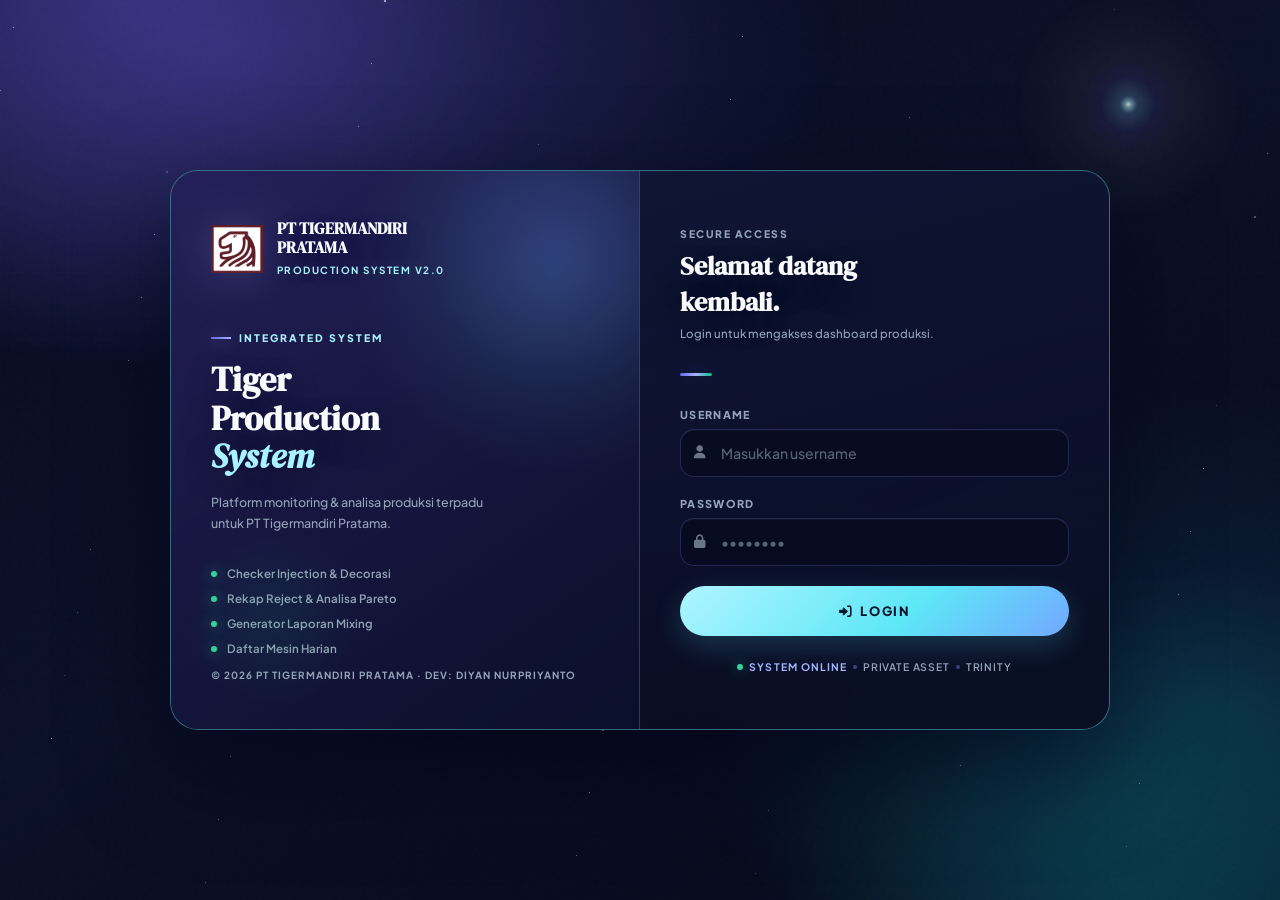
<file: index.html>
<!DOCTYPE html>
<html lang="id">
<head>
    <meta charset="UTF-8">
    <meta name="viewport" content="width=device-width, initial-scale=1.0">
    <title>Login — Tiger Production System</title>
    <link rel="manifest" href="manifest.json">
    <meta name="theme-color" content="#070B18">
    <meta name="mobile-web-app-capable" content="yes">
    <meta name="apple-mobile-web-app-capable" content="yes">
    <meta name="apple-mobile-web-app-status-bar-style" content="black-translucent">
    <meta name="apple-mobile-web-app-title" content="Tiger System">
    <link rel="apple-touch-icon" href="logo.png">
    <link href="https://fonts.googleapis.com/css2?family=DM+Serif+Display:ital@0;1&family=Plus+Jakarta+Sans:wght@400;500;600;700;800&display=swap" rel="stylesheet">
    <link href="https://cdnjs.cloudflare.com/ajax/libs/font-awesome/6.0.0/css/all.min.css" rel="stylesheet">
    <style>
        :root {
            --bg:        #0D0C1A;
            --surface:   #13122A;
            --surface-2: #1A1836;
            --border:    #2A2848;
            --border-2:  #3A3860;
            --indigo:    #6366F1;
            --indigo-2:  #818CF8;
            --indigo-dim: #4338CA;
            --text:      #EDE9FF;
            --text-muted:#8B8FAD;
            --amber:     #C2550A;
            --amber-l:   #E8874A;
            --error-bg:  #2D0F0F;
            --error-bd:  #7F1D1D;
            --error-tx:  #FCA5A5;
        }

        * { box-sizing: border-box; margin: 0; padding: 0; }

        body {
            background: var(--bg);
            font-family: 'Plus Jakarta Sans', sans-serif;
            color: var(--text);
            min-height: 100vh;
            display: flex;
            align-items: center;
            justify-content: center;
            padding: 1.5rem;
            position: relative;
            overflow: hidden;
        }

        /* Background decoration */
        body::before {
            content: '';
            position: fixed; inset: 0;
            background:
                radial-gradient(ellipse 80% 60% at 20% 10%, rgba(99,102,241,0.18) 0%, transparent 60%),
                radial-gradient(ellipse 60% 50% at 85% 85%, rgba(67,56,202,0.15) 0%, transparent 55%),
                radial-gradient(ellipse 40% 30% at 50% 50%, rgba(194,85,10,0.06) 0%, transparent 60%);
            pointer-events: none; z-index: 0;
        }

        /* Subtle grid pattern */
        body::after {
            content: '';
            position: fixed; inset: 0;
            background-image:
                linear-gradient(rgba(99,102,241,0.04) 1px, transparent 1px),
                linear-gradient(90deg, rgba(99,102,241,0.04) 1px, transparent 1px);
            background-size: 40px 40px;
            pointer-events: none; z-index: 0;
        }

        .login-wrap {
            position: relative; z-index: 1;
            display: grid;
            grid-template-columns: 1fr 1fr;
            width: 100%;
            max-width: 900px;
            min-height: 560px;
            background: var(--surface);
            border: 1px solid var(--border);
            border-radius: 20px;
            overflow: hidden;
            box-shadow: 0 32px 80px rgba(0,0,0,0.5), 0 0 0 1px rgba(99,102,241,0.1);
            animation: fadeUp 0.5s ease both;
        }

        @keyframes fadeUp { from { opacity:0; transform:translateY(20px); } to { opacity:1; transform:translateY(0); } }
        @keyframes float { 0%,100%{transform:translateY(0)} 50%{transform:translateY(-8px)} }
        @keyframes pulse { 0%,100%{opacity:1} 50%{opacity:0.4} }
        @keyframes spin { to { transform: rotate(360deg); } }
        @keyframes shake {
            10%,90%{transform:translate3d(-1px,0,0)}
            20%,80%{transform:translate3d(2px,0,0)}
            30%,50%,70%{transform:translate3d(-4px,0,0)}
            40%,60%{transform:translate3d(4px,0,0)}
        }

        /* ── LEFT PANEL ── */
        .login-left {
            background: linear-gradient(145deg, #0F0E24 0%, #151330 50%, #0F1628 100%);
            border-right: 1px solid var(--border);
            padding: 3rem 2.5rem;
            display: flex;
            flex-direction: column;
            justify-content: space-between;
            position: relative;
            overflow: hidden;
        }

        .left-deco {
            position: absolute;
            border-radius: 50%;
            pointer-events: none;
        }
        .left-deco-1 {
            width: 280px; height: 280px;
            background: radial-gradient(circle, rgba(99,102,241,0.12) 0%, transparent 70%);
            top: -60px; right: -60px;
        }
        .left-deco-2 {
            width: 180px; height: 180px;
            background: radial-gradient(circle, rgba(194,85,10,0.1) 0%, transparent 70%);
            bottom: 20px; left: 10px;
        }

        .brand-logo {
            display: flex; align-items: center; gap: 14px; margin-bottom: 2.5rem;
        }
        .brand-logo img {
            width: 52px; height: 52px; object-fit: contain;
            animation: float 3s ease-in-out infinite;
            filter: brightness(1.1);
        }
        .brand-logo-text h2 {
            font-family: 'DM Serif Display', serif;
            font-size: 1rem; color: var(--text); line-height: 1.2;
        }
        .brand-logo-text span {
            font-size: 0.62rem; font-weight: 700; letter-spacing: 0.15em;
            text-transform: uppercase; color: var(--indigo-2);
        }

        .left-hero { flex: 1; display: flex; flex-direction: column; justify-content: center; }

        .hero-eyebrow {
            font-size: 0.65rem; font-weight: 800; letter-spacing: 0.2em;
            text-transform: uppercase; color: var(--indigo-2);
            display: flex; align-items: center; gap: 8px; margin-bottom: 1rem;
        }
        .hero-eyebrow::before {
            content: ''; width: 20px; height: 2px;
            background: var(--indigo); display: inline-block;
        }

        .hero-title {
            font-family: 'DM Serif Display', serif;
            font-size: clamp(1.6rem, 3vw, 2.1rem);
            line-height: 1.15; color: var(--text);
            margin-bottom: 1rem;
        }
        .hero-title em { font-style: italic; color: var(--indigo-2); }

        .hero-desc {
            font-size: 0.78rem; color: var(--text-muted);
            line-height: 1.7; font-weight: 500;
            max-width: 300px; margin-bottom: 2rem;
        }

        .feature-list { display: flex; flex-direction: column; gap: 10px; }
        .feature-item {
            display: flex; align-items: center; gap: 10px;
            font-size: 0.72rem; color: var(--text-muted); font-weight: 600;
        }
        .feature-dot {
            width: 6px; height: 6px; border-radius: 50%;
            background: var(--indigo); flex-shrink: 0;
        }

        .left-footer {
            font-size: 0.62rem; color: rgba(139,143,173,0.5);
            font-weight: 700; letter-spacing: 0.1em; text-transform: uppercase;
        }

        /* ── RIGHT PANEL (FORM) ── */
        .login-right {
            padding: 3rem 2.5rem;
            display: flex; flex-direction: column; justify-content: center;
        }

        .form-eyebrow {
            font-size: 0.65rem; font-weight: 800; letter-spacing: 0.15em;
            text-transform: uppercase; color: var(--text-muted);
            margin-bottom: 0.5rem;
        }
        .form-title {
            font-family: 'DM Serif Display', serif;
            font-size: 1.6rem; color: var(--text);
            margin-bottom: 0.4rem;
        }
        .form-sub {
            font-size: 0.72rem; color: var(--text-muted);
            font-weight: 500; margin-bottom: 2rem;
        }

        .divider {
            width: 32px; height: 3px;
            background: linear-gradient(90deg, var(--indigo), var(--indigo-2));
            border-radius: 2px; margin-bottom: 2rem;
        }

        .field { margin-bottom: 1.25rem; }
        .field-label {
            display: block; font-size: 0.68rem; font-weight: 800;
            letter-spacing: 0.12em; text-transform: uppercase;
            color: var(--text-muted); margin-bottom: 8px;
        }
        .field-wrap { position: relative; }
        .field-wrap i {
            position: absolute; left: 14px; top: 50%;
            transform: translateY(-50%);
            color: var(--border-2); font-size: 0.82rem;
            pointer-events: none; transition: color 0.2s;
        }
        .field-wrap input {
            width: 100%; height: 48px;
            padding: 0 14px 0 40px;
            background: var(--surface-2);
            border: 1.5px solid var(--border);
            border-radius: 10px;
            font-family: 'Plus Jakarta Sans', sans-serif;
            font-size: 0.88rem; font-weight: 500;
            color: var(--text); outline: none;
            transition: all 0.2s;
        }
        .field-wrap input::placeholder { color: rgba(139,143,173,0.5); }
        .field-wrap input:focus {
            border-color: var(--indigo);
            background: #1E1C38;
            box-shadow: 0 0 0 3px rgba(99,102,241,0.15);
        }
        .field-wrap input:focus + i,
        .field-wrap:focus-within i { color: var(--indigo-2); }

        /* icon before input trick — icon is before input in DOM actually reversed */
        .field-wrap { display: flex; flex-direction: row; align-items: center; position: relative; }
        .field-wrap input { order: 1; }
        .field-wrap i { order: 0; position: absolute; left: 14px; z-index: 1; }

        .error-box {
            display: none;
            background: var(--error-bg); border: 1px solid var(--error-bd);
            border-radius: 8px; padding: 10px 14px;
            margin-bottom: 1.25rem;
            font-size: 0.75rem; font-weight: 700;
            color: var(--error-tx);
            display: flex; align-items: center; gap: 8px;
        }
        .error-box.hidden { display: none; }

        .btn-login {
            width: 100%; height: 50px;
            background: var(--indigo);
            color: white; border: none;
            border-radius: 10px;
            font-family: 'Plus Jakarta Sans', sans-serif;
            font-size: 0.8rem; font-weight: 800;
            letter-spacing: 0.12em; text-transform: uppercase;
            cursor: pointer;
            transition: all 0.25s;
            display: flex; align-items: center; justify-content: center; gap: 8px;
            position: relative; overflow: hidden;
        }
        .btn-login::before {
            content: '';
            position: absolute; inset: 0;
            background: linear-gradient(135deg, rgba(255,255,255,0.08) 0%, transparent 60%);
        }
        .btn-login:hover {
            background: var(--indigo-dim);
            transform: translateY(-1px);
            box-shadow: 0 8px 24px rgba(99,102,241,0.35);
        }
        .btn-login:active { transform: translateY(0); }
        .btn-login.loading .btn-text { opacity: 0; }
        .btn-login .spinner {
            display: none; width: 16px; height: 16px;
            border: 2px solid rgba(255,255,255,0.3);
            border-top-color: white; border-radius: 50%;
            position: absolute; animation: spin 0.7s linear infinite;
        }
        .btn-login.loading .spinner { display: block; }

        .shake { animation: shake 0.4s cubic-bezier(.36,.07,.19,.97) both; }

        .form-footer {
            margin-top: 1.5rem; display: flex; justify-content: center;
            align-items: center; gap: 6px;
        }
        .form-footer .dot { width: 4px; height: 4px; border-radius: 50%; background: var(--border-2); }
        .form-footer span {
            font-size: 0.65rem; font-weight: 600;
            letter-spacing: 0.08em; text-transform: uppercase;
            color: rgba(139,143,173,0.5);
        }

        .online-indicator {
            display: flex; align-items: center; gap: 6px;
            font-size: 0.65rem; font-weight: 700;
            letter-spacing: 0.1em; text-transform: uppercase;
            color: #4ade80;
        }
        .pulse-dot { width: 6px; height: 6px; border-radius: 50%; background: #4ade80; animation: pulse 2s infinite; }

        /* Responsive */
        @media (max-width: 640px) {
            .login-wrap { grid-template-columns: 1fr; min-height: auto; border-radius: 14px; }
            .login-left { display: none; }
            .login-right { padding: 2rem 1.5rem; }
        }
    
        /* ═══════════════════════════════════════════
           DARK INDIGO PREMIUM LOGIN — UNIFIED SKIN
           Seragam dengan dashboard & production tools.
           CSS-only polish, login logic untouched.
        ═══════════════════════════════════════════ */
        :root {
            --bg: #070B18;
            --surface: rgba(15, 23, 42, 0.88);
            --surface-2: rgba(2, 6, 23, 0.38);
            --border: rgba(129, 140, 248, 0.20);
            --border-2: rgba(129, 140, 248, 0.34);
            --indigo: #6366F1;
            --indigo-2: #A5B4FC;
            --indigo-dim: #4338CA;
            --text: #F8FAFC;
            --text-muted: #94A3B8;
            --amber: #6366F1;
            --amber-l: #A5B4FC;
            --error-bg: rgba(248, 113, 113, 0.14);
            --error-bd: rgba(248, 113, 113, 0.32);
            --error-tx: #FCA5A5;
        }

        html { background: #070B18; }

        body {
            background:
                radial-gradient(ellipse 70% 52% at 12% 0%, rgba(99,102,241,0.24), transparent 58%),
                radial-gradient(ellipse 60% 46% at 88% 92%, rgba(16,185,129,0.10), transparent 56%),
                linear-gradient(180deg, #070B18 0%, #0B1024 48%, #070B18 100%) !important;
        }

        body::before {
            background:
                radial-gradient(ellipse 80% 60% at 18% 6%, rgba(99,102,241,0.23) 0%, transparent 60%),
                radial-gradient(ellipse 60% 50% at 88% 88%, rgba(16,185,129,0.10) 0%, transparent 55%),
                radial-gradient(ellipse 42% 30% at 50% 50%, rgba(196,181,253,0.06) 0%, transparent 60%) !important;
        }

        body::after {
            background-image: url("data:image/svg+xml,%3Csvg viewBox='0 0 256 256' xmlns='http://www.w3.org/2000/svg'%3E%3Cfilter id='noise'%3E%3CfeTurbulence type='fractalNoise' baseFrequency='0.85' numOctaves='4' stitchTiles='stitch'/%3E%3C/filter%3E%3Crect width='100%25' height='100%25' filter='url(%23noise)' opacity='0.08'/%3E%3C/svg%3E") !important;
            background-size: auto !important;
            opacity: 0.22;
        }

        .login-wrap {
            max-width: 940px;
            min-height: 560px;
            background: linear-gradient(145deg, rgba(15,23,42,0.90), rgba(11,16,36,0.78)) !important;
            border: 1px solid rgba(129,140,248,0.20) !important;
            border-radius: 28px !important;
            box-shadow:
                0 30px 90px rgba(2,6,23,0.46),
                0 0 34px rgba(99,102,241,0.12),
                inset 0 1px 0 rgba(255,255,255,0.05) !important;
            backdrop-filter: blur(18px);
            -webkit-backdrop-filter: blur(18px);
            isolation: isolate;
        }

        .login-wrap::before {
            content: '';
            position: absolute;
            inset: -1px;
            pointer-events: none;
            background:
                radial-gradient(circle at 14% 0%, rgba(99,102,241,0.18), transparent 32%),
                radial-gradient(circle at 92% 112%, rgba(16,185,129,0.08), transparent 35%);
            z-index: 0;
        }

        .login-left,
        .login-right {
            position: relative;
            z-index: 1;
        }

        .login-left {
            background: linear-gradient(145deg, rgba(5,8,22,0.72), rgba(15,23,42,0.82), rgba(11,16,36,0.78)) !important;
            border-right: 1px solid rgba(129,140,248,0.18) !important;
        }

        .left-deco-1 { background: radial-gradient(circle, rgba(99,102,241,0.18) 0%, transparent 70%) !important; }
        .left-deco-2 { background: radial-gradient(circle, rgba(16,185,129,0.10) 0%, transparent 70%) !important; }

        .brand-logo img {
            filter: drop-shadow(0 0 20px rgba(165,180,252,0.20)) brightness(1.08);
        }

        .brand-logo-text h2,
        .hero-title,
        .form-title {
            color: #F8FAFC !important;
            text-shadow: 0 12px 34px rgba(0,0,0,0.28);
        }

        .brand-logo-text span,
        .hero-eyebrow,
        .hero-title em,
        .online-indicator {
            color: #A5B4FC !important;
        }

        .hero-eyebrow::before {
            background: linear-gradient(90deg, #6366F1, #A5B4FC) !important;
            box-shadow: 0 0 16px rgba(165,180,252,0.55);
        }

        .hero-desc,
        .feature-item,
        .form-eyebrow,
        .form-sub,
        .field-label,
        .form-footer span,
        .left-footer {
            color: #94A3B8 !important;
        }

        .feature-dot,
        .pulse-dot {
            background: #34D399 !important;
            box-shadow: 0 0 14px rgba(52,211,153,0.70);
        }

        .divider {
            background: linear-gradient(90deg, #6366F1, #A5B4FC, #10B981) !important;
            box-shadow: 0 0 18px rgba(99,102,241,0.26);
        }

        .field-wrap input {
            background: rgba(2,6,23,0.38) !important;
            border: 1.5px solid rgba(129,140,248,0.22) !important;
            color: #E2E8F0 !important;
            border-radius: 14px !important;
            box-shadow: inset 0 1px 0 rgba(255,255,255,0.04);
            caret-color: #C7D2FE;
        }

        .field-wrap input::placeholder { color: rgba(148,163,184,0.58) !important; }

        .field-wrap input:focus {
            border-color: #A5B4FC !important;
            background: rgba(15,23,42,0.76) !important;
            box-shadow: 0 0 0 3px rgba(99,102,241,0.22), 0 0 24px rgba(99,102,241,0.18) !important;
        }

        .field-wrap i { color: rgba(148,163,184,0.70) !important; }
        .field-wrap:focus-within i { color: #A5B4FC !important; }

        .error-box {
            background: rgba(248,113,113,0.14) !important;
            border: 1px solid rgba(248,113,113,0.32) !important;
            color: #FCA5A5 !important;
            border-radius: 14px !important;
        }

        .btn-login {
            background: linear-gradient(135deg, #6366F1, #818CF8) !important;
            border-radius: 999px !important;
            box-shadow: 0 14px 34px rgba(99,102,241,0.30);
        }

        .btn-login:hover {
            background: linear-gradient(135deg, #4338CA, #6366F1) !important;
            box-shadow: 0 18px 44px rgba(99,102,241,0.36) !important;
        }

        .form-footer .dot { background: rgba(129,140,248,0.42) !important; }

        @media (max-width: 640px) {
            body {
                padding: 1rem;
                align-items: center;
                overflow-y: auto;
            }

            .login-wrap {
                width: 100%;
                border-radius: 24px !important;
                min-height: auto;
            }

            .login-right {
                padding: 2rem 1.35rem !important;
            }

            .form-title { font-size: 1.45rem; }

            .form-footer {
                flex-wrap: wrap;
                line-height: 1.8;
            }
        }

    </style>
<link rel="stylesheet" href="space-theme.css">
<script src="space-scene.js" defer></script>
</head>
<body>

<div class="login-wrap" id="loginWrap">

    <!-- LEFT: Branding -->
    <div class="login-left">
        <div class="left-deco left-deco-1"></div>
        <div class="left-deco left-deco-2"></div>

        <div class="brand-logo">
            <img src="logo3.png" alt="Tiger Logo" onerror="this.style.display='none'">
            <div class="brand-logo-text">
                <h2>PT TIGERMANDIRI<br>PRATAMA</h2>
                <span>Production System V2.0</span>
            </div>
        </div>

        <div class="left-hero">
            <div class="hero-eyebrow">Integrated System</div>
            <h1 class="hero-title">Tiger<br>Production<br><em>System</em></h1>
            <p class="hero-desc">Platform monitoring & analisa produksi terpadu untuk PT Tigermandiri Pratama.</p>
            <div class="feature-list">
                <div class="feature-item"><div class="feature-dot"></div> Checker Injection & Decorasi</div>
                <div class="feature-item"><div class="feature-dot"></div> Rekap Reject & Analisa Pareto</div>
                <div class="feature-item"><div class="feature-dot"></div> Generator Laporan Mixing</div>
                <div class="feature-item"><div class="feature-dot"></div> Daftar Mesin Harian</div>
            </div>
        </div>

        <div class="left-footer">© 2026 PT Tigermandiri Pratama · Dev: Diyan Nurpriyanto</div>
    </div>

    <!-- RIGHT: Form -->
    <div class="login-right">
        <div class="form-eyebrow">Secure Access</div>
        <h2 class="form-title">Selamat datang<br>kembali.</h2>
        <p class="form-sub">Login untuk mengakses dashboard produksi.</p>
        <div class="divider"></div>

        <div class="error-box hidden" id="errorBox">
            <i class="fas fa-triangle-exclamation"></i>
            <span>Username atau password salah. Coba lagi.</span>
        </div>

        <div class="field">
            <label class="field-label" for="username">Username</label>
            <div class="field-wrap">
                <input type="text" id="username" placeholder="Masukkan username" autocomplete="off">
                <i class="fas fa-user"></i>
            </div>
        </div>

        <div class="field">
            <label class="field-label" for="password">Password</label>
            <div class="field-wrap">
                <input type="password" id="password" placeholder="••••••••" autocomplete="new-password" data-lpignore="true" data-form-type="other">
                <i class="fas fa-lock"></i>
            </div>
        </div>

        <button class="btn-login" id="btnLogin" onclick="checkLogin()">
            <div class="spinner"></div>
            <span class="btn-text"><i class="fas fa-sign-in-alt"></i>&nbsp; Login</span>
        </button>

        <div class="form-footer">
            <div class="online-indicator"><div class="pulse-dot"></div> System Online</div>
            <div class="dot"></div>
            <span>Private Asset</span>
            <div class="dot"></div>
            <span>Trinity</span>
        </div>
    </div>

</div>

<script>
    const VALID_USERNAME = 'dyansg8';
    const VALID_PASSWORD = 'belahanjiwaku1';

    // Kalau udah login, langsung ke dashboard
    if (sessionStorage.getItem('isLoggedIn') === 'true') {
        window.location.replace('dashboard.html');
    }

    function checkLogin() {
        const userIn  = document.getElementById('username').value.trim();
        const passIn  = document.getElementById('password').value;
        const errorBox = document.getElementById('errorBox');
        const btn      = document.getElementById('btnLogin');
        const wrap     = document.getElementById('loginWrap');

        if (!userIn || !passIn) {
            errorBox.querySelector('span').textContent = 'Username dan password wajib diisi.';
            errorBox.classList.remove('hidden');
            return;
        }

        // Loading state
        btn.classList.add('loading');
        btn.disabled = true;
        errorBox.classList.add('hidden');

        setTimeout(() => {
            if (userIn === VALID_USERNAME && passIn === VALID_PASSWORD) {
                sessionStorage.setItem('isLoggedIn', 'true');
                // Smooth fade out lalu redirect
                document.body.style.transition = 'opacity 0.35s ease';
                document.body.style.opacity = '0';
                setTimeout(() => window.location.replace('dashboard.html'), 350);
            } else {
                btn.classList.remove('loading');
                btn.disabled = false;
                errorBox.querySelector('span').textContent = 'Username atau password salah. Coba lagi.';
                errorBox.classList.remove('hidden');
                wrap.classList.remove('shake');
                void wrap.offsetWidth;
                wrap.classList.add('shake');
                document.getElementById('password').value = '';
                document.getElementById('password').focus();
            }
        }, 600);
    }

    document.addEventListener('DOMContentLoaded', () => {
        document.getElementById('password').addEventListener('keypress', e => { if(e.key === 'Enter') checkLogin(); });
        document.getElementById('username').addEventListener('keypress', e => { if(e.key === 'Enter') document.getElementById('password').focus(); });
    });

    // Register Service Worker
    if ('serviceWorker' in navigator) {
        window.addEventListener('load', () => {
            navigator.serviceWorker.register('./sw.js')
                .then(reg => console.log('[PWA] SW registered:', reg.scope))
                .catch(err => console.warn('[PWA] SW failed:', err));
        });
    }
</script>
</body>
</html>
</file>
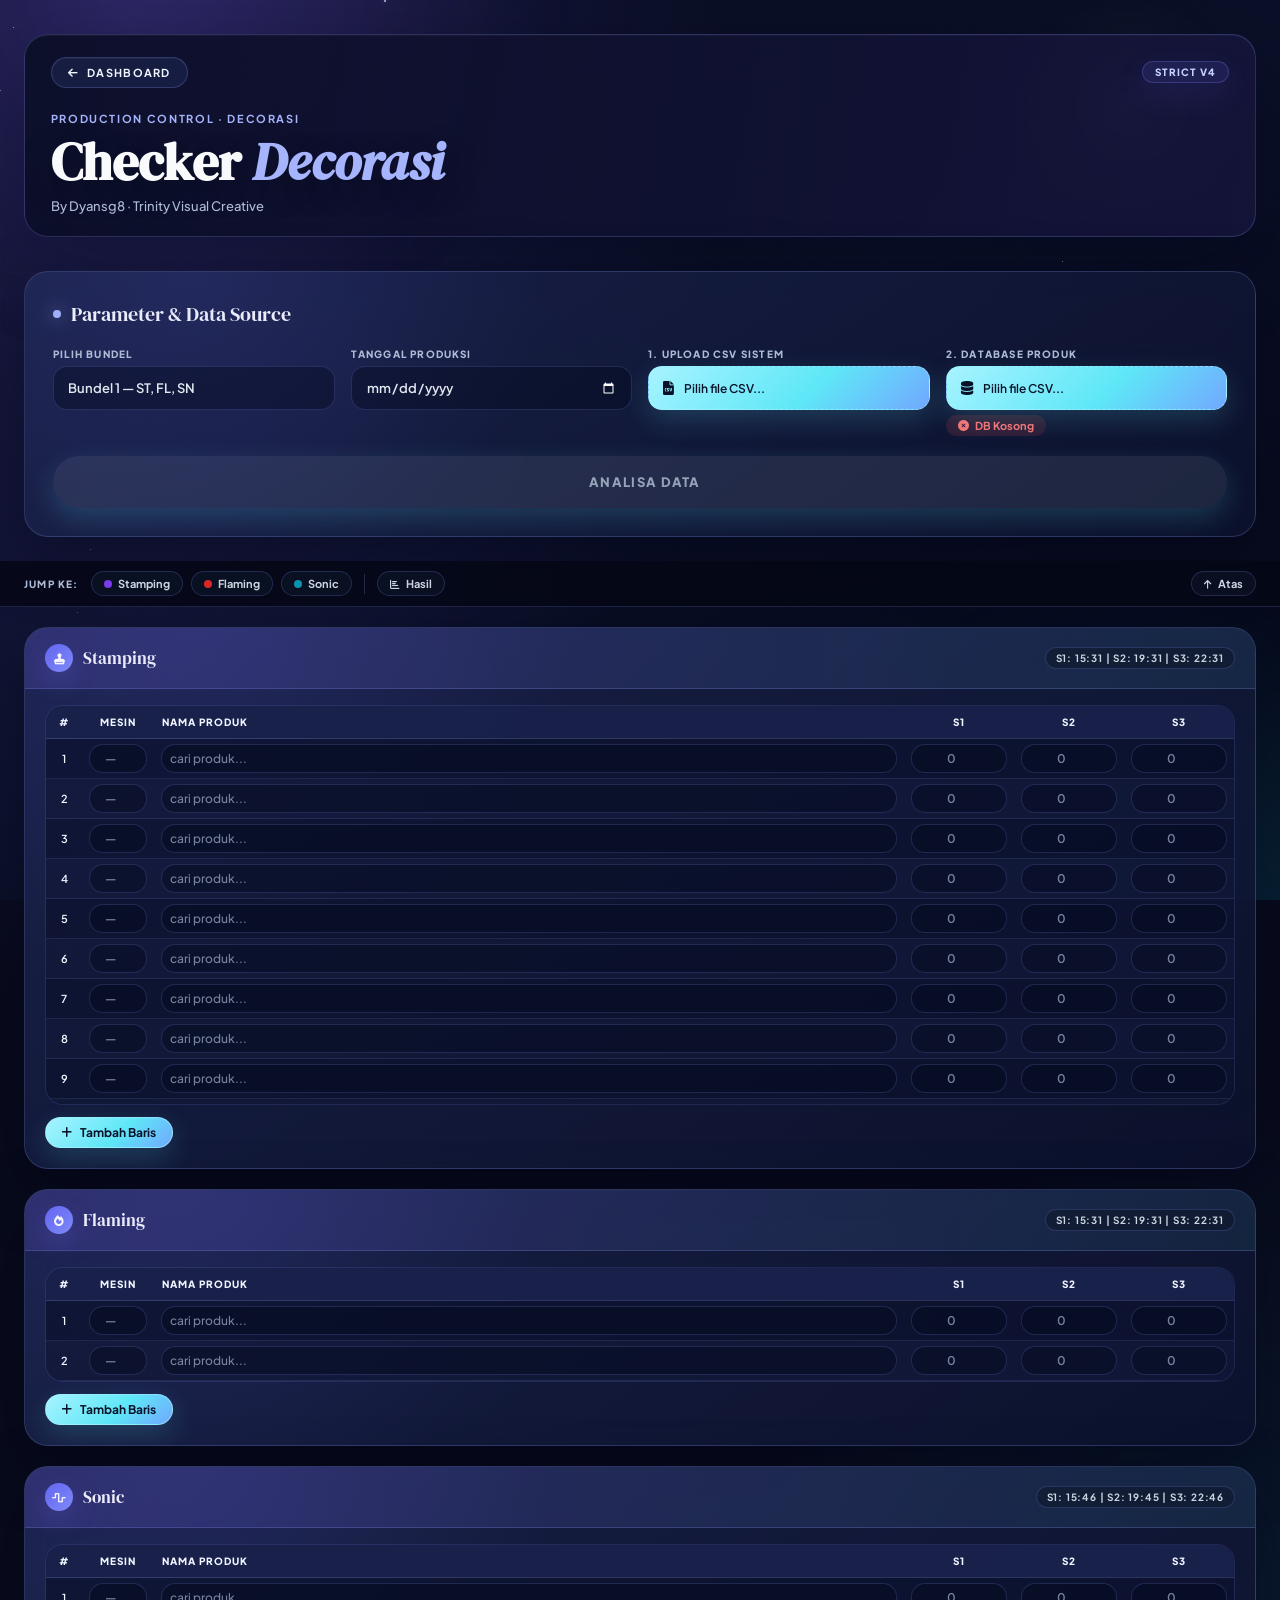
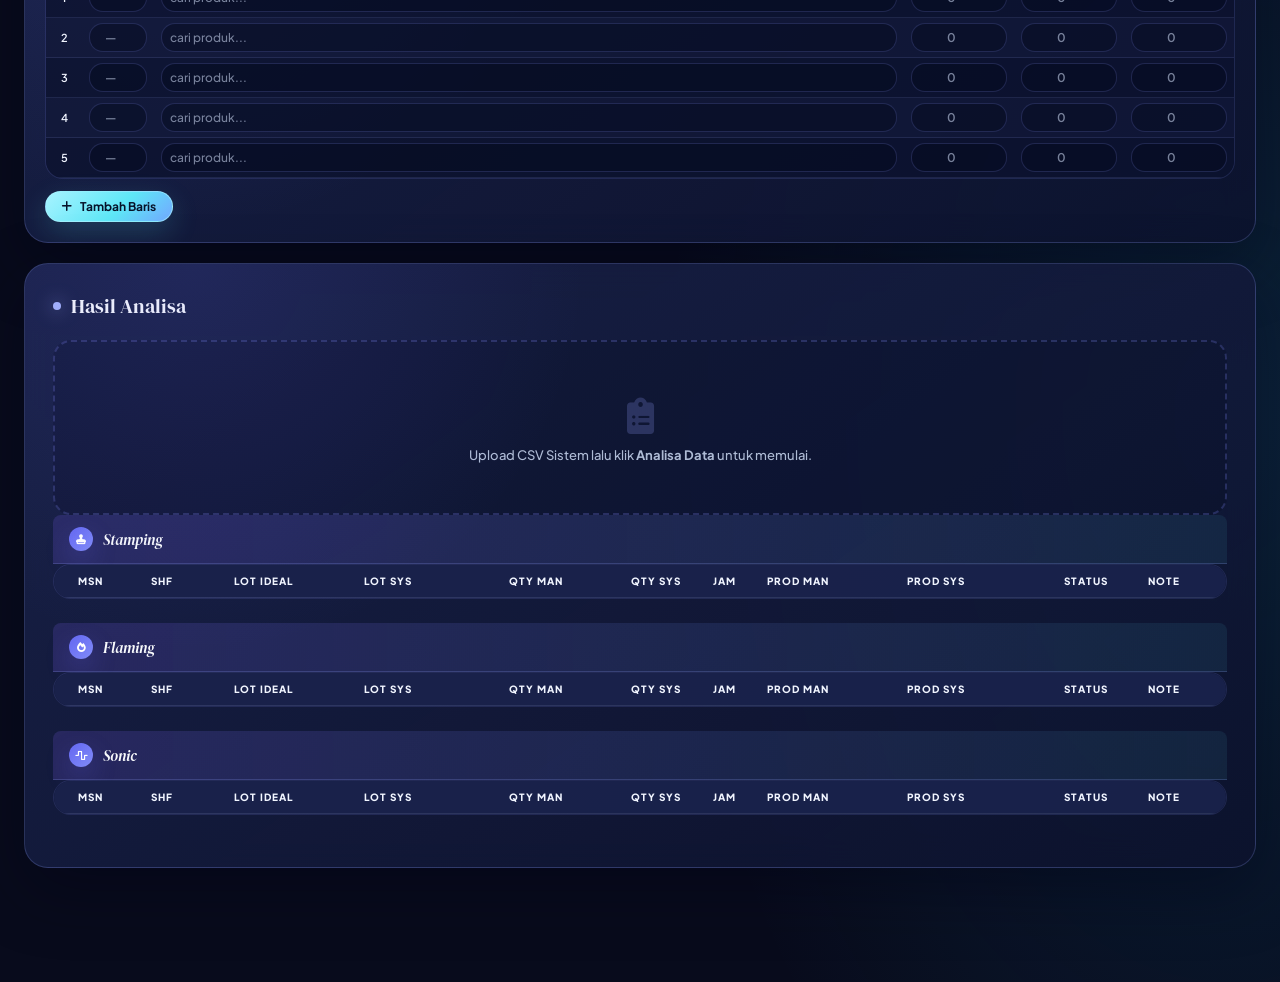
<file: cekfinacdecorasi.html>
<!DOCTYPE html>
<html lang="id">
<head>
    <meta charset="UTF-8">
    <meta name="viewport" content="width=device-width, initial-scale=1.0">
    <title>Checker Decorasi — Trinity (Dark Mode)</title>
    <link rel="preconnect" href="https://fonts.googleapis.com">
    <link href="https://fonts.googleapis.com/css2?family=DM+Serif+Display:ital@0;1&family=Plus+Jakarta+Sans:wght@400;500;600;700;800&display=swap" rel="stylesheet">
    <link href="https://cdnjs.cloudflare.com/ajax/libs/font-awesome/6.0.0/css/all.min.css" rel="stylesheet">
    <style>
        :root {
            /* Dark Mode Indigo Palette */
            --bg-main: #0B0F19;       /* Deepest Indigo/Navy */
            --surface: #151C2C;       /* Card background */
            --bg-sec: #1C2438;        /* Header background */
            --border-color: #2D3748;  /* Subtle borders */
            --text-muted: #94A3B8;    /* Slate 400 */
            --text-main: #E2E8F0;     /* Slate 200 */
            --heading-main: #FFFFFF;  /* White */
            --accent: #6366F1;        /* Indigo 500 */
            --accent-pale: rgba(99, 102, 241, 0.15); /* Pale Indigo */
            --success: #10B981;       /* Emerald 500 */
            --success-light: rgba(16, 185, 129, 0.15);
            --danger: #EF4444;        /* Red 500 */
            --danger-light: rgba(239, 68, 68, 0.15);
            --accent-text: #0B0F19;   /* Text on bright backgrounds */
            --slate: #CBD5E1;
            --nav-bg: rgba(11, 15, 25, 0.92);
        }
        * { box-sizing: border-box; margin: 0; padding: 0; }

        /* Global Scrollbar for Dark Mode */
        ::-webkit-scrollbar { width: 8px; height: 8px; }
        ::-webkit-scrollbar-track { background: var(--bg-main); }
        ::-webkit-scrollbar-thumb { background: var(--border-color); border-radius: 4px; }
        ::-webkit-scrollbar-thumb:hover { background: var(--text-muted); }

        body {
            background: var(--bg-main);
            font-family: 'Plus Jakarta Sans', sans-serif;
            color: var(--text-main);
            min-height: 100vh;
            background-image:
                radial-gradient(ellipse at 20% 0%, rgba(99, 102, 241, 0.12) 0%, transparent 50%),
                radial-gradient(ellipse at 80% 100%, rgba(16, 185, 129, 0.08) 0%, transparent 50%);
        }
        body::before {
            content: '';
            position: fixed; inset: 0;
            background-image: url("data:image/svg+xml,%3Csvg viewBox='0 0 512 512' xmlns='http://www.w3.org/2000/svg'%3E%3Cfilter id='n'%3E%3CfeTurbulence type='fractalNoise' baseFrequency='0.75' numOctaves='4' stitchTiles='stitch'/%3E%3C/filter%3E%3Crect width='100%25' height='100%25' filter='url(%23n)' opacity='0.03'/%3E%3C/svg%3E");
            pointer-events: none; z-index: 0; opacity: 0.4;
        }

        .layout { position: relative; z-index: 1; max-width: 1280px; margin: 0 auto; padding: 40px 24px 80px; }

        /* HEADER */
        .site-header { display: flex; align-items: flex-start; justify-content: space-between; margin-bottom: 48px; gap: 20px; }
        .back-btn {
            display: inline-flex; align-items: center; gap: 8px;
            font-size: 11px; font-weight: 700; letter-spacing: 0.12em; text-transform: uppercase;
            color: var(--text-muted); text-decoration: none;
            border: 1.5px solid var(--border-color); padding: 8px 16px; border-radius: 4px;
            background: var(--surface); transition: all 0.2s; margin-bottom: 24px;
        }
        .back-btn:hover { border-color: var(--accent); color: var(--accent); }
        .app-eyebrow { font-size: 11px; font-weight: 700; letter-spacing: 0.15em; text-transform: uppercase; color: var(--accent); margin-bottom: 10px; }
        .app-title { font-family: 'DM Serif Display', serif; font-size: clamp(32px, 5vw, 52px); line-height: 1.05; color: var(--heading-main); margin-bottom: 8px; }
        .app-title em { font-style: italic; color: var(--accent); }
        .app-subtitle { font-size: 13px; color: var(--text-muted); font-weight: 500; }
        .version-badge { background: var(--heading-main); color: var(--accent-text); font-size: 10px; font-weight: 800; letter-spacing: 0.1em; padding: 4px 12px; border-radius: 100px; text-transform: uppercase; align-self: flex-start; margin-top: 4px; }

        /* CARDS */
        .card { background: var(--surface); border: 1.5px solid var(--border-color); border-radius: 12px; padding: 28px; margin-bottom: 24px; box-shadow: 0 4px 24px rgba(0,0,0,0.25); animation: fadeUp 0.4s ease both; }
        .card-title { font-family: 'DM Serif Display', serif; font-size: 20px; color: var(--heading-main); margin-bottom: 20px; display: flex; align-items: center; gap: 10px; }
        .card-title .dot { width: 8px; height: 8px; border-radius: 50%; background: var(--accent); flex-shrink: 0; }

        /* CONTROLS */
        .controls-grid { display: grid; grid-template-columns: repeat(auto-fit, minmax(200px, 1fr)); gap: 16px; margin-bottom: 20px; }
        .field-label { font-size: 10px; font-weight: 800; letter-spacing: 0.12em; text-transform: uppercase; color: var(--text-muted); margin-bottom: 6px; }
        .field-input {
            width: 100%; height: 44px; padding: 0 14px;
            border: 1.5px solid var(--border-color); border-radius: 8px;
            background: var(--bg-main); font-family: 'Plus Jakarta Sans', sans-serif;
            font-size: 13px; font-weight: 600; color: var(--text-main); transition: all 0.2s; appearance: none;
        }
        .field-input:focus { outline: none; border-color: var(--accent); background: var(--surface); box-shadow: 0 0 0 3px rgba(99, 102, 241, 0.25); }

        /* Bundle selector styling */
        select.field-input { cursor: pointer; }
        select.field-input option { background: var(--surface); color: var(--text-main); }

        .file-wrap { position: relative; }
        .file-input { position: absolute; inset: 0; opacity: 0; cursor: pointer; width: 100%; height: 100%; }
        .file-btn {
            display: flex; align-items: center; gap: 10px; height: 44px; padding: 0 14px;
            border: 1.5px dashed var(--border-color); border-radius: 8px; background: var(--bg-main);
            font-size: 12px; font-weight: 600; color: var(--text-muted); cursor: pointer; transition: all 0.2s; overflow: hidden;
        }
        .file-btn:hover { border-color: var(--accent); color: var(--accent); background: var(--accent-pale); }
        .file-name { font-size: 11px; color: var(--success); font-weight: 700; margin-top: 5px; }
        .db-badge { display: inline-flex; align-items: center; gap: 6px; font-size: 11px; font-weight: 700; padding: 4px 12px; border-radius: 100px; margin-top: 5px; }
        .db-badge.empty { background: var(--danger-light); color: var(--danger); }
        .db-badge.ready { background: var(--success-light); color: var(--success); }

        /* CTA */
        .cta-btn {
            width: 100%; height: 52px; background: var(--heading-main); color: var(--accent-text);
            font-family: 'Plus Jakarta Sans', sans-serif; font-weight: 800; font-size: 13px;
            letter-spacing: 0.1em; text-transform: uppercase; border: none; border-radius: 10px;
            cursor: pointer; transition: all 0.25s; display: flex; align-items: center; justify-content: center; gap: 10px;
        }
        .cta-btn:hover:not(:disabled) { background: var(--accent); color: white; transform: translateY(-1px); box-shadow: 0 8px 24px rgba(99, 102, 241, 0.4); }
        .cta-btn:disabled { background: var(--border-color); color: var(--text-muted); cursor: not-allowed; }

        /* WC SECTION CARDS */
        .wc-card { background: var(--surface); border: 1.5px solid var(--border-color); border-radius: 12px; margin-bottom: 20px; overflow: hidden; box-shadow: 0 4px 16px rgba(0,0,0,0.3); }
        .wc-header {
            display: flex; align-items: center; justify-content: space-between;
            padding: 16px 20px; background: var(--bg-sec); border-bottom: 1.5px solid var(--border-color);
        }
        .wc-title { font-family: 'DM Serif Display', serif; font-size: 17px; color: var(--heading-main); display: flex; align-items: center; gap: 10px; }
        .wc-icon { width: 28px; height: 28px; border-radius: 50%; background: var(--accent); color: white; display: flex; align-items: center; justify-content: center; font-size: 11px; }
        .shift-info { font-size: 10px; font-weight: 700; letter-spacing: 0.08em; color: var(--text-muted); background: var(--surface); border: 1.5px solid var(--border-color); padding: 4px 10px; border-radius: 100px; }
        .wc-body { padding: 16px 20px 20px; }

        /* TABLES */
        .table-scroll { overflow: auto; max-height: 400px; border: 1.5px solid var(--border-color); border-radius: 10px; }
        table { width: 100%; border-collapse: collapse; }
        thead th {
            background: var(--bg-sec); font-size: 10px; font-weight: 800; letter-spacing: 0.1em;
            text-transform: uppercase; color: var(--text-muted); padding: 10px 8px;
            border-bottom: 1.5px solid var(--border-color); position: sticky; top: 0; z-index: 10; text-align: center;
        }
        thead th.left { text-align: left; }
        tbody tr { transition: background 0.15s; }
        tbody td { padding: 5px 7px; border-bottom: 1px solid var(--border-color); background: var(--surface); }

        td input[type="number"], td input[type="text"] {
            width: 100%; padding: 6px 8px;
            background: var(--bg-main); border: 1.5px solid transparent; border-radius: 6px;
            font-family: 'Plus Jakarta Sans', sans-serif; font-size: 12px; font-weight: 600;
            color: var(--text-main); text-align: center; transition: all 0.2s;
        }
        td input[type="text"] { text-align: left; font-weight: 500; }
        td input:focus { outline: none; border-color: var(--accent); background: var(--surface); box-shadow: 0 0 0 3px rgba(99, 102, 241, 0.25); }
        .row-num { font-size: 11px; color: var(--text-muted); text-align: center; font-weight: 600; }

        .add-row-btn {
            margin-top: 12px; display: inline-flex; align-items: center; gap: 8px;
            font-size: 12px; font-weight: 700; color: var(--accent); border: 1.5px solid var(--accent);
            background: transparent; padding: 7px 16px; border-radius: 8px; cursor: pointer;
            transition: all 0.2s; font-family: 'Plus Jakarta Sans', sans-serif;
        }
        .add-row-btn:hover { background: var(--accent); color: white; }

        /* RESULT SECTION */
        .result-empty { padding: 50px 20px; text-align: center; color: var(--text-muted); border: 2px dashed var(--border-color); border-radius: 10px; }
        .result-empty .big-icon { font-size: 36px; color: var(--border-color); margin-bottom: 10px; }
        .result-empty p { font-size: 13px; font-weight: 500; }

        .result-wc-header {
            display: flex; align-items: center; gap: 10px; padding: 12px 16px;
            background: #111622; border-bottom: 1px solid var(--border-color); border-radius: 8px 8px 0 0;
        }
        .result-wc-title { font-family: 'DM Serif Display', serif; font-style: italic; font-size: 15px; color: var(--heading-main); }

        .result-table-wrap { overflow: auto; max-height: 500px; border: 1.5px solid var(--border-color); border-radius: 0 0 10px 10px; margin-bottom: 24px; }
        .result-table-wrap thead th { background: rgba(255, 255, 255, 0.03); color: var(--text-muted); font-size: 10px; }

        /* Row colors - Dark Mode Optimized */
        tr.row-green { background: rgba(16, 185, 129, 0.06); }
        tr.row-red   { background: rgba(239, 68, 68, 0.08); }
        tr.row-yellow{ background: rgba(245, 158, 11, 0.08); }

        /* Badges - Dark Mode Optimized */
        .badge { display: inline-flex; align-items: center; justify-content: center; gap: 4px; padding: 4px 10px; border-radius: 100px; font-size: 10px; font-weight: 800; letter-spacing: 0.07em; white-space: nowrap; }
        .badge-match   { background: rgba(16, 185, 129, 0.2); color: #6EE7B7; }
        .badge-warning { background: rgba(245, 158, 11, 0.2); color: #FCD34D; }
        .badge-error   { background: rgba(239, 68, 68, 0.2); color: #FCA5A5; }

        .lot-mono { font-family: 'DM Serif Display', serif; font-style: italic; font-size: 11px; color: var(--slate); }
        .qty-cell { font-weight: 700; text-align: right; }
        .time-cell { font-size: 11px; color: var(--text-muted); text-align: center; }
        .note-cell { font-size: 11px; color: var(--text-muted); font-style: italic; }

        /* Bundle tabs */
        .bundle-tabs { display: flex; gap: 8px; margin-bottom: 24px; }
        .bundle-tab {
            flex: 1; padding: 10px 16px; border: 1.5px solid var(--border-color); border-radius: 8px;
            background: var(--surface); font-family: 'Plus Jakarta Sans', sans-serif; font-size: 12px; font-weight: 700;
            color: var(--text-muted); cursor: pointer; transition: all 0.2s; text-align: center;
        }
        .bundle-tab.active { background: var(--accent); color: white; border-color: var(--accent); }
        .bundle-tab:not(.active):hover { border-color: var(--accent); color: var(--accent); }

        /* WC color accents per type */
        .wc-stamping  .wc-icon { background: #7C3AED; }
        .wc-flaming   .wc-icon { background: #DC2626; }
        .wc-sonic     .wc-icon { background: #0891B2; }
        .wc-assembling .wc-icon { background: #059669; }
        .wc-pinning   .wc-icon { background: #D97706; }
        .wc-printing  .wc-icon { background: #DB2777; }

        /* SUGGESTION */
        #suggestionBox { border: 1.5px solid var(--border-color); border-radius: 10px; box-shadow: 0 20px 60px rgba(0,0,0,0.5); overflow: hidden; }
        #suggestionBox li { padding: 10px 16px; font-size: 12px; font-weight: 500; color: var(--text-main); cursor: pointer; border-bottom: 1px solid var(--border-color); transition: all 0.15s; list-style: none; }
        #suggestionBox li:hover { background: var(--accent); color: white; }
        #suggestionBox::-webkit-scrollbar { width: 6px; }
        #suggestionBox::-webkit-scrollbar-track { background: var(--bg-main); }
        #suggestionBox::-webkit-scrollbar-thumb { background: var(--border-color); border-radius: 4px; }

        .hidden { display: none !important; }

        @keyframes fadeUp { from { opacity: 0; transform: translateY(16px); } to { opacity: 1; transform: translateY(0); } }
        .wc-card { animation: fadeUp 0.35s ease both; }

        /* STICKY WC NAV */
        #wcNav {
            position: sticky; top: 0; z-index: 100;
            background: var(--nav-bg); backdrop-filter: blur(12px); -webkit-backdrop-filter: blur(12px);
            border-bottom: 1.5px solid var(--border-color);
            padding: 10px 24px; margin: 0 -24px 20px;
            display: none; gap: 8px; flex-wrap: wrap; align-items: center;
        }
        #wcNav.visible { display: flex; }
        .wcnav-label {
            font-size: 10px; font-weight: 800; letter-spacing: 0.12em;
            text-transform: uppercase; color: var(--text-muted); margin-right: 4px; flex-shrink: 0;
        }
        .wcnav-btn {
            display: inline-flex; align-items: center; gap: 6px;
            padding: 5px 12px; border-radius: 100px;
            border: 1.5px solid var(--border-color); background: var(--surface);
            font-family: 'Plus Jakarta Sans', sans-serif; font-size: 11px; font-weight: 700;
            color: var(--text-muted); cursor: pointer; transition: all 0.2s; white-space: nowrap;
        }
        .wcnav-btn:hover { border-color: var(--accent); color: var(--accent); }
        .wcnav-btn .wcnav-dot { width: 8px; height: 8px; border-radius: 50%; flex-shrink: 0; }
        .wcnav-btn.wc-stamping-nav  .wcnav-dot { background: #7C3AED; }
        .wcnav-btn.wc-flaming-nav   .wcnav-dot { background: #DC2626; }
        .wcnav-btn.wc-sonic-nav     .wcnav-dot { background: #0891B2; }
        .wcnav-btn.wc-assembling-nav .wcnav-dot { background: #059669; }
        .wcnav-btn.wc-pinning-nav   .wcnav-dot { background: #D97706; }
        .wcnav-btn.wc-printing-nav  .wcnav-dot { background: #DB2777; }
        .wcnav-divider { width: 1px; height: 20px; background: var(--border-color); margin: 0 4px; flex-shrink: 0; }
        .wcnav-scroll-top {
            margin-left: auto; display: inline-flex; align-items: center; gap: 6px;
            padding: 5px 12px; border-radius: 100px;
            border: 1.5px solid var(--border-color); background: var(--surface);
            font-family: 'Plus Jakarta Sans', sans-serif; font-size: 11px; font-weight: 700;
            color: var(--text-muted); cursor: pointer; transition: all 0.2s;
        }
        .wcnav-scroll-top:hover { border-color: var(--heading-main); color: var(--heading-main); background: var(--bg-sec); }
    
        /* ═══════════════════════════════════════════
           DARK INDIGO PREMIUM OVERRIDE — VERO SKIN
           CSS-only skin. Script/logic untouched.
        ═══════════════════════════════════════════ */
        ::-webkit-scrollbar { width: 9px; height: 9px; }
        ::-webkit-scrollbar-track { background: #070B18; }
        ::-webkit-scrollbar-thumb { background: rgba(129,140,248,0.30); border-radius: 999px; }
        ::-webkit-scrollbar-thumb:hover { background: rgba(165,180,252,0.48); }

        :root {
            --bg-main: #070B18;
            --surface: rgba(15, 23, 42, 0.88);
            --bg-sec: rgba(11, 16, 36, 0.94);
            --border-color: rgba(129, 140, 248, 0.22);
            --text-muted: #94A3B8;
            --text-main: #CBD5E1;
            --heading-main: #F8FAFC;
            --accent: #6366F1;
            --accent-pale: rgba(99, 102, 241, 0.14);
            --success: #10B981;
            --success-light: rgba(16, 185, 129, 0.14);
            --danger: #F87171;
            --danger-light: rgba(239, 68, 68, 0.14);
            --accent-text: #F8FAFC;
            --slate: #CBD5E1;
            --nav-bg: rgba(5, 8, 22, 0.88);
        }
        body {
            background:
                radial-gradient(ellipse 70% 52% at 12% 0%, rgba(99,102,241,0.22), transparent 58%),
                radial-gradient(ellipse 60% 46% at 88% 92%, rgba(16,185,129,0.10), transparent 56%),
                linear-gradient(180deg, #070B18 0%, #0B1024 48%, #070B18 100%) !important;
        }
        body::before { opacity: 0.22 !important; }
        .layout { max-width: 1280px; padding: 34px 24px 90px; }

        .site-header {
            margin-bottom: 34px;
            padding: 1.4rem 1.6rem;
            background: rgba(15,23,42,0.42);
            border: 1px solid rgba(129,140,248,0.14);
            border-radius: 24px;
            box-shadow: 0 24px 80px rgba(2,6,23,0.34), inset 0 1px 0 rgba(255,255,255,0.04);
            backdrop-filter: blur(16px);
            -webkit-backdrop-filter: blur(16px);
        }
        .back-btn {
            border-radius: 999px !important;
            background: rgba(15,23,42,0.58) !important;
            border-color: rgba(129,140,248,0.26) !important;
            color: #CBD5E1 !important;
            box-shadow: inset 0 1px 0 rgba(255,255,255,0.04);
        }
        .back-btn:hover {
            color: #fff !important;
            border-color: #A5B4FC !important;
            background: rgba(99,102,241,0.18) !important;
            box-shadow: 0 0 22px rgba(99,102,241,0.24);
            transform: translateY(-1px);
        }
        .app-eyebrow { color: #A5B4FC !important; }
        .app-title { text-shadow: 0 10px 34px rgba(0,0,0,0.28); }
        .app-title em { color: #A5B4FC !important; }
        .version-badge {
            background: rgba(99,102,241,0.14) !important;
            color: #C7D2FE !important;
            border: 1px solid rgba(129,140,248,0.24);
            box-shadow: 0 12px 30px rgba(99,102,241,0.14);
        }

        .card,
        .wc-card {
            background: linear-gradient(145deg, rgba(15,23,42,0.90), rgba(11,16,36,0.78)) !important;
            border: 1px solid rgba(129,140,248,0.20) !important;
            border-radius: 24px !important;
            box-shadow: 0 24px 80px rgba(2,6,23,0.38), inset 0 1px 0 rgba(255,255,255,0.04) !important;
            backdrop-filter: blur(16px);
            -webkit-backdrop-filter: blur(16px);
            overflow: hidden;
        }
        .card {
            position: relative;
        }
        .card::before,
        .wc-card::before {
            content: '';
            position: absolute;
            inset: -1px;
            pointer-events: none;
            background: radial-gradient(circle at 14% 0%, rgba(99,102,241,0.16), transparent 32%);
            opacity: 0.8;
        }
        .card-title,
        .wc-title,
        .result-wc-title {
            color: #F8FAFC !important;
        }
        .card-title .dot {
            background: #A5B4FC !important;
            box-shadow: 0 0 18px rgba(165,180,252,0.75);
        }

        .controls-grid,
        .wc-body {
            position: relative;
            z-index: 1;
        }
        .field-input,
        .file-btn,
        td input[type="number"],
        td input[type="text"] {
            background: rgba(2,6,23,0.36) !important;
            border-color: rgba(129,140,248,0.20) !important;
            color: #E2E8F0 !important;
            border-radius: 14px !important;
        }
        .field-input:focus,
        td input:focus {
            border-color: #818CF8 !important;
            box-shadow: 0 0 0 3px rgba(99,102,241,0.22), 0 0 24px rgba(99,102,241,0.18) !important;
        }
        .file-btn:hover {
            border-color: #A5B4FC !important;
            color: #E0E7FF !important;
            background: rgba(99,102,241,0.14) !important;
        }

        .cta-btn {
            background: linear-gradient(135deg, #6366F1, #818CF8) !important;
            color: white !important;
            border-radius: 999px !important;
            box-shadow: 0 14px 34px rgba(99,102,241,0.28);
        }
        .cta-btn:hover:not(:disabled) {
            background: linear-gradient(135deg, #4338CA, #6366F1) !important;
            transform: translateY(-1px);
        }
        .cta-btn:disabled {
            background: rgba(148,163,184,0.14) !important;
            color: #94A3B8 !important;
            box-shadow: none;
        }

        .wc-header,
        .result-wc-header {
            background: rgba(7,11,24,0.60) !important;
            border-bottom-color: rgba(129,140,248,0.18) !important;
        }
        .wc-icon {
            background: linear-gradient(135deg, #6366F1, #818CF8) !important;
            box-shadow: 0 10px 24px rgba(99,102,241,0.26);
        }
        .shift-info,
        .bundle-tab,
        .wcnav-btn,
        .wcnav-scroll-top {
            background: rgba(15,23,42,0.58) !important;
            border-color: rgba(129,140,248,0.22) !important;
            color: #CBD5E1 !important;
            border-radius: 999px !important;
        }
        .bundle-tab.active,
        .wcnav-btn:hover,
        .wcnav-scroll-top:hover {
            background: rgba(99,102,241,0.18) !important;
            border-color: #A5B4FC !important;
            color: #fff !important;
        }

        .table-scroll,
        .result-table-wrap {
            border-color: rgba(129,140,248,0.18) !important;
            border-radius: 18px !important;
            background: rgba(2,6,23,0.18);
        }
        thead th {
            background: #312E81 !important;
            color: #E0E7FF !important;
            border-color: rgba(129,140,248,0.25) !important;
        }
        tbody td {
            background: rgba(15,23,42,0.56) !important;
            border-color: rgba(148,163,184,0.14) !important;
        }
        tbody tr:hover td {
            background: rgba(99,102,241,0.12) !important;
        }
        .add-row-btn {
            border-color: #818CF8 !important;
            color: #C7D2FE !important;
            border-radius: 999px !important;
        }
        .add-row-btn:hover {
            background: #6366F1 !important;
            color: white !important;
        }
        .result-empty {
            border-color: rgba(129,140,248,0.24) !important;
            border-radius: 18px !important;
            background: rgba(2,6,23,0.18);
        }
        #wcNav {
            top: 0;
            background: rgba(5,8,22,0.86) !important;
            border-bottom-color: rgba(129,140,248,0.20) !important;
            backdrop-filter: blur(16px) !important;
            -webkit-backdrop-filter: blur(16px) !important;
        }
        #suggestionBox {
            background: rgba(15,23,42,0.96) !important;
            border-color: rgba(129,140,248,0.28) !important;
            border-radius: 16px !important;
        }


        /* ─── PROBLEM NOTIFICATION PANEL — V6 NOTIF ─── */
        .problem-panel {
            display: none;
            margin-bottom: 24px;
            padding: 20px;
            border: 1px solid rgba(129,140,248,0.22);
            border-radius: 22px;
            background:
                radial-gradient(circle at 10% 0%, rgba(99,102,241,0.18), transparent 34%),
                rgba(2,6,23,0.22);
            box-shadow: inset 0 1px 0 rgba(255,255,255,0.04);
        }
        .problem-panel.visible { display: block; }
        .problem-head {
            display: flex;
            align-items: flex-start;
            justify-content: space-between;
            gap: 16px;
            margin-bottom: 16px;
        }
        .problem-title {
            display: flex;
            align-items: center;
            gap: 10px;
            font-family: 'DM Serif Display', serif;
            font-size: 21px;
            color: #F8FAFC;
        }
        .problem-title .alarm {
            width: 32px;
            height: 32px;
            border-radius: 12px;
            display: inline-flex;
            align-items: center;
            justify-content: center;
            background: rgba(248,113,113,0.16);
            color: #FCA5A5;
            box-shadow: 0 0 24px rgba(248,113,113,0.10);
        }
        .problem-subtitle {
            margin-top: 4px;
            font-size: 12px;
            color: #94A3B8;
            font-weight: 600;
        }
        .problem-actions {
            display: flex;
            gap: 8px;
            flex-wrap: wrap;
            justify-content: flex-end;
        }
        .mini-action-btn {
            border: 1px solid rgba(129,140,248,0.28);
            background: rgba(15,23,42,0.58);
            color: #CBD5E1;
            border-radius: 999px;
            padding: 8px 13px;
            font-family: 'Plus Jakarta Sans', sans-serif;
            font-size: 11px;
            font-weight: 800;
            letter-spacing: 0.04em;
            cursor: pointer;
            transition: all 0.2s;
        }
        .mini-action-btn:hover,
        .mini-action-btn.active {
            background: rgba(99,102,241,0.22);
            border-color: #A5B4FC;
            color: white;
            transform: translateY(-1px);
        }
        .problem-summary {
            display: grid;
            grid-template-columns: repeat(auto-fit, minmax(145px, 1fr));
            gap: 10px;
            margin-bottom: 14px;
        }
        .summary-pill {
            padding: 12px 13px;
            border: 1px solid rgba(129,140,248,0.18);
            border-radius: 16px;
            background: rgba(15,23,42,0.52);
        }
        .summary-pill strong {
            display: block;
            font-size: 22px;
            line-height: 1;
            color: #F8FAFC;
        }
        .summary-pill span {
            display: block;
            margin-top: 5px;
            font-size: 10px;
            font-weight: 800;
            letter-spacing: 0.08em;
            text-transform: uppercase;
            color: #94A3B8;
        }
        .summary-pill.good strong { color: #6EE7B7; }
        .summary-pill.warn strong { color: #FCD34D; }
        .summary-pill.bad strong { color: #FCA5A5; }
        .problem-list {
            display: grid;
            gap: 9px;
            max-height: 330px;
            overflow: auto;
            padding-right: 4px;
        }
        .problem-item {
            display: grid;
            grid-template-columns: auto 1fr auto;
            gap: 12px;
            align-items: center;
            padding: 12px;
            border: 1px solid rgba(248,113,113,0.18);
            border-radius: 16px;
            background: rgba(239,68,68,0.075);
            cursor: pointer;
            transition: all 0.2s;
        }
        .problem-item.warning {
            border-color: rgba(245,158,11,0.18);
            background: rgba(245,158,11,0.075);
        }
        .problem-item:hover {
            transform: translateY(-1px);
            border-color: rgba(165,180,252,0.54);
            background: rgba(99,102,241,0.13);
        }
        .problem-machine {
            min-width: 74px;
            text-align: center;
            padding: 8px 10px;
            border-radius: 14px;
            background: rgba(2,6,23,0.36);
            border: 1px solid rgba(129,140,248,0.18);
            font-weight: 900;
            color: #F8FAFC;
            font-size: 13px;
        }
        .problem-machine small {
            display: block;
            margin-top: 2px;
            font-size: 9px;
            color: #94A3B8;
            font-weight: 800;
            letter-spacing: 0.08em;
            text-transform: uppercase;
        }
        .problem-main {
            min-width: 0;
        }
        .problem-main strong {
            display: block;
            color: #F8FAFC;
            font-size: 12px;
            margin-bottom: 3px;
        }
        .problem-main span {
            display: block;
            color: #94A3B8;
            font-size: 11px;
            line-height: 1.35;
            overflow: hidden;
            text-overflow: ellipsis;
            white-space: nowrap;
        }
        .problem-status {
            justify-self: end;
        }
        .decor-result-row-highlight td {
            animation: decorPulse 1.35s ease 1;
        }
        @keyframes decorPulse {
            0% { box-shadow: inset 0 0 0 999px rgba(165,180,252,0.28); }
            100% { box-shadow: inset 0 0 0 999px rgba(165,180,252,0); }
        }
        @media (max-width: 720px) {
            .problem-head { flex-direction: column; }
            .problem-actions { justify-content: flex-start; }
            .problem-item { grid-template-columns: 1fr; }
            .problem-status { justify-self: start; }
            .problem-main span { white-space: normal; }
        }

    </style>
<link rel="stylesheet" href="space-theme.css">
<script src="space-scene.js" defer></script>
</head>
<body>
<div class="layout">

    <!-- HEADER -->
    <header class="site-header">
        <div>
            <a href="index.html" class="back-btn"><i class="fas fa-arrow-left"></i> Dashboard</a>
            <p class="app-eyebrow">Production Control · Decorasi</p>
            <h1 class="app-title">Checker <em>Decorasi</em></h1>
            <p class="app-subtitle">By Dyansg8 · Trinity Visual Creative</p>
        </div>
        <div class="version-badge">Strict V4</div>
    </header>

    <!-- PANEL UPLOAD -->
    <div class="card">
        <div class="card-title"><span class="dot"></span> Parameter & Data Source</div>

        <div class="controls-grid">
            <div>
                <p class="field-label">Pilih Bundel</p>
                <select id="bundleSelect" class="field-input">
                    <option value="bundle1">Bundel 1 — ST, FL, SN</option>
                    <option value="bundle2">Bundel 2 — AS, PN, PR</option>
                </select>
                <div id="bundleInfo" class="hidden" style="font-size:11px;color:var(--accent);font-weight:700;margin-top:5px;"></div>
            </div>

            <div>
                <p class="field-label">Tanggal Produksi</p>
                <input type="date" id="tgl" class="field-input">
            </div>

            <div>
                <p class="field-label">1. Upload CSV Sistem</p>
                <div class="file-wrap">
                    <div class="file-btn"><i class="fas fa-file-csv" style="font-size:14px;flex-shrink:0"></i><span id="csvBtnText">Pilih file CSV...</span></div>
                    <input type="file" id="csv" accept=".csv" class="file-input">
                </div>
                <div class="file-name" id="csvName"></div>
            </div>

            <div>
                <p class="field-label">2. Database Produk</p>
                <div class="file-wrap">
                    <div class="file-btn"><i class="fas fa-database" style="font-size:14px;flex-shrink:0"></i><span id="prodBtnText">Pilih file CSV...</span></div>
                    <input type="file" id="prodCsv" accept=".csv" class="file-input">
                </div>
                <div id="dbStatus" class="db-badge empty"><i class="fas fa-circle-xmark"></i> DB Kosong</div>
            </div>
        </div>

        <button id="btnCheck" disabled class="cta-btn">
            <i class="fas fa-magnifying-glass-chart"></i> Analisa Data
        </button>
    </div>

    <!-- STICKY WC NAV -->
    <nav id="wcNav">
        <span class="wcnav-label">Jump ke:</span>
        <button class="wcnav-btn wc-stamping-nav" onclick="jumpToWC('stamping')" id="navBtn_stamping">
            <span class="wcnav-dot"></span> Stamping
        </button>
        <button class="wcnav-btn wc-flaming-nav" onclick="jumpToWC('flaming')" id="navBtn_flaming">
            <span class="wcnav-dot"></span> Flaming
        </button>
        <button class="wcnav-btn wc-sonic-nav" onclick="jumpToWC('sonic')" id="navBtn_sonic">
            <span class="wcnav-dot"></span> Sonic
        </button>
        <button class="wcnav-btn wc-assembling-nav" onclick="jumpToWC('assembling')" id="navBtn_assembling">
            <span class="wcnav-dot"></span> Assembling
        </button>
        <button class="wcnav-btn wc-pinning-nav" onclick="jumpToWC('pinning')" id="navBtn_pinning">
            <span class="wcnav-dot"></span> Pinning
        </button>
        <button class="wcnav-btn wc-printing-nav" onclick="jumpToWC('printing')" id="navBtn_printing">
            <span class="wcnav-dot"></span> Printing
        </button>
        <div class="wcnav-divider"></div>
        <button class="wcnav-btn" onclick="jumpToWC('resultSection')" id="navBtn_result" style="border-color:var(--heading-main);color:var(--heading-main)">
            <i class="fas fa-chart-bar" style="font-size:10px"></i> Hasil
        </button>
        <button class="wcnav-scroll-top" onclick="window.scrollTo({top:0,behavior:'smooth'})">
            <i class="fas fa-arrow-up" style="font-size:10px"></i> Atas
        </button>
    </nav>

    <!-- MANUAL INPUT CONTAINER -->
    <div id="manualContainer">
        <!-- WC blocks injected here -->
        <div id="manualBlock_stamping" class="wc-card wc-stamping hidden">
            <div class="wc-header">
                <div class="wc-title"><div class="wc-icon"><i class="fas fa-stamp"></i></div> Stamping</div>
                <span id="shiftInfo_stamping" class="shift-info"></span>
            </div>
            <div class="wc-body">
                <div class="table-scroll table-scroll-area" id="scroll_stamping">
                    <table><thead><tr><th style="width:36px">#</th><th style="width:72px">Mesin</th><th class="left">Nama Produk</th><th style="width:110px">S1</th><th style="width:110px">S2</th><th style="width:110px">S3</th></tr></thead>
                    <tbody id="manualBody_stamping"></tbody></table>
                </div>
                <button id="btnAddRow_stamping" class="add-row-btn"><i class="fas fa-plus"></i> Tambah Baris</button>
            </div>
        </div>

        <div id="manualBlock_flaming" class="wc-card wc-flaming hidden">
            <div class="wc-header">
                <div class="wc-title"><div class="wc-icon"><i class="fas fa-fire"></i></div> Flaming</div>
                <span id="shiftInfo_flaming" class="shift-info"></span>
            </div>
            <div class="wc-body">
                <div class="table-scroll table-scroll-area" id="scroll_flaming">
                    <table><thead><tr><th style="width:36px">#</th><th style="width:72px">Mesin</th><th class="left">Nama Produk</th><th style="width:110px">S1</th><th style="width:110px">S2</th><th style="width:110px">S3</th></tr></thead>
                    <tbody id="manualBody_flaming"></tbody></table>
                </div>
                <button id="btnAddRow_flaming" class="add-row-btn"><i class="fas fa-plus"></i> Tambah Baris</button>
            </div>
        </div>

        <div id="manualBlock_sonic" class="wc-card wc-sonic hidden">
            <div class="wc-header">
                <div class="wc-title"><div class="wc-icon"><i class="fas fa-wave-square"></i></div> Sonic</div>
                <span id="shiftInfo_sonic" class="shift-info"></span>
            </div>
            <div class="wc-body">
                <div class="table-scroll table-scroll-area" id="scroll_sonic">
                    <table><thead><tr><th style="width:36px">#</th><th style="width:72px">Mesin</th><th class="left">Nama Produk</th><th style="width:110px">S1</th><th style="width:110px">S2</th><th style="width:110px">S3</th></tr></thead>
                    <tbody id="manualBody_sonic"></tbody></table>
                </div>
                <button id="btnAddRow_sonic" class="add-row-btn"><i class="fas fa-plus"></i> Tambah Baris</button>
            </div>
        </div>

        <div id="manualBlock_assembling" class="wc-card wc-assembling hidden">
            <div class="wc-header">
                <div class="wc-title"><div class="wc-icon"><i class="fas fa-cogs"></i></div> Assembling</div>
                <span id="shiftInfo_assembling" class="shift-info"></span>
            </div>
            <div class="wc-body">
                <div class="table-scroll table-scroll-area" id="scroll_assembling">
                    <table><thead><tr><th style="width:36px">#</th><th style="width:72px">Mesin</th><th class="left">Nama Produk</th><th style="width:110px">S1</th><th style="width:110px">S2</th><th style="width:110px">S3</th></tr></thead>
                    <tbody id="manualBody_assembling"></tbody></table>
                </div>
                <button id="btnAddRow_assembling" class="add-row-btn"><i class="fas fa-plus"></i> Tambah Baris</button>
            </div>
        </div>

        <div id="manualBlock_pinning" class="wc-card wc-pinning hidden">
            <div class="wc-header">
                <div class="wc-title"><div class="wc-icon"><i class="fas fa-thumbtack"></i></div> Pinning</div>
                <span id="shiftInfo_pinning" class="shift-info"></span>
            </div>
            <div class="wc-body">
                <div class="table-scroll table-scroll-area" id="scroll_pinning">
                    <table><thead><tr><th style="width:36px">#</th><th style="width:72px">Mesin</th><th class="left">Nama Produk</th><th style="width:110px">S1</th><th style="width:110px">S2</th><th style="width:110px">S3</th></tr></thead>
                    <tbody id="manualBody_pinning"></tbody></table>
                </div>
                <button id="btnAddRow_pinning" class="add-row-btn"><i class="fas fa-plus"></i> Tambah Baris</button>
            </div>
        </div>

        <div id="manualBlock_printing" class="wc-card wc-printing hidden">
            <div class="wc-header">
                <div class="wc-title"><div class="wc-icon"><i class="fas fa-print"></i></div> Printing</div>
                <span id="shiftInfo_printing" class="shift-info"></span>
            </div>
            <div class="wc-body">
                <div class="table-scroll table-scroll-area" id="scroll_printing">
                    <table><thead><tr><th style="width:36px">#</th><th style="width:72px">Mesin</th><th class="left">Nama Produk</th><th style="width:110px">S1</th><th style="width:110px">S2</th><th style="width:110px">S3</th></tr></thead>
                    <tbody id="manualBody_printing"></tbody></table>
                </div>
                <button id="btnAddRow_printing" class="add-row-btn"><i class="fas fa-plus"></i> Tambah Baris</button>
            </div>
        </div>
    </div>

    <!-- HASIL -->
    <div class="card" id="resultSection">
        <div class="card-title"><span class="dot"></span> Hasil Analisa</div>

        <div id="resultHint" class="result-empty">
            <div class="big-icon"><i class="fas fa-clipboard-list"></i></div>
            <p>Upload CSV Sistem lalu klik <strong>Analisa Data</strong> untuk memulai.</p>
        </div>

        <div id="problemPanelDecor" class="problem-panel">
            <div class="problem-head">
                <div>
                    <div class="problem-title">
                        <span class="alarm"><i class="fas fa-bell"></i></span>
                        Notifikasi Mesin Bermasalah
                    </div>
                    <div id="problemSubtitleDecor" class="problem-subtitle">Masalah akan muncul otomatis setelah analisa.</div>
                </div>
                <div class="problem-actions">
                    <button type="button" id="btnProblemOnlyDecor" class="mini-action-btn active">
                        <i class="fas fa-filter"></i> Masalah Saja
                    </button>
                    <button type="button" id="btnShowAllDecor" class="mini-action-btn">
                        <i class="fas fa-table-list"></i> Tampilkan Semua
                    </button>
                    <button type="button" id="btnCopyWaDecor" class="mini-action-btn">
                        <i class="fab fa-whatsapp"></i> Copy WA
                    </button>
                </div>
            </div>
            <div id="problemSummaryDecor" class="problem-summary"></div>
            <div id="problemListDecor" class="problem-list"></div>
        </div>

        <!-- Result blocks per WC -->
        <div id="resultBlock_stamping" class="hidden">
            <div class="result-wc-header"><div class="wc-icon" style="background:#7C3AED;width:24px;height:24px;border-radius:50%;display:flex;align-items:center;justify-content:center;font-size:10px;color:white"><i class="fas fa-stamp"></i></div><span class="result-wc-title">Stamping</span></div>
            <div class="result-table-wrap"><table><thead><tr><th>Msn</th><th>Shf</th><th>LOT Ideal</th><th>LOT Sys</th><th style="text-align:right">Qty Man</th><th style="text-align:right">Qty Sys</th><th>Jam</th><th class="left">Prod Man</th><th class="left">Prod Sys</th><th>Status</th><th class="left">Note</th></tr></thead><tbody id="resultBody_stamping"></tbody></table></div>
        </div>

        <div id="resultBlock_flaming" class="hidden" style="margin-top:20px">
            <div class="result-wc-header"><div class="wc-icon" style="background:#DC2626;width:24px;height:24px;border-radius:50%;display:flex;align-items:center;justify-content:center;font-size:10px;color:white"><i class="fas fa-fire"></i></div><span class="result-wc-title">Flaming</span></div>
            <div class="result-table-wrap"><table><thead><tr><th>Msn</th><th>Shf</th><th>LOT Ideal</th><th>LOT Sys</th><th style="text-align:right">Qty Man</th><th style="text-align:right">Qty Sys</th><th>Jam</th><th class="left">Prod Man</th><th class="left">Prod Sys</th><th>Status</th><th class="left">Note</th></tr></thead><tbody id="resultBody_flaming"></tbody></table></div>
        </div>

        <div id="resultBlock_sonic" class="hidden" style="margin-top:20px">
            <div class="result-wc-header"><div class="wc-icon" style="background:#0891B2;width:24px;height:24px;border-radius:50%;display:flex;align-items:center;justify-content:center;font-size:10px;color:white"><i class="fas fa-wave-square"></i></div><span class="result-wc-title">Sonic</span></div>
            <div class="result-table-wrap"><table><thead><tr><th>Msn</th><th>Shf</th><th>LOT Ideal</th><th>LOT Sys</th><th style="text-align:right">Qty Man</th><th style="text-align:right">Qty Sys</th><th>Jam</th><th class="left">Prod Man</th><th class="left">Prod Sys</th><th>Status</th><th class="left">Note</th></tr></thead><tbody id="resultBody_sonic"></tbody></table></div>
        </div>

        <div id="resultBlock_assembling" class="hidden" style="margin-top:20px">
            <div class="result-wc-header"><div class="wc-icon" style="background:#059669;width:24px;height:24px;border-radius:50%;display:flex;align-items:center;justify-content:center;font-size:10px;color:white"><i class="fas fa-cogs"></i></div><span class="result-wc-title">Assembling</span></div>
            <div class="result-table-wrap"><table><thead><tr><th>Msn</th><th>Shf</th><th>LOT Ideal</th><th>LOT Sys</th><th style="text-align:right">Qty Man</th><th style="text-align:right">Qty Sys</th><th>Jam</th><th class="left">Prod Man</th><th class="left">Prod Sys</th><th>Status</th><th class="left">Note</th></tr></thead><tbody id="resultBody_assembling"></tbody></table></div>
        </div>

        <div id="resultBlock_pinning" class="hidden" style="margin-top:20px">
            <div class="result-wc-header"><div class="wc-icon" style="background:#D97706;width:24px;height:24px;border-radius:50%;display:flex;align-items:center;justify-content:center;font-size:10px;color:white"><i class="fas fa-thumbtack"></i></div><span class="result-wc-title">Pinning</span></div>
            <div class="result-table-wrap"><table><thead><tr><th>Msn</th><th>Shf</th><th>LOT Ideal</th><th>LOT Sys</th><th style="text-align:right">Qty Man</th><th style="text-align:right">Qty Sys</th><th>Jam</th><th class="left">Prod Man</th><th class="left">Prod Sys</th><th>Status</th><th class="left">Note</th></tr></thead><tbody id="resultBody_pinning"></tbody></table></div>
        </div>

        <div id="resultBlock_printing" class="hidden" style="margin-top:20px">
            <div class="result-wc-header"><div class="wc-icon" style="background:#DB2777;width:24px;height:24px;border-radius:50%;display:flex;align-items:center;justify-content:center;font-size:10px;color:white"><i class="fas fa-print"></i></div><span class="result-wc-title">Printing</span></div>
            <div class="result-table-wrap"><table><thead><tr><th>Msn</th><th>Shf</th><th>LOT Ideal</th><th>LOT Sys</th><th style="text-align:right">Qty Man</th><th style="text-align:right">Qty Sys</th><th>Jam</th><th class="left">Prod Man</th><th class="left">Prod Sys</th><th>Status</th><th class="left">Note</th></tr></thead><tbody id="resultBody_printing"></tbody></table></div>
        </div>
    </div>

</div>

<!-- SUGGESTION BOX -->
<ul id="suggestionBox" class="hidden" style="position:fixed;z-index:9999;background:var(--surface);max-height:240px;overflow-y:auto;min-width:280px;"></ul>

<script>
    // ═══════════════════════════════════════════════════════
    // CONFIG (UNCHANGED)
    // ═══════════════════════════════════════════════════════
    const WC_CONFIG = {
        stamping:  { label:"Stamping",   prefix:"ST", machines:15, shifts:[{start:"15:31",end:"15:45"},{start:"19:31",end:"19:45"},{start:"22:31",end:"22:45"}] },
        flaming:   { label:"Flaming",    prefix:"FL", machines:2,  shifts:[{start:"15:31",end:"15:45"},{start:"19:31",end:"19:45"},{start:"22:31",end:"22:45"}] },
        sonic:     { label:"Sonic",      prefix:"SN", machines:5,  shifts:[{start:"15:46",end:"16:00"},{start:"19:45",end:"20:00"},{start:"22:46",end:"23:00"}] },
        assembling:{ label:"Assembling", prefix:"AS", machines:12, shifts:[{start:"15:46",end:"16:00"},{start:"19:45",end:"20:00"},{start:"22:46",end:"23:00"}] },
        pinning:   { label:"Pinning",    prefix:"PN", machines:5,  shifts:[{start:"15:46",end:"16:00"},{start:"19:45",end:"20:00"},{start:"22:46",end:"23:00"}] },
        printing:  { label:"Printing",   prefix:"PR", machines:12, shifts:[{start:"15:31",end:"15:45"},{start:"19:31",end:"19:45"},{start:"22:31",end:"22:45"}] }
    };
    const BUNDLES = {
        bundle1: { label:"Bundel 1 — Stamping, Flaming, Sonic",      wcs:["stamping","flaming","sonic"] },
        bundle2: { label:"Bundel 2 — Assembling, Pinning, Printing",  wcs:["assembling","pinning","printing"] }
    };
    const STORAGE_KEYS = { bundle1:"db_produk_bundle1_v1", bundle2:"db_produk_bundle2_v1" };
    const PREFIX_MAP   = { ST:"stamping", FL:"flaming", SN:"sonic", AS:"assembling", PN:"pinning", PR:"printing" };

    // ═══════════════════════════════════════════════════════
    // HELPERS
    // ═══════════════════════════════════════════════════════
    function pad2(n){ return (parseInt(n,10)<10?"0":"")+parseInt(n,10); }
    function normName(str){ return (str||"").toLowerCase().replace(/\s+/g," ").trim(); }
    function timeToMinutes(t){ const [h,m]=t.split(":").map(x=>parseInt(x,10)); if(isNaN(h)||isNaN(m)) return null; return h*60+m; }
    function extractTimeStr(dateStr){ if(!dateStr) return ""; const parts=dateStr.trim().split(" "); if(parts.length>=2) return parts[1].slice(0,5); if(dateStr.length>=5) return dateStr.slice(0,5); return ""; }
    function detectShift(timeStr,wcKey){ if(!timeStr) return null; const cfg=WC_CONFIG[wcKey]; if(!cfg) return null; const total=timeToMinutes(timeStr); if(total==null) return null; for(let i=0;i<cfg.shifts.length;i++){ const s=cfg.shifts[i]; if(total>=timeToMinutes(s.start)&&total<=timeToMinutes(s.end)) return i+1; } return null; }
    function getShiftFromLot(lotStr){ if(!lotStr) return null; const s=String(lotStr).trim(); const n=parseInt(s[s.length-1],10); return (n>=1&&n<=3)?n:null; }
    function generateLot(machine,dateIso,shift,wcKey){ const cfg=WC_CONFIG[wcKey]; if(!cfg||!dateIso) return ""; const [yy,mm,dd]=dateIso.split("-"); return cfg.prefix+pad2(machine)+dd+mm+yy.slice(-2)+String(shift); }
    function parseCSV(text){ const lines=text.split(/\r?\n/).filter(l=>l.trim()!==""); if(!lines.length) return []; const sep=(lines[0].split(";").length>lines[0].split(",").length)?";":","; return lines.map(line=>line.split(sep).map(c=>c.trim())); }
    function extractMachineNumber(str){ const m=String(str).match(/\d+/); return m?parseInt(m[0],10):null; }

    // ═══════════════════════════════════════════════════════
    // DOM REFS
    // ═══════════════════════════════════════════════════════
    const bundleSelect = document.getElementById("bundleSelect");
    const bundleInfo   = document.getElementById("bundleInfo");
    const tglInput     = document.getElementById("tgl");
    const csvInput     = document.getElementById("csv");
    const csvName      = document.getElementById("csvName");
    const prodInput    = document.getElementById("prodCsv");
    const dbStatus     = document.getElementById("dbStatus");
    const btnCheck     = document.getElementById("btnCheck");
    const resultHint   = document.getElementById("resultHint");
    const suggestionBox= document.getElementById("suggestionBox");

    const wcKeys = ["stamping","flaming","sonic","assembling","pinning","printing"];
    const manualBodies={}, manualBlocks={}, resultBodies={}, resultBlocks={}, shiftInfos={}, addButtons={};
    wcKeys.forEach(k=>{
        manualBodies[k]  = document.getElementById("manualBody_"+k);
        manualBlocks[k]  = document.getElementById("manualBlock_"+k);
        resultBodies[k]  = document.getElementById("resultBody_"+k);
        resultBlocks[k]  = document.getElementById("resultBlock_"+k);
        shiftInfos[k]    = document.getElementById("shiftInfo_"+k);
        addButtons[k]    = document.getElementById("btnAddRow_"+k);
    });

    let rowCounter={}, csvLoaded=false, systemMap={}, systemShiftMap={};
    let activeInput=null, productDatabase=[];

    // File label updates
    document.getElementById("csv").addEventListener("change", e=>{
        const f=e.target.files[0];
        document.getElementById("csvBtnText").textContent = f?f.name:"Pilih file CSV...";
    });
    document.getElementById("prodCsv").addEventListener("change", e=>{
        const f=e.target.files[0];
        document.getElementById("prodBtnText").textContent = f?f.name:"Pilih file CSV...";
    });

    // ═══════════════════════════════════════════════════════
    // UI HELPERS
    // ═══════════════════════════════════════════════════════
    function updateCheckButton(){
        if(csvLoaded){ btnCheck.disabled=false; }
        else { btnCheck.disabled=true; }
    }
    function activeBundleWCs(){ return BUNDLES[bundleSelect.value].wcs; }

    function showHideBlocks(){
        const active=new Set(activeBundleWCs());
        wcKeys.forEach(k=>{
            manualBlocks[k].classList.toggle("hidden", !active.has(k));
            resultBlocks[k].classList.toggle("hidden", !active.has(k));
        });
    }

    // ═══════════════════════════════════════════════════════
    // PRODUCT DB
    // ═══════════════════════════════════════════════════════
    function loadProductDb(bundleKey){
        const stored=localStorage.getItem(STORAGE_KEYS[bundleKey]);
        productDatabase=[];
        if(stored){ try{
            const names=JSON.parse(stored);
            if(Array.isArray(names)&&names.length>0){
                productDatabase=names.sort();
                dbStatus.innerHTML=`<i class="fas fa-circle-check"></i> DB Siap (${names.length})`;
                dbStatus.className="db-badge ready";
                return;
            }
        }catch(e){} }
        dbStatus.innerHTML=`<i class="fas fa-circle-xmark"></i> DB Kosong`;
        dbStatus.className="db-badge empty";
    }

    function saveProductDb(bundleKey,csvText){
        const rows=parseCSV(csvText); const names=new Set(); let si=0;
        if(rows.length>0&&rows[0][0]&&rows[0][0].toLowerCase().includes("name")) si=1;
        for(let i=si;i<rows.length;i++) if(rows[i][0]&&rows[i][0].trim().length>1) names.add(rows[i][0].trim());
        const arr=Array.from(names).sort();
        if(arr.length>0){ localStorage.setItem(STORAGE_KEYS[bundleKey],JSON.stringify(arr)); loadProductDb(bundleKey); alert(`Sukses! ${arr.length} produk tersimpan.`); }
        else alert("Gagal baca CSV.");
    }

    // ═══════════════════════════════════════════════════════
    // AUTOCOMPLETE — original working pattern
    // ═══════════════════════════════════════════════════════
    function showSuggestions(input){
        activeInput=input;
        const rect=input.getBoundingClientRect();
        suggestionBox.style.top  = (rect.bottom+2)+'px';
        suggestionBox.style.left = rect.left+'px';
        suggestionBox.style.width= Math.max(rect.width,300)+'px';

        if(productDatabase.length===0){
            suggestionBox.innerHTML=`<li style="color:var(--danger);background:var(--danger-light);font-weight:700;padding:12px 16px;font-size:12px;"><i class="fas fa-triangle-exclamation" style="margin-right:6px"></i>Database Kosong!</li>`;
            suggestionBox.classList.remove('hidden'); return;
        }
        const val=input.value.toLowerCase();
        const matches=val===""?productDatabase.slice(0,50):productDatabase.filter(p=>p.toLowerCase().includes(val)).slice(0,100);
        if(!matches.length){ suggestionBox.classList.add('hidden'); return; }
        suggestionBox.innerHTML=matches.map(item=>`<li>${item}</li>`).join('');
        suggestionBox.classList.remove('hidden');
        suggestionBox.querySelectorAll('li').forEach(li=>{
            li.addEventListener('mousedown', e=>{
                e.preventDefault();
                input.value=li.textContent;
                suggestionBox.classList.add('hidden');
            });
        });
    }

    document.addEventListener('click', e=>{
        if(activeInput&&e.target!==activeInput&&!suggestionBox.contains(e.target))
            suggestionBox.classList.add('hidden');
    });
    document.querySelectorAll('.table-scroll-area').forEach(el=>{
        el.addEventListener('scroll', ()=>suggestionBox.classList.add('hidden'));
    });
    window.addEventListener('scroll', ()=>suggestionBox.classList.add('hidden'));

    // ═══════════════════════════════════════════════════════
    // TABLE ROWS
    // ═══════════════════════════════════════════════════════
    function addManualRow(wcKey, machine, name){
        rowCounter[wcKey]=(rowCounter[wcKey]||0)+1;
        const tr=document.createElement("tr");
        tr.innerHTML=`
            <td class="row-num">${rowCounter[wcKey]}</td>
            <td><input type="number" data-field="machine" value="${machine||""}" placeholder="—"></td>
            <td><input type="text" data-field="name" value="${name||""}" autocomplete="off" placeholder="cari produk..."></td>
            <td><input type="number" data-field="qty1" placeholder="0"></td>
            <td><input type="number" data-field="qty2" placeholder="0"></td>
            <td><input type="number" data-field="qty3" placeholder="0"></td>`;
        const nInput=tr.querySelector('[data-field="name"]');
        nInput.addEventListener('input', ()=>showSuggestions(nInput));
        nInput.addEventListener('focus', ()=>showSuggestions(nInput));
        manualBodies[wcKey].appendChild(tr);
    }

    function resetManualTables(){
        rowCounter={};
        wcKeys.forEach(k=>{
            manualBodies[k].innerHTML="";
            resultBodies[k].innerHTML="";
            const cfg=WC_CONFIG[k];
            shiftInfos[k].textContent=`S1: ${cfg.shifts[0].start} | S2: ${cfg.shifts[1].start} | S3: ${cfg.shifts[2].start}`;
            rowCounter[k]=0;
            if(activeBundleWCs().includes(k)){
                for(let m=1;m<=cfg.machines;m++) addManualRow(k,"","");
            }
        });
    }

    wcKeys.forEach(k=>addButtons[k].addEventListener("click", ()=>addManualRow(k,"","")));

    // ═══════════════════════════════════════════════════════
    // CSV SISTEM
    // ═══════════════════════════════════════════════════════
    csvInput.addEventListener("change", ()=>{
        const file=csvInput.files[0];
        if(!file){ csvName.textContent=""; csvLoaded=false; updateCheckButton(); return; }
        csvName.textContent=file.name;
        const reader=new FileReader();
        reader.onload=e=>{
            const rows=parseCSV(e.target.result);
            if(rows.length<=1){ alert("CSV error"); return; }
            const header=rows[0].map(h=>h.toLowerCase());
            const idxM=header.findIndex(h=>h.includes("machine"));
            const idxN=header.findIndex(h=>h=="name"||h.includes("nama"));
            const idxL=header.findIndex(h=>h.includes("lot"));
            let idxD=header.findIndex(h=>h.startsWith("date")); if(idxD<0) idxD=header.findIndex(h=>h.includes("date")); if(idxD<0) idxD=header.findIndex(h=>h.includes("tgl"));
            let idxA=header.findIndex(h=>h.includes("approved")); if(idxA<0) idxA=4;
            if(idxM<0||idxN<0||idxL<0||idxD<0){ alert("Header CSV tidak sesuai!"); return; }

            systemMap={}; systemShiftMap={};
            const activeSet=new Set(activeBundleWCs());

            for(let i=1;i<rows.length;i++){
                const r=rows[i]; if(!r.length) continue;
                const m=extractMachineNumber(r[idxM]); if(!m) continue;
                const lot=r[idxL]||"", name=r[idxN]||"";
                const wcKey=PREFIX_MAP[(lot.slice(0,2)||"").toUpperCase()];
                if(!wcKey||!activeSet.has(wcKey)) continue;
                const timeStr=extractTimeStr(r[idxD]);
                let shift=detectShift(timeStr,wcKey);
                let fromLot=false;
                if(!shift){ shift=getShiftFromLot(lot); fromLot=true; }
                if(!shift) continue;
                let qty=parseFloat((r[idxA]||"0").replace(/\./g,"").replace(",",".")); if(isNaN(qty)) qty=0;
                const key=`${wcKey}|${m}|${shift}|${normName(name)}`;
                if(!systemMap[key]) systemMap[key]={wc:wcKey,machine:m,shift,name,lot,qty:0,time:timeStr,fromLot};
                systemMap[key].qty+=qty;
                const keyS=`${wcKey}|${m}|${shift}`;
                if(!systemShiftMap[keyS]) systemShiftMap[keyS]=[];
                systemShiftMap[keyS].push({name,lot,qty,time:timeStr,fromLot});
            }
            csvLoaded=true; updateCheckButton();
            resultHint.innerHTML=`<div class="big-icon" style="font-size:28px;margin-bottom:8px;color:var(--success)"><i class="fas fa-circle-check"></i></div><p style="color:var(--success);font-weight:700">CSV Sistem terbaca — siap dianalisa.</p>`;
        };
        reader.readAsText(file);
    });

    prodInput.addEventListener("change", ()=>{
        const file=prodInput.files[0]; if(!file) return;
        const r=new FileReader(); r.onload=e=>saveProductDb(bundleSelect.value,e.target.result); r.readAsText(file);
    });


    // ═══════════════════════════════════════════════════════
    // PROBLEM NOTIFICATION PANEL — V6 NOTIF (UI ONLY)
    // ═══════════════════════════════════════════════════════
    const problemPanelDecor    = document.getElementById("problemPanelDecor");
    const problemSubtitleDecor = document.getElementById("problemSubtitleDecor");
    const problemSummaryDecor  = document.getElementById("problemSummaryDecor");
    const problemListDecor     = document.getElementById("problemListDecor");
    const btnProblemOnlyDecor  = document.getElementById("btnProblemOnlyDecor");
    const btnShowAllDecor      = document.getElementById("btnShowAllDecor");
    const btnCopyWaDecor       = document.getElementById("btnCopyWaDecor");
    let decorLastRowsByWC = {};
    let decorProblemOnly = true;

    function escapeHtml(str){
        return String(str ?? "")
            .replace(/&/g,"&amp;")
            .replace(/</g,"&lt;")
            .replace(/>/g,"&gt;")
            .replace(/"/g,"&quot;")
            .replace(/'/g,"&#039;");
    }

    function resetDecorNotification(){
        decorLastRowsByWC = {};
        decorProblemOnly = true;
        if(problemPanelDecor) problemPanelDecor.classList.remove("visible");
        if(problemSummaryDecor) problemSummaryDecor.innerHTML = "";
        if(problemListDecor) problemListDecor.innerHTML = "";
        if(btnProblemOnlyDecor) btnProblemOnlyDecor.classList.add("active");
        if(btnShowAllDecor) btnShowAllDecor.classList.remove("active");
    }

    function getAllDecorRows(){
        const rows=[];
        activeBundleWCs().forEach(wcKey=>{
            (decorLastRowsByWC[wcKey]||[]).forEach(r=>rows.push(r));
        });
        return rows;
    }

    function applyDecorProblemFilter(onlyProblems){
        decorProblemOnly = onlyProblems;
        if(btnProblemOnlyDecor) btnProblemOnlyDecor.classList.toggle("active", onlyProblems);
        if(btnShowAllDecor) btnShowAllDecor.classList.toggle("active", !onlyProblems);

        activeBundleWCs().forEach(wcKey=>{
            const block=resultBlocks[wcKey];
            const tbody=resultBodies[wcKey];
            if(!block||!tbody) return;

            let visibleCount=0;
            tbody.querySelectorAll("tr").forEach(tr=>{
                const isProblem=tr.dataset.problem==="1";
                const shouldShow=!onlyProblems || isProblem;
                tr.style.display=shouldShow ? "" : "none";
                if(shouldShow) visibleCount++;
            });

            block.classList.toggle("hidden", visibleCount===0 && onlyProblems);
        });
    }

    function renderDecorProblemNotification(rowsByWC){
        decorLastRowsByWC = rowsByWC;
        const allRows = getAllDecorRows();
        const problems = allRows.filter(r=>r.txt!=="MATCH");
        const counts = {
            total: allRows.length,
            match: allRows.filter(r=>r.txt==="MATCH").length,
            warning: allRows.filter(r=>r.txt==="WARNING"||r.txt==="CEK").length,
            lot: allRows.filter(r=>r.txt==="ERROR LOT").length,
            manual: allRows.filter(r=>r.txt==="MANUAL ONLY").length,
            nama: allRows.filter(r=>r.txt==="NAMA BEDA").length,
            sys: allRows.filter(r=>r.txt==="SYS ONLY").length
        };

        if(!problemPanelDecor) return;
        problemPanelDecor.classList.add("visible");

        if(problems.length===0){
            problemSubtitleDecor.textContent = `Aman, ${counts.match} data MATCH. Tidak ada mesin bermasalah di bundel ini.`;
            problemListDecor.innerHTML = `
                <div class="problem-item" style="border-color:rgba(16,185,129,0.22);background:rgba(16,185,129,0.08);cursor:default">
                    <div class="problem-machine"><i class="fas fa-check"></i><small>Aman</small></div>
                    <div class="problem-main">
                        <strong>Semua data aman</strong>
                        <span>Tidak ada WARNING, ERROR LOT, NAMA BEDA, MANUAL ONLY, atau SYS ONLY.</span>
                    </div>
                    <div class="problem-status"><span class="badge badge-match"><i class="fas fa-check"></i> MATCH</span></div>
                </div>`;
        } else {
            problemSubtitleDecor.textContent = `${problems.length} masalah ditemukan. Klik kartu masalah untuk lompat ke baris detail.`;
            problemListDecor.innerHTML = problems.map(r=>{
                const wcLabel = WC_CONFIG[r.wc]?.label || r.wc;
                const itemClass = (r.txt==="WARNING"||r.txt==="CEK") ? "problem-item warning" : "problem-item";
                const note = r.nts || "-";
                const prod = r.nMan && r.nMan !== "-" ? r.nMan : r.nSys;
                return `
                    <div class="${itemClass}" data-row-target="${escapeHtml(r.rowId)}">
                        <div class="problem-machine">
                            ${escapeHtml(WC_CONFIG[r.wc]?.prefix || "")}${pad2(r.m)}
                            <small>Shift ${escapeHtml(r.sh)}</small>
                        </div>
                        <div class="problem-main">
                            <strong>${escapeHtml(wcLabel)} · ${escapeHtml(r.txt)}</strong>
                            <span>${escapeHtml(note)} · Qty Man ${escapeHtml(r.qMan)} vs Qty Sys ${escapeHtml(r.qSys)} · ${escapeHtml(prod || "-")}</span>
                        </div>
                        <div class="problem-status"><span class="badge ${r.txt==="WARNING"||r.txt==="CEK" ? "badge-warning" : "badge-error"}">${r.txt==="WARNING"||r.txt==="CEK" ? '<i class="fas fa-triangle-exclamation"></i>' : '<i class="fas fa-xmark"></i>'} ${escapeHtml(r.txt)}</span></div>
                    </div>`;
            }).join("");

            problemListDecor.querySelectorAll("[data-row-target]").forEach(item=>{
                item.addEventListener("click", ()=>{
                    scrollToDecorProblemRow(item.dataset.rowTarget);
                });
            });
        }

        problemSummaryDecor.innerHTML = `
            <div class="summary-pill good"><strong>${counts.match}</strong><span>Match</span></div>
            <div class="summary-pill warn"><strong>${counts.warning}</strong><span>Warning</span></div>
            <div class="summary-pill bad"><strong>${counts.lot}</strong><span>Error LOT</span></div>
            <div class="summary-pill bad"><strong>${counts.nama}</strong><span>Nama Beda</span></div>
            <div class="summary-pill bad"><strong>${counts.manual}</strong><span>Manual Only</span></div>
            <div class="summary-pill bad"><strong>${counts.sys}</strong><span>Sys Only</span></div>
        `;

        applyDecorProblemFilter(true);
    }

    function scrollToDecorProblemRow(rowId){
        if(!rowId) return;
        const target=document.querySelector(`[data-row-id="${CSS.escape(rowId)}"]`);
        if(!target) return;
        applyDecorProblemFilter(false);
        target.scrollIntoView({ behavior:"smooth", block:"center" });
        target.classList.remove("decor-result-row-highlight");
        void target.offsetWidth;
        target.classList.add("decor-result-row-highlight");
    }

    function buildDecorWaReport(){
        const rows = getAllDecorRows();
        const problems = rows.filter(r=>r.txt!=="MATCH");
        const bundleLabel = BUNDLES[bundleSelect.value]?.label || bundleSelect.value;
        const tanggal = tglInput.value || "-";
        const lines = [
            `Laporan Checker Decorasi - ${tanggal}`,
            `${bundleLabel}`,
            ``,
            `Total Data: ${rows.length}`,
            `MATCH: ${rows.filter(r=>r.txt==="MATCH").length}`,
            `Masalah: ${problems.length}`,
            ``
        ];

        if(problems.length===0){
            lines.push("Status: Semua aman / MATCH.");
        } else {
            lines.push("Detail Masalah:");
            problems.forEach(r=>{
                const wcLabel = WC_CONFIG[r.wc]?.label || r.wc;
                const code = `${WC_CONFIG[r.wc]?.prefix || ""}${pad2(r.m)}`;
                lines.push(`- ${wcLabel} ${code} S${r.sh}: ${r.txt} | ${r.nts || "-"} | Man ${r.qMan} vs Sys ${r.qSys}`);
            });
        }
        return lines.join("\n");
    }

    async function copyDecorWaReport(){
        const report = buildDecorWaReport();
        try{
            await navigator.clipboard.writeText(report);
            alert("Laporan WA berhasil dicopy.");
        }catch(e){
            const ta=document.createElement("textarea");
            ta.value=report;
            document.body.appendChild(ta);
            ta.select();
            document.execCommand("copy");
            document.body.removeChild(ta);
            alert("Laporan WA berhasil dicopy.");
        }
    }

    btnProblemOnlyDecor?.addEventListener("click", ()=>applyDecorProblemFilter(true));
    btnShowAllDecor?.addEventListener("click", ()=>applyDecorProblemFilter(false));
    btnCopyWaDecor?.addEventListener("click", copyDecorWaReport);


    // ═══════════════════════════════════════════════════════
    // MAIN CHECK LOGIC V4 STRICT + FIXES
    // ═══════════════════════════════════════════════════════
    btnCheck.addEventListener("click", ()=>{
        if(!tglInput.value){ alert("Isi tanggal!"); return; }
        if(!csvLoaded){ alert("CSV belum!"); return; }

        resultHint.style.display="none";
        const resultRowsByWC={};
        activeBundleWCs().forEach(k=>resultRowsByWC[k]=[]);

        const manualMap={};
        activeBundleWCs().forEach(wcKey=>{
            manualBodies[wcKey].querySelectorAll("tr").forEach(tr=>{
                const mInp=tr.querySelector('[data-field="machine"]');
                const nInp=tr.querySelector('[data-field="name"]');
                if(!mInp) return;
                const m=parseInt(mInp.value);
                const nm=(nInp.value||"").trim();
                if(!m) return;
                [1,2,3].forEach(sh=>{
                    const qInp=tr.querySelector(`[data-field="qty${sh}"]`);
                    // BUG FIX: NaN guard
                    const q=(parseFloat(qInp.value||"0")||0);
                    if(q<=0) return; // STRICT V4
                    const key=`${wcKey}|${m}|${sh}|${normName(nm)}`;
                    if(!manualMap[key]) manualMap[key]={wc:wcKey,m,sh,name:nm,qty:0};
                    manualMap[key].qty+=q;
                });
            });
        });

        const usedSystemKeys=new Set();

        for(const key in manualMap){
            const manData=manualMap[key];
            const sysData=systemMap[key];
            const wcKey=manData.wc;
            let rowClass="row-yellow", txt="CEK", nts=[];
            let lSys="-", qSys=0, tSys="-", nSys="-";
            const lotExp=generateLot(manData.m,tglInput.value,manData.sh,wcKey);

            if(sysData){
                usedSystemKeys.add(key);
                lSys=sysData.lot; qSys=sysData.qty; tSys=sysData.time; nSys=sysData.name;
                let err=false;
                if(lotExp&&lSys&&lotExp!==lSys){ err=true; nts.push("LOT Beda"); }
                // BUG FIX: base selisih pakai terbesar antara manual dan sistem
                if(Math.abs(manData.qty-qSys)>Math.max(1,Math.max(manData.qty,qSys)*0.03)) nts.push("Selisih >3%");
                if(err){ rowClass="row-red"; txt="ERROR LOT"; }
                else if(nts.length>0){ rowClass="row-yellow"; txt="WARNING"; }
                else { rowClass="row-green"; txt="MATCH"; nts.push("OK"); }
            } else {
                const shiftKey=`${manData.wc}|${manData.m}|${manData.sh}`;
                const shiftDat=systemShiftMap[shiftKey];
                if(!shiftDat||shiftDat.length===0){ rowClass="row-red"; txt="MANUAL ONLY"; nts.push("Sys Kosong"); }
                else { rowClass="row-red"; txt="NAMA BEDA"; nts.push("Nm Beda"); }
            }
            resultRowsByWC[wcKey].push({ m:manData.m, sh:manData.sh, lotExp, lSys, qMan:manData.qty, qSys, tSys, nMan:manData.name, nSys, rowClass, txt, nts:nts.join(", ") });
        }

        const activeWCs=new Set(activeBundleWCs());
        for(const key in systemMap){
            if(usedSystemKeys.has(key)) continue;
            const sys=systemMap[key];
            if(!activeWCs.has(sys.wc)) continue;
            const lotExp=generateLot(sys.machine,tglInput.value,sys.shift,sys.wc);
            resultRowsByWC[sys.wc].push({ m:sys.machine, sh:sys.shift, lotExp, lSys:sys.lot, qMan:0, qSys:sys.qty, tSys:sys.time, nMan:"-", nSys:sys.name, rowClass:"row-red", txt:"SYS ONLY", nts:"Man Kosong" });
        }

        const badgeClass=txt=>{
            if(txt==="MATCH") return "badge-match";
            if(txt==="WARNING"||txt==="CEK") return "badge-warning";
            return "badge-error";
        };
        const icon=txt=>{
            if(txt==="MATCH") return '<i class="fas fa-check"></i>';
            if(txt==="WARNING") return '<i class="fas fa-triangle-exclamation"></i>';
            return '<i class="fas fa-xmark"></i>';
        };

        activeBundleWCs().forEach(k=>{
            const rows=resultRowsByWC[k].sort((a,b)=>a.m-b.m||a.sh-b.sh);
            rows.forEach((r,idx)=>{ r.wc=k; r.rowId=`decor-${k}-${idx}`; });
            resultRowsByWC[k]=rows;

            resultBlocks[k].classList.remove("hidden");
            resultBodies[k].innerHTML=rows.map(r=>`
                <tr class="${r.rowClass}" data-row-id="${r.rowId}" data-problem="${r.txt==='MATCH'?'0':'1'}" data-wc="${k}" data-machine="${r.m}" data-shift="${r.sh}">
                    <td style="text-align:center;font-weight:800;font-size:13px">${r.m}</td>
                    <td style="text-align:center;font-weight:700">${r.sh}</td>
                    <td><span class="lot-mono">${r.lotExp}</span></td>
                    <td><span class="lot-mono">${r.lSys}</span></td>
                    <td class="qty-cell">${r.qMan}</td>
                    <td class="qty-cell">${r.qSys}</td>
                    <td class="time-cell">${r.tSys}</td>
                    <td style="font-size:11px">${r.nMan}</td>
                    <td style="font-size:11px">${r.nSys}</td>
                    <td style="text-align:center"><span class="badge ${badgeClass(r.txt)}">${icon(r.txt)} ${r.txt}</span></td>
                    <td class="note-cell">${r.nts}</td>
                </tr>`).join("");
        });

        renderDecorProblemNotification(resultRowsByWC);
        document.getElementById("resultSection").scrollIntoView({ behavior:"smooth", block:"start" });
    });

    // ═══════════════════════════════════════════════════════
    // BUNDLE CHANGE
    // ═══════════════════════════════════════════════════════
    bundleSelect.addEventListener("change", ()=>{
        systemMap={}; systemShiftMap={}; csvLoaded=false;
        csvName.textContent=""; document.getElementById("csvBtnText").textContent="Pilih file CSV...";
        csvInput.value=""; prodInput.value=""; document.getElementById("prodBtnText").textContent="Pilih file CSV...";
        updateCheckButton();
        resultHint.innerHTML=`<div class="big-icon"><i class="fas fa-clipboard-list"></i></div><p>Upload CSV Sistem lalu klik <strong>Analisa Data</strong> untuk memulai.</p>`;
        resultHint.style.display="";
        resetDecorNotification();
        showHideBlocks();
        resetManualTables();
        loadProductDb(bundleSelect.value);
    });

    // ═══════════════════════════════════════════════════════
    // INIT
    // ═══════════════════════════════════════════════════════
    function initPage(){
        showHideBlocks();
        resetManualTables();
        loadProductDb(bundleSelect.value);
    }
    // ═══════════════════════════════════════════════════════
    // STICKY WC NAV
    // ═══════════════════════════════════════════════════════
    const wcNav = document.getElementById('wcNav');
    const allWCKeys = ['stamping','flaming','sonic','assembling','pinning','printing'];

    function updateWCNav() {
        let anyVisible = false;
        allWCKeys.forEach(k => {
            const block = document.getElementById('manualBlock_' + k);
            const btn = document.getElementById('navBtn_' + k);
            if (!block || !btn) return;
            const isVisible = !block.classList.contains('hidden');
            btn.style.display = isVisible ? '' : 'none';
            if (isVisible) anyVisible = true;
        });
        wcNav.classList.toggle('visible', anyVisible);
    }

    function jumpToWC(key) {
        const target = key === 'resultSection'
            ? document.getElementById('resultSection')
            : document.getElementById('manualBlock_' + key);
        if (target) target.scrollIntoView({ behavior: 'smooth', block: 'start' });
    }

    // Observe visibility changes on WC blocks
    const navObserver = new MutationObserver(updateWCNav);
    allWCKeys.forEach(k => {
        const block = document.getElementById('manualBlock_' + k);
        if (block) navObserver.observe(block, { attributes: true, attributeFilter: ['class'] });
    });
    updateWCNav();

    initPage();
</script>
</body>
</html>
</file>
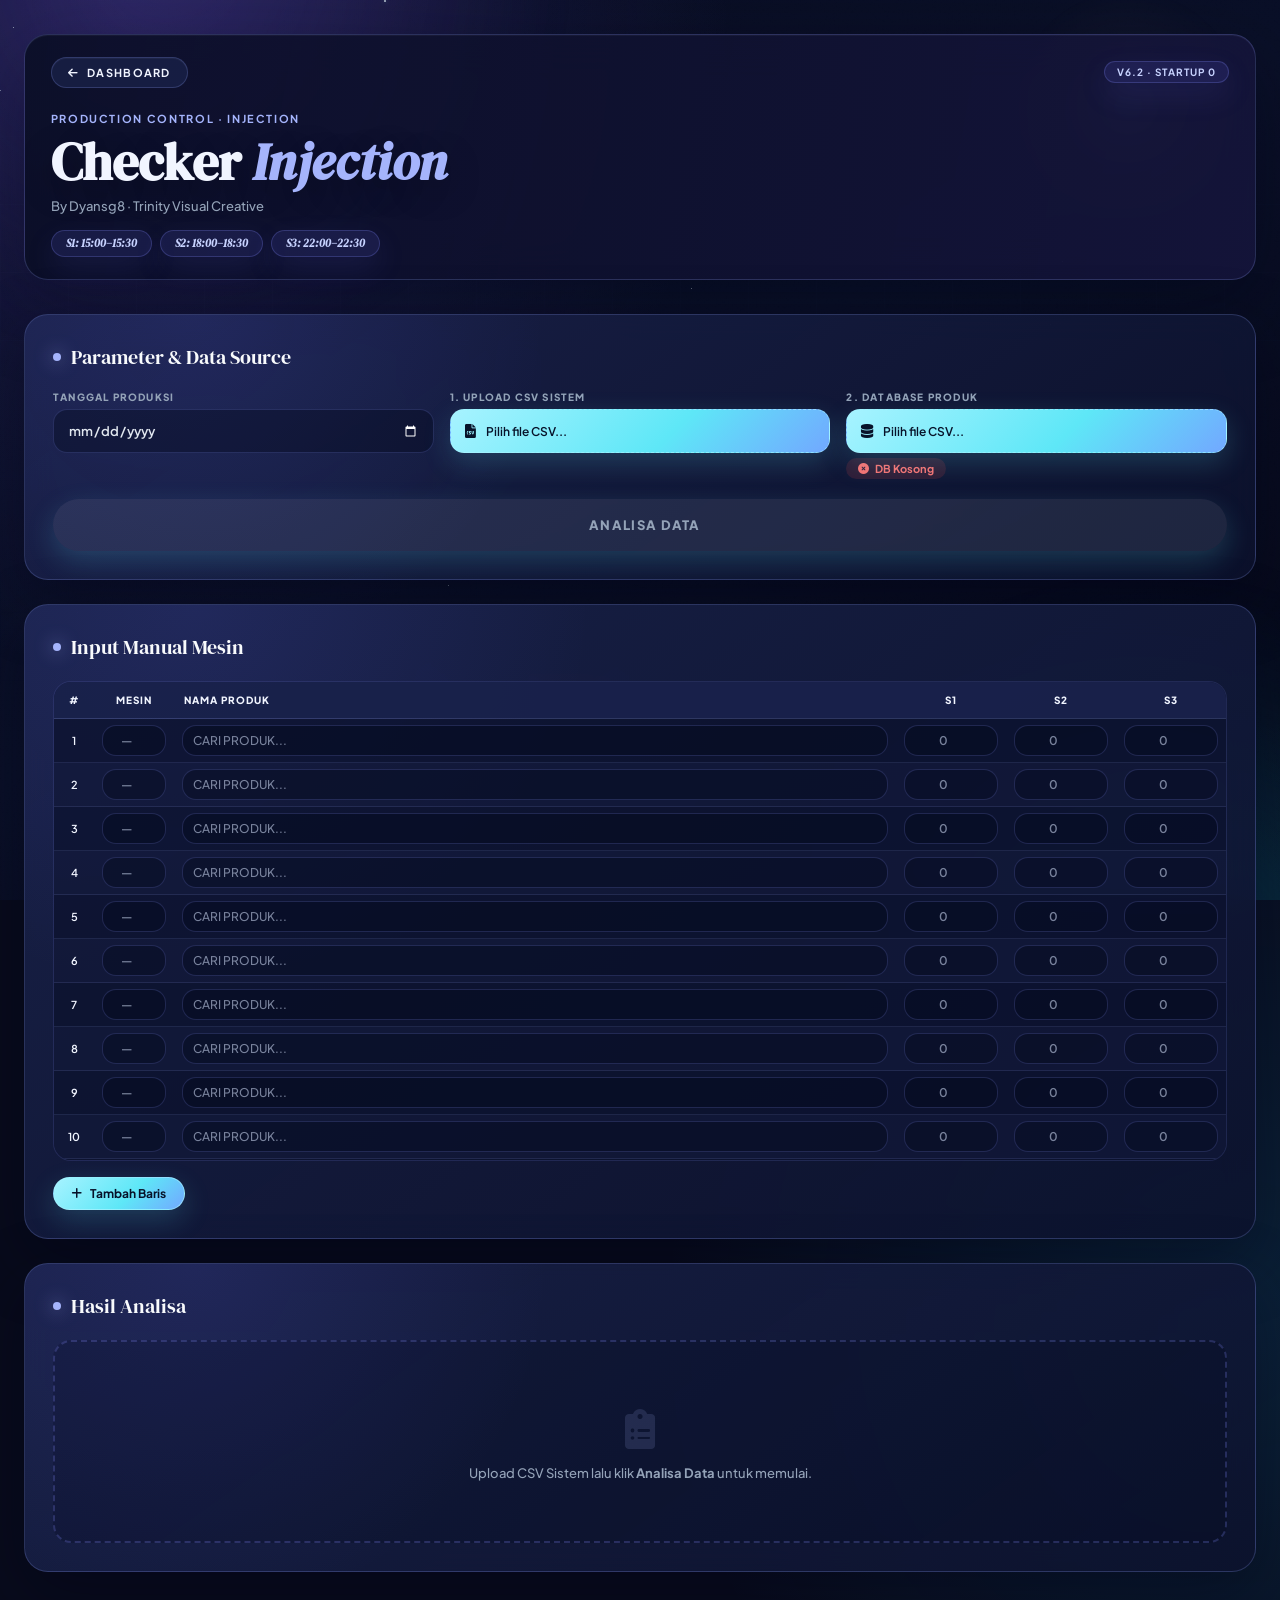
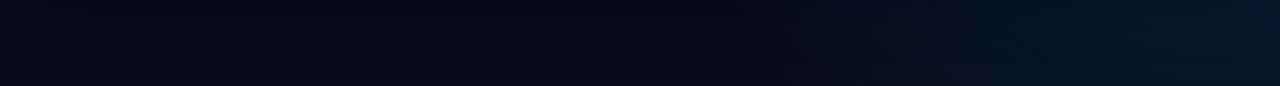
<file: cekfinacinjection.html>
<!DOCTYPE html>
<html lang="id">
<head>
    <meta charset="UTF-8">
    <meta name="viewport" content="width=device-width, initial-scale=1.0">
    <title>Checker Injection V5 — Trinity</title>
    <link rel="preconnect" href="https://fonts.googleapis.com">
    <link href="https://fonts.googleapis.com/css2?family=DM+Serif+Display:ital@0;1&family=Plus+Jakarta+Sans:wght@400;500;600;700;800&display=swap" rel="stylesheet">
    <link href="https://cdnjs.cloudflare.com/ajax/libs/font-awesome/6.0.0/css/all.min.css" rel="stylesheet">

    <style>
        :root {
            /* Backgrounds & Surfaces (Dark Indigo / Slate) */
            --app-bg: #0B0F19;        
            --card-bg: #131A2B;       
            --parchment: #1A2235;     
            --warm-gray: #2A344A;     
            
            /* Text Colors */
            --charcoal: #F1F5F9;      
            --ink: #CBD5E1;           
            --stone: #8B9BB4;         
            --sand: #0B0F19;          
            
            /* Accents (Indigo) */
            --amber: #6366F1;         
            --amber-light: #818CF8;   
            --amber-pale: rgba(99, 102, 241, 0.15); 
            
            /* Status Colors (Optimized for Dark Mode) */
            --sage: #34D399;
            --sage-light: rgba(16, 185, 129, 0.15);
            --rose: #F87171;
            --rose-light: rgba(239, 68, 68, 0.15);
            --slate: #94A3B8;
            --slate-light: rgba(148, 163, 184, 0.15);
        }

        * { box-sizing: border-box; margin: 0; padding: 0; }

        body {
            background: var(--app-bg);
            font-family: 'Plus Jakarta Sans', sans-serif;
            color: var(--ink);
            min-height: 100vh;
            background-image: 
                radial-gradient(ellipse at 20% 0%, rgba(99,102,241,0.12) 0%, transparent 50%),
                radial-gradient(ellipse at 80% 100%, rgba(139,92,246,0.08) 0%, transparent 50%);
        }

        /* Grain texture overlay */
        body::before {
            content: '';
            position: fixed;
            inset: 0;
            background-image: url("data:image/svg+xml,%3Csvg viewBox='0 0 512 512' xmlns='http://www.w3.org/2000/svg'%3E%3Cfilter id='n'%3E%3CfeTurbulence type='fractalNoise' baseFrequency='0.75' numOctaves='4' stitchTiles='stitch'/%3E%3C/filter%3E%3Crect width='100%25' height='100%25' filter='url(%23n)' opacity='0.03'/%3E%3C/svg%3E");
            pointer-events: none;
            z-index: 0;
            opacity: 0.4;
        }

        .layout { position: relative; z-index: 1; max-width: 1280px; margin: 0 auto; padding: 40px 24px 80px; }

        /* ─── HEADER ─── */
        .site-header {
            display: flex;
            align-items: flex-start;
            justify-content: space-between;
            margin-bottom: 48px;
            gap: 20px;
        }
        .header-left { flex: 1; }
        .back-btn {
            display: inline-flex;
            align-items: center;
            gap: 8px;
            font-size: 11px;
            font-weight: 700;
            letter-spacing: 0.12em;
            text-transform: uppercase;
            color: var(--stone);
            text-decoration: none;
            border: 1.5px solid var(--warm-gray);
            padding: 8px 16px;
            border-radius: 4px;
            background: var(--card-bg);
            transition: all 0.2s;
            margin-bottom: 24px;
        }
        .back-btn:hover { border-color: var(--amber); color: var(--amber); }

        .app-eyebrow {
            font-size: 11px;
            font-weight: 700;
            letter-spacing: 0.15em;
            text-transform: uppercase;
            color: var(--amber);
            margin-bottom: 10px;
        }
        .app-title {
            font-family: 'DM Serif Display', serif;
            font-size: clamp(32px, 5vw, 52px);
            line-height: 1.05;
            color: var(--charcoal);
            margin-bottom: 8px;
        }
        .app-title em { font-style: italic; color: var(--amber); }
        .app-subtitle {
            font-size: 13px;
            color: var(--stone);
            font-weight: 500;
        }

        .shift-tags { display: flex; gap: 8px; flex-wrap: wrap; margin-top: 16px; }
        .shift-tag {
            font-size: 11px;
            font-weight: 700;
            font-family: 'DM Serif Display', serif;
            font-style: italic;
            color: var(--stone);
            background: var(--card-bg);
            border: 1.5px solid var(--warm-gray);
            padding: 5px 14px;
            border-radius: 100px;
        }

        .version-badge {
            background: var(--charcoal);
            color: var(--sand);
            font-size: 10px;
            font-weight: 700;
            letter-spacing: 0.1em;
            padding: 4px 12px;
            border-radius: 100px;
            text-transform: uppercase;
            align-self: flex-start;
            margin-top: 4px;
        }

        /* ─── CARDS ─── */
        .card {
            background: var(--card-bg);
            border: 1.5px solid var(--warm-gray);
            border-radius: 12px;
            padding: 28px;
            margin-bottom: 24px;
            box-shadow: 0 4px 24px rgba(0,0,0,0.15);
        }
        .card-title {
            font-family: 'DM Serif Display', serif;
            font-size: 20px;
            color: var(--charcoal);
            margin-bottom: 20px;
            display: flex;
            align-items: center;
            gap: 10px;
        }
        .card-title .dot {
            width: 8px; height: 8px;
            border-radius: 50%;
            background: var(--amber);
            flex-shrink: 0;
        }

        /* ─── INPUT CONTROLS ─── */
        .controls-grid {
            display: grid;
            grid-template-columns: repeat(auto-fit, minmax(200px, 1fr));
            gap: 16px;
            margin-bottom: 20px;
        }
        .field-label {
            font-size: 10px;
            font-weight: 800;
            letter-spacing: 0.12em;
            text-transform: uppercase;
            color: var(--stone);
            margin-bottom: 6px;
        }
        .field-input {
            width: 100%;
            height: 44px;
            padding: 0 14px;
            border: 1.5px solid var(--warm-gray);
            border-radius: 8px;
            background: var(--app-bg);
            font-family: 'Plus Jakarta Sans', sans-serif;
            font-size: 13px;
            font-weight: 600;
            color: var(--charcoal);
            transition: all 0.2s;
            appearance: none;
        }
        .field-input:focus { 
            outline: none; border-color: var(--amber); 
            background: var(--card-bg); 
            box-shadow: 0 0 0 3px rgba(99,102,241,0.15); 
        }
        .file-wrap { position: relative; }
        .file-input {
            position: absolute; inset: 0; opacity: 0; cursor: pointer; width: 100%; height: 100%;
        }
        .file-btn {
            display: flex;
            align-items: center;
            gap: 10px;
            height: 44px;
            padding: 0 14px;
            border: 1.5px dashed var(--warm-gray);
            border-radius: 8px;
            background: var(--app-bg);
            font-size: 12px;
            font-weight: 600;
            color: var(--stone);
            cursor: pointer;
            transition: all 0.2s;
            overflow: hidden;
        }
        .file-btn:hover { border-color: var(--amber); color: var(--amber); background: var(--amber-pale); }
        .file-btn .file-icon { font-size: 14px; flex-shrink: 0; }
        .file-name { font-size: 11px; color: var(--sage); font-weight: 700; margin-top: 5px; }

        .db-badge {
            display: inline-flex;
            align-items: center;
            gap: 6px;
            font-size: 11px;
            font-weight: 700;
            padding: 4px 12px;
            border-radius: 100px;
            margin-top: 5px;
        }
        .db-badge.empty { background: var(--rose-light); color: var(--rose); }
        .db-badge.ready { background: var(--sage-light); color: var(--sage); }

        /* ─── CTA BUTTON ─── */
        .cta-btn {
            width: 100%;
            height: 52px;
            background: var(--charcoal);
            color: var(--sand);
            font-family: 'Plus Jakarta Sans', sans-serif;
            font-weight: 800;
            font-size: 13px;
            letter-spacing: 0.1em;
            text-transform: uppercase;
            border: none;
            border-radius: 10px;
            cursor: pointer;
            transition: all 0.25s;
            display: flex;
            align-items: center;
            justify-content: center;
            gap: 10px;
        }
        .cta-btn:hover:not(:disabled) {
            background: var(--amber);
            color: white;
            transform: translateY(-1px);
            box-shadow: 0 8px 24px rgba(99,102,241,0.3);
        }
        .cta-btn:disabled {
            background: var(--warm-gray);
            color: var(--stone);
            cursor: not-allowed;
        }

        /* ─── MANUAL TABLE ─── */
        .table-scroll {
            overflow: auto;
            max-height: 480px;
            border: 1.5px solid var(--warm-gray);
            border-radius: 10px;
        }
        table { width: 100%; border-collapse: collapse; }
        thead th {
            background: var(--parchment);
            font-size: 10px;
            font-weight: 800;
            letter-spacing: 0.1em;
            text-transform: uppercase;
            color: var(--stone);
            padding: 12px 10px;
            border-bottom: 1.5px solid var(--warm-gray);
            position: sticky;
            top: 0;
            z-index: 10;
            text-align: center;
        }
        thead th:nth-child(3) { text-align: left; }

        tbody tr { transition: background 0.15s; }
        tbody tr:hover td { background: rgba(99,102,241,0.05); }
        tbody td {
            padding: 6px 8px;
            border-bottom: 1px solid var(--warm-gray);
            background: var(--card-bg);
        }
        .row-num {
            font-size: 11px;
            color: var(--stone);
            text-align: center;
            font-weight: 600;
        }

        td input[type="number"],
        td input[type="text"] {
            width: 100%;
            padding: 7px 10px;
            background: var(--app-bg);
            border: 1.5px solid transparent;
            border-radius: 6px;
            font-family: 'Plus Jakarta Sans', sans-serif;
            font-size: 12px;
            font-weight: 600;
            color: var(--charcoal);
            text-align: center;
            transition: all 0.2s;
        }
        td input[type="text"] { text-align: left; font-weight: 500; text-transform: uppercase; }
        td input:focus {
            outline: none;
            border-color: var(--amber);
            background: var(--card-bg);
            box-shadow: 0 0 0 3px rgba(99,102,241,0.15);
        }

        .add-row-btn {
            margin-top: 16px;
            display: inline-flex;
            align-items: center;
            gap: 8px;
            font-size: 12px;
            font-weight: 700;
            color: var(--amber);
            border: 1.5px solid var(--amber);
            background: transparent;
            padding: 8px 18px;
            border-radius: 8px;
            cursor: pointer;
            transition: all 0.2s;
            font-family: 'Plus Jakarta Sans', sans-serif;
        }
        .add-row-btn:hover { background: var(--amber); color: white; }

        /* ─── RESULT TABLE ─── */
        .result-empty {
            padding: 60px 20px;
            text-align: center;
            color: var(--stone);
            border: 2px dashed var(--warm-gray);
            border-radius: 10px;
        }
        .result-empty .big-icon { font-size: 40px; color: var(--warm-gray); margin-bottom: 12px; }
        .result-empty p { font-size: 13px; font-weight: 500; }

        .result-table-wrap {
            overflow: auto;
            max-height: 600px;
            border: 1.5px solid var(--warm-gray);
            border-radius: 10px;
        }

        #resultBody_injection tr { transition: filter 0.15s; }
        #resultBody_injection tr:hover { filter: brightness(1.15); }

        #resultBody_injection td {
            padding: 9px 10px;
            border-bottom: 1px solid rgba(255,255,255,0.05);
            font-size: 12px;
            vertical-align: middle;
        }

        #resultBody_injection thead th {
            background: var(--parchment);
            color: var(--stone);
            font-size: 10px;
            font-weight: 700;
            letter-spacing: 0.1em;
            padding: 12px 10px;
            border-bottom: none;
            position: sticky;
            top: 0;
            z-index: 10;
        }

        /* Row backgrounds - Adjusted for dark mode */
        tr.row-green { background: rgba(16, 185, 129, 0.06) !important; }
        tr.row-red   { background: rgba(239, 68, 68, 0.06) !important; }
        tr.row-yellow{ background: rgba(245, 158, 11, 0.06) !important; }
        tr.row-gray  { background: rgba(148, 163, 184, 0.06) !important; }

        /* Status badges */
        .badge {
            display: inline-flex;
            align-items: center;
            justify-content: center;
            gap: 5px;
            padding: 4px 12px;
            border-radius: 100px;
            font-size: 10px;
            font-weight: 800;
            letter-spacing: 0.07em;
            white-space: nowrap;
        }
        .badge-match   { background: rgba(16, 185, 129, 0.15); color: #34D399; }
        .badge-warning { background: rgba(245, 158, 11, 0.15); color: #FBBF24; }
        .badge-error   { background: rgba(239, 68, 68, 0.15); color: #F87171; }
        .badge-gray    { background: rgba(148, 163, 184, 0.15); color: #CBD5E1; }

        .lot-mono {
            font-family: 'DM Serif Display', serif;
            font-style: italic;
            font-size: 11px;
            color: var(--slate);
        }
        .lot-sys-error {
            font-weight: 800;
            color: var(--rose);
            background: var(--rose-light);
            border-radius: 4px;
            padding: 2px 6px;
        }
        .qty-cell { font-weight: 700; text-align: right; }
        .time-cell { font-size: 11px; color: var(--stone); text-align: center; }
        .note-cell { font-size: 11px; color: var(--stone); font-style: italic; }

        /* ─── SUGGESTION BOX ─── */
        .hidden { display: none !important; }

        #suggestionBox {
            border: 1.5px solid var(--warm-gray);
            border-radius: 10px;
            box-shadow: 0 20px 60px rgba(0,0,0,0.4);
            overflow: hidden;
            background: var(--card-bg) !important;
        }
        #suggestionBox li {
            padding: 10px 16px;
            font-size: 12px;
            font-weight: 500;
            color: var(--ink);
            cursor: pointer;
            border-bottom: 1px solid var(--warm-gray);
            transition: all 0.15s;
            list-style: none;
        }
        #suggestionBox li:hover { background: var(--amber); color: white; }
        #suggestionBox::-webkit-scrollbar { width: 6px; }
        #suggestionBox::-webkit-scrollbar-track { background: var(--app-bg); }
        #suggestionBox::-webkit-scrollbar-thumb { background: var(--warm-gray); border-radius: 4px; }

        /* ─── ANIMATIONS ─── */
        @keyframes fadeUp {
            from { opacity: 0; transform: translateY(20px); }
            to   { opacity: 1; transform: translateY(0); }
        }
        .card { animation: fadeUp 0.4s ease both; }
        .card:nth-child(1) { animation-delay: 0.05s; }
        .card:nth-child(2) { animation-delay: 0.1s; }
        .card:nth-child(3) { animation-delay: 0.15s; }
    
        /* ═══════════════════════════════════════════
           DARK INDIGO PREMIUM OVERRIDE — VERO SKIN
           CSS-only skin. Script/logic untouched.
        ═══════════════════════════════════════════ */
        ::-webkit-scrollbar { width: 9px; height: 9px; }
        ::-webkit-scrollbar-track { background: #070B18; }
        ::-webkit-scrollbar-thumb { background: rgba(129,140,248,0.30); border-radius: 999px; }
        ::-webkit-scrollbar-thumb:hover { background: rgba(165,180,252,0.48); }

        :root {
            --app-bg: #070B18;
            --card-bg: rgba(15, 23, 42, 0.88);
            --parchment: rgba(11, 16, 36, 0.94);
            --warm-gray: rgba(129, 140, 248, 0.22);
            --charcoal: #F8FAFC;
            --ink: #CBD5E1;
            --stone: #94A3B8;
            --sand: #F8FAFC;
            --amber: #6366F1;
            --amber-light: #A5B4FC;
            --amber-pale: rgba(99, 102, 241, 0.14);
            --sage: #34D399;
            --sage-light: rgba(16,185,129,0.14);
            --rose: #F87171;
            --rose-light: rgba(239,68,68,0.14);
            --slate: #CBD5E1;
            --slate-light: rgba(148,163,184,0.14);
        }
        body {
            background:
                radial-gradient(ellipse 70% 52% at 12% 0%, rgba(99,102,241,0.22), transparent 58%),
                radial-gradient(ellipse 60% 46% at 88% 92%, rgba(16,185,129,0.10), transparent 56%),
                linear-gradient(180deg, #070B18 0%, #0B1024 48%, #070B18 100%) !important;
        }
        body::before { opacity: 0.22 !important; }
        .layout { max-width: 1280px; padding: 34px 24px 90px; }

        .site-header {
            margin-bottom: 34px;
            padding: 1.4rem 1.6rem;
            background: rgba(15,23,42,0.42);
            border: 1px solid rgba(129,140,248,0.14);
            border-radius: 24px;
            box-shadow: 0 24px 80px rgba(2,6,23,0.34), inset 0 1px 0 rgba(255,255,255,0.04);
            backdrop-filter: blur(16px);
            -webkit-backdrop-filter: blur(16px);
        }
        .back-btn {
            border-radius: 999px !important;
            background: rgba(15,23,42,0.58) !important;
            border-color: rgba(129,140,248,0.26) !important;
            color: #CBD5E1 !important;
            box-shadow: inset 0 1px 0 rgba(255,255,255,0.04);
        }
        .back-btn:hover {
            color: #fff !important;
            border-color: #A5B4FC !important;
            background: rgba(99,102,241,0.18) !important;
            box-shadow: 0 0 22px rgba(99,102,241,0.24);
            transform: translateY(-1px);
        }
        .app-eyebrow { color: #A5B4FC !important; }
        .app-title { text-shadow: 0 10px 34px rgba(0,0,0,0.28); }
        .app-title em { color: #A5B4FC !important; }
        .shift-tag,
        .version-badge {
            background: rgba(99,102,241,0.14) !important;
            color: #C7D2FE !important;
            border: 1px solid rgba(129,140,248,0.24);
            box-shadow: 0 12px 30px rgba(99,102,241,0.12);
        }

        .card {
            background: linear-gradient(145deg, rgba(15,23,42,0.90), rgba(11,16,36,0.78)) !important;
            border: 1px solid rgba(129,140,248,0.20) !important;
            border-radius: 24px !important;
            box-shadow: 0 24px 80px rgba(2,6,23,0.38), inset 0 1px 0 rgba(255,255,255,0.04) !important;
            backdrop-filter: blur(16px);
            -webkit-backdrop-filter: blur(16px);
            position: relative;
            overflow: hidden;
        }
        .card::before {
            content: '';
            position: absolute;
            inset: -1px;
            pointer-events: none;
            background: radial-gradient(circle at 14% 0%, rgba(99,102,241,0.16), transparent 32%);
            opacity: 0.8;
        }
        .card > * { position: relative; z-index: 1; }
        .card-title { color: #F8FAFC !important; }
        .card-title .dot {
            background: #A5B4FC !important;
            box-shadow: 0 0 18px rgba(165,180,252,0.75);
        }

        .field-input,
        .file-btn,
        td input[type="number"],
        td input[type="text"] {
            background: rgba(2,6,23,0.36) !important;
            border-color: rgba(129,140,248,0.20) !important;
            color: #E2E8F0 !important;
            border-radius: 14px !important;
        }
        .field-input:focus,
        td input:focus {
            border-color: #818CF8 !important;
            box-shadow: 0 0 0 3px rgba(99,102,241,0.22), 0 0 24px rgba(99,102,241,0.18) !important;
        }
        .file-btn:hover {
            border-color: #A5B4FC !important;
            color: #E0E7FF !important;
            background: rgba(99,102,241,0.14) !important;
        }

        .cta-btn {
            background: linear-gradient(135deg, #6366F1, #818CF8) !important;
            color: white !important;
            border-radius: 999px !important;
            box-shadow: 0 14px 34px rgba(99,102,241,0.28);
        }
        .cta-btn:hover:not(:disabled) {
            background: linear-gradient(135deg, #4338CA, #6366F1) !important;
            transform: translateY(-1px);
        }
        .cta-btn:disabled {
            background: rgba(148,163,184,0.14) !important;
            color: #94A3B8 !important;
            box-shadow: none;
        }

        .table-scroll,
        .result-table-wrap {
            border-color: rgba(129,140,248,0.18) !important;
            border-radius: 18px !important;
            background: rgba(2,6,23,0.18);
        }
        thead th,
        #resultBody_injection thead th {
            background: #312E81 !important;
            color: #E0E7FF !important;
            border-color: rgba(129,140,248,0.25) !important;
        }
        tbody td {
            background: rgba(15,23,42,0.56) !important;
            border-color: rgba(148,163,184,0.14) !important;
        }
        tbody tr:hover td {
            background: rgba(99,102,241,0.12) !important;
        }
        .add-row-btn {
            border-color: #818CF8 !important;
            color: #C7D2FE !important;
            border-radius: 999px !important;
        }
        .add-row-btn:hover {
            background: #6366F1 !important;
            color: white !important;
        }
        .result-empty {
            border-color: rgba(129,140,248,0.24) !important;
            border-radius: 18px !important;
            background: rgba(2,6,23,0.18);
        }
        #suggestionBox {
            background: rgba(15,23,42,0.96) !important;
            border-color: rgba(129,140,248,0.28) !important;
            border-radius: 16px !important;
        }


        /* ─── PROBLEM NOTIFICATION PANEL ─── */
        .problem-notif {
            margin-bottom: 18px;
            border: 1px solid rgba(129,140,248,0.24);
            border-radius: 20px;
            background: rgba(2,6,23,0.22);
            overflow: hidden;
            box-shadow: inset 0 1px 0 rgba(255,255,255,0.04);
        }
        .problem-notif.ok {
            border-color: rgba(52,211,153,0.32);
            background: rgba(16,185,129,0.08);
        }
        .problem-head {
            display: flex;
            justify-content: space-between;
            align-items: center;
            gap: 14px;
            padding: 16px 18px;
            border-bottom: 1px solid rgba(148,163,184,0.12);
        }
        .problem-title {
            display: flex;
            align-items: center;
            gap: 10px;
            font-size: 13px;
            font-weight: 800;
            color: #F8FAFC;
        }
        .problem-title i { color: #FBBF24; }
        .problem-notif.ok .problem-title i { color: #34D399; }
        .problem-summary {
            font-size: 11px;
            color: var(--stone);
            margin-top: 4px;
            font-weight: 600;
        }
        .problem-actions {
            display: flex;
            gap: 8px;
            flex-wrap: wrap;
            justify-content: flex-end;
        }
        .mini-action-btn {
            border: 1px solid rgba(129,140,248,0.28);
            background: rgba(99,102,241,0.12);
            color: #C7D2FE;
            border-radius: 999px;
            padding: 8px 12px;
            font-size: 10px;
            font-weight: 800;
            letter-spacing: 0.07em;
            text-transform: uppercase;
            cursor: pointer;
            transition: all 0.2s;
            font-family: 'Plus Jakarta Sans', sans-serif;
        }
        .mini-action-btn:hover,
        .mini-action-btn.active {
            background: #6366F1;
            color: white;
            transform: translateY(-1px);
        }
        .problem-stats {
            display: grid;
            grid-template-columns: repeat(auto-fit, minmax(120px, 1fr));
            gap: 10px;
            padding: 14px 18px 0;
        }
        .problem-stat {
            background: rgba(15,23,42,0.56);
            border: 1px solid rgba(148,163,184,0.12);
            border-radius: 16px;
            padding: 12px;
        }
        .problem-stat strong {
            display: block;
            font-size: 24px;
            color: #F8FAFC;
            line-height: 1;
        }
        .problem-stat span {
            display: block;
            margin-top: 6px;
            font-size: 10px;
            color: var(--stone);
            font-weight: 800;
            letter-spacing: 0.09em;
            text-transform: uppercase;
        }
        .problem-list {
            display: grid;
            gap: 10px;
            padding: 14px 18px 18px;
            max-height: 260px;
            overflow: auto;
        }
        .problem-card {
            display: grid;
            grid-template-columns: 86px 1fr auto;
            gap: 12px;
            align-items: center;
            background: rgba(15,23,42,0.62);
            border: 1px solid rgba(148,163,184,0.12);
            border-radius: 16px;
            padding: 12px;
            cursor: pointer;
            transition: all 0.2s;
        }
        .problem-card:hover {
            transform: translateY(-1px);
            border-color: rgba(129,140,248,0.38);
            background: rgba(99,102,241,0.14);
        }
        .problem-card.red { border-left: 4px solid #F87171; }
        .problem-card.yellow { border-left: 4px solid #FBBF24; }
        .problem-card.gray { border-left: 4px solid #CBD5E1; }
        .machine-pill {
            text-align: center;
            border-radius: 14px;
            padding: 8px 10px;
            background: rgba(99,102,241,0.16);
            color: #E0E7FF;
            font-weight: 900;
            font-size: 12px;
        }
        .machine-pill small {
            display: block;
            margin-top: 2px;
            color: var(--stone);
            font-size: 9px;
            letter-spacing: 0.08em;
        }
        .problem-desc strong {
            display: block;
            color: #F8FAFC;
            font-size: 12px;
            margin-bottom: 3px;
        }
        .problem-desc span {
            display: block;
            color: var(--stone);
            font-size: 11px;
            line-height: 1.45;
        }
        .problem-go {
            color: #C7D2FE;
            font-size: 12px;
            font-weight: 900;
        }
        .row-focus td {
            background: rgba(251,191,36,0.18) !important;
            box-shadow: inset 0 0 0 1px rgba(251,191,36,0.18);
        }
        .copy-toast {
            position: fixed;
            right: 22px;
            bottom: 22px;
            z-index: 99999;
            background: #0F172A;
            color: #E0E7FF;
            border: 1px solid rgba(129,140,248,0.35);
            border-radius: 999px;
            padding: 11px 16px;
            font-size: 12px;
            font-weight: 800;
            box-shadow: 0 18px 50px rgba(2,6,23,0.45);
        }
        @media (max-width: 760px) {
            .problem-head { align-items: flex-start; flex-direction: column; }
            .problem-actions { justify-content: flex-start; }
            .problem-card { grid-template-columns: 74px 1fr; }
            .problem-go { display: none; }
        }

    </style>
<link rel="stylesheet" href="space-theme.css">
<script src="space-scene.js" defer></script>
</head>
<body>
<div class="layout">

    <header class="site-header">
        <div class="header-left">
            <a href="index.html" class="back-btn">
                <i class="fas fa-arrow-left"></i> Dashboard
            </a>
            <p class="app-eyebrow">Production Control · Injection</p>
            <h1 class="app-title">Checker <em>Injection</em></h1>
            <p class="app-subtitle">By Dyansg8 · Trinity Visual Creative</p>
            <div class="shift-tags">
                <span class="shift-tag">S1: 15:00–15:30</span>
                <span class="shift-tag">S2: 18:00–18:30</span>
                <span class="shift-tag">S3: 22:00–22:30</span>
            </div>
        </div>
        <div class="version-badge">V6.2 · Startup 0</div>
    </header>

    <div class="card">
        <div class="card-title"><span class="dot"></span> Parameter & Data Source</div>

        <div class="controls-grid">
            <div>
                <p class="field-label">Tanggal Produksi</p>
                <input type="date" id="tgl" class="field-input">
            </div>

            <div>
                <p class="field-label">1. Upload CSV Sistem</p>
                <div class="file-wrap">
                    <div class="file-btn" id="csvBtnLabel">
                        <i class="fas fa-file-csv file-icon"></i>
                        <span id="csvBtnText">Pilih file CSV...</span>
                    </div>
                    <input type="file" id="csv" accept=".csv" class="file-input">
                </div>
                <div class="file-name" id="csvName"></div>
            </div>

            <div>
                <p class="field-label">2. Database Produk</p>
                <div class="file-wrap">
                    <div class="file-btn" id="prodBtnLabel">
                        <i class="fas fa-database file-icon"></i>
                        <span id="prodBtnText">Pilih file CSV...</span>
                    </div>
                    <input type="file" id="prodCsv" accept=".csv" class="file-input">
                </div>
                <div id="dbStatus" class="db-badge empty"><i class="fas fa-circle-xmark"></i> DB Kosong</div>
            </div>
        </div>

        <button id="btnCheck" disabled class="cta-btn">
            <i class="fas fa-magnifying-glass-chart"></i> Analisa Data
        </button>
    </div>

    <div class="card" id="manualContainer">
        <div class="card-title"><span class="dot"></span> Input Manual Mesin</div>

        <div class="table-scroll" id="tableScrollArea">
            <table>
                <thead>
                    <tr>
                        <th style="width:40px">#</th>
                        <th style="width:80px">Mesin</th>
                        <th style="text-align:left">Nama Produk</th>
                        <th style="width:110px">S1</th>
                        <th style="width:110px">S2</th>
                        <th style="width:110px">S3</th>
                    </tr>
                </thead>
                <tbody id="manualBody_injection"></tbody>
            </table>
        </div>
        <button id="btnAddRow_injection" class="add-row-btn">
            <i class="fas fa-plus"></i> Tambah Baris
        </button>
    </div>

    <div class="card">
        <div class="card-title"><span class="dot"></span> Hasil Analisa</div>

        <div id="problemNotif" class="problem-notif hidden">
            <div class="problem-head">
                <div>
                    <div class="problem-title" id="problemNotifTitle"><i class="fas fa-bell"></i> Belum ada analisa</div>
                    <div class="problem-summary" id="problemNotifSummary">Masalah mesin akan muncul di sini setelah analisa.</div>
                </div>
                <div class="problem-actions">
                    <button type="button" class="mini-action-btn active" id="btnProblemOnly"><i class="fas fa-filter"></i> Masalah Saja</button>
                    <button type="button" class="mini-action-btn" id="btnShowAllRows"><i class="fas fa-table"></i> Semua</button>
                    <button type="button" class="mini-action-btn" id="btnCopyWa"><i class="fab fa-whatsapp"></i> Copy WA</button>
                </div>
            </div>
            <div class="problem-stats" id="problemStats"></div>
            <div class="problem-list" id="problemList"></div>
        </div>

        <div id="resultHint" class="result-empty">
            <div class="big-icon"><i class="fas fa-clipboard-list"></i></div>
            <p>Upload CSV Sistem lalu klik <strong>Analisa Data</strong> untuk memulai.</p>
        </div>

        <div class="result-table-wrap" style="display:none" id="resultTableWrap">
            <table>
                <thead>
                    <tr>
                        <th style="width:44px">Msn</th>
                        <th style="width:40px">Shf</th>
                        <th>LOT Ideal</th>
                        <th>LOT Sistem</th>
                        <th style="text-align:right">Qty Man</th>
                        <th style="text-align:right">Qty Sys</th>
                        <th style="width:70px">Jam</th>
                        <th>Produk Manual</th>
                        <th>Produk Sistem</th>
                        <th style="width:110px;text-align:center">Status</th>
                        <th>Note</th>
                    </tr>
                </thead>
                <tbody id="resultBody_injection"></tbody>
            </table>
        </div>
    </div>

</div>

<ul id="suggestionBox" class="hidden" style="position:fixed;z-index:9999;max-height:240px;overflow-y:auto;min-width:280px;"></ul>

<script>
    // ═══════════════════════════════════════════════════════
    // CONSTANTS
    // ═══════════════════════════════════════════════════════
    const SHIFT_RULES = [
        { id: 1, start: "15:00", end: "15:30" },
        { id: 2, start: "18:00", end: "18:30" },
        { id: 3, start: "22:00", end: "22:30" }
    ];
    const TOTAL_MACHINES = 36;
    const DB_STORAGE_KEY    = "db_produk_injection_v5";
    const MEMORY_STORAGE_KEY = "memory_mesin_injection_v5";

    // ═══════════════════════════════════════════════════════
    // HELPERS
    // ═══════════════════════════════════════════════════════
    function pad2(n){ return (parseInt(n,10)<10?"0":"")+parseInt(n,10); }
    function normName(str){ return (str||"").toLowerCase().replace(/\s+/g," ").trim(); }
    function timeToMinutes(t){ const [h,m]=t.split(":").map(x=>parseInt(x,10)); if(isNaN(h)||isNaN(m)) return null; return h*60+m; }
    function extractTimeStr(dateStr){ if(!dateStr) return ""; const parts=dateStr.trim().split(" "); if(parts.length>=2) return parts[1].slice(0,5); if(dateStr.length>=5) return dateStr.slice(0,5); return ""; }

    function detectShiftByTime(timeStr){
        if(!timeStr) return null;
        const tm = timeToMinutes(timeStr);
        if(tm===null) return null;
        for(let s of SHIFT_RULES){
            if(tm >= timeToMinutes(s.start) && tm <= timeToMinutes(s.end)) return s.id;
        }
        return null;
    }

    function getClosestShiftID(timeStr){
        const tm = timeToMinutes(timeStr);
        if(tm===null) return 0;
        let t = tm;
        if(t < 480) t += 1440;
        const dist1 = Math.abs(t-915), dist2 = Math.abs(t-1095), dist3 = Math.abs(t-1335);
        const mn = Math.min(dist1,dist2,dist3);
        if(mn===dist1) return 1;
        if(mn===dist2) return 2;
        return 3;
    }

    function parseCSV(text){
        const lines = text.split(/\r?\n/).filter(l=>l.trim()!=="");
        if(!lines.length) return [];
        const sep = (lines[0].split(";").length > lines[0].split(",").length) ? ";" : ",";
        return lines.map(line => line.split(sep).map(c=>c.trim()));
    }

    function extractMachineNumber(str){ const m=String(str).match(/\d+/); return m?parseInt(m[0],10):null; }

    // ═══════════════════════════════════════════════════════
    // DOM REFS
    // ═══════════════════════════════════════════════════════
    const tglInput   = document.getElementById("tgl");
    const csvInput   = document.getElementById("csv");
    const csvName    = document.getElementById("csvName");
    const prodInput  = document.getElementById("prodCsv");
    const dbStatus   = document.getElementById("dbStatus");
    const btnCheck   = document.getElementById("btnCheck");
    const resultHint = document.getElementById("resultHint");
    const resultTableWrap = document.getElementById("resultTableWrap");
    const manualBody = document.getElementById("manualBody_injection");
    const resultBody = document.getElementById("resultBody_injection");
    const btnAddRow  = document.getElementById("btnAddRow_injection");
    const suggestionBox = document.getElementById("suggestionBox");
    const problemNotif = document.getElementById("problemNotif");
    const problemNotifTitle = document.getElementById("problemNotifTitle");
    const problemNotifSummary = document.getElementById("problemNotifSummary");
    const problemStats = document.getElementById("problemStats");
    const problemList = document.getElementById("problemList");
    const btnProblemOnly = document.getElementById("btnProblemOnly");
    const btnShowAllRows = document.getElementById("btnShowAllRows");
    const btnCopyWa = document.getElementById("btnCopyWa");

    let rowCounter=0, csvLoaded=false, systemMap={};
    let machineMemory={}, productDatabase=[], activeInput=null;
    let lastAnalysisRows=[], lastWaReport="";

    // File button label update
    document.getElementById("csv").addEventListener("change", e => {
        const f = e.target.files[0];
        document.getElementById("csvBtnText").textContent = f ? f.name : "Pilih file CSV...";
    });
    document.getElementById("prodCsv").addEventListener("change", e => {
        const f = e.target.files[0];
        document.getElementById("prodBtnText").textContent = f ? f.name : "Pilih file CSV...";
    });

    // ═══════════════════════════════════════════════════════
    // MACHINE MEMORY
    // ═══════════════════════════════════════════════════════
    function loadMachineMemory(){
        const s = localStorage.getItem(MEMORY_STORAGE_KEY);
        if(s){ try{ machineMemory=JSON.parse(s); }catch(e){ machineMemory={}; } }
    }
    function saveMachineMemory(mNum, pName){
        if(!mNum||!pName) return;
        machineMemory[mNum]=pName;
        localStorage.setItem(MEMORY_STORAGE_KEY, JSON.stringify(machineMemory));
    }

    // ═══════════════════════════════════════════════════════
    // PRODUCT DB
    // ═══════════════════════════════════════════════════════
    function loadProductDb(){
        const s = localStorage.getItem(DB_STORAGE_KEY);
        if(s){ try{
            const names = JSON.parse(s);
            if(Array.isArray(names)&&names.length>0){
                productDatabase=names.sort();
                dbStatus.innerHTML=`<i class="fas fa-circle-check"></i> DB Siap (${names.length})`;
                dbStatus.className="db-badge ready";
                return;
            }
        }catch(e){} }
        dbStatus.innerHTML=`<i class="fas fa-circle-xmark"></i> DB Kosong`;
        dbStatus.className="db-badge empty";
    }

    function saveProductDb(csvText){
        const rows=parseCSV(csvText); const names=new Set(); let si=0;
        if(rows.length>0&&rows[0][0]&&rows[0][0].toLowerCase().includes("name")) si=1;
        for(let i=si;i<rows.length;i++) if(rows[i][0]&&rows[i][0].trim().length>1) names.add(rows[i][0].trim());
        const arr=Array.from(names).sort();
        if(arr.length>0){ localStorage.setItem(DB_STORAGE_KEY,JSON.stringify(arr)); loadProductDb(); alert(`Sukses! ${arr.length} produk tersimpan.`); }
    }

    // ═══════════════════════════════════════════════════════
    // AUTOCOMPLETE — same pattern as original (works)
    // ═══════════════════════════════════════════════════════
    function positionAndShow(input) {
        activeInput = input;
        const rect = input.getBoundingClientRect();
        suggestionBox.style.top  = (rect.bottom + 2) + 'px';
        suggestionBox.style.left = rect.left + 'px';
        suggestionBox.style.width = Math.max(rect.width, 300) + 'px';

        if (productDatabase.length === 0) {
            suggestionBox.innerHTML = `<li style="color:var(--rose);background:var(--rose-light);font-weight:700;padding:12px 16px;font-size:12px;"><i class="fas fa-triangle-exclamation" style="margin-right:6px"></i>Database Kosong!</li>`;
            suggestionBox.classList.remove('hidden');
            return;
        }
        const val = input.value.toLowerCase();
        const matches = val === "" ? productDatabase.slice(0,50) : productDatabase.filter(p => p.toLowerCase().includes(val)).slice(0,100);
        if (!matches.length) { suggestionBox.classList.add('hidden'); return; }

        suggestionBox.innerHTML = matches.map(item => `<li>${item}</li>`).join('');
        suggestionBox.classList.remove('hidden');

        suggestionBox.querySelectorAll('li').forEach(li => {
            li.addEventListener('mousedown', (e) => {
                e.preventDefault();
                input.value = li.textContent;
                input.dispatchEvent(new Event('change'));
                suggestionBox.classList.add('hidden');
            });
        });
    }

    // Klik di luar → tutup
    document.addEventListener('click', (e) => {
        if (activeInput && e.target !== activeInput && !suggestionBox.contains(e.target)) {
            suggestionBox.classList.add('hidden');
        }
    });
    document.getElementById('tableScrollArea').addEventListener('scroll', () => suggestionBox.classList.add('hidden'));
    window.addEventListener('scroll', () => suggestionBox.classList.add('hidden'));

    // ═══════════════════════════════════════════════════════
    // TABLE ROWS
    // ═══════════════════════════════════════════════════════
    function addManualRow(){
        rowCounter++;
        const tr=document.createElement("tr");
        tr.innerHTML=`
            <td class="row-num">${rowCounter}</td>
            <td><input type="number" class="machine-input" placeholder="—"></td>
            <td><input type="text" data-field="name" placeholder="cari produk..." autocomplete="off"></td>
            <td><input type="number" data-field="qty1" placeholder="0"></td>
            <td><input type="number" data-field="qty2" placeholder="0"></td>
            <td><input type="number" data-field="qty3" placeholder="0"></td>`;

        const mInput = tr.querySelector('.machine-input');
        const nInput = tr.querySelector('[data-field="name"]');

        nInput.addEventListener('input', () => positionAndShow(nInput));
        nInput.addEventListener('focus', () => positionAndShow(nInput));

        mInput.addEventListener('change', e => {
            const mVal = e.target.value;
            if (mVal && machineMemory[mVal] && !nInput.value) nInput.value = machineMemory[mVal];
        });
        nInput.addEventListener('change', e => {
            if (mInput.value && e.target.value) saveMachineMemory(mInput.value, e.target.value);
        });

        manualBody.appendChild(tr);
    }

    // ═══════════════════════════════════════════════════════
    // CSV SISTEM LOADER
    // ═══════════════════════════════════════════════════════
    csvInput.addEventListener("change", ()=>{
        const file=csvInput.files[0];
        if(!file){ csvName.textContent=""; csvLoaded=false; btnCheck.disabled=true; return; }
        csvName.textContent=file.name;
        const reader=new FileReader();
        reader.onload=e=>{
            const rows=parseCSV(e.target.result);
            if(rows.length<=1){ alert("CSV error"); return; }
            const header=rows[0].map(h=>h.toLowerCase());
            const idxM=header.findIndex(h=>h.includes("machine"));
            const idxN=header.findIndex(h=>h=="name"||h.includes("nama"));
            const idxL=header.findIndex(h=>h.includes("lot")||h.includes("batch"));
            const idxD=header.findIndex(h=>h.startsWith("date"));
            let idxA=header.findIndex(h=>h.includes("approved")); if(idxA<0) idxA=4;

            if(idxM<0||idxN<0||idxL<0||idxD<0){ alert("Header CSV tidak sesuai! Pastikan ada kolom: Machine, Name, Lot/Batch, Date"); return; }

            systemMap={};
            for(let i=1;i<rows.length;i++){
                const r=rows[i]; if(!r.length) continue;
                const nameRaw=r[idxN]||"";
                const lotRaw=(r[idxL]||"").trim();
                if(!nameRaw.toLowerCase().includes("injection")) continue;
                const m=extractMachineNumber(r[idxM]); if(!m) continue;
                const timeStr=extractTimeStr(r[idxD]);
                let shift=getClosestShiftID(timeStr); if(!shift) shift=0;
                let qty=parseFloat((r[idxA]||"0").replace(/\./g,"").replace(",",".")); if(isNaN(qty)) qty=0;
                const key=`${m}|${shift}|${normName(nameRaw)}`;
                if(!systemMap[key]){
                    systemMap[key]={machine:m, shift, name:nameRaw, lot:lotRaw, qty:0, time:timeStr};
                } else {
                    if((!systemMap[key].lot||systemMap[key].lot==="")&&(lotRaw&&lotRaw!==""))
                        systemMap[key].lot=lotRaw;
                }
                systemMap[key].qty+=qty;
            }
            csvLoaded=true;
            btnCheck.disabled=false;
            resultHint.innerHTML=`<div class="big-icon" style="font-size:28px;margin-bottom:8px;color:var(--sage)"><i class="fas fa-circle-check"></i></div><p style="color:var(--sage);font-weight:700">CSV Sistem terbaca — siap dianalisa.</p>`;
        };
        reader.readAsText(file);
    });

    prodInput.addEventListener("change", ()=>{
        const file=prodInput.files[0]; if(!file) return;
        const r=new FileReader(); r.onload=e=>saveProductDb(e.target.result); r.readAsText(file);
    });

    // ═══════════════════════════════════════════════════════
    // PROBLEM NOTIFICATION HELPERS
    // ═══════════════════════════════════════════════════════
    function escapeHTML(str){
        return String(str ?? "").replace(/[&<>'"]/g, ch => ({'&':'&amp;','<':'&lt;','>':'&gt;',"'":'&#39;','"':'&quot;'}[ch]));
    }

    function isProblemRow(row){
        return row && row.txt !== "MATCH";
    }

    function problemTone(txt){
        if(txt === "WARNING" || txt === "CEK") return "yellow";
        if(txt === "MATCH") return "green";
        if(txt === "SYS ONLY" || txt === "BLM INPUT" || txt === "SUPV LUPA" || txt === "BEDA LOT") return "red";
        return "gray";
    }

    function countByStatus(rows, status){
        return rows.filter(r => r.txt === status).length;
    }

    function buildWaReport(rows){
        const problems = rows.filter(isProblemRow);
        const tanggal = tglInput.value ? tglInput.value.split('-').reverse().join('/') : '-';
        const lines = [];
        lines.push(`Laporan Checker Injection - ${tanggal}`);
        lines.push(`Total Data: ${rows.length}`);
        lines.push(`MATCH: ${countByStatus(rows,'MATCH')}`);
        lines.push(`WARNING: ${countByStatus(rows,'WARNING')}`);
        lines.push(`SUPV LUPA LOT: ${countByStatus(rows,'SUPV LUPA')}`);
        lines.push(`BEDA LOT: ${countByStatus(rows,'BEDA LOT')}`);
        lines.push(`SYS ONLY: ${countByStatus(rows,'SYS ONLY')}`);
        lines.push(`BLM INPUT: ${countByStatus(rows,'BLM INPUT')}`);
        lines.push('');

        if(!problems.length){
            lines.push('Status: Semua aman. Tidak ada mesin bermasalah.');
            return lines.join('\n');
        }

        lines.push('Detail Mesin Bermasalah:');
        problems.slice(0,60).forEach(r => {
            lines.push(`- M${pad2(r.m)} S${r.sh}: ${r.txt} | ${r.nts || '-'} | Manual: ${r.qMan} | Sistem: ${r.qSys}`);
        });
        if(problems.length > 60) lines.push(`...dan ${problems.length-60} masalah lain.`);
        return lines.join('\n');
    }

    function renderProblemNotification(rows){
        lastAnalysisRows = rows;
        const problems = rows.filter(isProblemRow);
        const matchCount = countByStatus(rows, 'MATCH');
        lastWaReport = buildWaReport(rows);

        problemNotif.classList.remove('hidden');
        problemNotif.classList.toggle('ok', problems.length === 0);

        const totalMachines = new Set(rows.map(r => r.m).filter(Boolean)).size;
        const warningCount = countByStatus(rows, 'WARNING') + countByStatus(rows, 'CEK');
        const lotCount = countByStatus(rows, 'SUPV LUPA') + countByStatus(rows, 'BEDA LOT');
        const sysOnlyCount = countByStatus(rows, 'SYS ONLY');
        const belumInputCount = countByStatus(rows, 'BLM INPUT');

        if(problems.length === 0){
            problemNotifTitle.innerHTML = `<i class="fas fa-circle-check"></i> Aman, tidak ada mesin bermasalah`;
            problemNotifSummary.textContent = `${matchCount} data cocok. Kamu nggak perlu nyisir tabel satu-satu.`;
        } else {
            problemNotifTitle.innerHTML = `<i class="fas fa-bell"></i> ${problems.length} masalah perlu dicek`;
            problemNotifSummary.textContent = `Dari ${totalMachines || 36} mesin, aplikasi menemukan masalah yang perlu kamu lihat dulu.`;
        }

        problemStats.innerHTML = `
            <div class="problem-stat"><strong>${matchCount}</strong><span>Match</span></div>
            <div class="problem-stat"><strong>${warningCount}</strong><span>Warning</span></div>
            <div class="problem-stat"><strong>${lotCount}</strong><span>Lot Error</span></div>
            <div class="problem-stat"><strong>${sysOnlyCount}</strong><span>Sys Only</span></div>
            <div class="problem-stat"><strong>${belumInputCount}</strong><span>Blm Input</span></div>`;

        if(problems.length === 0){
            problemList.innerHTML = `
                <div class="problem-card green">
                    <div class="machine-pill"><i class="fas fa-check"></i><small>DONE</small></div>
                    <div class="problem-desc">
                        <strong>Semua data aman</strong>
                        <span>Tidak ada selisih qty, LOT kosong, LOT beda, SYS ONLY, atau manual kosong.</span>
                    </div>
                    <div class="problem-go">OK</div>
                </div>`;
            return;
        }

        problemList.innerHTML = problems.map((r, idx) => `
            <div class="problem-card ${problemTone(r.txt)}" data-target-row="row-${idx}">
                <div class="machine-pill">M${pad2(r.m)}<small>SHIFT ${escapeHTML(r.sh)}</small></div>
                <div class="problem-desc">
                    <strong>${escapeHTML(r.txt)} · ${escapeHTML(r.nts || '-')}</strong>
                    <span>${escapeHTML(r.nMan && r.nMan !== '-' ? r.nMan : r.nSys)} · Manual ${escapeHTML(r.qMan)} vs Sistem ${escapeHTML(r.qSys)} · Jam ${escapeHTML(r.tSys)}</span>
                </div>
                <div class="problem-go"><i class="fas fa-arrow-down"></i></div>
            </div>`).join('');
    }

    function applyProblemFilter(onlyProblem){
        resultBody.querySelectorAll('tr').forEach(tr => {
            tr.style.display = onlyProblem && tr.dataset.problem !== '1' ? 'none' : '';
        });
        btnProblemOnly.classList.toggle('active', onlyProblem);
        btnShowAllRows.classList.toggle('active', !onlyProblem);
    }

    function showToast(msg){
        const old = document.querySelector('.copy-toast');
        if(old) old.remove();
        const t = document.createElement('div');
        t.className = 'copy-toast';
        t.textContent = msg;
        document.body.appendChild(t);
        setTimeout(() => t.remove(), 2200);
    }

    btnProblemOnly.addEventListener('click', () => applyProblemFilter(true));
    btnShowAllRows.addEventListener('click', () => applyProblemFilter(false));
    btnCopyWa.addEventListener('click', async () => {
        if(!lastWaReport) return;
        try{
            await navigator.clipboard.writeText(lastWaReport);
            showToast('Laporan WA disalin');
        }catch(e){
            const ta=document.createElement('textarea');
            ta.value=lastWaReport; document.body.appendChild(ta); ta.select(); document.execCommand('copy'); ta.remove();
            showToast('Laporan WA disalin');
        }
    });

    problemList.addEventListener('click', (e) => {
        const card = e.target.closest('.problem-card');
        if(!card) return;
        const m = card.querySelector('.machine-pill')?.textContent?.match(/M(\d+)/)?.[1];
        const sh = card.querySelector('.machine-pill small')?.textContent?.match(/(\d+)/)?.[1];
        if(!m || !sh) return;
        applyProblemFilter(false);
        const row = resultBody.querySelector(`tr[data-machine="${parseInt(m,10)}"][data-shift="${sh}"][data-problem="1"]`);
        if(row){
            resultBody.querySelectorAll('tr').forEach(r => r.classList.remove('row-focus'));
            row.classList.add('row-focus');
            row.scrollIntoView({behavior:'smooth', block:'center'});
            setTimeout(() => row.classList.remove('row-focus'), 2400);
        }
    });

    // ═══════════════════════════════════════════════════════
    // MAIN CHECK LOGIC (V5 + FIXES)
    // Catatan V6.2: input manual bernilai 0 tetap dianggap valid untuk start-up.
    // Kosong = belum input, isi 0 = data manual sah.
    // ═══════════════════════════════════════════════════════
    btnCheck.addEventListener("click", ()=>{
        if(!tglInput.value){ alert("Pilih tanggal dulu!"); return; }

        const resultRows=[];
        const usedSystemKeys=new Set();
        const [yy,mm,dd]=tglInput.value.split("-");

        manualBody.querySelectorAll("tr").forEach(tr=>{
            const mInp=tr.querySelector('.machine-input');
            const nInp=tr.querySelector('[data-field="name"]');
            if(!mInp) return;
            const m=parseInt(mInp.value);
            const nm=(nInp.value||"").trim();
            if(!m) return;

            [1,2,3].forEach(sh=>{
                const qInp=tr.querySelector(`[data-field="qty${sh}"]`);
                const rawVal=qInp.value.trim();
                const hasInput=rawVal!=="";

                // BUG FIX: NaN guard
                const q=hasInput?(parseFloat(rawVal)||0):0;

                const sysKey=`${m}|${sh}|${normName(nm)}`;
                const sys=systemMap[sysKey];

                if(!hasInput&&!sys) return;

                let rowClass="row-yellow", txt="CEK", nts=[];
                let lSys="-", qSys=0, tSys="-", nSys="-";
                const lotIdeal=`IJ${pad2(m)}${dd}${mm}${yy.slice(-2)}${sh}`;

                if(!sys){
                    if(hasInput&&q>0){ rowClass="row-red"; txt="BLM INPUT"; nts.push("Data Sys Kosong"); }
                    else if(hasInput&&q===0){ rowClass="row-red"; txt="BLM INPUT"; nts.push("—"); }
                    else return;
                } else {
                    usedSystemKeys.add(sysKey);
                    lSys=sys.lot||""; qSys=sys.qty; tSys=sys.time; nSys=sys.name;
                    let lotError=false;

                    if(!lSys||lSys.trim()===""||lSys==="-"){
                        rowClass="row-red"; txt="SUPV LUPA"; nts.push("LOT Sys Kosong"); lotError=true;
                    } else if(lSys!==lotIdeal){
                        rowClass="row-red"; txt="BEDA LOT"; nts.push("Format LOT Salah"); lotError=true;
                    }

                    if(!lotError){
                        if(!hasInput){ rowClass="row-red"; txt="SYS ONLY"; nts.push("Manual Kosong"); }
                        else {
                            if(q===0&&qSys===0){
                                rowClass="row-green"; txt="MATCH"; nts.push("Start-up (0)");
                            } else {
                                const selisih=Math.abs(q-qSys);
                                // BUG FIX: base selisih pakai nilai terbesar keduanya
                                const limit=Math.max(1, Math.max(q,qSys)*0.03);
                                if(selisih>limit){ rowClass="row-red"; txt="WARNING"; nts.push(`Selisih ${selisih.toFixed(0)}`); }
                                else { rowClass="row-green"; txt="MATCH"; nts.push("OK"); }
                            }
                            const strictShift=detectShiftByTime(sys.time);
                            if(strictShift!==sh){
                                rowClass="row-red"; txt="WARNING";
                                const ok=nts.indexOf("OK"); if(ok>-1) nts.splice(ok,1);
                                nts.push("Jam Meleset");
                            }
                        }
                    }
                }

                resultRows.push({ m, sh, lotExp:lotIdeal, lSys:(lSys===""||!lSys?"(KOSONG)":lSys), qMan:hasInput?q:0, qSys, tSys, nMan:nm, nSys, rowClass, txt, nts:nts.join(", ") });
            });
        });

        // SYS ONLY (unmatched)
        for(let key in systemMap){
            if(!usedSystemKeys.has(key)){
                const sys=systemMap[key];
                let txtSys="SYS ONLY", ntsSys="Tidak ada di Manual";
                const [yy2,mm2,dd2]=tglInput.value.split("-");
                const lotExpSys=sys.machine&&sys.shift?`IJ${pad2(sys.machine)}${dd2}${mm2}${yy2.slice(-2)}${sys.shift}`:"-";
                if(!sys.lot||sys.lot.trim()==="") ntsSys+=", LOT Kosong";
                resultRows.push({ m:sys.machine, sh:sys.shift||"?", lotExp:lotExpSys, lSys:sys.lot||"(KOSONG)", qMan:0, qSys:sys.qty, tSys:sys.time, nMan:"-", nSys:sys.name, rowClass:"row-red", txt:txtSys, nts:ntsSys });
            }
        }

        const sorted=resultRows.sort((a,b)=>{
            if(a.m!==b.m) return a.m-b.m;
            const sA=(a.sh==="?"||!a.sh)?99:a.sh;
            const sB=(b.sh==="?"||!b.sh)?99:b.sh;
            return sA-sB;
        });

        renderProblemNotification(sorted);

        const badgeClass = txt => {
            if(txt==="MATCH") return "badge-match";
            if(txt==="WARNING"||txt==="CEK") return "badge-warning";
            if(txt==="SYS ONLY"||txt==="BLM INPUT"||txt==="SUPV LUPA"||txt==="BEDA LOT") return "badge-error";
            return "badge-gray";
        };

        const icon = txt => {
            if(txt==="MATCH") return '<i class="fas fa-check"></i>';
            if(txt==="WARNING") return '<i class="fas fa-triangle-exclamation"></i>';
            return '<i class="fas fa-xmark"></i>';
        };

        resultBody.innerHTML=sorted.map((r,idx)=>`
            <tr class="${r.rowClass}" data-index="${idx}" data-problem="${r.txt==='MATCH'?'0':'1'}" data-machine="${r.m}" data-shift="${r.sh}">
                <td style="text-align:center;font-weight:800;font-size:13px">${r.m}</td>
                <td style="text-align:center;font-weight:700">${r.sh}</td>
                <td><span class="lot-mono">${r.lotExp}</span></td>
                <td><span class="${r.lSys.includes('KOSONG')?'lot-sys-error':'lot-mono'}">${r.lSys}</span></td>
                <td class="qty-cell">${r.qMan}</td>
                <td class="qty-cell">${r.qSys}</td>
                <td class="time-cell">${r.tSys}</td>
                <td style="font-size:11px">${r.nMan}</td>
                <td style="font-size:11px">${r.nSys}</td>
                <td style="text-align:center">
                    <span class="badge ${badgeClass(r.txt)}">${icon(r.txt)} ${r.txt}</span>
                </td>
                <td class="note-cell">${r.nts}</td>
            </tr>`).join("");

        resultHint.style.display="none";
        resultTableWrap.style.display="block";
        applyProblemFilter(true);
        document.querySelector('.card:last-child').scrollIntoView({ behavior:"smooth", block:"start" });
    });

    // ═══════════════════════════════════════════════════════
    // INIT
    // ═══════════════════════════════════════════════════════
    function initPage(){
        loadProductDb(); loadMachineMemory();
        manualBody.innerHTML=""; resultBody.innerHTML="";
        for(let m=1;m<=TOTAL_MACHINES;m++) addManualRow();
    }
    btnAddRow.addEventListener("click", addManualRow);
    initPage();
</script>
</body>
</html>
</file>
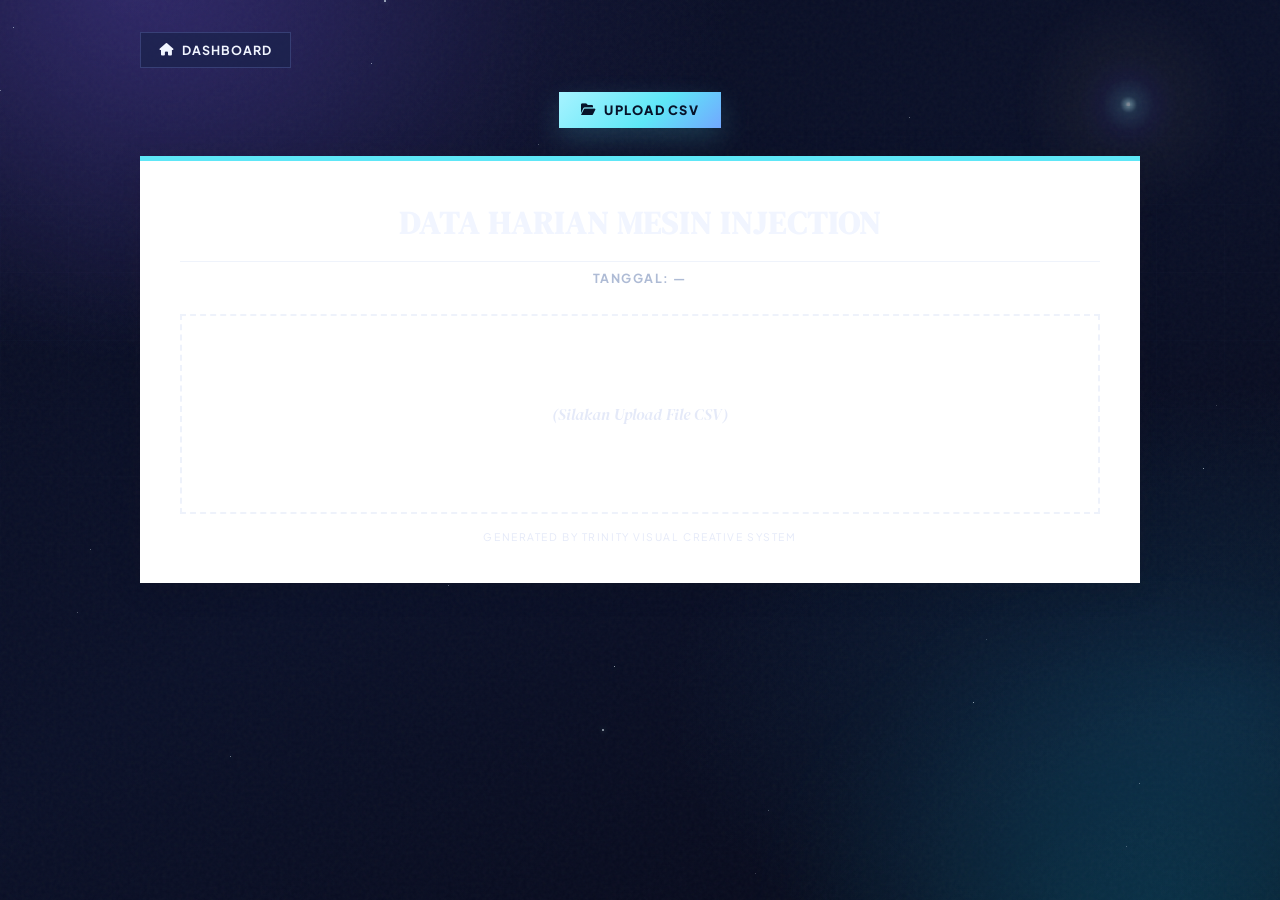
<file: daftarmesin.html>
<!DOCTYPE html>
<html lang="id">
<head>
    <meta charset="UTF-8">
    <meta name="viewport" content="width=device-width, initial-scale=1.0">
    <title>Data Harian Mesin Injection</title>
    <script src="https://html2canvas.hertzen.com/dist/html2canvas.min.js"></script>
    <link href="https://fonts.googleapis.com/css2?family=DM+Serif+Display:ital@0;1&family=Plus+Jakarta+Sans:wght@400;500;600;700;800&display=swap" rel="stylesheet">
    <link href="https://cdnjs.cloudflare.com/ajax/libs/font-awesome/6.0.0/css/all.min.css" rel="stylesheet">
    <style>
        :root {
            --cream: #FAF8F4;
            --amber: #C2550A;
            --amber-dark: #8B3A06;
            --charcoal: #1C1814;
            --sage: #4A6741;
            --sand: #D4B896;
            --warm-gray: #E8E2D9;
            --warm-gray-2: #D5CCBF;
            --text-muted: #8A7E72;
        }

        * { box-sizing: border-box; margin: 0; padding: 0; }

        body {
            background-color: var(--cream);
            font-family: 'Plus Jakarta Sans', sans-serif;
            color: var(--charcoal);
            min-height: 100vh;
            padding: 2rem 1rem 4rem;
            position: relative;
        }

        body::before {
            content: '';
            position: fixed;
            inset: 0;
            background-image: url("data:image/svg+xml,%3Csvg viewBox='0 0 256 256' xmlns='http://www.w3.org/2000/svg'%3E%3Cfilter id='noise'%3E%3CfeTurbulence type='fractalNoise' baseFrequency='0.9' numOctaves='4' stitchTiles='stitch'/%3E%3C/filter%3E%3Crect width='100%25' height='100%25' filter='url(%23noise)' opacity='0.04'/%3E%3C/svg%3E");
            pointer-events: none;
            z-index: 0;
        }

        .wrapper { max-width: 1000px; margin: 0 auto; position: relative; z-index: 1; }

        /* ── BACK BUTTON ── */
        .btn-back {
            display: inline-flex;
            align-items: center;
            gap: 8px;
            padding: 9px 18px;
            background: transparent;
            border: 1.5px solid var(--sand);
            color: var(--text-muted);
            font-size: 0.78rem;
            font-weight: 700;
            letter-spacing: 0.08em;
            text-transform: uppercase;
            text-decoration: none;
            transition: all 0.2s;
            margin-bottom: 1.5rem;
        }
        .btn-back:hover { border-color: var(--amber); color: var(--amber); }

        /* ── CONTROLS BAR ── */
        .controls-bar {
            display: flex;
            justify-content: center;
            gap: 12px;
            margin-bottom: 1.75rem;
            flex-wrap: wrap;
        }

        .btn-upload {
            display: inline-flex;
            align-items: center;
            gap: 8px;
            background: var(--amber);
            color: white;
            border: none;
            padding: 10px 22px;
            font-family: 'Plus Jakarta Sans', sans-serif;
            font-size: 0.8rem;
            font-weight: 800;
            letter-spacing: 0.1em;
            text-transform: uppercase;
            cursor: pointer;
            transition: all 0.2s;
            box-shadow: 0 2px 8px rgba(194,85,10,0.25);
        }
        .btn-upload:hover { background: var(--amber-dark); transform: translateY(-1px); }

        .btn-download {
            display: inline-flex;
            align-items: center;
            gap: 8px;
            background: white;
            color: var(--amber);
            border: 1.5px solid var(--amber);
            padding: 10px 22px;
            font-family: 'Plus Jakarta Sans', sans-serif;
            font-size: 0.8rem;
            font-weight: 800;
            letter-spacing: 0.1em;
            text-transform: uppercase;
            cursor: pointer;
            transition: all 0.2s;
        }
        .btn-download:hover { background: var(--amber); color: white; }

        .hidden { display: none !important; }

        /* ── REPORT CARD ── */
        #reportCard {
            background: white;
            width: 100%;
            max-width: 1000px;
            margin: 0 auto;
            padding: 2.5rem;
            border-top: 5px solid var(--amber);
            box-shadow: 0 4px 32px rgba(28,24,20,0.10);
            animation: fadeUp 0.5s ease both;
        }

        .report-title {
            font-family: 'DM Serif Display', serif;
            font-size: 2rem;
            color: var(--charcoal);
            text-align: center;
            text-transform: uppercase;
            letter-spacing: 0.03em;
            border-bottom: 1px solid var(--warm-gray);
            padding-bottom: 1rem;
            margin-bottom: 0.5rem;
        }

        #reportDate {
            text-align: center;
            font-size: 0.78rem;
            font-weight: 700;
            letter-spacing: 0.12em;
            text-transform: uppercase;
            color: var(--text-muted);
            margin-bottom: 1.75rem;
        }

        /* ── MESSAGE BOX ── */
        #messageBox {
            background: #FDF5EE;
            border-left: 4px solid var(--amber);
            padding: 14px 18px;
            margin-bottom: 1.5rem;
            font-size: 0.85rem;
            line-height: 1.7;
            color: var(--charcoal);
        }
        #messageBox p { margin: 0; }
        #msgTotalMesin {
            font-family: 'DM Serif Display', serif;
            font-size: 1.3rem;
            color: var(--amber);
        }

        /* ── DATA CONTAINER ── */
        #dataContainer {
            min-height: 200px;
            display: flex;
            align-items: center;
            justify-content: center;
            border: 2px dashed var(--warm-gray);
        }

        #dataContainer p.placeholder {
            color: var(--warm-gray-2);
            font-family: 'DM Serif Display', serif;
            font-size: 1rem;
            font-style: italic;
        }

        /* ── TWO COLUMN TABLES ── */
        .table-pair {
            display: flex;
            gap: 1.5rem;
            align-items: flex-start;
        }
        .table-col { flex: 1; }

        .mesin-table {
            width: 100%;
            border-collapse: collapse;
            font-size: 0.82rem;
        }

        .mesin-table thead tr th {
            background: var(--amber);
            color: white;
            padding: 9px 12px;
            font-size: 0.72rem;
            font-weight: 700;
            letter-spacing: 0.09em;
            text-transform: uppercase;
            border: 1px solid var(--amber-dark);
        }

        .mesin-table tbody tr { border-bottom: 1px solid var(--warm-gray); transition: background 0.15s; }
        .mesin-table tbody tr:hover { background: #FDF5EE; }

        .mesin-table tbody td {
            padding: 8px 12px;
            border: 1px solid var(--warm-gray);
        }
        .mesin-table tbody td.col-num {
            text-align: center;
            font-weight: 800;
            background: #FAF8F4;
            color: var(--amber);
            width: 15%;
            font-size: 0.9rem;
        }
        .mesin-table tbody td.col-product {
            font-weight: 600;
            color: var(--charcoal);
        }

        .mesin-table tbody td.conflict-num {
            background: #FFF3F3;
            color: #C0392B;
        }
        .mesin-table tbody td.conflict-product {
            background: #FFF3F3;
            color: #C0392B;
        }

        /* ── FOOTER SUMMARY ── */
        #footerSummary {
            display: flex;
            justify-content: space-between;
            align-items: center;
            margin-top: 2rem;
            padding-top: 1rem;
            border-top: 2px solid var(--amber);
            flex-wrap: wrap;
            gap: 8px;
        }

        #totalMesinTxt {
            font-family: 'DM Serif Display', serif;
            font-size: 1.1rem;
            color: var(--charcoal);
            font-weight: 400;
        }
        #totalConflictTxt {
            font-size: 0.8rem;
            font-weight: 800;
            letter-spacing: 0.08em;
            text-transform: uppercase;
            color: #C0392B;
            background: #FFF3F3;
            border: 1px solid #FFBABA;
            padding: 4px 12px;
        }

        .report-footer-text {
            text-align: center;
            margin-top: 1rem;
            font-size: 0.65rem;
            letter-spacing: 0.15em;
            text-transform: uppercase;
            color: var(--warm-gray-2);
        }

        #reportCard.capturing {
            animation: none !important;
            opacity: 1 !important;
            transform: none !important;
        }

        @keyframes fadeUp {
            from { opacity: 0; transform: translateY(16px); }
            to   { opacity: 1; transform: translateY(0); }
        }
    </style>
<link rel="stylesheet" href="space-theme.css">
<script src="space-scene.js" defer></script>
</head>
<body>
<div class="wrapper">

    <a href="index.html" class="btn-back">
        <i class="fas fa-home"></i> Dashboard
    </a>

    <div class="controls-bar">
        <button class="btn-upload" onclick="document.getElementById('fileInput').click()">
            <i class="fas fa-folder-open"></i> Upload CSV
        </button>
        <input type="file" id="fileInput" accept=".csv" class="hidden" onchange="processFile()">

        <button id="btnDownload" class="btn-download hidden" onclick="downloadImage()">
            <i class="fas fa-camera"></i> Download Gambar
        </button>
    </div>

    <!-- REPORT CARD -->
    <div id="reportCard">
        <h1 class="report-title">Data Harian Mesin Injection</h1>
        <div id="reportDate">Tanggal: —</div>

        <div id="messageBox" class="hidden">
            <p>Dear Tim Mekanik,</p>
            <p>Berikut daftar mesin yang beroperasi hari ini.</p>
            <p>Total Mesin Produksi: <span id="msgTotalMesin">0 Unit</span></p>
        </div>

        <div id="dataContainer">
            <p class="placeholder">(Silakan Upload File CSV)</p>
        </div>

        <div id="footerSummary" class="hidden">
            <div id="totalMesinTxt">Total: 0 Unit</div>
            <div id="totalConflictTxt">Ganti Produk: 0</div>
        </div>

        <div class="report-footer-text">Generated by Trinity Visual Creative System</div>
    </div>

</div>

<script>
    function excelDateToJSDate(serial) {
        if (!isNaN(serial) && serial > 20000) {
            var utc_days  = Math.floor(serial - 25569);
            var utc_value = utc_days * 86400;
            var date_info = new Date(utc_value * 1000);
            return `${date_info.getDate()}/${date_info.getMonth() + 1}/${date_info.getFullYear()}`;
        }
        return serial;
    }

    function processFile() {
        const fileInput = document.getElementById('fileInput');
        const file = fileInput.files[0];
        if (!file) return;
        const reader = new FileReader();
        reader.onload = function(e) { parseData(e.target.result); };
        reader.readAsText(file);
    }

    function parseData(csvText) {
        const lines = csvText.split('\n');
        let machineData = {};
        let reportDate = "-";

        for (let i = 1; i < lines.length; i++) {
            const row = lines[i].replace('\r', '').split(';');
            if (row.length < 6) continue;
            const machineRaw = row[0];
            const productName = row[1];
            const dateRaw = row[3];
            const workCentre = row[5] ? row[5].trim() : '';

            if (reportDate === "-" && dateRaw) {
                reportDate = excelDateToJSDate(parseFloat(dateRaw));
            }

            if (workCentre.toLowerCase().includes('injection')) {
                const numberMatch = machineRaw.match(/(\d+)/);
                const machineNum = numberMatch ? parseInt(numberMatch[0]) : machineRaw;
                if (!machineData[machineNum]) machineData[machineNum] = new Set();
                machineData[machineNum].add(productName.trim());
            }
        }

        document.getElementById('reportDate').innerText = "TANGGAL PRODUKSI: " + reportDate;
        renderTwoColumns(machineData);
    }

    function renderTwoColumns(machineData) {
        const sortedMachines = Object.keys(machineData).sort((a, b) => a - b);
        const totalMesin = sortedMachines.length;

        document.getElementById('messageBox').classList.remove('hidden');
        document.getElementById('msgTotalMesin').innerText = totalMesin + " Unit";

        const midPoint = Math.ceil(totalMesin / 2);
        const leftData = sortedMachines.slice(0, midPoint);
        const rightData = sortedMachines.slice(midPoint);
        let totalGantiCetakan = 0;

        function createRows(keys) {
            let html = '';
            keys.forEach(num => {
                const products = Array.from(machineData[num]);
                let displayProduct = products[0];
                let isConflict = false;
                if (products.length > 1) {
                    displayProduct = products.join(' <br><span style="font-size:0.7rem;font-weight:800;color:#C0392B">⬇ GANTI ⬇</span><br> ');
                    isConflict = true;
                    totalGantiCetakan++;
                }
                html += `<tr>
                    <td class="col-num ${isConflict ? 'conflict-num' : ''}">${num}</td>
                    <td class="col-product ${isConflict ? 'conflict-product' : ''}">${displayProduct}</td>
                </tr>`;
            });
            return html;
        }

        const tableHeader = `<thead><tr><th>Mesin</th><th>Nama Produk</th></tr></thead>`;

        let containerHTML = '';
        if (totalMesin === 0) {
            containerHTML = '<p style="color:#C0392B;font-weight:700;padding:2.5rem;text-align:center">Tidak ada data Injection.</p>';
        } else {
            containerHTML = `<div class="table-pair">
                <div class="table-col"><table class="mesin-table">${tableHeader}<tbody>${createRows(leftData)}</tbody></table></div>
                <div class="table-col"><table class="mesin-table">${tableHeader}<tbody>${createRows(rightData)}</tbody></table></div>
            </div>`;
        }

        document.getElementById('dataContainer').innerHTML = containerHTML;
        document.getElementById('totalMesinTxt').innerText = "Total: " + totalMesin + " Unit";
        document.getElementById('totalConflictTxt').innerText = "Ganti Produk: " + totalGantiCetakan;
        document.getElementById('footerSummary').classList.remove('hidden');
        document.getElementById('btnDownload').classList.remove('hidden');
    }

    function downloadImage() {
        const element = document.getElementById("reportCard");
        if (typeof html2canvas === 'undefined') {
            alert("Mode Offline: Gunakan Screenshot manual.");
            return;
        }

        setTimeout(() => {
            html2canvas(element, {
                scale: 2,
                backgroundColor: "#ffffff",
                useCORS: true,
                allowTaint: true,
                onclone: (clonedDoc) => {
                    const clonedEl = clonedDoc.getElementById("reportCard");
                    clonedEl.style.opacity = "1";
                    clonedEl.style.transform = "none";
                    clonedEl.style.animation = "none";

                    const style = clonedDoc.createElement('style');
                    style.textContent = 'body::before { display: none !important; }';
                    clonedDoc.head.appendChild(style);
                }
            }).then(canvas => {
                const link = document.createElement("a");
                link.download = "Laporan_Injection_Trinity.jpg";
                link.href = canvas.toDataURL("image/jpeg", 1);
                link.click();
            });
        }, 500);
    }
</script>
</body>
</html>
</file>
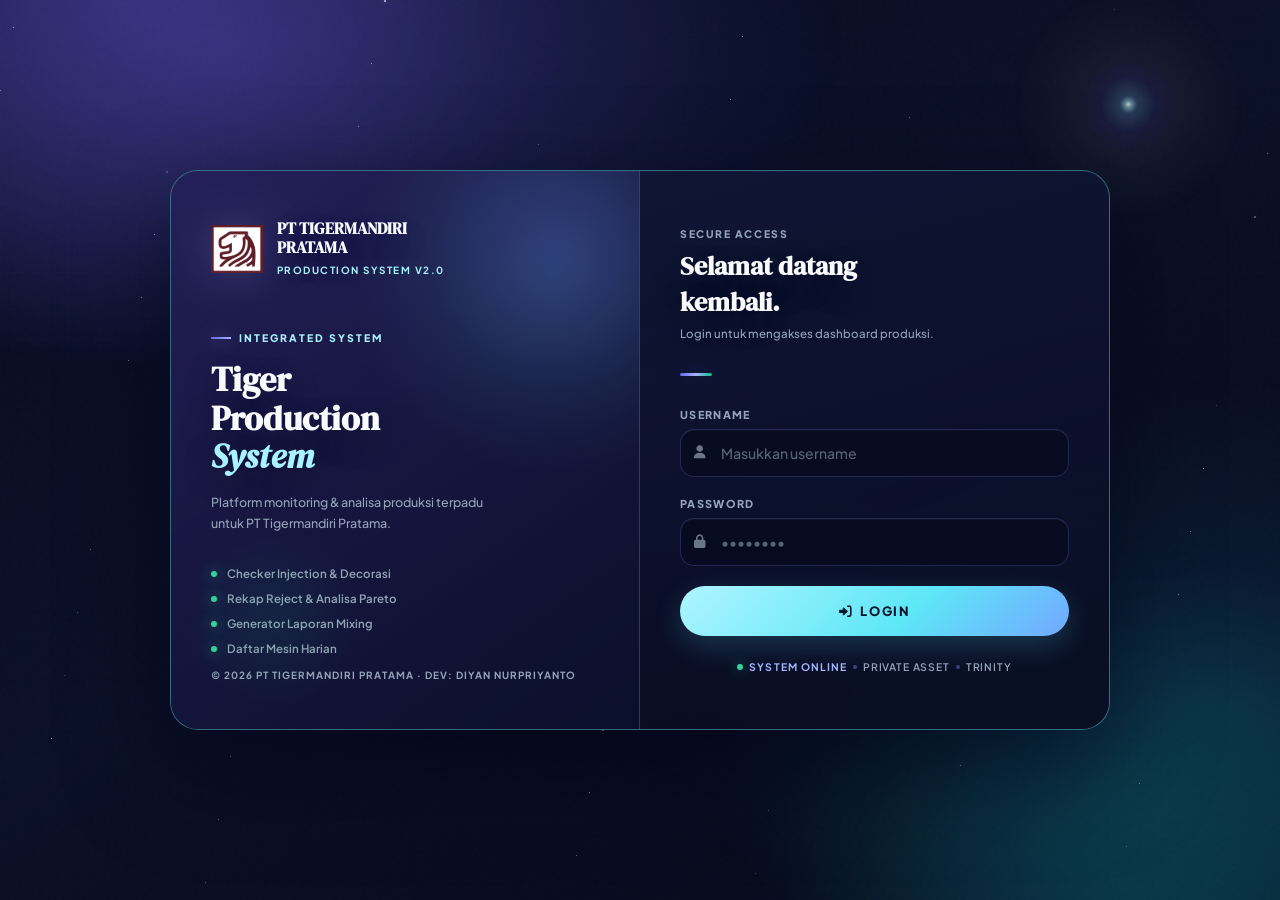
<file: dashboard.html>
<!DOCTYPE html>
<html lang="id" data-theme="dark">
<head>
    <meta charset="UTF-8">
    <meta name="viewport" content="width=device-width, initial-scale=1.0">
    <title>Dashboard — Tiger Production System</title>
    <link rel="manifest" href="manifest.json">
    <meta name="theme-color" content="#080B1E">
    <meta name="mobile-web-app-capable" content="yes">
    <meta name="apple-mobile-web-app-capable" content="yes">
    <meta name="apple-mobile-web-app-status-bar-style" content="black-translucent">
    <meta name="apple-mobile-web-app-title" content="Tiger System">
    <link rel="apple-touch-icon" href="logo.png">
    <link href="https://fonts.googleapis.com/css2?family=DM+Serif+Display:ital@0;1&family=Plus+Jakarta+Sans:wght@400;500;600;700;800&display=swap" rel="stylesheet">
    <link href="https://cdnjs.cloudflare.com/ajax/libs/font-awesome/6.0.0/css/all.min.css" rel="stylesheet">
    <style>
        :root {
            /* Dark Indigo Design System */
            --cream: #070B18;
            --amber: #6366F1;
            --amber-rgb: 99, 102, 241;
            --amber-dark: #4338CA;
            --amber-light: #A5B4FC;
            --charcoal: #F8FAFC;
            --charcoal-2: #CBD5E1;

            --sage: #10B981;
            --sage-rgb: 16, 185, 129;

            --gold: #C4B5FD;
            --gold-rgb: 196, 181, 253;

            --sand: #CBD5E1;
            --warm-gray: rgba(148, 163, 184, 0.18);
            --warm-gray-2: rgba(148, 163, 184, 0.28);
            --text-muted: #94A3B8;
            --card-bg: rgba(15, 23, 42, 0.82);
            --card-border: rgba(129, 140, 248, 0.18);
            --install-bg: rgba(15, 23, 42, 0.94);
            --header-bg: rgba(5, 8, 22, 0.88);
            --footer-bg: rgba(5, 8, 22, 0.92);
            --text-primary: #F8FAFC;
            --indigo-line: #6366F1;

            --bg-deep: #070B18;
            --bg-soft: #0B1024;
            --panel-bg: rgba(15, 23, 42, 0.88);
            --panel-border: rgba(129, 140, 248, 0.20);
            --panel-border-strong: rgba(129, 140, 248, 0.35);
            --glow-indigo: rgba(99, 102, 241, 0.28);
            --glow-green: rgba(16, 185, 129, 0.12);
        }

        /* Tetap support toggle lama, tapi warna dark dijadikan karakter utama */
        [data-theme="dark"] {
            --cream: #070B18;
            --warm-gray: rgba(148, 163, 184, 0.18);
            --warm-gray-2: rgba(148, 163, 184, 0.28);
            --text-muted: #94A3B8;
            --sand: #CBD5E1;
            --card-bg: rgba(15, 23, 42, 0.82);
            --card-border: rgba(129, 140, 248, 0.18);
            --install-bg: rgba(15, 23, 42, 0.94);
            --header-bg: rgba(5, 8, 22, 0.88);
            --footer-bg: rgba(5, 8, 22, 0.92);
            --text-primary: #F8FAFC;
            --indigo-line: #6366F1;
        }

        [data-theme="dark"] body,
        body {
            background:
                radial-gradient(ellipse 70% 52% at 12% 0%, rgba(99,102,241,0.22), transparent 58%),
                radial-gradient(ellipse 60% 46% at 88% 90%, rgba(16,185,129,0.10), transparent 56%),
                linear-gradient(180deg, #070B18 0%, #0B1024 48%, #070B18 100%);
        }
        [data-theme="dark"] body::before { opacity: 0.22; }

        /* Smooth transitions */
        body, header, footer, main, #installBanner, .app-card, .status-badge, .section-badge {
            transition: background-color 0.3s ease, border-color 0.3s ease, color 0.2s ease, box-shadow 0.25s ease, transform 0.25s ease;
        }

        /* Theme toggle button */
        .btn-theme {
            display: inline-flex; align-items: center; justify-content: center;
            width: 34px; height: 34px;
            border: 1px solid rgba(129, 140, 248, 0.24);
            background: rgba(15, 23, 42, 0.58);
            color: var(--sand);
            font-size: 0.8rem; cursor: pointer;
            transition: all 0.2s; border-radius: 12px;
            box-shadow: inset 0 1px 0 rgba(255,255,255,0.04);
        }
        .btn-theme:hover {
            border-color: var(--amber-light);
            color: white;
            background: rgba(99,102,241,0.22);
            box-shadow: 0 0 22px rgba(99,102,241,0.25);
            transform: translateY(-1px);
        }

        *{box-sizing:border-box;margin:0;padding:0}
        body{
            font-family:'Plus Jakarta Sans',sans-serif;
            color:var(--charcoal);
            min-height:100vh;
            display:flex;
            flex-direction:column;
            overflow-x:hidden;
        }
        body::before{
            content:'';
            position:fixed;
            inset:0;
            background-image:url("data:image/svg+xml,%3Csvg viewBox='0 0 256 256' xmlns='http://www.w3.org/2000/svg'%3E%3Cfilter id='noise'%3E%3CfeTurbulence type='fractalNoise' baseFrequency='0.9' numOctaves='4' stitchTiles='stitch'/%3E%3C/filter%3E%3Crect width='100%25' height='100%25' filter='url(%23noise)' opacity='0.09'/%3E%3C/svg%3E");
            pointer-events:none;
            z-index:0;
        }
        body::after{
            content:'';
            position:fixed;
            width:520px;
            height:520px;
            right:-260px;
            top:100px;
            border-radius:999px;
            background:radial-gradient(circle, rgba(99,102,241,0.13), transparent 62%);
            pointer-events:none;
            z-index:0;
        }

        /* HEADER */
        header{
            background:var(--header-bg);
            border-bottom:1px solid var(--panel-border-strong);
            position:sticky;
            top:0;
            z-index:50;
            box-shadow:0 18px 45px rgba(2,6,23,0.34);
            backdrop-filter:blur(18px);
            -webkit-backdrop-filter:blur(18px);
        }
        header::after{
            content:'';
            position:absolute;
            left:0;right:0;bottom:-1px;
            height:2px;
            background:linear-gradient(90deg, transparent, var(--indigo-line), #A5B4FC, transparent);
            opacity:0.9;
        }
        .header-inner{
            max-width:1400px;
            margin:0 auto;
            padding:0.95rem 2rem;
            display:flex;
            justify-content:space-between;
            align-items:center;
            gap:1rem;
        }
        .header-brand{display:flex;align-items:center;gap:14px}
        .header-brand img{
            height:52px;
            width:auto;
            object-fit:contain;
            animation:float 3s ease-in-out infinite;
            filter:drop-shadow(0 0 18px rgba(129,140,248,0.18));
        }
        .header-brand h1{
            font-family:'DM Serif Display',serif;
            font-size:1.35rem;
            color:white;
            line-height:1.1;
            text-shadow:0 8px 28px rgba(0,0,0,0.28);
        }
        .header-brand h1 span{color:var(--amber-light)}
        .header-brand p{
            font-size:0.65rem;
            color:var(--sand);
            letter-spacing:0.15em;
            text-transform:uppercase;
            margin-top:2px;
            font-weight:600;
            opacity:0.9;
        }
        .header-right{display:flex;align-items:center;gap:1rem}
        .status-badge{
            display:flex;
            align-items:center;
            gap:6px;
            padding:6px 13px;
            border:1px solid rgba(129,140,248,0.22);
            background:rgba(15,23,42,0.60);
            font-size:0.65rem;
            font-weight:800;
            letter-spacing:0.1em;
            text-transform:uppercase;
            color:var(--sand);
            border-radius:100px;
            box-shadow:inset 0 1px 0 rgba(255,255,255,0.04);
        }
        .pulse-dot{
            width:7px;
            height:7px;
            border-radius:50%;
            background:#34D399;
            animation:pulse 2s infinite;
            box-shadow:0 0 14px rgba(52,211,153,0.7);
        }
        @keyframes pulse{0%,100%{opacity:1;transform:scale(1)}50%{opacity:0.4;transform:scale(0.8)}}
        .header-clock{
            text-align:right;
            border-left:1px solid rgba(148,163,184,0.16);
            padding-left:1rem;
        }
        #clock{font-size:0.95rem;font-weight:800;color:white}
        #date{font-size:0.62rem;color:var(--sand);text-transform:uppercase;letter-spacing:0.08em}
        .btn-logout{
            display:inline-flex;
            align-items:center;
            gap:6px;
            padding:7px 15px;
            border:1px solid rgba(129,140,248,0.24);
            background:rgba(15,23,42,0.58);
            color:var(--sand);
            font-family:'Plus Jakarta Sans',sans-serif;
            font-size:0.65rem;
            font-weight:800;
            letter-spacing:0.08em;
            text-transform:uppercase;
            cursor:pointer;
            transition:all 0.2s;
            border-radius:100px;
            box-shadow:inset 0 1px 0 rgba(255,255,255,0.04);
        }
        .btn-logout:hover{
            border-color:var(--amber-light);
            background:rgba(99,102,241,0.22);
            color:white;
            box-shadow:0 0 22px rgba(99,102,241,0.25);
            transform:translateY(-1px);
        }
        @keyframes float{0%,100%{transform:translateY(0)}50%{transform:translateY(-5px)}}

        /* MAIN */
        main{
            flex-grow:1;
            max-width:1400px;
            margin:0 auto;
            width:100%;
            padding:1.6rem 2rem 4rem;
            position:relative;
            z-index:1;
        }
        .section-title{display:none !important;}
        .section-title h2{
            font-family:'DM Serif Display',serif;
            font-size:1.35rem;
            color:var(--text-primary);
            white-space:nowrap;
            display:flex;
            align-items:center;
            gap:10px;
        }
        .section-title h2::before{
            content:'';
            width:10px;
            height:10px;
            border-radius:999px;
            background:#A5B4FC;
            box-shadow:0 0 18px rgba(165,180,252,0.75);
        }
        .section-title::after{
            content:'';
            flex:1;
            height:1px;
            background:linear-gradient(90deg, rgba(129,140,248,0.36), transparent);
            opacity:1;
        }
        .section-badge{
            font-size:0.65rem;
            font-weight:800;
            letter-spacing:0.1em;
            text-transform:uppercase;
            color:#C7D2FE;
            background:rgba(99,102,241,0.14);
            border:1px solid rgba(129,140,248,0.22);
            padding:5px 13px;
            border-radius:100px;
            white-space:nowrap;
        }

        /* CARDS GRID */
        .cards-grid{
            display:flex;
            flex-wrap:wrap;
            justify-content:center;
            align-items:stretch;
            gap:1.25rem;
            width:100%;
            margin:0 auto;
        }
        .cards-grid > .app-card{
            flex:0 1 calc((100% - 4 * 1.25rem) / 5);
            max-width:calc((100% - 4 * 1.25rem) / 5);
        }
        /* Center the complete menu group within the available header-to-footer area. */
        @media (min-width:769px) and (min-height:720px){
            main{
                display:flex;
                align-items:center;
                padding-top:1.6rem;
                padding-bottom:1.6rem;
            }
        }
        @media (min-width:1201px){
            .cards-grid{
                display:grid;
                grid-template-columns:repeat(5,minmax(0,1fr));
                align-items:stretch;
                max-width:100%;
                margin-left:auto;
                margin-right:auto;
            }
            .cards-grid > .app-card{
                max-width:none;
                min-width:0;
            }
        }
        @media(max-width:1200px){
            .cards-grid > .app-card{
                flex-basis:calc((100% - 2 * 1.25rem) / 3);
                max-width:calc((100% - 2 * 1.25rem) / 3);
            }
        }
        @media(max-width:768px){
            .header-inner{padding:0.85rem 1rem;align-items:flex-start;flex-direction:column}
            .header-right{flex-wrap:wrap;width:100%}
            .cards-grid > .app-card{
                flex-basis:calc((100% - 1.25rem) / 2);
                max-width:calc((100% - 1.25rem) / 2);
            }
            main{padding:1.1rem 1rem 7rem}
            .section-title::after{width:100%}
        }
        @media(max-width:500px){
            .cards-grid > .app-card{
                flex-basis:100%;
                max-width:100%;
            }
        }

        /* App Card Base Theme System */
        .app-card {
            --card-accent: var(--amber);
            --card-accent-rgb: var(--amber-rgb);
            min-width:0;

            background:linear-gradient(145deg, rgba(15,23,42,0.88), rgba(11,16,36,0.78));
            border:1px solid var(--card-border);
            border-radius:24px;
            padding:1.55rem;
            display:flex;
            flex-direction:column;
            min-height:210px;
            text-decoration:none;
            position:relative;
            overflow:hidden;
            backdrop-filter:blur(16px);
            -webkit-backdrop-filter:blur(16px);
            box-shadow:0 20px 60px rgba(2,6,23,0.28), inset 0 1px 0 rgba(255,255,255,0.04);
            transition:all 0.45s cubic-bezier(0.16, 1, 0.3, 1);
            animation:fadeUp 0.5s ease both;
            isolation:isolate;
        }
        .app-card::before{
            content:'';
            position:absolute;
            inset:-1px;
            background:
                radial-gradient(circle at 18% 10%, rgba(var(--card-accent-rgb),0.22), transparent 28%),
                radial-gradient(circle at 90% 100%, rgba(255,255,255,0.06), transparent 34%);
            opacity:0.72;
            z-index:0;
            transition:opacity 0.35s ease, transform 0.35s ease;
        }
        .app-card::after{
            content:'';
            position:absolute;
            top:0;
            left:-70%;
            width:55%;
            height:100%;
            transform:skewX(-18deg);
            background:linear-gradient(90deg, transparent, rgba(255,255,255,0.08), transparent);
            opacity:0;
            z-index:1;
            transition:left 0.65s ease, opacity 0.25s ease;
        }

        /* Staggered Animations */
        .app-card:nth-child(1){animation-delay:.05s}
        .app-card:nth-child(2){animation-delay:.10s}
        .app-card:nth-child(3){animation-delay:.15s}
        .app-card:nth-child(4){animation-delay:.20s}
        .app-card:nth-child(5){animation-delay:.25s}
        .app-card:nth-child(6){animation-delay:.30s}
        .app-card:nth-child(7){animation-delay:.35s}
        .app-card:nth-child(8){animation-delay:.40s}
        .app-card:nth-child(9){animation-delay:.45s}
        .app-card:nth-child(10){animation-delay:.50s}

        /* Premium Hover Effect */
        .app-card:hover {
            transform:translateY(-8px);
            border-color:rgba(var(--card-accent-rgb),0.44);
            box-shadow:
                0 28px 80px rgba(2,6,23,0.42),
                0 0 34px rgba(var(--card-accent-rgb),0.17),
                inset 0 1px 0 rgba(255,255,255,0.08);
            background:linear-gradient(145deg, rgba(20,29,58,0.95), rgba(12,17,39,0.86));
        }
        .app-card:hover::before{opacity:1;transform:scale(1.04)}
        .app-card:hover::after{left:120%;opacity:1}

        /* Background Watermark Icon */
        .card-bg {
            position:absolute;
            bottom:-18px;
            right:-10px;
            font-size:6.3rem;
            color:var(--card-accent);
            opacity:0.045;
            transition:all 0.5s cubic-bezier(0.16, 1, 0.3, 1);
            line-height:1;
            z-index:0;
            pointer-events:none;
            transform:rotate(-10deg);
        }
        .app-card:hover .card-bg {
            opacity:0.12;
            transform:rotate(0deg) scale(1.12);
            filter:drop-shadow(0 0 20px rgba(var(--card-accent-rgb),0.28));
        }

        /* Icon Container */
        .card-icon {
            position:relative;
            z-index:2;
            width:46px;
            height:46px;
            border-radius:16px;
            background:rgba(var(--card-accent-rgb),0.12);
            display:flex;
            align-items:center;
            justify-content:center;
            margin-bottom:1.2rem;
            font-size:1.15rem;
            color:var(--card-accent);
            transition:all 0.4s ease;
            flex-shrink:0;
            border:1px solid rgba(var(--card-accent-rgb),0.18);
            box-shadow:inset 0 1px 0 rgba(255,255,255,0.05);
        }
        .app-card:hover .card-icon {
            background:linear-gradient(135deg, rgba(var(--card-accent-rgb),1), rgba(165,180,252,0.94));
            color:white;
            transform:scale(1.05) rotate(-2deg);
            box-shadow:0 10px 24px rgba(var(--card-accent-rgb),0.34);
            border-color:transparent;
        }

        /* Card Content */
        .card-body { flex:1; position:relative; z-index:2; }
        .card-title {
            font-size:0.9rem;
            font-weight:800;
            color:var(--text-primary);
            line-height:1.35;
            margin-bottom:7px;
            transition:color 0.3s;
        }
        .card-desc {
            font-size:0.73rem;
            color:var(--text-muted);
            line-height:1.55;
            font-weight:500;
        }

        /* Call to action text */
        .card-cta {
            position:relative;
            z-index:2;
            display:flex;
            align-items:center;
            gap:6px;
            font-size:0.65rem;
            font-weight:900;
            letter-spacing:0.12em;
            text-transform:uppercase;
            color:var(--text-muted);
            margin-top:1.2rem;
            transition:color 0.3s;
        }
        .card-cta i {
            font-size:0.7rem;
            transition:transform 0.3s, opacity 0.3s;
            opacity:0;
            transform:translateX(-5px);
        }
        .app-card:hover .card-title { color:#DDE3FF; }
        .app-card:hover .card-cta { color:var(--card-accent); }
        .app-card:hover .card-cta i { opacity:1; transform:translateX(2px); }

        /* Thematic Modifiers */
        .card-sage { --card-accent: var(--sage); --card-accent-rgb: var(--sage-rgb); }
        .card-gold { --card-accent: var(--gold); --card-accent-rgb: var(--gold-rgb); }

        /* FOOTER */
        footer{
            background:var(--footer-bg);
            border-top:1px solid var(--panel-border-strong);
            padding:1.25rem 2rem;
            position:sticky;
            bottom:0;
            z-index:50;
            box-shadow:0 -18px 45px rgba(2,6,23,0.34);
            backdrop-filter:blur(18px);
            -webkit-backdrop-filter:blur(18px);
        }
        footer::before{
            content:'';
            position:absolute;
            left:0;right:0;top:-1px;
            height:2px;
            background:linear-gradient(90deg, transparent, #A5B4FC, var(--indigo-line), transparent);
            opacity:0.9;
        }
        .footer-inner{max-width:1400px;margin:0 auto;display:flex;flex-wrap:wrap;justify-content:space-between;align-items:center;gap:0.5rem}
        .footer-left p,.footer-right p{font-size:0.65rem;font-weight:800;letter-spacing:0.1em;text-transform:uppercase}
        .footer-left p:first-child,.footer-right p:first-child{color:#C7D2FE}
        .footer-left p:last-child,.footer-right p:last-child{color:var(--text-muted);font-weight:500}
        .footer-right{text-align:right}
        @keyframes fadeUp{from{opacity:0;transform:translateY(20px)}to{opacity:1;transform:translateY(0)}}

        /* INSTALL BANNER */
        #installBanner {
            display:none;
            position:fixed;
            bottom:88px;
            right:1.5rem;
            z-index:100;
            background:var(--install-bg);
            border:1px solid var(--card-border);
            border-radius:18px;
            padding:14px 18px;
            box-shadow:0 24px 80px rgba(2,6,23,0.45);
            align-items:center;
            gap:14px;
            max-width:340px;
            animation:fadeUp 0.4s ease both;
            backdrop-filter:blur(16px);
            -webkit-backdrop-filter:blur(16px);
        }
        #installBanner .install-text { font-size:0.78rem; color:var(--text-primary); flex:1; }
        #installBanner .install-text strong { display:block; font-size:0.85rem; color:var(--text-primary); margin-bottom:2px;}
        #installBanner .install-text span { color:var(--text-muted); font-size:0.72rem; }
        .btn-install {
            background:linear-gradient(135deg,var(--amber),#818CF8);
            color:white;
            border:none;
            border-radius:999px;
            padding:8px 16px;
            font-family:'Plus Jakarta Sans',sans-serif;
            font-size:0.72rem;
            font-weight:900;
            letter-spacing:0.08em;
            text-transform:uppercase;
            cursor:pointer;
            white-space:nowrap;
            transition:all 0.2s;
            box-shadow:0 10px 24px rgba(99,102,241,0.25);
        }
        .btn-install:hover { background:linear-gradient(135deg,var(--amber-dark),var(--amber)); transform:translateY(-1px); }
        .btn-dismiss {
            background:rgba(148,163,184,0.10);
            border-radius:50%;
            border:none;
            color:var(--text-muted);
            cursor:pointer;
            font-size:0.9rem;
            width:24px;
            height:24px;
            display:flex;
            align-items:center;
            justify-content:center;
            transition:all 0.2s;
        }
        .btn-dismiss:hover { background:rgba(239,68,68,0.12); color:#F87171; }
 </style>
<link rel="stylesheet" href="space-theme.css">
<script src="space-scene.js" defer></script>
</head>
<body>

<header>
    <div class="header-inner">
        <div class="header-brand">
            <img src="logo.png" alt="Tiger Logo" onerror="this.style.display='none'">
            <div>
                <h1>PT TIGERMANDIRI <span>PRATAMA</span></h1>
                <p>Integrated Production System</p>
            </div>
        </div>
        <div class="header-right">
            <div class="status-badge"><div class="pulse-dot"></div> System Online</div>
            <div class="header-clock"><div id="clock">00:00:00</div><div id="date">Senin, 01 Jan 2024</div></div>
            <button class="btn-theme" id="btnTheme" onclick="toggleTheme()" title="Toggle Dark Mode">
                <i class="fas fa-moon" id="themeIcon"></i>
            </button>
            <button class="btn-logout" onclick="logout()"><i class="fas fa-power-off"></i> Logout</button>
        </div>
    </div>
</header>

<main>
    <div class="cards-grid">

        <a href="inputdkbt.html" class="app-card">
            <div class="card-bg"><i class="fas fa-flask"></i></div>
            <div class="card-icon"><i class="fas fa-vial"></i></div>
            <div class="card-body"><div class="card-title">Input DKBT (Mixing)</div><div class="card-desc">Laporan kekurangan bahan & request mixing.</div></div>
            <div class="card-cta">Buka Aplikasi <i class="fas fa-arrow-right"></i></div>
        </a>

        <a href="narikreject.html" class="app-card">
            <div class="card-bg"><i class="fas fa-magnet"></i></div>
            <div class="card-icon"><i class="fas fa-file-import"></i></div>
            <div class="card-body"><div class="card-title">Sistem Narik Reject</div><div class="card-desc">Konversi data Finac & Rapikan HTML.</div></div>
            <div class="card-cta">Buka Aplikasi <i class="fas fa-arrow-right"></i></div>
        </a>

        <a href="kiloanproduk.html" class="app-card card-sage">
            <div class="card-bg"><i class="fas fa-balance-scale"></i></div>
            <div class="card-icon"><i class="fas fa-weight-hanging"></i></div>
            <div class="card-body"><div class="card-title">Kiloan Assembling</div><div class="card-desc">Kalkulator konversi Pcs ke Kg otomatis.</div></div>
            <div class="card-cta">Buka Aplikasi <i class="fas fa-arrow-right"></i></div>
        </a>

        <a href="sinas.html" class="app-card card-sage">
            <div class="card-bg"><i class="fas fa-file-excel"></i></div>
            <div class="card-icon"><i class="fas fa-calculator"></i></div>
            <div class="card-body"><div class="card-title">SINAS Auto</div><div class="card-desc">Rekap produksi, konversi Qty ke Kg & export Excel otomatis.</div></div>
            <div class="card-cta">Buka Aplikasi <i class="fas fa-arrow-right"></i></div>
        </a>

        <a href="mps.html" class="app-card">
            <div class="card-bg"><i class="fas fa-calendar-alt"></i></div>
            <div class="card-icon"><i class="fas fa-chart-bar"></i></div>
            <div class="card-body"><div class="card-title">Rekap Bulanan (MPS)</div><div class="card-desc">Laporan produksi harian ke bulanan.</div></div>
            <div class="card-cta">Buka Aplikasi <i class="fas fa-arrow-right"></i></div>
        </a>

        <a href="cekfinacinjection.html" class="app-card">
            <div class="card-bg"><i class="fas fa-syringe"></i></div>
            <div class="card-icon"><i class="fas fa-check-double"></i></div>
            <div class="card-body"><div class="card-title">Checker Injection</div><div class="card-desc">Cek selisih Manual vs Sistem (Mesin).</div></div>
            <div class="card-cta">Buka Aplikasi <i class="fas fa-arrow-right"></i></div>
        </a>

        <a href="cekfinacdecorasi.html" class="app-card">
            <div class="card-bg"><i class="fas fa-paint-brush"></i></div>
            <div class="card-icon"><i class="fas fa-list-ol"></i></div>
            <div class="card-body"><div class="card-title">Checker Decorasi</div><div class="card-desc">Cek bundel WC (Stamping/Assy).</div></div>
            <div class="card-cta">Buka Aplikasi <i class="fas fa-arrow-right"></i></div>
        </a>

        <a href="daftarmesin.html" class="app-card">
            <div class="card-bg"><i class="fas fa-cogs"></i></div>
            <div class="card-icon"><i class="fas fa-industry"></i></div>
            <div class="card-body"><div class="card-title">Daftar Mesin Harian</div><div class="card-desc">Daftar mesin & generator gambar laporan.</div></div>
            <div class="card-cta">Buka Aplikasi <i class="fas fa-arrow-right"></i></div>
        </a>

        <a href="rekaptahunan.html" class="app-card card-gold">
            <div class="card-bg"><i class="fas fa-file-invoice"></i></div>
            <div class="card-icon"><i class="fas fa-chart-pie"></i></div>
            <div class="card-body"><div class="card-title">Rekap Reject Semua WC Tahunan</div><div class="card-desc">Versi Excel & Data Base Utama.</div></div>
            <div class="card-cta">Buka Aplikasi <i class="fas fa-arrow-right"></i></div>
        </a>

        <a href="rekaprejectinjectiontahunan.html" class="app-card card-gold">
            <div class="card-bg"><i class="fas fa-chart-line"></i></div>
            <div class="card-icon"><i class="fas fa-project-diagram"></i></div>
            <div class="card-body"><div class="card-title">Rekap Reject Injection Tahunan</div><div class="card-desc">Analisa Pareto 80/20 & Sortir Otomatis.</div></div>
            <div class="card-cta">Buka Aplikasi <i class="fas fa-arrow-right"></i></div>
        </a>

    </div>
</main>


<!-- PWA INSTALL BANNER -->
<div id="installBanner">
    <div class="install-text">
        <strong><i class="fas fa-download" style="color:var(--gold);margin-right:6px"></i> Install Aplikasi</strong>
        <span>Pasang di PC / HP untuk akses offline</span>
    </div>
    <button class="btn-install" onclick="installPWA()">Install</button>
    <button class="btn-dismiss" onclick="document.getElementById('installBanner').style.display='none'" title="Tutup"><i class="fas fa-times"></i></button>
</div>

<footer>
    <div class="footer-inner">
        <div class="footer-left">
            <p>Production Tools V2.0</p>
            <p>Private Asset · Developer: Diyan Nurpriyanto</p>
        </div>
        <div class="footer-right">
            <p>Tiger Production System</p>
            <p id="copyright">© 2026 All Rights Reserved</p>
        </div>
    </div>
</footer>

<script>
    // Auth guard — redirect ke login kalau belum login
    if (sessionStorage.getItem('isLoggedIn') !== 'true') {
        window.location.replace('index.html');
    }

    // ── THEME ──
    function applyTheme(theme) {
        document.documentElement.setAttribute('data-theme', theme);
        const icon = document.getElementById('themeIcon');
        if (icon) icon.className = theme === 'dark' ? 'fas fa-sun' : 'fas fa-moon';
        localStorage.setItem('tigerTheme', theme);
    }
    function toggleTheme() {
        const current = document.documentElement.getAttribute('data-theme');
        applyTheme(current === 'dark' ? 'light' : 'dark');
    }
    // Apply saved theme immediately (before paint)
    (function() {
        const themeVersion = 'dark-indigo-v1';
        if (localStorage.getItem('tigerThemeVersion') !== themeVersion) {
            localStorage.setItem('tigerTheme', 'dark');
            localStorage.setItem('tigerThemeVersion', themeVersion);
        }
        const saved = localStorage.getItem('tigerTheme') || 'dark';
        document.documentElement.setAttribute('data-theme', saved);
    })();

    function updateClock() {
        const now = new Date();
        document.getElementById('date').innerText = now.toLocaleDateString('id-ID', {weekday:'long',year:'numeric',month:'short',day:'numeric'});
        document.getElementById('clock').innerText = now.toLocaleTimeString('id-ID');
    }

    window.onload = function() {
        // Sync icon after DOM ready
        const saved = localStorage.getItem('tigerTheme') || 'dark';
        applyTheme(saved);
        updateClock();
        setInterval(updateClock, 1000);
    }

    function logout() {
        sessionStorage.removeItem('isLoggedIn');
        window.location.replace('index.html');
    }
</script>
<script>
    // Register Service Worker (PWA)
    if ('serviceWorker' in navigator) {
        window.addEventListener('load', () => {
            navigator.serviceWorker.register('./sw.js')
                .then(reg => console.log('[PWA] Service Worker registered:', reg.scope))
                .catch(err => console.warn('[PWA] SW registration failed:', err));
        });
    }

    // Tombol Install PWA
    let deferredPrompt;
    window.addEventListener('beforeinstallprompt', e => {
        e.preventDefault();
        deferredPrompt = e;
        document.getElementById('installBanner').style.display = 'flex';
    });
    function installPWA() {
        if (!deferredPrompt) return;
        deferredPrompt.prompt();
        deferredPrompt.userChoice.then(() => {
            deferredPrompt = null;
            document.getElementById('installBanner').style.display = 'none';
        });
    }
    window.addEventListener('appinstalled', () => {
        document.getElementById('installBanner').style.display = 'none';
    });
</script>
</body>
</html>
</file>
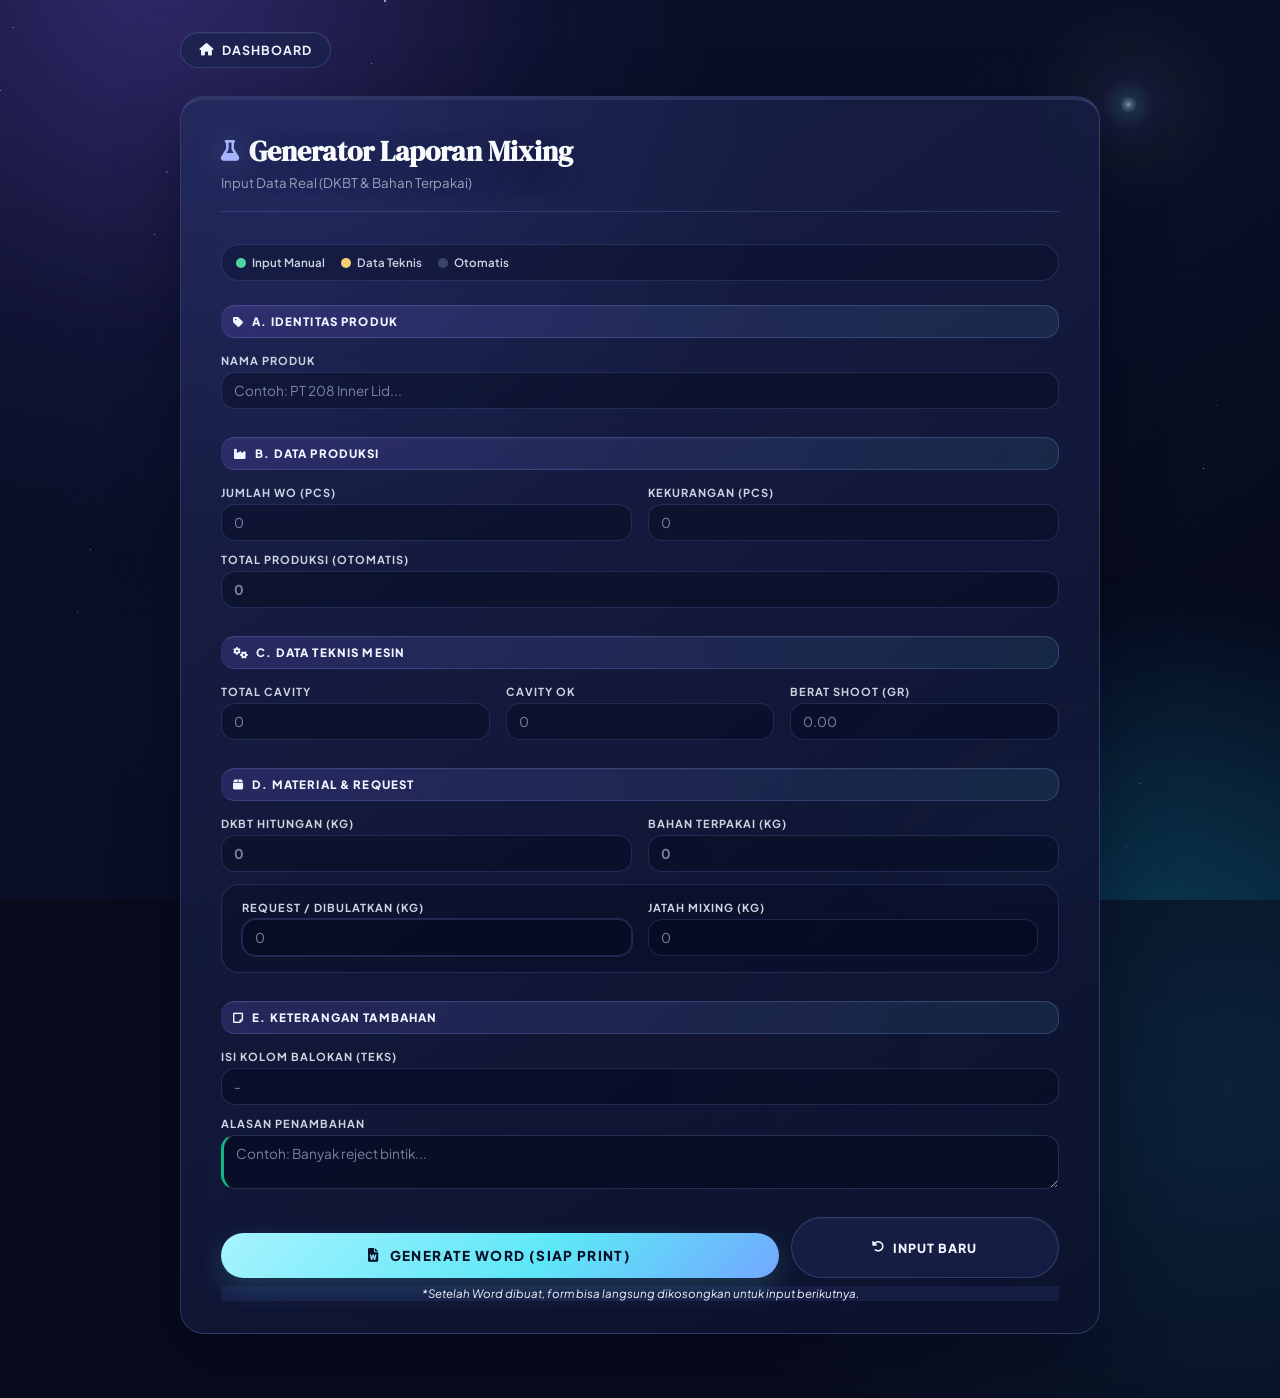
<file: inputdkbt.html>
<!DOCTYPE html>
<html lang="id">
<head>
    <meta charset="UTF-8">
    <meta name="viewport" content="width=device-width, initial-scale=1.0">
    <title>Generator Laporan Mixing - Tiger Mandiri</title>
    <link href="https://fonts.googleapis.com/css2?family=DM+Serif+Display:ital@0;1&family=Plus+Jakarta+Sans:wght@400;500;600;700;800&display=swap" rel="stylesheet">
    <link href="https://cdnjs.cloudflare.com/ajax/libs/font-awesome/6.0.0/css/all.min.css" rel="stylesheet">
    <style>
        :root {
            --cream: #FAF8F4;
            --amber: #C2550A;
            --amber-dark: #8B3A06;
            --amber-light: #E8874A;
            --charcoal: #1C1814;
            --sage: #4A6741;
            --gold: #C8961E;
            --sand: #D4B896;
            --warm-gray: #E8E2D9;
            --warm-gray-2: #D5CCBF;
            --text-muted: #8A7E72;
        }
        * { box-sizing: border-box; margin: 0; padding: 0; }

        body {
            background: var(--cream);
            font-family: 'Plus Jakarta Sans', sans-serif;
            color: var(--charcoal);
            min-height: 100vh;
            padding: 2rem 1rem 4rem;
            position: relative;
        }
        body::before {
            content: '';
            position: fixed; inset: 0;
            background-image: url("data:image/svg+xml,%3Csvg viewBox='0 0 256 256' xmlns='http://www.w3.org/2000/svg'%3E%3Cfilter id='noise'%3E%3CfeTurbulence type='fractalNoise' baseFrequency='0.9' numOctaves='4' stitchTiles='stitch'/%3E%3C/filter%3E%3Crect width='100%25' height='100%25' filter='url(%23noise)' opacity='0.04'/%3E%3C/svg%3E");
            pointer-events: none; z-index: 0;
        }

        .wrapper { max-width: 780px; margin: 0 auto; position: relative; z-index: 1; }

        .btn-back {
            display: inline-flex;
            align-items: center;
            gap: 8px;
            padding: 9px 18px;
            border: 1.5px solid var(--sand);
            color: var(--text-muted);
            font-size: 0.78rem;
            font-weight: 700;
            letter-spacing: 0.08em;
            text-transform: uppercase;
            text-decoration: none;
            transition: all 0.2s;
            margin-bottom: 1.75rem;
        }
        .btn-back:hover { border-color: var(--amber); color: var(--amber); }

        .main-card {
            background: white;
            border: 1px solid var(--warm-gray);
            border-top: 4px solid var(--amber);
            padding: 2rem 2.5rem;
            animation: fadeUp 0.4s ease both;
        }

        .card-header {
            border-bottom: 1px solid var(--warm-gray);
            padding-bottom: 1.25rem;
            margin-bottom: 2rem;
        }
        .card-header h2 {
            font-family: 'DM Serif Display', serif;
            font-size: 1.75rem;
            color: var(--charcoal);
            display: flex;
            align-items: center;
            gap: 10px;
        }
        .card-header h2 i { color: var(--amber); font-size: 1.3rem; }
        .card-header p { color: var(--text-muted); font-size: 0.83rem; margin-top: 4px; }

        /* Section headers */
        .section-header {
            display: flex;
            align-items: center;
            gap: 8px;
            padding: 8px 12px;
            margin-bottom: 1rem;
            font-size: 0.72rem;
            font-weight: 800;
            letter-spacing: 0.1em;
            text-transform: uppercase;
        }
        .section-header.amber { background: #FDF0E8; border-left: 4px solid var(--amber); color: var(--amber-dark); }
        .section-header.gold  { background: #FFFBEA; border-left: 4px solid var(--gold); color: #7A6200; }

        .form-section { margin-bottom: 1.75rem; }

        /* Grid layouts */
        .grid-2 { display: grid; grid-template-columns: 1fr 1fr; gap: 1rem; }
        .grid-3 { display: grid; grid-template-columns: 1fr 1fr 1fr; gap: 1rem; }
        .grid-1 { display: grid; grid-template-columns: 1fr; gap: 1rem; }
        @media (max-width: 600px) { .grid-2, .grid-3 { grid-template-columns: 1fr; } }

        .field { display: flex; flex-direction: column; gap: 5px; }
        .field label {
            font-size: 0.69rem;
            font-weight: 700;
            letter-spacing: 0.09em;
            text-transform: uppercase;
            color: var(--text-muted);
        }

        input[type="text"],
        input[type="number"],
        textarea {
            width: 100%;
            padding: 9px 12px;
            border: 1.5px solid var(--warm-gray-2);
            background: white;
            font-family: 'Plus Jakarta Sans', sans-serif;
            font-size: 0.85rem;
            color: var(--charcoal);
            transition: all 0.2s;
            outline: none;
        }
        input:focus, textarea:focus {
            border-color: var(--amber);
            border-left-width: 4px;
            box-shadow: 0 2px 6px rgba(194, 85, 10, 0.1);
        }
        textarea { resize: vertical; }

        /* Input states */
        .input-manual { border-left: 3px solid var(--sage); }
        .input-teknis { border-left: 3px solid var(--gold); }
        .input-auto {
            background: var(--cream);
            color: var(--text-muted);
            font-weight: 700;
            cursor: not-allowed;
            border-left: 3px solid var(--warm-gray-2);
        }
        .input-highlight { border: 2px solid var(--amber); }

        /* Request box */
        .request-box {
            background: var(--cream);
            border: 1px solid var(--warm-gray-2);
            padding: 1rem 1.25rem;
            margin-top: 0.75rem;
        }

        /* Legend */
        .legend {
            display: flex;
            flex-wrap: wrap;
            gap: 1rem;
            padding: 10px 14px;
            background: var(--cream);
            border: 1px solid var(--warm-gray);
            margin-bottom: 1.5rem;
            font-size: 0.72rem;
            font-weight: 600;
        }
        .legend-item { display: flex; align-items: center; gap: 6px; color: var(--text-muted); }
        .legend-dot { width: 10px; height: 10px; border-radius: 50%; }

        /* Generate button */
        .btn-generate {
            display: flex;
            align-items: center;
            justify-content: center;
            gap: 10px;
            width: 100%;
            background: var(--amber);
            color: white;
            border: none;
            padding: 14px 24px;
            font-family: 'Plus Jakarta Sans', sans-serif;
            font-size: 0.85rem;
            font-weight: 800;
            letter-spacing: 0.1em;
            text-transform: uppercase;
            cursor: pointer;
            transition: all 0.2s;
            margin-top: 1rem;
        }
        .btn-generate:hover { background: var(--amber-dark); }
        .action-row {
            display: grid;
            grid-template-columns: 1.35fr 0.65fr;
            gap: 0.75rem;
            margin-top: 1rem;
        }
        .btn-reset {
            display: flex;
            align-items: center;
            justify-content: center;
            gap: 8px;
            width: 100%;
            background: transparent;
            color: var(--text-muted);
            border: 1.5px solid var(--warm-gray-2);
            padding: 14px 18px;
            font-family: 'Plus Jakarta Sans', sans-serif;
            font-size: 0.78rem;
            font-weight: 800;
            letter-spacing: 0.08em;
            text-transform: uppercase;
            cursor: pointer;
            transition: all 0.2s;
        }
        .btn-reset:hover { border-color: var(--amber); color: var(--amber); }
        @media (max-width: 600px) { .action-row { grid-template-columns: 1fr; } }
        .btn-note {
            text-align: center;
            font-size: 0.72rem;
            color: var(--text-muted);
            margin-top: 8px;
            font-style: italic;
        }

        @keyframes fadeUp {
            from { opacity: 0; transform: translateY(14px); }
            to   { opacity: 1; transform: translateY(0); }
        }
    
        /* ═══════════════════════════════════════════
           DARK INDIGO PREMIUM OVERRIDE — VERO SKIN
           CSS-only polish. Script/logic untouched.
        ═══════════════════════════════════════════ */
        ::-webkit-scrollbar { width: 9px; height: 9px; }
        ::-webkit-scrollbar-track { background: #070B18; }
        ::-webkit-scrollbar-thumb { background: rgba(129,140,248,0.30); border-radius: 999px; }
        ::-webkit-scrollbar-thumb:hover { background: rgba(165,180,252,0.50); }

        body {
            background:
                radial-gradient(ellipse 70% 52% at 12% 0%, rgba(99,102,241,0.22), transparent 58%),
                radial-gradient(ellipse 60% 46% at 88% 92%, rgba(16,185,129,0.10), transparent 56%),
                linear-gradient(180deg, #070B18 0%, #0B1024 48%, #070B18 100%) !important;
            color: #CBD5E1 !important;
        }
        body::before { opacity: 0.22 !important; }

        :root {
            --cream: #070B18;
            --amber: #6366F1;
            --amber-dark: #4338CA;
            --amber-light: #A5B4FC;
            --charcoal: #F8FAFC;
            --sage: #10B981;
            --gold: #C4B5FD;
            --sand: #CBD5E1;
            --warm-gray: rgba(148, 163, 184, 0.18);
            --warm-gray-2: rgba(129, 140, 248, 0.22);
            --text-muted: #94A3B8;
        }

        .wrapper {
            max-width: 920px !important;
        }
        .btn-back {
            border-radius: 999px !important;
            background: rgba(15,23,42,0.58) !important;
            border-color: rgba(129,140,248,0.26) !important;
            color: #CBD5E1 !important;
            box-shadow: inset 0 1px 0 rgba(255,255,255,0.04);
        }
        .btn-back:hover {
            color: #fff !important;
            border-color: #A5B4FC !important;
            background: rgba(99,102,241,0.18) !important;
            box-shadow: 0 0 22px rgba(99,102,241,0.24);
            transform: translateY(-1px);
        }

        .main-card {
            background: linear-gradient(145deg, rgba(15,23,42,0.90), rgba(11,16,36,0.78)) !important;
            border: 1px solid rgba(129,140,248,0.20) !important;
            border-top: 4px solid #6366F1 !important;
            border-radius: 24px !important;
            box-shadow: 0 24px 80px rgba(2,6,23,0.38), inset 0 1px 0 rgba(255,255,255,0.04) !important;
            backdrop-filter: blur(16px);
            -webkit-backdrop-filter: blur(16px);
            position: relative;
            overflow: hidden;
        }
        .main-card::before {
            content: '';
            position: absolute;
            inset: -1px;
            pointer-events: none;
            background: radial-gradient(circle at 14% 0%, rgba(99,102,241,0.16), transparent 32%);
            opacity: 0.8;
        }
        .main-card > * {
            position: relative;
            z-index: 1;
        }
        .card-header {
            border-bottom-color: rgba(148,163,184,0.16) !important;
        }
        .card-header h2 {
            color: #F8FAFC !important;
            text-shadow: 0 10px 34px rgba(0,0,0,0.28);
        }
        .card-header h2 i {
            color: #A5B4FC !important;
            filter: drop-shadow(0 0 14px rgba(165,180,252,0.45));
        }
        .card-header p { color: #94A3B8 !important; }

        .legend,
        .request-box {
            background: rgba(2,6,23,0.28) !important;
            border-color: rgba(129,140,248,0.20) !important;
            border-radius: 18px !important;
        }
        .legend-item { color: #CBD5E1 !important; }

        .section-header {
            border-radius: 14px !important;
            border-left-width: 0 !important;
            color: #E0E7FF !important;
            border: 1px solid rgba(129,140,248,0.20);
            box-shadow: inset 0 1px 0 rgba(255,255,255,0.04);
        }
        .section-header.amber {
            background: rgba(99,102,241,0.14) !important;
        }
        .section-header.gold {
            background: rgba(196,181,253,0.12) !important;
            color: #DDD6FE !important;
        }

        .field label {
            color: #CBD5E1 !important;
        }
        input[type="text"],
        input[type="number"],
        textarea {
            background: rgba(2,6,23,0.36) !important;
            border-color: rgba(129,140,248,0.20) !important;
            color: #E2E8F0 !important;
            border-radius: 14px !important;
        }
        input:focus,
        textarea:focus {
            border-color: #818CF8 !important;
            border-left-width: 1.5px !important;
            box-shadow: 0 0 0 3px rgba(99,102,241,0.22), 0 0 24px rgba(99,102,241,0.18) !important;
        }
        .input-auto {
            background: rgba(148,163,184,0.10) !important;
            color: #C7D2FE !important;
        }
        .input-highlight {
            border-color: #A5B4FC !important;
            box-shadow: 0 0 0 1px rgba(165,180,252,0.16);
        }
        .input-manual { border-left-color: #10B981 !important; }
        .input-teknis { border-left-color: #C4B5FD !important; }

        .btn-generate {
            background: linear-gradient(135deg, #6366F1, #818CF8) !important;
            color: white !important;
            border-radius: 999px !important;
            box-shadow: 0 14px 34px rgba(99,102,241,0.28);
        }
        .btn-generate:hover {
            background: linear-gradient(135deg, #4338CA, #6366F1) !important;
            transform: translateY(-1px);
        }
        .btn-reset {
            background: rgba(2,6,23,0.22) !important;
            border-color: rgba(129,140,248,0.24) !important;
            color: #CBD5E1 !important;
            border-radius: 999px !important;
            box-shadow: inset 0 1px 0 rgba(255,255,255,0.04);
        }
        .btn-reset:hover {
            color: #fff !important;
            border-color: #A5B4FC !important;
            background: rgba(99,102,241,0.16) !important;
            transform: translateY(-1px);
        }
        .btn-note { color: #94A3B8 !important; }

    </style>
<link rel="stylesheet" href="space-theme.css">
<script src="space-scene.js" defer></script>
</head>
<body>
<div class="wrapper">

    <a href="index.html" class="btn-back"><i class="fas fa-home"></i> Dashboard</a>

    <div class="main-card">

        <div class="card-header">
            <h2><i class="fas fa-flask"></i> Generator Laporan Mixing</h2>
            <p>Input Data Real (DKBT & Bahan Terpakai)</p>
        </div>

        <!-- Legend -->
        <div class="legend">
            <div class="legend-item"><div class="legend-dot" style="background:var(--sage)"></div> Input Manual</div>
            <div class="legend-item"><div class="legend-dot" style="background:var(--gold)"></div> Data Teknis</div>
            <div class="legend-item"><div class="legend-dot" style="background:var(--warm-gray-2)"></div> Otomatis</div>
        </div>

        <form id="prodForm">

            <!-- A. Identitas Produk -->
            <div class="form-section">
                <div class="section-header amber"><i class="fas fa-tag"></i> A. Identitas Produk</div>
                <div class="grid-1">
                    <div class="field">
                        <label>Nama Produk</label>
                        <input type="text" id="namaProduk" placeholder="Contoh: PT 208 Inner Lid..." class="input-manual">
                    </div>
                </div>
            </div>

            <!-- B. Data Produksi -->
            <div class="form-section">
                <div class="section-header amber"><i class="fas fa-industry"></i> B. Data Produksi</div>
                <div class="grid-2">
                    <div class="field">
                        <label>Jumlah WO (Pcs)</label>
                        <input type="number" id="jumlahWO" placeholder="0" oninput="hitung()" class="input-manual">
                    </div>
                    <div class="field">
                        <label>Kekurangan (Pcs)</label>
                        <input type="number" id="kekurangan" placeholder="0" oninput="hitung()" class="input-manual">
                    </div>
                </div>
                <div class="grid-1" style="margin-top:0.75rem">
                    <div class="field">
                        <label>Total Produksi (Otomatis)</label>
                        <input type="text" id="totalProduksi" readonly class="input-auto" placeholder="0">
                    </div>
                </div>
            </div>

            <!-- C. Data Teknis Mesin -->
            <div class="form-section">
                <div class="section-header gold"><i class="fas fa-cogs"></i> C. Data Teknis Mesin</div>
                <div class="grid-3">
                    <div class="field">
                        <label>Total Cavity</label>
                        <input type="number" id="totalCavity" placeholder="0" class="input-teknis">
                    </div>
                    <div class="field">
                        <label>Cavity OK</label>
                        <input type="number" id="cavityOk" placeholder="0" oninput="hitung()" class="input-teknis">
                    </div>
                    <div class="field">
                        <label>Berat Shoot (Gr)</label>
                        <input type="number" id="beratShoot" placeholder="0.00" step="0.01" oninput="hitung()" class="input-teknis">
                    </div>
                </div>
            </div>

            <!-- D. Material & Request -->
            <div class="form-section">
                <div class="section-header amber"><i class="fas fa-box"></i> D. Material & Request</div>
                <div class="grid-2">
                    <div class="field">
                        <label>DKBT Hitungan (Kg)</label>
                        <input type="text" id="kebutuhanDKBT" readonly class="input-auto" placeholder="0">
                    </div>
                    <div class="field">
                        <label>Bahan Terpakai (Kg)</label>
                        <input type="text" id="bahanTerpakai" readonly class="input-auto" placeholder="0">
                    </div>
                </div>
                <div class="request-box">
                    <div class="grid-2">
                        <div class="field">
                            <label style="color:var(--amber)">Request / Dibulatkan (Kg)</label>
                            <input type="number" id="requestKg" placeholder="0" class="input-highlight">
                        </div>
                        <div class="field">
                            <label>Jatah Mixing (Kg)</label>
                            <input type="number" id="jatahMixing" placeholder="0" class="input-manual">
                        </div>
                    </div>
                </div>
            </div>

            <!-- E. Keterangan -->
            <div class="form-section">
                <div class="section-header amber"><i class="fas fa-sticky-note"></i> E. Keterangan Tambahan</div>
                <div class="grid-1" style="gap:0.75rem">
                    <div class="field">
                        <label>Isi Kolom Balokan (Teks)</label>
                        <input type="text" id="balokan" placeholder="-" class="input-manual">
                    </div>
                    <div class="field">
                        <label>Alasan Penambahan</label>
                        <textarea id="alasan" rows="2" placeholder="Contoh: Banyak reject bintik..." class="input-manual"></textarea>
                    </div>
                </div>
            </div>

            <!-- Generate Button -->
            <div class="action-row">
                <button type="button" onclick="generateWord()" class="btn-generate">
                    <i class="fas fa-file-word"></i> Generate Word (Siap Print)
                </button>
                <button type="button" onclick="resetFormForNewInput()" class="btn-reset">
                    <i class="fas fa-rotate-left"></i> Input Baru
                </button>
            </div>
            <p class="btn-note">*Setelah Word dibuat, form bisa langsung dikosongkan untuk input berikutnya.</p>

        </form>
    </div>
</div>

    <!-- LOGIC SCRIPT -->
    <script>
        function hitung() {
            let wo = parseFloat(document.getElementById('jumlahWO').value) || 0;
            let kurang = parseFloat(document.getElementById('kekurangan').value) || 0;
            let cavOk = parseFloat(document.getElementById('cavityOk').value) || 0;
            let berat = parseFloat(document.getElementById('beratShoot').value) || 0;

            // 1. Total Produksi
            let prod = wo - kurang;
            document.getElementById('totalProduksi').value = (wo > 0 && kurang > 0) ? prod.toLocaleString('id-ID') : "0";

            // 2. Kebutuhan DKBT
            let dkbt = 0;
            if (cavOk > 0 && kurang > 0 && berat > 0) dkbt = (kurang / cavOk) * berat / 1000;
            document.getElementById('kebutuhanDKBT').value = dkbt.toLocaleString('id-ID', {minimumFractionDigits: 2, maximumFractionDigits: 2});

            // 3. Bahan Terpakai
            let terpakai = 0;
            if (cavOk > 0 && prod > 0 && berat > 0) terpakai = (prod / cavOk) * berat / 1000;
            document.getElementById('bahanTerpakai').value = terpakai.toLocaleString('id-ID', {minimumFractionDigits: 2, maximumFractionDigits: 2});
        }

        function generateWord() {
            // Ambil Data
            let nama = document.getElementById('namaProduk').value || "";
            let wo = parseFloat(document.getElementById('jumlahWO').value || 0).toLocaleString('id-ID');
            let kurang = parseFloat(document.getElementById('kekurangan').value || 0).toLocaleString('id-ID');
            let totalProd = document.getElementById('totalProduksi').value;
            let totalCav = document.getElementById('totalCavity').value || "";
            let cavOk = document.getElementById('cavityOk').value || "";
            let berat = document.getElementById('beratShoot').value || "";
            let dkbt = document.getElementById('kebutuhanDKBT').value;
            let terpakai = document.getElementById('bahanTerpakai').value;
            let reqKg = document.getElementById('requestKg').value || "";
            let jatah = document.getElementById('jatahMixing').value || "";
            let balok = document.getElementById('balokan').value || "";
            let alasan = document.getElementById('alasan').value || "";

            // --- SETUP KERTAS & STYLE ---
            let content = `
            <html xmlns:o='urn:schemas-microsoft-com:office:office' xmlns:w='urn:schemas-microsoft-com:office:word' xmlns='http://www.w3.org/TR/REC-html40'>
            <head><meta charset='utf-8'><title>Laporan DKBT Tiger</title>
            <style>
                @page Section1 { size:8.5in 11.0in; margin:0.4in 0.8in 0.4in 0.8in; mso-header-margin:0.3in; mso-footer-margin:0.3in; }
                div.Section1 { page:Section1; font-family: 'Arial', sans-serif; font-size: 10pt; }
                
                table.form-table { width: 100%; border-collapse: collapse; margin-top: 10px; margin-bottom: 5px; font-size: 11pt; }
                table.form-table td { padding: 6px 2px; vertical-align: bottom; }
                .isi-form { border-bottom: 1px solid black; }
                
                table.grid-table { width: 100%; border-collapse: collapse; border: 1.5px solid black; font-size: 10pt; margin-top: 5px; }
                table.grid-table th { border: 1px solid black; background-color: #f0f0f0; padding: 5px; text-align: center; font-weight: bold; }
                table.grid-table td { border: 1px solid black; padding: 5px; text-align: center; vertical-align: middle; }
                
                table.ttd-table { width: 100%; margin-top: 20px; margin-bottom: 20px; border: none; font-size: 9pt; }
                table.ttd-table td { text-align: center; vertical-align: top; padding: 0; }
                .ttd-space { height: 60px; }
                
                .kop-title { font-size: 16pt; font-weight: bold; margin: 0; font-family: Arial, sans-serif; }
                .kop-sub { font-size: 10pt; margin: 0; }
                .garis-kop { border-bottom: 3px solid black; margin-top: 8px; margin-bottom: 10px; }
                .judul-form { text-align: center; font-weight: bold; font-size: 12pt; text-decoration: underline; margin-bottom: 15px; }
            </style>
            </head><body><div class=Section1>

                <table style="width:100%; border:none;">
                    <tr>
                        <td style="width: 70px; vertical-align: middle;">
                            <!-- INGAT: Paste kode base64 logo di sini -->
                            <img src="[data-uri]" width="60" height="60" alt="LOGO">
                        </td>
                        <td style="vertical-align: middle;">
                            <p class="kop-title">PT TIGERMANDIRI PRATAMA</p>
                            <p class="kop-sub">High Quality Rigid Plastic Packaging</p>
                        </td>
                    </tr>
                </table>
                <div class="garis-kop"></div>

                <p class="judul-form">Form Permohonan Penambahan Bahan Mixing</p>

                <table class="form-table">
                    <tr>
                        <td style="width: 230px;">Nama Produk</td>
                        <td style="width: 15px;">:</td>
                        <td class="isi-form">${nama}</td>
                    </tr>
                    <tr>
                        <td>Work Order (Pcs)</td>
                        <td>:</td>
                        <td class="isi-form">${wo}</td>
                    </tr>
                    <tr>
                        <td>Kekurangan Produksi (Pcs)</td>
                        <td>:</td>
                        <td class="isi-form">${kurang}</td>
                    </tr>
                    <tr>
                        <td>Penambahan Bahan Mixing (Kg)</td>
                        <td>:</td>
                        <td class="isi-form">${reqKg}</td>
                    </tr>
                    <tr>
                        <td>Alasan Penambahan</td>
                        <td>:</td>
                        <td class="isi-form">${alasan}</td>
                    </tr>
                </table>

                <br>
                <table class="ttd-table">
                    <tr>
                        <td width="20%">Dibuat</td>
                        <td width="80%" colspan="4">Disetujui</td>
                    </tr>
                    <tr>
                        <td class="ttd-space" colspan="5"></td>
                    </tr>
                    <tr>
                        <td width="20%">(________________)<br>Produksi</td>
                        <td width="20%">(________________)<br>Production Manager</td>
                        <td width="20%">(________________)<br>QA/QC Manager</td>
                        <td width="20%">(________________)<br>Factory Manager</td>
                        <td width="20%">(________________)<br>PPIC Manager</td>
                    </tr>
                </table>

                <p style="font-weight: bold; font-size: 10pt; margin-bottom: 2px;">Lampiran Data Produksi:</p>
                <p style="font-weight: bold; margin-bottom: 2px; font-size: 10pt;">Jumlah WO : ${wo} Pcs</p>

                <table class="grid-table">
                    <tr>
                        <th>Total Produksi</th>
                        <th>Kekurangan</th>
                        <th>Jml Cavity</th>
                        <th>Cavity Ok</th>
                        <th>Berat Shoot</th>
                    </tr>
                    <tr>
                        <td style="height: 30px;">${totalProd}</td>
                        <td>${kurang}</td>
                        <td>${totalCav}</td>
                        <td>${cavOk}</td>
                        <td>${berat}</td>
                    </tr>
                    <tr>
                        <td colspan="5" style="background-color: #f0f0f0; font-weight: bold;">Total Kekurangan Bahan</td>
                    </tr>
                    <tr>
                        <th>Kebutuhan DKBT (Kg)</th>
                        <th>Dibulatkan (Kg)</th>
                        <th colspan="3">Keterangan</th>
                    </tr>
                    <tr>
                        <td style="height: 40px;">${dkbt}</td>
                        <td>${reqKg}</td>
                        <td colspan="3" style="text-align: left; padding: 5px;">${alasan}</td>
                    </tr>
                    <tr>
                        <td colspan="2" style="text-align: left;">Balokan</td>
                        <td colspan="3" style="text-align: left;">${balok}</td>
                    </tr>
                    <tr>
                        <td colspan="2" style="text-align: left;">Bahan yang terpakai</td>
                        <td colspan="3" style="text-align: right; padding-right: 15px;">${terpakai}</td>
                    </tr>
                    <tr>
                        <td colspan="2" style="text-align: left;">Jatah Mixing</td>
                        <td colspan="3" style="text-align: right; padding-right: 15px;">${jatah}</td>
                    </tr>
                </table>

            </div></body></html>`;

            let blob = new Blob(['\ufeff', content], { type: 'application/msword' });
            let url = URL.createObjectURL(blob);
            let link = document.createElement('a');
            link.href = url;
            link.download = `DKBT_${nama.substring(0, 10).replace(/\s+/g, '_')}.doc`;
            document.body.appendChild(link);
            link.click();
            document.body.removeChild(link);
            setTimeout(() => URL.revokeObjectURL(url), 1000);

            setTimeout(() => {
                const lanjutInput = confirm('Dokumen Word sudah dibuat. Kosongkan form untuk input baru?');
                if (lanjutInput) resetFormForNewInput();
            }, 250);
        }

        function resetFormForNewInput() {
            const form = document.getElementById('prodForm');
            form.reset();

            // Balikkan field otomatis ke nilai awal yang jelas.
            document.getElementById('totalProduksi').value = '0';
            document.getElementById('kebutuhanDKBT').value = '0,00';
            document.getElementById('bahanTerpakai').value = '0,00';

            // Biar input berikutnya langsung enak: balik ke atas dan fokus ke Nama Produk.
            window.scrollTo({ top: 0, behavior: 'smooth' });
            setTimeout(() => document.getElementById('namaProduk').focus(), 250);
        }
    </script>
</body>
</html>
</file>
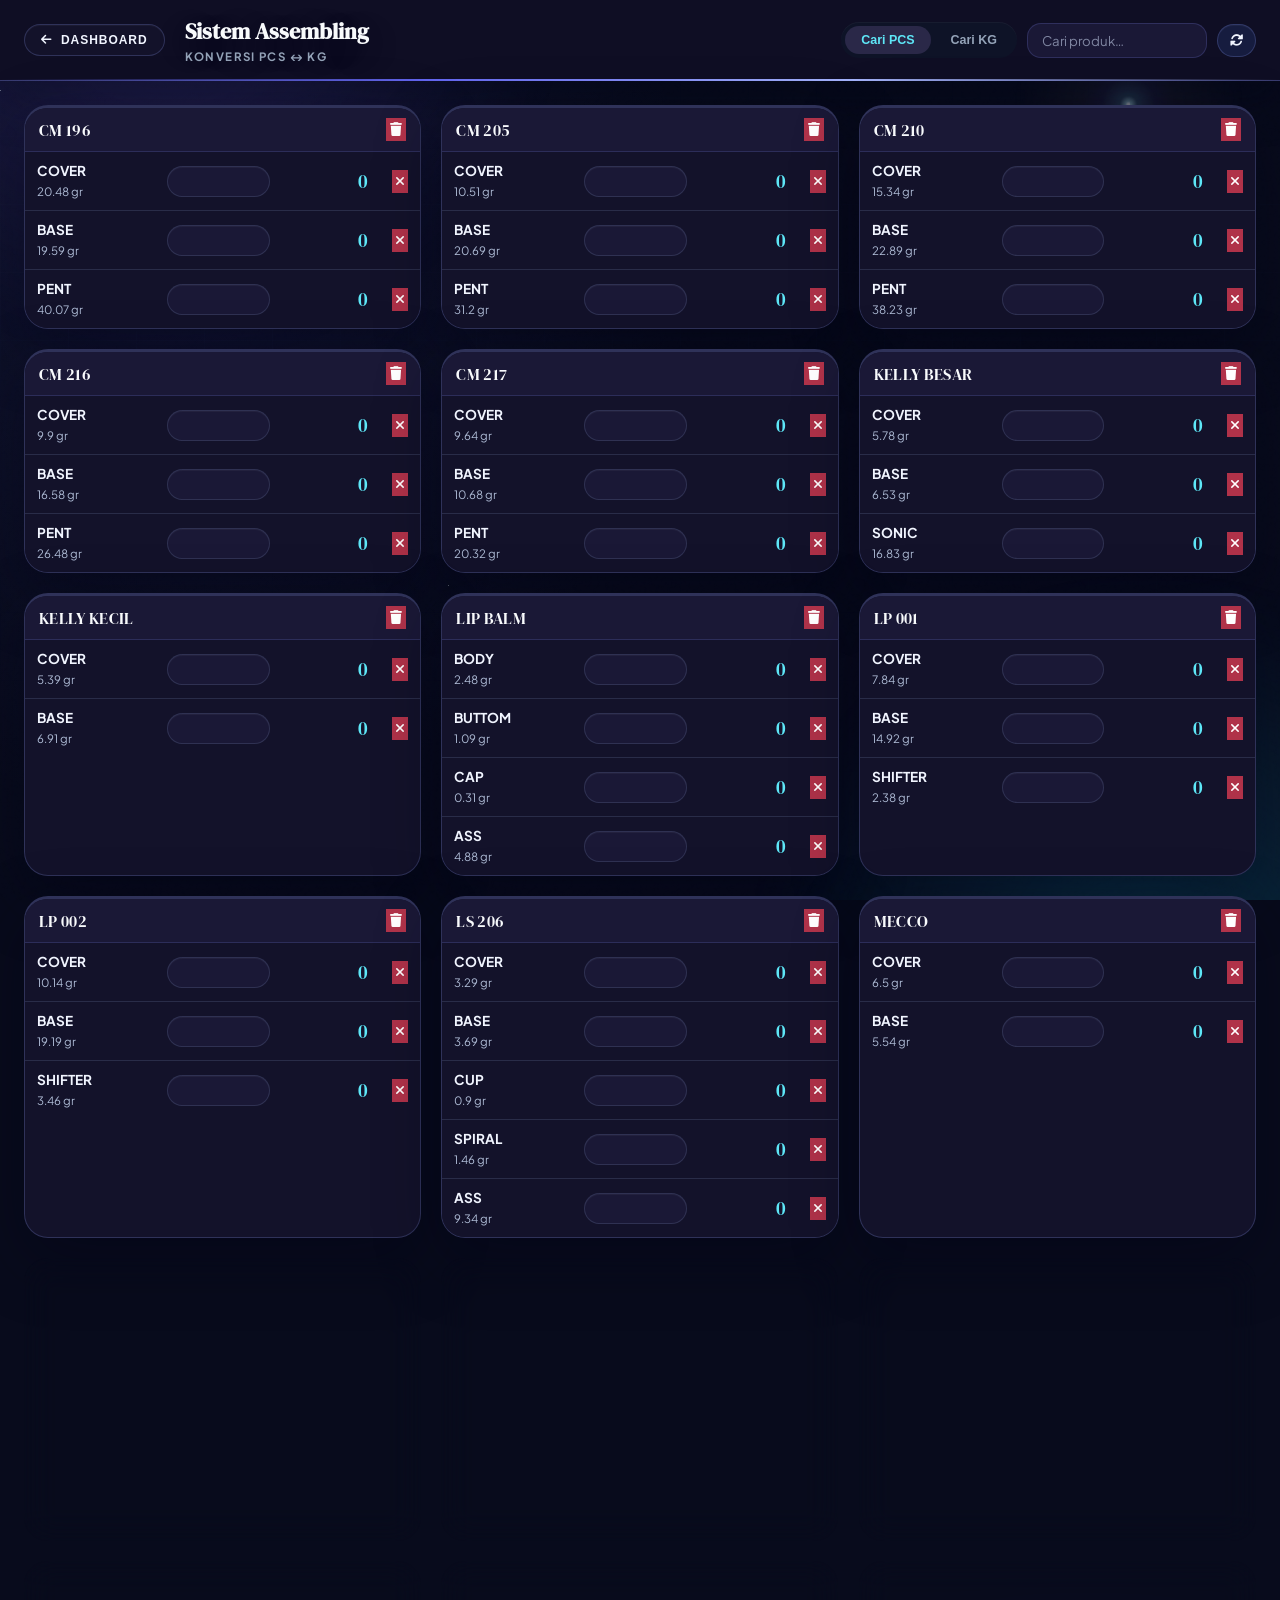
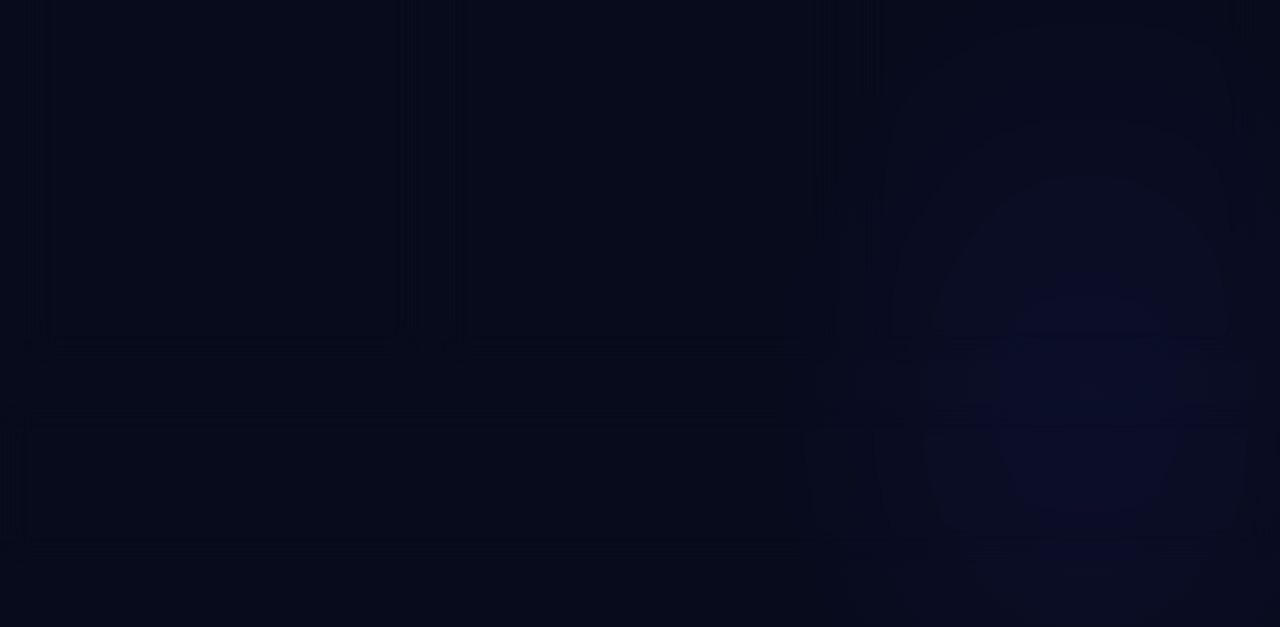
<file: kiloanproduk.html>
<!DOCTYPE html>
<html lang="id">
<head>
    <meta charset="UTF-8">
    <meta name="viewport" content="width=device-width, initial-scale=1.0">
    <title>Sistem Assembling — Konversi PCS ↔ KG</title>
    <link href="https://fonts.googleapis.com/css2?family=DM+Serif+Display:ital@0;1&family=Plus+Jakarta+Sans:wght@400;500;600;700;800&display=swap" rel="stylesheet">
    <link href="https://cdnjs.cloudflare.com/ajax/libs/font-awesome/6.0.0/css/all.min.css" rel="stylesheet">
    <style>
        :root {
            --cream: #FAF8F4;
            --amber: #C2550A;
            --amber-dark: #8B3A06;
            --amber-light: #E8874A;
            --charcoal: #1C1814;
            --sage: #4A6741;
            --sand: #D4B896;
            --warm-gray: #E8E2D9;
            --warm-gray-2: #D5CCBF;
            --text-muted: #8A7E72;
            --red-danger: #C0392B;
        }

        /* ═══════════════════════════════════════════
           DARK MODE — TIGER SYSTEM
           Toggle: data-theme="dark" on <html>
        ═══════════════════════════════════════════ */
        [data-theme="dark"] {
            --cream:       #0D0C1A;
            --parchment:   #13122A;
            --warm-gray:   #2A2848;
            --warm-gray-2: #3A3860;
            --stone:       #8B8FAD;
            --charcoal:    #EDE9FF;
            --ink:         #C8C4E8;
            --text-muted:  #8B8FAD;
            --sand:        #A5B4FC;
            --amber-pale:  #1E1628;
            --sage-light:  #0D1F18;
            --rose-light:  #1F0D10;
            --slate-light: #0D1525;
        }
        [data-theme="dark"] body {
            background-image:
                radial-gradient(ellipse 70% 50% at 15% 10%, rgba(99,102,241,0.10) 0%, transparent 55%),
                radial-gradient(ellipse 50% 40% at 85% 90%, rgba(67,56,202,0.08) 0%, transparent 50%) !important;
        }
        [data-theme="dark"] body::before { opacity: 0.15 !important; }

        /* Surfaces */
        [data-theme="dark"] .card,
        [data-theme="dark"] .wc-card,
        [data-theme="dark"] .wc-body,
        [data-theme="dark"] .main-card,
        [data-theme="dark"] .header-card,
        [data-theme="dark"] .control-panel,
        [data-theme="dark"] .result-card,
        [data-theme="dark"] .topbar,
        [data-theme="dark"] .back-btn,
        [data-theme="dark"] .btn-back { background: #13122A !important; }

        [data-theme="dark"] .wc-header,
        [data-theme="dark"] .result-wc-header { background: #0F0E24 !important; }

        [data-theme="dark"] thead th { background: #0F0E24 !important; }
        [data-theme="dark"] tbody td { background: #13122A !important; }
        [data-theme="dark"] tbody tr:hover td,
        [data-theme="dark"] tbody tr:hover { background: #1A1836 !important; }
        [data-theme="dark"] tr.row-green td { background: #0D1F18 !important; }
        [data-theme="dark"] tr.row-red td   { background: #1F0D10 !important; }
        [data-theme="dark"] tr.row-yellow td { background: #1E1510 !important; }

        /* Inputs */
        [data-theme="dark"] input[type="text"],
        [data-theme="dark"] input[type="number"],
        [data-theme="dark"] input[type="date"],
        [data-theme="dark"] input[type="month"],
        [data-theme="dark"] input[type="file"],
        [data-theme="dark"] select,
        [data-theme="dark"] .field-input,
        [data-theme="dark"] .file-btn { background: #1A1836 !important; color: var(--ink) !important; border-color: var(--warm-gray) !important; }
        [data-theme="dark"] td input[type="number"],
        [data-theme="dark"] td input[type="text"] { background: #1A1836 !important; color: var(--ink) !important; }

        /* CTA / action buttons — indigo in dark mode */
        [data-theme="dark"] .cta-btn,
        [data-theme="dark"] .btn-generate,
        [data-theme="dark"] .btn-process { background: #4F46E5 !important; color: white !important; }
        [data-theme="dark"] .cta-btn:hover:not(:disabled),
        [data-theme="dark"] .btn-generate:hover,
        [data-theme="dark"] .btn-process:hover { background: #4338CA !important; }
        [data-theme="dark"] .cta-btn:disabled { background: #2A2848 !important; color: var(--stone) !important; }

        /* Version / info badges */
        [data-theme="dark"] .version-badge { background: #1A1836 !important; color: var(--sand) !important; }

        /* Suggestion dropdown */
        [data-theme="dark"] #suggestionBox { background: #13122A !important; border-color: var(--warm-gray) !important; }
        [data-theme="dark"] #suggestionBox li { color: var(--ink) !important; border-color: var(--warm-gray) !important; }

        /* WC Nav bar (cekfinacdecorasi) */
        [data-theme="dark"] #wcNav { background: rgba(13,12,26,0.92) !important; border-color: var(--warm-gray) !important; }
        [data-theme="dark"] .wcnav-btn { background: #13122A !important; border-color: var(--warm-gray) !important; color: var(--stone) !important; }

        /* Stat cards, rekap, misc light surfaces */
        [data-theme="dark"] .stat-card,
        [data-theme="dark"] .summary-card,
        [data-theme="dark"] .tab-content,
        [data-theme="dark"] .rekap-section { background: #13122A !important; }
        [data-theme="dark"] .tab-btn:not(.active) { background: #2A2848 !important; color: var(--text-muted) !important; }
        [data-theme="dark"] .rekap-table thead th { background: #0F0E24 !important; }
        [data-theme="dark"] .mesin-table tbody tr:hover { background: #1A1836 !important; }

        /* File selector button */
        [data-theme="dark"] input[type="file"]::file-selector-button {
            background: #2A2848 !important; color: var(--sand) !important;
            border-color: var(--warm-gray) !important;
        }

        /* Smooth transitions on key elements */
        .card, .wc-card, .main-card, .header-card, .control-panel,
        .topbar, .back-btn, .btn-back, thead th, tbody td,
        input, select, .field-input, .file-btn, .cta-btn,
        .btn-generate, .btn-process, body {
            transition: background-color 0.3s ease, border-color 0.3s ease,
                        color 0.2s ease, box-shadow 0.25s ease !important;
        }

        /* Theme toggle button */
        .btn-theme {
            display: inline-flex; align-items: center; justify-content: center;
            width: 30px; height: 30px; border-radius: 6px;
            border: 1.5px solid var(--warm-gray);
            background: transparent; cursor: pointer;
            font-size: 0.78rem; color: var(--stone);
            transition: all 0.2s; flex-shrink: 0;
            font-family: 'Plus Jakarta Sans', sans-serif;
            vertical-align: middle;
        }
        .btn-theme:hover { border-color: var(--amber); color: var(--amber); }

        * { box-sizing: border-box; margin: 0; padding: 0; }

        body {
            background: var(--cream);
            font-family: 'Plus Jakarta Sans', sans-serif;
            color: var(--charcoal);
            min-height: 100vh;
            padding-bottom: 4rem;
            -webkit-user-select: none;
            user-select: none;
        }
        body::before {
            content: '';
            position: fixed; inset: 0;
            background-image: url("data:image/svg+xml,%3Csvg viewBox='0 0 256 256' xmlns='http://www.w3.org/2000/svg'%3E%3Cfilter id='noise'%3E%3CfeTurbulence type='fractalNoise' baseFrequency='0.9' numOctaves='4' stitchTiles='stitch'/%3E%3C/filter%3E%3Crect width='100%25' height='100%25' filter='url(%23noise)' opacity='0.04'/%3E%3C/svg%3E");
            pointer-events: none; z-index: 0;
        }

        /* ── STICKY TOPBAR ── */
        .topbar {
            position: sticky;
            top: 0;
            z-index: 30;
            background: white;
            border-bottom: 3px solid var(--amber);
            box-shadow: 0 2px 16px rgba(28,24,20,0.08);
            padding: 1rem 1.5rem;
        }
        .topbar-inner {
            max-width: 1280px;
            margin: 0 auto;
            display: flex;
            flex-wrap: wrap;
            justify-content: space-between;
            align-items: center;
            gap: 1rem;
        }

        .btn-back {
            display: inline-flex;
            align-items: center;
            gap: 8px;
            padding: 8px 16px;
            background: transparent;
            border: 1.5px solid var(--sand);
            color: var(--text-muted);
            font-size: 0.75rem;
            font-weight: 700;
            letter-spacing: 0.08em;
            text-transform: uppercase;
            text-decoration: none;
            cursor: pointer;
            transition: all 0.2s;
        }
        .btn-back:hover { border-color: var(--amber); color: var(--amber); }

        .topbar-title h1 {
            font-family: 'DM Serif Display', serif;
            font-size: 1.4rem;
            color: var(--charcoal);
        }
        .topbar-title p {
            font-size: 0.72rem;
            font-weight: 700;
            letter-spacing: 0.12em;
            text-transform: uppercase;
            color: var(--text-muted);
            margin-top: 2px;
        }

        .topbar-controls { display: flex; align-items: center; gap: 10px; flex-wrap: wrap; }

        /* Mode Toggle */
        .mode-toggle {
            display: flex;
            background: var(--warm-gray);
            padding: 3px;
            border-radius: 4px;
            gap: 2px;
        }
        .mode-btn {
            padding: 7px 16px;
            font-size: 0.78rem;
            font-weight: 700;
            border: none;
            cursor: pointer;
            border-radius: 3px;
            transition: all 0.2s;
            background: transparent;
            color: var(--text-muted);
        }
        .mode-btn.active {
            background: white;
            color: var(--amber);
            box-shadow: 0 1px 4px rgba(28,24,20,0.12);
        }

        input[type="text"]#searchInput {
            padding: 8px 14px;
            border: 1.5px solid var(--warm-gray-2);
            background: var(--cream);
            font-family: 'Plus Jakarta Sans', sans-serif;
            font-size: 0.83rem;
            color: var(--charcoal);
            outline: none;
            width: 180px;
            transition: border-color 0.2s;
        }
        input[type="text"]#searchInput:focus { border-color: var(--amber); }

        .btn-reset-input {
            padding: 8px 12px;
            background: #FDF5EE;
            border: 1.5px solid var(--sand);
            color: var(--amber);
            cursor: pointer;
            font-size: 0.83rem;
            transition: all 0.2s;
        }
        .btn-reset-input:hover { background: var(--amber); color: white; }

        /* ── MAIN CONTENT ── */
        .main {
            max-width: 1280px;
            margin: 2rem auto;
            padding: 0 1.5rem;
            position: relative;
            z-index: 1;
        }

        /* ── CARD GRID ── */
        #dashboard-container {
            display: grid;
            grid-template-columns: repeat(3, 1fr);
            gap: 1.25rem;
        }
        @media (max-width: 1024px) { #dashboard-container { grid-template-columns: repeat(2,1fr); } }
        @media (max-width: 640px)  { #dashboard-container { grid-template-columns: 1fr; } }

        .brand-card {
            background: white;
            border: 1px solid var(--warm-gray);
            border-top: 3px solid var(--amber);
            overflow: hidden;
            transition: box-shadow 0.2s;
            animation: fadeUp 0.4s ease both;
        }
        .brand-card:hover { box-shadow: 0 4px 20px rgba(194,85,10,0.12); }

        .brand-card-header {
            background: #FDF5EE;
            padding: 10px 14px;
            border-bottom: 1px solid var(--warm-gray);
            display: flex;
            justify-content: space-between;
            align-items: center;
        }
        .brand-card-header span {
            font-family: 'DM Serif Display', serif;
            font-size: 1rem;
            color: var(--amber);
            letter-spacing: 0.02em;
        }
        .btn-del-brand {
            background: none;
            border: none;
            color: var(--warm-gray-2);
            cursor: pointer;
            font-size: 0.85rem;
            padding: 4px;
            transition: color 0.2s;
        }
        .btn-del-brand:hover { color: var(--red-danger); }

        .brand-table { width: 100%; border-collapse: collapse; }
        .brand-table tbody tr { border-bottom: 1px solid var(--warm-gray); transition: background 0.15s; }
        .brand-table tbody tr:last-child { border-bottom: none; }
        .brand-table tbody tr:hover { background: #FDF5EE; }

        .brand-table td { padding: 10px 12px; }
        .td-part .part-name { font-weight: 700; color: var(--charcoal); font-size: 0.85rem; }
        .td-part .part-weight { font-size: 0.72rem; color: var(--text-muted); margin-top: 1px; }
        .td-input input {
            width: 100%;
            background: var(--cream);
            border: 1.5px solid var(--warm-gray-2);
            padding: 6px 8px;
            text-align: center;
            font-family: 'Plus Jakarta Sans', sans-serif;
            font-weight: 700;
            color: var(--amber);
            font-size: 0.85rem;
            outline: none;
            transition: border-color 0.2s;
            -webkit-user-select: auto;
            user-select: auto;
        }
        .td-input input:focus { border-color: var(--amber); }
        .td-result { text-align: right; }
        .res-value {
            font-family: 'DM Serif Display', serif;
            font-size: 1.2rem;
            color: var(--amber);
        }
        .td-del { text-align: center; }
        .btn-del-part {
            background: none; border: none;
            color: var(--warm-gray-2);
            cursor: pointer; font-size: 0.8rem;
            transition: color 0.2s; padding: 4px;
        }
        .btn-del-part:hover { color: var(--red-danger); }

        .empty-state {
            grid-column: 1/-1;
            text-align: center;
            padding: 3rem;
            color: var(--text-muted);
            font-family: 'DM Serif Display', serif;
            font-style: italic;
            font-size: 1.1rem;
        }

        /* ── MANAGEMENT BAR ── */
        .management-bar {
            max-width: 1280px;
            margin: 2.5rem auto 0;
            padding: 0 1.5rem 2rem;
            border-top: 1px solid var(--warm-gray);
            padding-top: 2rem;
            display: flex;
            flex-direction: column;
            align-items: center;
            gap: 1rem;
            position: relative;
            z-index: 1;
        }
        .management-bar h3 {
            font-size: 0.72rem;
            font-weight: 700;
            letter-spacing: 0.12em;
            text-transform: uppercase;
            color: var(--text-muted);
        }
        .management-btns { display: flex; gap: 10px; flex-wrap: wrap; justify-content: center; }

        .btn-mgmt {
            padding: 9px 20px;
            font-family: 'Plus Jakarta Sans', sans-serif;
            font-size: 0.75rem;
            font-weight: 800;
            letter-spacing: 0.08em;
            text-transform: uppercase;
            cursor: pointer;
            border: none;
            transition: all 0.2s;
        }
        .btn-add { background: white; color: var(--amber); border: 1.5px solid var(--amber); }
        .btn-add:hover { background: var(--amber); color: white; }
        .btn-backup { background: var(--charcoal); color: white; }
        .btn-backup:hover { background: #333; }
        .btn-danger { background: var(--red-danger); color: white; }
        .btn-danger:hover { background: #a93226; }

        .management-note {
            font-size: 0.72rem;
            color: var(--text-muted);
            font-style: italic;
        }

        /* ── MODALS ── */
        .modal-overlay {
            display: none;
            position: fixed;
            inset: 0;
            background: rgba(28,24,20,0.75);
            z-index: 50;
            align-items: center;
            justify-content: center;
        }
        .modal-overlay.open { display: flex; }

        .modal-box {
            background: white;
            width: 90%;
            max-width: 420px;
            padding: 1.75rem;
            border-top: 4px solid var(--amber);
            position: relative;
            z-index: 51;
            animation: fadeUp 0.25s ease both;
        }
        .modal-title {
            font-family: 'DM Serif Display', serif;
            font-size: 1.4rem;
            color: var(--amber);
            margin-bottom: 1.25rem;
            display: flex;
            justify-content: space-between;
            align-items: center;
        }
        .modal-close-btn {
            background: none; border: none;
            color: var(--text-muted);
            cursor: pointer; font-size: 1rem;
            transition: color 0.2s;
        }
        .modal-close-btn:hover { color: var(--charcoal); }

        .form-field { margin-bottom: 1rem; }
        .form-field label {
            display: block;
            font-size: 0.72rem;
            font-weight: 700;
            letter-spacing: 0.08em;
            text-transform: uppercase;
            color: var(--text-muted);
            margin-bottom: 6px;
        }
        .form-field input {
            width: 100%;
            border: 1.5px solid var(--warm-gray-2);
            background: var(--cream);
            padding: 9px 12px;
            font-family: 'Plus Jakarta Sans', sans-serif;
            font-size: 0.85rem;
            color: var(--charcoal);
            outline: none;
            transition: border-color 0.2s;
            -webkit-user-select: auto;
            user-select: auto;
        }
        .form-field input:focus { border-color: var(--amber); }

        .modal-footer { display: flex; justify-content: flex-end; gap: 8px; margin-top: 1.5rem; }
        .btn-cancel {
            padding: 8px 18px;
            background: var(--warm-gray);
            color: var(--text-muted);
            border: none;
            font-family: 'Plus Jakarta Sans', sans-serif;
            font-size: 0.8rem;
            font-weight: 700;
            cursor: pointer;
            transition: all 0.2s;
        }
        .btn-cancel:hover { background: var(--warm-gray-2); }
        .btn-confirm {
            padding: 8px 22px;
            background: var(--amber);
            color: white;
            border: none;
            font-family: 'Plus Jakarta Sans', sans-serif;
            font-size: 0.8rem;
            font-weight: 800;
            cursor: pointer;
            transition: all 0.2s;
        }
        .btn-confirm:hover { background: var(--amber-dark); }
        .btn-confirm.danger { background: var(--red-danger); }
        .btn-confirm.danger:hover { background: #a93226; }

        /* PIN Modal specific */
        .pin-modal-box { text-align: center; }
        .pin-modal-box h3 { font-family: 'DM Serif Display', serif; font-size: 1.3rem; color: var(--amber); margin-bottom: 1rem; }
        input#pin-input {
            width: 100%;
            border: 2px solid var(--warm-gray-2);
            padding: 12px;
            text-align: center;
            font-size: 1.6rem;
            font-weight: 800;
            letter-spacing: 0.3em;
            color: var(--charcoal);
            font-family: 'Plus Jakarta Sans', sans-serif;
            margin-bottom: 1.25rem;
            outline: none;
            -webkit-user-select: auto;
            user-select: auto;
            background: var(--cream);
            transition: border-color 0.2s;
        }
        input#pin-input:focus { border-color: var(--amber); }

        /* Confirm Modal */
        .confirm-icon { font-size: 2rem; color: var(--amber); margin-bottom: 0.75rem; }
        .confirm-title { font-family: 'DM Serif Display', serif; font-size: 1.2rem; color: var(--charcoal); margin-bottom: 0.5rem; }
        #confirm-msg { font-size: 0.85rem; color: var(--text-muted); margin-bottom: 0; }

        @keyframes fadeUp {
            from { opacity: 0; transform: translateY(14px); }
            to   { opacity: 1; transform: translateY(0); }
        }
        .hidden { display: none !important; }
    
        /* kiloanproduk extra dark selectors */
        [data-theme="dark"] .topbar { background: #0F0E24 !important; }
        [data-theme="dark"] .brand-card { background: #13122A !important; }
        [data-theme="dark"] .brand-card-header { background: #1A1836 !important; }
        [data-theme="dark"] .brand-card td { background: #13122A !important; }
        [data-theme="dark"] .brand-card tbody tr:hover td { background: #1A1836 !important; }
        [data-theme="dark"] .mode-btn.active { background: #2A2848 !important; color: var(--amber) !important; box-shadow: none !important; }
        [data-theme="dark"] .modal-box { background: #13122A !important; }
        [data-theme="dark"] .modal-overlay { background: rgba(0,0,0,0.7) !important; }
        [data-theme="dark"] .btn-add { background: #1A1836 !important; }
        [data-theme="dark"] input[type="text"]#searchInput { background: #1A1836 !important; color: var(--ink) !important; }

        
        /* ═══════════════════════════════════════════
           DARK INDIGO PREMIUM OVERRIDE — VERO SKIN
           CSS-only polish. Script/logic untouched.
        ═══════════════════════════════════════════ */
        ::-webkit-scrollbar { width: 9px; height: 9px; }
        ::-webkit-scrollbar-track { background: #070B18; }
        ::-webkit-scrollbar-thumb { background: rgba(129,140,248,0.30); border-radius: 999px; }
        ::-webkit-scrollbar-thumb:hover { background: rgba(165,180,252,0.50); }

        body {
            background:
                radial-gradient(ellipse 70% 52% at 12% 0%, rgba(99,102,241,0.22), transparent 58%),
                radial-gradient(ellipse 60% 46% at 88% 92%, rgba(16,185,129,0.10), transparent 56%),
                linear-gradient(180deg, #070B18 0%, #0B1024 48%, #070B18 100%) !important;
            color: #CBD5E1 !important;
        }
        body::before { opacity: 0.22 !important; }

        :root,
        [data-theme="dark"] {
            --cream: #070B18;
            --parchment: rgba(11, 16, 36, 0.94);
            --amber: #6366F1;
            --amber-dark: #4338CA;
            --amber-light: #A5B4FC;
            --charcoal: #F8FAFC;
            --sage: #10B981;
            --sand: #CBD5E1;
            --warm-gray: rgba(148, 163, 184, 0.18);
            --warm-gray-2: rgba(129, 140, 248, 0.22);
            --text-muted: #94A3B8;
            --red-danger: #F87171;
            --stone: #94A3B8;
            --ink: #CBD5E1;
            --amber-pale: rgba(99,102,241,0.14);
            --sage-light: rgba(16,185,129,0.14);
            --rose-light: rgba(239,68,68,0.14);
            --slate-light: rgba(148,163,184,0.14);
        }

        .topbar {
            background: rgba(5,8,22,0.88) !important;
            border-bottom: 1px solid rgba(129,140,248,0.35) !important;
            box-shadow: 0 18px 45px rgba(2,6,23,0.34) !important;
            backdrop-filter: blur(18px);
            -webkit-backdrop-filter: blur(18px);
        }
        .topbar::after {
            content: '';
            position: absolute;
            left: 0; right: 0; bottom: -1px;
            height: 2px;
            background: linear-gradient(90deg, transparent, #6366F1, #A5B4FC, transparent);
        }
        .topbar-title h1 {
            color: #F8FAFC !important;
            text-shadow: 0 10px 34px rgba(0,0,0,0.28);
        }
        .topbar-title p { color: #94A3B8 !important; }

        .btn-back,
        .btn-theme,
        .btn-reset-input,
        .mode-toggle {
            border-radius: 999px !important;
            background: rgba(15,23,42,0.58) !important;
            border-color: rgba(129,140,248,0.26) !important;
            color: #CBD5E1 !important;
            box-shadow: inset 0 1px 0 rgba(255,255,255,0.04);
        }
        .btn-back:hover,
        .btn-theme:hover,
        .btn-reset-input:hover {
            color: #fff !important;
            border-color: #A5B4FC !important;
            background: rgba(99,102,241,0.18) !important;
            box-shadow: 0 0 22px rgba(99,102,241,0.24);
            transform: translateY(-1px);
        }
        .mode-toggle { padding: 4px !important; gap: 4px !important; }
        .mode-btn {
            border-radius: 999px !important;
            color: #94A3B8 !important;
        }
        .mode-btn.active {
            background: linear-gradient(135deg, #6366F1, #818CF8) !important;
            color: white !important;
            box-shadow: 0 10px 24px rgba(99,102,241,0.22) !important;
        }

        input[type="text"]#searchInput,
        input[type="text"],
        input[type="number"],
        select {
            background: rgba(2,6,23,0.36) !important;
            border-color: rgba(129,140,248,0.20) !important;
            color: #E2E8F0 !important;
            border-radius: 14px !important;
        }
        input:focus,
        select:focus {
            border-color: #818CF8 !important;
            box-shadow: 0 0 0 3px rgba(99,102,241,0.22), 0 0 24px rgba(99,102,241,0.18) !important;
        }

        .main { margin-top: 1.5rem !important; }

        .management-bar,
        .brand-card,
        .summary-card,
        .modal-box,
        .empty-state {
            background: linear-gradient(145deg, rgba(15,23,42,0.90), rgba(11,16,36,0.78)) !important;
            border: 1px solid rgba(129,140,248,0.20) !important;
            border-radius: 24px !important;
            box-shadow: 0 24px 80px rgba(2,6,23,0.34), inset 0 1px 0 rgba(255,255,255,0.04) !important;
            backdrop-filter: blur(16px);
            -webkit-backdrop-filter: blur(16px);
            overflow: hidden;
        }
        .brand-card {
            border-top: 3px solid #6366F1 !important;
            transition: transform 0.25s ease, box-shadow 0.25s ease !important;
        }
        .brand-card:hover {
            transform: translateY(-4px);
            box-shadow: 0 30px 80px rgba(2,6,23,0.44), 0 0 30px rgba(99,102,241,0.14) !important;
        }
        .brand-card-header,
        .summary-card-header,
        .modal-header {
            background: rgba(7,11,24,0.60) !important;
            border-bottom-color: rgba(129,140,248,0.18) !important;
        }
        .brand-card-header span,
        .summary-card-header,
        .modal-header h3,
        .empty-state h3 {
            color: #F8FAFC !important;
        }
        .empty-state p,
        .management-note,
        .brand-card-header small {
            color: #94A3B8 !important;
        }

        .btn-mgmt,
        .btn-add,
        .btn-confirm {
            border-radius: 999px !important;
            background: linear-gradient(135deg, #6366F1, #818CF8) !important;
            color: white !important;
            border: none !important;
            box-shadow: 0 12px 28px rgba(99,102,241,0.22);
        }
        .btn-mgmt:hover,
        .btn-add:hover,
        .btn-confirm:hover {
            background: linear-gradient(135deg, #4338CA, #6366F1) !important;
            transform: translateY(-1px);
        }
        .btn-cancel {
            border-radius: 999px !important;
            background: rgba(148,163,184,0.10) !important;
            color: #CBD5E1 !important;
            border: 1px solid rgba(148,163,184,0.18) !important;
        }
        .btn-cancel:hover {
            background: rgba(239,68,68,0.12) !important;
            color: #FCA5A5 !important;
        }

        .table-wrapper,
        .mesin-table-wrapper,
        .brand-table-wrapper {
            border-color: rgba(129,140,248,0.18) !important;
            border-radius: 18px !important;
            background: rgba(2,6,23,0.18) !important;
            overflow: auto;
        }
        table thead th,
        .mesin-table thead th {
            background: #312E81 !important;
            color: #E0E7FF !important;
            border-color: rgba(129,140,248,0.25) !important;
        }
        table tbody td,
        .mesin-table tbody td {
            background: rgba(15,23,42,0.56) !important;
            border-color: rgba(148,163,184,0.14) !important;
            color: #CBD5E1 !important;
        }
        table tbody tr:hover td,
        .mesin-table tbody tr:hover td {
            background: rgba(99,102,241,0.12) !important;
        }

        .modal-overlay {
            background: rgba(2,6,23,0.72) !important;
            backdrop-filter: blur(10px);
            -webkit-backdrop-filter: blur(10px);
        }
        .form-field label { color: #CBD5E1 !important; }

    
        /* ═══════════════════════════════════════════
           FIX INPUT KILOAN PRODUK
           Samakan input angka dengan skin dark indigo + cegah browser password hint.
        ═══════════════════════════════════════════ */
        .td-input input,
        input[type="number"],
        input#pin-input,
        .form-field input {
            background: rgba(2, 6, 23, 0.38) !important;
            color: #E2E8F0 !important;
            border: 1.5px solid rgba(129, 140, 248, 0.24) !important;
            border-radius: 999px !important;
            box-shadow: inset 0 1px 0 rgba(255,255,255,0.04) !important;
            caret-color: #C7D2FE !important;
            outline: none !important;
        }
        .td-input input:focus,
        input[type="number"]:focus,
        input#pin-input:focus,
        .form-field input:focus {
            background: rgba(15, 23, 42, 0.72) !important;
            border-color: #A5B4FC !important;
            box-shadow: 0 0 0 3px rgba(99,102,241,0.22), 0 0 24px rgba(99,102,241,0.18) !important;
        }
        .td-input input::placeholder,
        input[type="number"]::placeholder,
        input#pin-input::placeholder,
        .form-field input::placeholder {
            color: rgba(203, 213, 225, 0.42) !important;
        }
        input[type="number"] {
            -moz-appearance: textfield !important;
            appearance: textfield !important;
        }
        input[type="number"]::-webkit-outer-spin-button,
        input[type="number"]::-webkit-inner-spin-button {
            -webkit-appearance: none !important;
            margin: 0 !important;
        }
        input:-webkit-autofill,
        input:-webkit-autofill:hover,
        input:-webkit-autofill:focus,
        input:-webkit-autofill:active {
            -webkit-text-fill-color: #E2E8F0 !important;
            -webkit-box-shadow: 0 0 0 1000px #0B1024 inset !important;
            transition: background-color 9999s ease-in-out 0s !important;
        }

    </style>
<link rel="stylesheet" href="space-theme.css">
<script src="space-scene.js" defer></script>
</head>
<body>

    <!-- TOPBAR -->
    <div class="topbar">
        <div class="topbar-inner">
            <div style="display:flex;align-items:center;gap:1.25rem;">
                <button onclick="goHome()" class="btn-back"><i class="fas fa-arrow-left"></i> Dashboard</button>
                <div class="topbar-title">
                    <h1>Sistem Assembling</h1>
                    <p>Konversi PCS ↔ KG</p>
                </div>
            </div>
            <div class="topbar-controls">
                <div class="mode-toggle">
                    <button class="mode-btn active" id="btn-pcs" onclick="setMode('pcs')">Cari PCS</button>
                    <button class="mode-btn" id="btn-kilo" onclick="setMode('kilo')">Cari KG</button>
                </div>
                <input type="text" id="searchInput" oninput="renderDashboard()" placeholder="Cari produk…">
                <button class="btn-reset-input" onclick="resetAll()" title="Reset Input"><i class="fas fa-sync-alt"></i></button>
            </div>
        </div>
    </div>

    <!-- CARD GRID -->
    <div class="main">
        <div id="dashboard-container"></div>
    </div>

    <!-- MANAGEMENT BAR -->
    <div class="management-bar">
        <h3>Pengaturan Data Master</h3>
        <div class="management-btns">
            <button class="btn-mgmt btn-add" onclick="openModal()">➕ Tambah Barang</button>
            <button class="btn-mgmt btn-backup" onclick="backupData()">💾 Backup Data</button>
            <button class="btn-mgmt btn-danger" onclick="hardReset()">⚠ Reset Master</button>
        </div>
        <p class="management-note">Data tersimpan otomatis di browser device ini.</p>
    </div>

    <!-- MODAL: TAMBAH BARANG -->
    <div id="modal-overlay" class="modal-overlay">
        <div class="modal-box">
            <div class="modal-title">
                Tambah Barang
                <button class="modal-close-btn" onclick="closeModal()"><i class="fas fa-times"></i></button>
            </div>
            <div class="form-field">
                <label>Nama Brand</label>
                <input id="m-brand" type="text" placeholder="Contoh: KELLY">
            </div>
            <div class="form-field">
                <label>Nama Part</label>
                <input id="m-part" type="text" placeholder="Contoh: COVER">
            </div>
            <div class="form-field">
                <label>Berat Satuan (Gram)</label>
                <input id="m-weight" type="number" step="0.01" inputmode="decimal" autocomplete="off" data-lpignore="true" data-form-type="other" placeholder="0.00">
            </div>
            <div class="modal-footer">
                <button class="btn-cancel" onclick="closeModal()">Batal</button>
                <button class="btn-confirm" onclick="saveNewItem()">Simpan</button>
            </div>
        </div>
    </div>

    <!-- MODAL: PIN -->
    <div id="pin-overlay" class="modal-overlay">
        <div class="modal-box pin-modal-box">
            <h3>🔒 Masukkan PIN Admin</h3>
            <input type="password" id="pin-input" maxlength="4" inputmode="numeric" autocomplete="new-password" data-lpignore="true" data-form-type="other" placeholder="••••" onkeydown="if(event.key==='Enter') submitPin()">
            <div class="modal-footer" style="justify-content:center">
                <button class="btn-cancel" onclick="closePin()">Batal</button>
                <button class="btn-confirm" onclick="submitPin()">OK</button>
            </div>
        </div>
    </div>

    <!-- MODAL: CONFIRM -->
    <div id="confirm-overlay" class="modal-overlay">
        <div class="modal-box" style="text-align:center">
            <div class="confirm-icon"><i class="fas fa-exclamation-triangle"></i></div>
            <div class="confirm-title">Konfirmasi</div>
            <p id="confirm-msg">Yakin mau hapus data ini?</p>
            <div class="modal-footer" style="justify-content:center;margin-top:1.25rem">
                <button class="btn-cancel" onclick="closeConfirm()">Batal</button>
                <button class="btn-confirm danger" onclick="submitConfirm()">Ya, Hapus</button>
            </div>
        </div>
    </div>

    <script>
        const defaultData = { "CM 210": [ { "name": "COVER", "weight": 15.34 }, { "name": "BASE", "weight": 22.89 }, { "name": "PENT", "weight": 38.23 } ], "CM 205": [ { "name": "COVER", "weight": 10.51 }, { "name": "BASE", "weight": 20.69 }, { "name": "PENT", "weight": 31.20 } ], "LIP BALM": [ { "name": "BODY", "weight": 2.48 }, { "name": "BUTTOM", "weight": 1.09 }, { "name": "CAP", "weight": 0.31 }, { "name": "ASS", "weight": 4.88 } ], "CM 196": [ { "name": "COVER", "weight": 20.48 }, { "name": "BASE", "weight": 19.59 }, { "name": "PENT", "weight": 40.07 } ], "PT 204": [ { "name": "COVER", "weight": 7.22 }, { "name": "BASE", "weight": 5.86 }, { "name": "INNER", "weight": 5.70 }, { "name": "INNER LID", "weight": 0.92 } ], "PT 208": [ { "name": "COVER", "weight": 9.59 }, { "name": "BASE", "weight": 33.19 }, { "name": "INSERT BASE", "weight": 3.9 }, { "name": "INNER LID", "weight": 2.26 } ], "PT 202": [ { "name": "COVER", "weight": 6.32 }, { "name": "BASE", "weight": 23.73 } ], "KELLY BESAR": [ { "name": "COVER", "weight": 5.78 }, { "name": "BASE", "weight": 6.53 }, { "name": "SONIC", "weight": 16.83 } ], "KELLY KECIL": [ { "name": "COVER", "weight": 5.39 }, { "name": "BASE", "weight": 6.91 } ], "PT 206": [ { "name": "BASE", "weight": 63.06 }, { "name": "INSERT BASE", "weight": 7.25 }, { "name": "INSERT PLUG", "weight": 1.82 }, { "name": "INNER LID", "weight": 2.42 }, { "name": "OUTER COVER", "weight": 11.36 }, { "name": "INNER COVER", "weight": 7.65 } ], "LS 206": [ { "name": "COVER", "weight": 3.29 }, { "name": "BASE", "weight": 3.69 }, { "name": "CUP", "weight": 0.90 }, { "name": "SPIRAL", "weight": 1.46 }, { "name": "ASS", "weight": 9.34 } ], "MECCO": [ { "name": "COVER", "weight": 6.50 }, { "name": "BASE", "weight": 5.54 } ], "CM 217": [ { "name": "COVER", "weight": 9.64 }, { "name": "BASE", "weight": 10.68 }, { "name": "PENT", "weight": 20.32 } ], "PT 207": [ { "name": "COVER", "weight": 6.20 }, { "name": "BASE", "weight": 25.98 }, { "name": "INER", "weight": 2.51 }, { "name": "INER LID", "weight": 1.79 }, { "name": "HASIL JOINT", "weight": 34.69 } ], "CM 216": [ { "name": "COVER", "weight": 9.90 }, { "name": "BASE", "weight": 16.58 }, { "name": "PENT", "weight": 26.48 } ], "PT 201": [ { "name": "COVER", "weight": 11.29 }, { "name": "BASE", "weight": 9.31 }, { "name": "INNER", "weight": 12.89 } ], "LP 002": [ { "name": "COVER", "weight": 10.14 }, { "name": "BASE", "weight": 19.19 }, { "name": "SHIFTER", "weight": 3.46 } ], "LP 001": [ { "name": "COVER", "weight": 7.84 }, { "name": "BASE", "weight": 14.92 }, { "name": "SHIFTER", "weight": 2.38 } ] };

        let appData = {};
        let currentMode = 'pcs';
        const ADMIN_PIN = "1234";
        let pendingAction = null;
        let confirmAction = null;

        function goHome() { window.location.href = "dashboard.html"; }

        function init() {
            try {
                const saved = localStorage.getItem('mandorDataV2');
                appData = saved ? JSON.parse(saved) : JSON.parse(JSON.stringify(defaultData));
            } catch (e) { appData = JSON.parse(JSON.stringify(defaultData)); }
            renderDashboard();
        }

        function setMode(mode) {
            currentMode = mode;
            document.getElementById('btn-pcs').classList.toggle('active', mode === 'pcs');
            document.getElementById('btn-kilo').classList.toggle('active', mode === 'kilo');
            renderDashboard();
        }

        function renderDashboard() {
            const container = document.getElementById('dashboard-container');
            const term = document.getElementById('searchInput').value.toLowerCase();
            container.innerHTML = '';

            if (!appData || Object.keys(appData).length === 0) {
                container.innerHTML = '<div class="empty-state">Data Kosong. Silakan Reset Master.</div>';
                return;
            }

            Object.keys(appData).sort().forEach(brand => {
                const parts = appData[brand];
                if (!(brand.toLowerCase().includes(term) || parts.some(p => p.name.toLowerCase().includes(term)))) return;

                const card = document.createElement('div');
                card.className = 'brand-card';

                let rowsHTML = '';
                parts.forEach((part, index) => {
                    rowsHTML += `
                        <tr>
                            <td class="td-part">
                                <div class="part-name">${part.name}</div>
                                <span class="part-weight">${part.weight} gr</span>
                            </td>
                            <td class="td-input" style="width:32%">
                                <input type="number" inputmode="decimal" autocomplete="off" data-lpignore="true" data-form-type="other" oninput="calc('${brand}', ${index}, this.value)">
                            </td>
                            <td class="td-result" style="width:25%">
                                <div class="res-value" id="res-${brand}-${index}">0</div>
                            </td>
                            <td class="td-del" style="width:36px">
                                <button class="btn-del-part" onclick="reqPin(() => reqConfirm('Hapus Item ${part.name}?', () => delPart('${brand}', ${index})))">
                                    <i class="fas fa-times"></i>
                                </button>
                            </td>
                        </tr>`;
                });

                card.innerHTML = `
                    <div class="brand-card-header">
                        <span>${brand}</span>
                        <button class="btn-del-brand" onclick="reqPin(() => reqConfirm('Hapus Brand ${brand} beserta isinya?', () => delBrand('${brand}')))" title="Hapus Brand">
                            <i class="fas fa-trash"></i>
                        </button>
                    </div>
                    <table class="brand-table"><tbody>${rowsHTML}</tbody></table>`;
                container.appendChild(card);
            });

            if (!container.innerHTML) {
                container.innerHTML = '<div class="empty-state">Tidak ada produk yang cocok.</div>';
            }
        }

        function calc(b, i, v) {
            const part = appData[b][i];
            const el = document.getElementById(`res-${b}-${i}`);
            if (!v) { el.innerText = "0"; return; }
            const val = parseFloat(v);
            el.innerText = currentMode === 'pcs'
                ? Math.round((val * 1000) / part.weight).toLocaleString()
                : ((val * part.weight) / 1000).toLocaleString(undefined, { maximumFractionDigits: 4 });
        }

        function resetAll() {
            document.querySelectorAll('input[type="number"]').forEach(i => i.value = '');
            document.querySelectorAll('[id^="res-"]').forEach(r => r.innerText = '0');
        }

        // ── MODAL: TAMBAH BARANG
        function openModal() {
            document.getElementById('modal-overlay').classList.add('open');
            document.getElementById('m-brand').value = '';
            document.getElementById('m-part').value = '';
            document.getElementById('m-weight').value = '';
        }
        function closeModal() { document.getElementById('modal-overlay').classList.remove('open'); }
        function saveNewItem() {
            let b = document.getElementById('m-brand').value.toUpperCase().trim();
            let p = document.getElementById('m-part').value.toUpperCase().trim();
            let w = document.getElementById('m-weight').value;
            if (!b || !p || !w) { alert("Semua wajib diisi!"); return; }
            if (!appData[b]) appData[b] = [];
            const exIdx = appData[b].findIndex(x => x.name === p);
            if (exIdx >= 0) { appData[b][exIdx].weight = parseFloat(w); }
            else { appData[b].push({ name: p, weight: parseFloat(w) }); }
            save(); closeModal();
        }

        // ── MODAL: PIN
        function reqPin(action) {
            pendingAction = action;
            document.getElementById('pin-overlay').classList.add('open');
            const input = document.getElementById('pin-input');
            input.value = ''; input.focus();
        }
        function closePin() { document.getElementById('pin-overlay').classList.remove('open'); pendingAction = null; }
        function submitPin() {
            if (document.getElementById('pin-input').value === ADMIN_PIN) {
                closePin(); if (pendingAction) pendingAction();
            } else {
                alert("PIN SALAH!"); document.getElementById('pin-input').value = '';
            }
        }

        // ── MODAL: CONFIRM
        function reqConfirm(msg, action) {
            confirmAction = action;
            document.getElementById('confirm-msg').innerText = msg;
            document.getElementById('confirm-overlay').classList.add('open');
        }
        function closeConfirm() { document.getElementById('confirm-overlay').classList.remove('open'); confirmAction = null; }
        function submitConfirm() { closeConfirm(); if (confirmAction) confirmAction(); }

        // ── CRUD
        function delPart(b, i) { appData[b].splice(i, 1); if (!appData[b].length) delete appData[b]; save(); }
        function delBrand(b) { delete appData[b]; save(); }
        function hardReset() {
            reqPin(() => reqConfirm('Reset Semua Data Jadi Awal? (Data akan kembali ke standar pabrik)', () => {
                localStorage.removeItem('mandorDataV2'); location.reload();
            }));
        }
        function backupData() {
            const dataStr = "data:text/json;charset=utf-8," + encodeURIComponent(JSON.stringify(appData));
            const anchor = document.createElement('a');
            anchor.setAttribute("href", dataStr);
            anchor.setAttribute("download", "backup_assembling_tiger_v2.json");
            document.body.appendChild(anchor); anchor.click(); anchor.remove();
        }
        function save() { localStorage.setItem('mandorDataV2', JSON.stringify(appData)); renderDashboard(); }

        init();
    </script>

<script>
    /* ── THEME ENGINE ── */
    (function(){ document.documentElement.setAttribute('data-theme', localStorage.getItem('tigerTheme')||'light'); })();
    function _applyTheme(t){
        document.documentElement.setAttribute('data-theme',t);
        localStorage.setItem('tigerTheme',t);
        var ic=document.getElementById('themeIcon');
        if(ic) ic.className = t==='dark' ? 'fas fa-sun' : 'fas fa-moon';
    }
    function toggleTheme(){ _applyTheme(document.documentElement.getAttribute('data-theme')==='dark'?'light':'dark'); }
    window.addEventListener('DOMContentLoaded',function(){
        _applyTheme(localStorage.getItem('tigerTheme')||'light');
    });
</script>

</body>
</html>
</file>
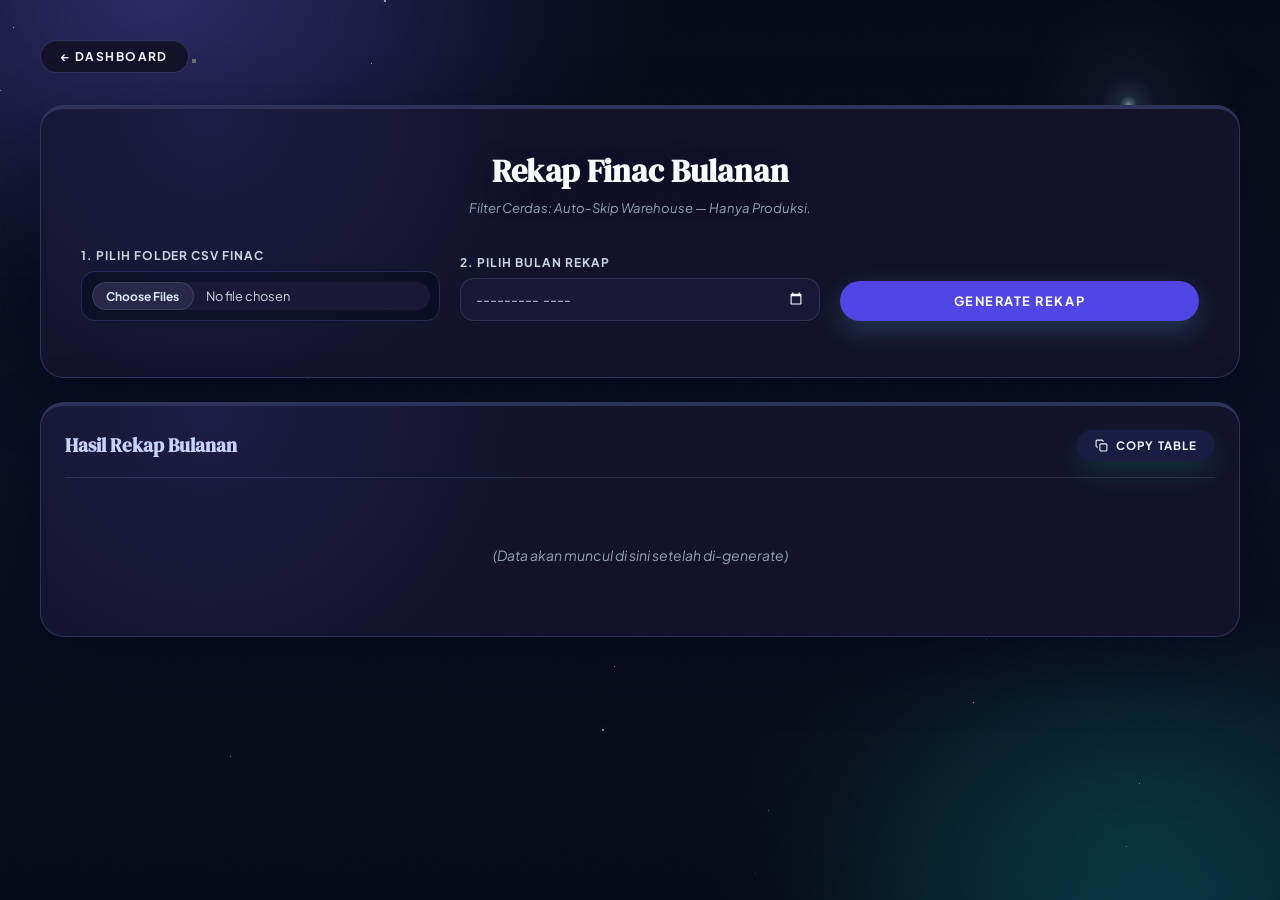
<file: mps.html>
<!DOCTYPE html>
<html lang="id">
<head>
    <meta charset="UTF-8">
    <meta name="viewport" content="width=device-width, initial-scale=1.0">
    <title>Rekap Finac Bulanan</title>
    <link href="https://fonts.googleapis.com/css2?family=DM+Serif+Display:ital@0;1&family=Plus+Jakarta+Sans:wght@400;500;600;700;800&display=swap" rel="stylesheet">
    <style>
        :root {
            --cream: #FAF8F4;
            --amber: #C2550A;
            --charcoal: #1C1814;
            --sage: #4A6741;
            --sand: #D4B896;
            --warm-gray: #E8E2D9;
            --warm-gray-2: #D0C8BC;
        }

        /* ═══════════════════════════════════════════
           DARK MODE — TIGER SYSTEM
           Toggle: data-theme="dark" on <html>
        ═══════════════════════════════════════════ */
        [data-theme="dark"] {
            --cream:       #0D0C1A;
            --parchment:   #13122A;
            --warm-gray:   #2A2848;
            --warm-gray-2: #3A3860;
            --stone:       #8B8FAD;
            --charcoal:    #EDE9FF;
            --ink:         #C8C4E8;
            --text-muted:  #8B8FAD;
            --sand:        #A5B4FC;
            --amber-pale:  #1E1628;
            --sage-light:  #0D1F18;
            --rose-light:  #1F0D10;
            --slate-light: #0D1525;
        }
        [data-theme="dark"] body {
            background-image:
                radial-gradient(ellipse 70% 50% at 15% 10%, rgba(99,102,241,0.10) 0%, transparent 55%),
                radial-gradient(ellipse 50% 40% at 85% 90%, rgba(67,56,202,0.08) 0%, transparent 50%) !important;
        }
        [data-theme="dark"] body::before { opacity: 0.15 !important; }

        /* Surfaces */
        [data-theme="dark"] .card,
        [data-theme="dark"] .wc-card,
        [data-theme="dark"] .wc-body,
        [data-theme="dark"] .main-card,
        [data-theme="dark"] .header-card,
        [data-theme="dark"] .control-panel,
        [data-theme="dark"] .result-card,
        [data-theme="dark"] .topbar,
        [data-theme="dark"] .back-btn,
        [data-theme="dark"] .btn-back { background: #13122A !important; }

        [data-theme="dark"] .wc-header,
        [data-theme="dark"] .result-wc-header { background: #0F0E24 !important; }

        [data-theme="dark"] thead th { background: #0F0E24 !important; }
        [data-theme="dark"] tbody td { background: #13122A !important; }
        [data-theme="dark"] tbody tr:hover td,
        [data-theme="dark"] tbody tr:hover { background: #1A1836 !important; }
        [data-theme="dark"] tr.row-green td { background: #0D1F18 !important; }
        [data-theme="dark"] tr.row-red td   { background: #1F0D10 !important; }
        [data-theme="dark"] tr.row-yellow td { background: #1E1510 !important; }

        /* Inputs */
        [data-theme="dark"] input[type="text"],
        [data-theme="dark"] input[type="number"],
        [data-theme="dark"] input[type="date"],
        [data-theme="dark"] input[type="month"],
        [data-theme="dark"] input[type="file"],
        [data-theme="dark"] select,
        [data-theme="dark"] .field-input,
        [data-theme="dark"] .file-btn { background: #1A1836 !important; color: var(--ink) !important; border-color: var(--warm-gray) !important; }
        [data-theme="dark"] td input[type="number"],
        [data-theme="dark"] td input[type="text"] { background: #1A1836 !important; color: var(--ink) !important; }

        /* CTA / action buttons — indigo in dark mode */
        [data-theme="dark"] .cta-btn,
        [data-theme="dark"] .btn-generate,
        [data-theme="dark"] .btn-process { background: #4F46E5 !important; color: white !important; }
        [data-theme="dark"] .cta-btn:hover:not(:disabled),
        [data-theme="dark"] .btn-generate:hover,
        [data-theme="dark"] .btn-process:hover { background: #4338CA !important; }
        [data-theme="dark"] .cta-btn:disabled { background: #2A2848 !important; color: var(--stone) !important; }

        /* Version / info badges */
        [data-theme="dark"] .version-badge { background: #1A1836 !important; color: var(--sand) !important; }

        /* Suggestion dropdown */
        [data-theme="dark"] #suggestionBox { background: #13122A !important; border-color: var(--warm-gray) !important; }
        [data-theme="dark"] #suggestionBox li { color: var(--ink) !important; border-color: var(--warm-gray) !important; }

        /* WC Nav bar (cekfinacdecorasi) */
        [data-theme="dark"] #wcNav { background: rgba(13,12,26,0.92) !important; border-color: var(--warm-gray) !important; }
        [data-theme="dark"] .wcnav-btn { background: #13122A !important; border-color: var(--warm-gray) !important; color: var(--stone) !important; }

        /* Stat cards, rekap, misc light surfaces */
        [data-theme="dark"] .stat-card,
        [data-theme="dark"] .summary-card,
        [data-theme="dark"] .tab-content,
        [data-theme="dark"] .rekap-section { background: #13122A !important; }
        [data-theme="dark"] .tab-btn:not(.active) { background: #2A2848 !important; color: var(--text-muted) !important; }
        [data-theme="dark"] .rekap-table thead th { background: #0F0E24 !important; }
        [data-theme="dark"] .mesin-table tbody tr:hover { background: #1A1836 !important; }

        /* File selector button */
        [data-theme="dark"] input[type="file"]::file-selector-button {
            background: #2A2848 !important; color: var(--sand) !important;
            border-color: var(--warm-gray) !important;
        }

        /* Smooth transitions on key elements */
        .card, .wc-card, .main-card, .header-card, .control-panel,
        .topbar, .back-btn, .btn-back, thead th, tbody td,
        input, select, .field-input, .file-btn, .cta-btn,
        .btn-generate, .btn-process, body {
            transition: background-color 0.3s ease, border-color 0.3s ease,
                        color 0.2s ease, box-shadow 0.25s ease !important;
        }

        /* Theme toggle button */
        .btn-theme {
            display: inline-flex; align-items: center; justify-content: center;
            width: 30px; height: 30px; border-radius: 6px;
            border: 1.5px solid var(--warm-gray);
            background: transparent; cursor: pointer;
            font-size: 0.78rem; color: var(--stone);
            transition: all 0.2s; flex-shrink: 0;
            font-family: 'Plus Jakarta Sans', sans-serif;
            vertical-align: middle;
        }
        .btn-theme:hover { border-color: var(--amber); color: var(--amber); }

        * { margin: 0; padding: 0; box-sizing: border-box; }
        body {
            background-color: var(--cream);
            font-family: 'Plus Jakarta Sans', sans-serif;
            color: var(--charcoal);
            min-height: 100vh;
            padding: 2.5rem 1.5rem;
            position: relative;
        }
        body::before {
            content: '';
            position: fixed;
            inset: 0;
            background-image: url("data:image/svg+xml,%3Csvg viewBox='0 0 256 256' xmlns='http://www.w3.org/2000/svg'%3E%3Cfilter id='noise'%3E%3CfeTurbulence type='fractalNoise' baseFrequency='0.9' numOctaves='4' stitchTiles='stitch'/%3E%3C/filter%3E%3Crect width='100%25' height='100%25' filter='url(%23noise)' opacity='0.04'/%3E%3C/svg%3E");
            pointer-events: none;
            z-index: 0;
            opacity: 0.6;
        }
        .container { max-width: 1200px; margin: 0 auto; position: relative; z-index: 1; }
        .back-btn {
            display: inline-flex; align-items: center; gap: 0.5rem;
            background: transparent; color: var(--amber); border: 1.5px solid var(--amber);
            padding: 0.5rem 1.25rem; font-family: 'Plus Jakarta Sans', sans-serif;
            font-weight: 700; font-size: 0.75rem; letter-spacing: 0.12em;
            text-transform: uppercase; text-decoration: none; cursor: pointer;
            transition: all 0.2s; margin-bottom: 2rem;
        }
        .back-btn:hover { background: var(--amber); color: var(--cream); }
        .header-card {
            background: white; border-top: 3px solid var(--amber);
            padding: 2.5rem; margin-bottom: 1.5rem;
            box-shadow: 0 1px 4px rgba(28,24,20,0.06);
            animation: fadeUp 0.5s ease both;
        }
        .header-title {
            font-family: 'DM Serif Display', serif; font-size: 2rem;
            color: var(--charcoal); text-align: center; margin-bottom: 0.4rem;
        }
        .header-sub { text-align: center; font-size: 0.82rem; color: #9B8E82; margin-bottom: 2rem; font-style: italic; }
        .form-grid { display: grid; grid-template-columns: 1fr 1fr 1fr; gap: 1.25rem; align-items: end; }
        @media(max-width:768px){ .form-grid { grid-template-columns: 1fr; } }
        .form-group label {
            display: block; font-weight: 700; font-size: 0.75rem;
            letter-spacing: 0.08em; text-transform: uppercase;
            color: var(--charcoal); margin-bottom: 0.5rem;
        }
        .file-input-wrapper {
            border: 1.5px solid var(--warm-gray-2); background: var(--cream);
            padding: 0.6rem; cursor: pointer; transition: border-color 0.2s;
        }
        .file-input-wrapper:hover { border-color: var(--amber); }
        input[type="file"] { width: 100%; font-family: 'Plus Jakarta Sans', sans-serif; font-size: 0.8rem; color: #6B5E52; cursor: pointer; }
        input[type="file"]::file-selector-button {
            font-family: 'Plus Jakarta Sans', sans-serif; font-weight: 700; font-size: 0.75rem;
            background: #FFF0E8; color: var(--amber); border: 1px solid var(--sand);
            padding: 0.35rem 0.85rem; cursor: pointer; margin-right: 0.75rem; transition: all 0.2s;
        }
        input[type="file"]::file-selector-button:hover { background: var(--amber); color: white; }
        input[type="month"] {
            width: 100%; border: 1.5px solid var(--warm-gray-2); background: var(--cream);
            padding: 0.65rem 0.85rem; font-family: 'Plus Jakarta Sans', sans-serif;
            font-size: 0.875rem; color: var(--charcoal); outline: none; transition: border-color 0.2s;
        }
        input[type="month"]:focus { border-color: var(--amber); }
        .btn-generate {
            width: 100%; background: var(--amber); color: white; border: none;
            padding: 0.75rem 1.5rem; font-family: 'Plus Jakarta Sans', sans-serif;
            font-weight: 700; font-size: 0.8rem; letter-spacing: 0.12em;
            text-transform: uppercase; cursor: pointer; transition: all 0.2s;
        }
        .btn-generate:hover { background: #A8440A; }
        .btn-generate:active { transform: scale(0.98); }
        .info-msg { margin-top: 1rem; text-align: center; font-weight: 700; font-size: 0.82rem; color: var(--amber); }
        .result-card {
            background: white; border: 1px solid var(--warm-gray); padding: 1.5rem;
            box-shadow: 0 1px 4px rgba(28,24,20,0.06);
            animation: fadeUp 0.5s 0.1s ease both;
        }
        .result-header {
            display: flex; justify-content: space-between; align-items: center;
            border-bottom: 1px solid var(--warm-gray); padding-bottom: 1rem; margin-bottom: 1.25rem;
        }
        .result-title { font-family: 'DM Serif Display', serif; font-size: 1.2rem; color: var(--amber); }
        .btn-copy {
            display: inline-flex; align-items: center; gap: 0.5rem;
            background: var(--sage); color: white; border: none; padding: 0.5rem 1.1rem;
            font-family: 'Plus Jakarta Sans', sans-serif; font-weight: 700; font-size: 0.72rem;
            letter-spacing: 0.1em; text-transform: uppercase; cursor: pointer; transition: all 0.2s;
        }
        .btn-copy:hover { background: #3A5533; }
        .table-wrapper { overflow-x: auto; border: 1px solid var(--warm-gray); max-height: 600px; overflow-y: auto; }
        .rekap-table { width: 100%; border-collapse: collapse; font-size: 0.8rem; }
        .rekap-table thead th {
            position: sticky; top: 0; z-index: 10; background: #FFF5EE;
            color: var(--amber); font-weight: 700; padding: 0.6rem 0.5rem;
            border: 1px solid var(--warm-gray-2); white-space: nowrap; font-size: 0.72rem;
        }
        .rekap-table thead th:nth-child(1) { min-width: 40px; text-align: center; }
        .rekap-table thead th:nth-child(2) { min-width: 220px; text-align: left; }
        .rekap-table thead th:nth-child(n+3) { text-align: right; min-width: 75px; }
        .rekap-table tbody tr:hover { background: #FFF8F4; }
        .rekap-table tbody td { padding: 0.5rem 0.5rem; border: 1px solid var(--warm-gray); }
        .rekap-table tbody td:nth-child(1) { text-align: center; color: #9B8E82; }
        .rekap-table tbody td:nth-child(2) { font-weight: 600; color: var(--charcoal); white-space: nowrap; }
        .val-has { text-align: right; font-weight: 700; color: var(--charcoal); font-variant-numeric: tabular-nums; }
        .val-empty { text-align: right; color: #C8BFB5; }
        .stat-badge { font-size: 0.75rem; font-weight: 600; color: #6B5E52; margin-bottom: 0.75rem; }
        .stat-badge .hi { color: var(--amber); font-weight: 800; }
        .stat-badge .warn { background: #FFF0E8; color: var(--amber); border: 1px solid #F0C8A8; padding: 0.2rem 0.6rem; font-size: 0.7rem; font-weight: 700; }
        .placeholder-text { padding: 3rem; text-align: center; color: #B0A499; font-style: italic; font-size: 0.875rem; }
        @keyframes fadeUp { from { opacity: 0; transform: translateY(16px); } to { opacity: 1; transform: translateY(0); } }
    
        /* ═══════════════════════════════════════════
           DARK INDIGO PREMIUM OVERRIDE — VERO SKIN
           CSS-only skin. Script/logic untouched.
        ═══════════════════════════════════════════ */
        ::-webkit-scrollbar { width: 9px; height: 9px; }
        ::-webkit-scrollbar-track { background: #070B18; }
        ::-webkit-scrollbar-thumb { background: rgba(129,140,248,0.30); border-radius: 999px; }
        ::-webkit-scrollbar-thumb:hover { background: rgba(165,180,252,0.48); }

        :root,
        [data-theme="dark"] {
            --cream: #070B18;
            --parchment: rgba(11, 16, 36, 0.94);
            --amber: #6366F1;
            --charcoal: #F8FAFC;
            --sage: #10B981;
            --sand: #CBD5E1;
            --warm-gray: rgba(148, 163, 184, 0.18);
            --warm-gray-2: rgba(129, 140, 248, 0.22);
            --stone: #94A3B8;
            --ink: #CBD5E1;
            --text-muted: #94A3B8;
            --amber-pale: rgba(99,102,241,0.14);
            --sage-light: rgba(16,185,129,0.14);
            --rose-light: rgba(239,68,68,0.14);
            --slate-light: rgba(148,163,184,0.14);
        }
        body,
        [data-theme="dark"] body {
            background:
                radial-gradient(ellipse 70% 52% at 12% 0%, rgba(99,102,241,0.22), transparent 58%),
                radial-gradient(ellipse 60% 46% at 88% 92%, rgba(16,185,129,0.10), transparent 56%),
                linear-gradient(180deg, #070B18 0%, #0B1024 48%, #070B18 100%) !important;
            color: #CBD5E1 !important;
        }
        body::before { opacity: 0.22 !important; }
        .container { max-width: 1200px; }

        .back-btn,
        .btn-theme {
            border-radius: 999px !important;
            background: rgba(15,23,42,0.58) !important;
            border-color: rgba(129,140,248,0.26) !important;
            color: #CBD5E1 !important;
            box-shadow: inset 0 1px 0 rgba(255,255,255,0.04);
        }
        .back-btn:hover,
        .btn-theme:hover {
            color: #fff !important;
            border-color: #A5B4FC !important;
            background: rgba(99,102,241,0.18) !important;
            box-shadow: 0 0 22px rgba(99,102,241,0.24);
            transform: translateY(-1px);
        }

        .header-card,
        .result-card {
            background: linear-gradient(145deg, rgba(15,23,42,0.90), rgba(11,16,36,0.78)) !important;
            border: 1px solid rgba(129,140,248,0.20) !important;
            border-top: 4px solid #6366F1 !important;
            border-radius: 24px !important;
            box-shadow: 0 24px 80px rgba(2,6,23,0.38), inset 0 1px 0 rgba(255,255,255,0.04) !important;
            backdrop-filter: blur(16px);
            -webkit-backdrop-filter: blur(16px);
            position: relative;
            overflow: hidden;
        }
        .header-card::before,
        .result-card::before {
            content: '';
            position: absolute;
            inset: -1px;
            pointer-events: none;
            background: radial-gradient(circle at 14% 0%, rgba(99,102,241,0.16), transparent 32%);
            opacity: 0.8;
        }
        .header-card > *,
        .result-card > * {
            position: relative;
            z-index: 1;
        }
        .header-title {
            color: #F8FAFC !important;
            text-shadow: 0 10px 34px rgba(0,0,0,0.28);
        }
        .header-sub,
        .placeholder-text {
            color: #94A3B8 !important;
        }
        .result-title {
            color: #C7D2FE !important;
        }

        .form-group label {
            color: #CBD5E1 !important;
        }
        .file-input-wrapper,
        input[type="file"],
        input[type="month"] {
            background: rgba(2,6,23,0.36) !important;
            border-color: rgba(129,140,248,0.20) !important;
            color: #E2E8F0 !important;
            border-radius: 14px !important;
        }
        input[type="month"]:focus {
            border-color: #818CF8 !important;
            box-shadow: 0 0 0 3px rgba(99,102,241,0.22), 0 0 24px rgba(99,102,241,0.18) !important;
        }
        input[type="file"]::file-selector-button {
            background: rgba(99,102,241,0.16) !important;
            color: #C7D2FE !important;
            border: 1px solid rgba(129,140,248,0.24) !important;
            border-radius: 999px !important;
        }
        input[type="file"]::file-selector-button:hover {
            background: #6366F1 !important;
            color: white !important;
        }

        .btn-generate,
        .btn-copy {
            color: white !important;
            border: none !important;
            border-radius: 999px !important;
            box-shadow: 0 14px 34px rgba(99,102,241,0.28);
        }
        .btn-generate {
            background: linear-gradient(135deg, #6366F1, #818CF8) !important;
        }
        .btn-generate:hover {
            background: linear-gradient(135deg, #4338CA, #6366F1) !important;
            transform: translateY(-1px);
        }
        .btn-copy {
            background: rgba(16,185,129,0.88) !important;
            box-shadow: 0 12px 28px rgba(16,185,129,0.18);
        }
        .btn-copy:hover {
            background: #059669 !important;
            transform: translateY(-1px);
        }

        .info-msg,
        .stat-badge .hi {
            color: #C7D2FE !important;
        }
        .stat-badge {
            color: #CBD5E1 !important;
        }
        .stat-badge .warn {
            background: rgba(99,102,241,0.14) !important;
            color: #C7D2FE !important;
            border-color: rgba(129,140,248,0.24) !important;
            border-radius: 999px;
        }
        .table-wrapper {
            border-color: rgba(129,140,248,0.18) !important;
            border-radius: 18px !important;
            background: rgba(2,6,23,0.18);
        }
        .rekap-table thead th {
            background: #312E81 !important;
            color: #E0E7FF !important;
            border-color: rgba(129,140,248,0.25) !important;
        }
        .rekap-table tbody td {
            background: rgba(15,23,42,0.56) !important;
            border-color: rgba(148,163,184,0.14) !important;
        }
        .rekap-table tbody tr:hover td {
            background: rgba(99,102,241,0.12) !important;
        }
        .rekap-table tbody td:nth-child(1),
        .val-empty {
            color: #94A3B8 !important;
        }
        .rekap-table tbody td:nth-child(2),
        .val-has {
            color: #E2E8F0 !important;
        }

    </style>
<link rel="stylesheet" href="space-theme.css">
<script src="space-scene.js" defer></script>
</head>
<body>
<div class="container">
    <a href="dashboard.html" class="back-btn">← Dashboard</a>
    <button class="btn-theme" id="themeIcon" onclick="toggleTheme()" title="Toggle Dark/Light"><i class="fas fa-moon"></i></button>

    <div class="header-card">
        <h1 class="header-title">Rekap Finac Bulanan</h1>
        <p class="header-sub">Filter Cerdas: Auto-Skip Warehouse — Hanya Produksi.</p>
        <div class="form-grid">
            <div class="form-group">
                <label>1. Pilih Folder CSV Finac</label>
                <div class="file-input-wrapper">
                    <input type="file" id="csvFile" webkitdirectory directory multiple accept=".csv">
                </div>
            </div>
            <div class="form-group">
                <label>2. Pilih Bulan Rekap</label>
                <input type="month" id="bulan">
            </div>
            <div class="form-group">
                <label>&nbsp;</label>
                <button class="btn-generate" onclick="generateRekap()">Generate Rekap</button>
            </div>
        </div>
        <div id="info" class="info-msg"></div>
    </div>

    <div class="result-card">
        <div class="result-header">
            <h2 class="result-title">Hasil Rekap Bulanan</h2>
            <button class="btn-copy" onclick="copyTable()">
                <svg width="13" height="13" fill="none" stroke="currentColor" stroke-width="2" viewBox="0 0 24 24"><rect x="9" y="9" width="13" height="13" rx="2"/><path d="M5 15H4a2 2 0 0 1-2-2V4a2 2 0 0 1 2-2h9a2 2 0 0 1 2 2v1"/></svg>
                Copy Table
            </button>
        </div>
        <div id="hasil">
            <div class="placeholder-text">(Data akan muncul di sini setelah di-generate)</div>
        </div>
    </div>
</div>

<script>
function readFileAsText(file){
    return new Promise((resolve,reject)=>{
        const reader = new FileReader();
        reader.onload = e => resolve(e.target.result);
        reader.onerror = reject; reader.readAsText(file);
    });
}
function detectDelimiter(line){
    const semi = (line.match(/;/g)||[]).length; const comma = (line.match(/,/g)||[]).length;
    if (semi===0 && comma===0) return ","; return semi >= comma ? ";" : ",";
}
function splitCells(line, delim){
    return line.split(delim).map(c=>{ c=c.trim(); if(c.startsWith('"')&&c.endsWith('"')) c=c.slice(1,-1); return c; });
}
function formatHeaderDate(d){
    const dd=String(d.getDate()).padStart(2,"0");
    const months=["Jan","Feb","Mar","Apr","May","Jun","Jul","Aug","Sep","Oct","Nov","Dec"];
    return `${dd}-${months[d.getMonth()]}-${String(d.getFullYear()).slice(-2)}`;
}

async function generateRekap(){
    const fileInput=document.getElementById("csvFile");
    const bulanInput=document.getElementById("bulan");
    const info=document.getElementById("info");
    const hasilDiv=document.getElementById("hasil");
    hasilDiv.innerHTML="";

    if(!fileInput.files.length){ alert("Pilih folder CSV Finac dulu ya."); return; }
    if(!bulanInput.value){ alert("Pilih bulan rekap dulu ya."); return; }

    const [yearStr,monthStr]=bulanInput.value.split("-");
    const tahun=parseInt(yearStr,10); const bulan=parseInt(monthStr,10);
    const daysInMonth=new Date(tahun,bulan,0).getDate();
    const mapProduk=new Map(); let totalRows=0; let warehouseSkipped=0;

    for(let f=0; f<fileInput.files.length; f++){
        const file=fileInput.files[f];
        if(!file.name.toLowerCase().endsWith('.csv')) continue;
        const raw=await readFileAsText(file);
        const lines=raw.split(/\r?\n/).filter(l=>l.trim().length>0);
        if(!lines.length) continue;
        const delim=detectDelimiter(lines[0]);
        const header=splitCells(lines[0],delim);

        function findSmartIdx(keywords){ return header.findIndex(h=>keywords.some(k=>h.trim().toLowerCase().includes(k))); }

        const idxName=findSmartIdx(["name","nama","product","produk","part name","material"]);
        const idxDate=findSmartIdx(["date","tanggal","tgl","time"]);
        const approvedKeywords=['approved','good','qty ok','finish good','total ok','jumlah','quantity','ok','hasil'];
        let idxApproved=header.findIndex(h=>{ const t=h.trim().toLowerCase(); return approvedKeywords.some(k=>t.includes(k))&&!t.includes('reject')&&!t.includes('not'); });
        if(idxApproved===-1) idxApproved=4;
        let idxWC=findSmartIdx(["machine","mesin","work","center","dept","depart","lokasi"]);
        if(idxWC===-1) idxWC=0;
        if(idxName===-1||idxDate===-1){ console.warn(`File ${file.name} dilewati.`); continue; }

        for(let i=1; i<lines.length; i++){
            const line=lines[i]; if(!line.trim()) continue;
            const cells=splitCells(line,delim);
            if(cells.length<=Math.max(idxName,idxDate,idxApproved,idxWC)) continue;
            const nama=cells[idxName].trim();
            const wcRaw=cells[idxWC].trim().toLowerCase();
            if(!nama) continue;
            if(wcRaw.includes("warehouse")){ warehouseSkipped++; continue; }
            const nameLower=nama.toLowerCase();
            if(!(nameLower.includes("finish good ok")||nameLower.includes("finished good ok"))) continue;
            totalRows++;
            const dateRaw=cells[idxDate].trim(); if(!dateRaw) continue;
            let d,m,y;
            const _mn={jan:1,feb:2,mar:3,apr:4,may:5,mei:5,jun:6,jul:7,aug:8,agu:8,sep:9,oct:10,okt:10,nov:11,dec:12,des:12};
            const _sp=dateRaw.split(" ").filter(x=>x);
            if(_sp.length>=3&&isNaN(_sp[1])){
                d=parseInt(_sp[0],10); m=_mn[_sp[1].toLowerCase().slice(0,3)]||0; y=parseInt(_sp[2],10);
            } else {
                const tglPart=dateRaw.split(" ")[0];
                const parts=tglPart.split(/[\/\-]/); if(parts.length<3) continue;
                if(parts[0].length===4){ y=parseInt(parts[0],10); m=parseInt(parts[1],10); d=parseInt(parts[2],10); }
                else { d=parseInt(parts[0],10); m=parseInt(parts[1],10); y=parseInt(parts[2],10); }
            }
            if(!d||!m||!y) continue;
            if(y!==tahun||m!==bulan) continue;
            const approvedStr=cells[idxApproved].replace(/\./g,"").replace(/,/g,"").trim();
            const approved=parseFloat(approvedStr)||0;
            if(!approved) continue;
            if(!mapProduk.has(nama)) mapProduk.set(nama,new Array(daysInMonth).fill(0));
            const arr=mapProduk.get(nama);
            if(d-1>=0&&d-1<daysInMonth) arr[d-1]+=approved;
        }
    }

    if(!mapProduk.size){ hasilDiv.innerHTML="<div class='placeholder-text' style='color:#C05050;'>Tidak ada data Finish Good OK di bulan ini dari seluruh file.</div>"; return; }

    let headerRow=`<tr><th>No</th><th>Nama Produk</th>`;
    for(let day=1; day<=daysInMonth; day++){ const d=new Date(tahun,bulan-1,day); headerRow+=`<th>${formatHeaderDate(d)}</th>`; }
    headerRow+="</tr>";

    let bodyRows=""; let no=1;
    for(const [nama,arr] of Array.from(mapProduk.entries()).sort((a,b)=>a[0].localeCompare(b[0]))){
        bodyRows+=`<tr><td>${no++}</td><td>${nama}</td>`;
        for(let day=0; day<daysInMonth; day++){
            const val=arr[day]||0;
            if(val>0){ bodyRows+=`<td class="val-has">${val}</td>`; }
            else bodyRows+=`<td class="val-empty">0</td>`;
        }
        bodyRows+="</tr>";
    }

    hasilDiv.innerHTML=`<div class="stat-badge">Total FG Produksi: <span class="hi">${totalRows.toLocaleString()}</span> &nbsp;|&nbsp; <span class="warn">Warehouse Dibuang: ${warehouseSkipped} baris</span></div><div class="table-wrapper"><table class="rekap-table"><thead>${headerRow}</thead><tbody>${bodyRows}</tbody></table></div>`;
    info.innerHTML="Alhamdulillah rekap semua file selesai. Silakan copy ke Excel 😊";
}

function copyTable(){
    const el=document.querySelector('.rekap-table');
    if(!el){ alert("Belum ada data tabel yang bisa dicopy!"); return; }
    let range,sel;
    if(document.createRange&&window.getSelection){
        range=document.createRange(); sel=window.getSelection(); sel.removeAllRanges();
        try{ range.selectNodeContents(el); sel.addRange(range); }
        catch(e){ range.selectNode(el); sel.addRange(range); }
    }
    document.execCommand("copy");
    window.getSelection().removeAllRanges();
    alert("Tabel berhasil dicopy! Silakan Paste (Ctrl+V) di Excel.");
}
</script>

<script>
    /* ── THEME ENGINE ── */
    (function(){ document.documentElement.setAttribute('data-theme', localStorage.getItem('tigerTheme')||'light'); })();
    function _applyTheme(t){
        document.documentElement.setAttribute('data-theme',t);
        localStorage.setItem('tigerTheme',t);
        var ic=document.getElementById('themeIcon');
        if(ic) ic.className = t==='dark' ? 'fas fa-sun' : 'fas fa-moon';
    }
    function toggleTheme(){ _applyTheme(document.documentElement.getAttribute('data-theme')==='dark'?'light':'dark'); }
    window.addEventListener('DOMContentLoaded',function(){
        _applyTheme(localStorage.getItem('tigerTheme')||'light');
    });
</script>

</body>
</html>
</file>
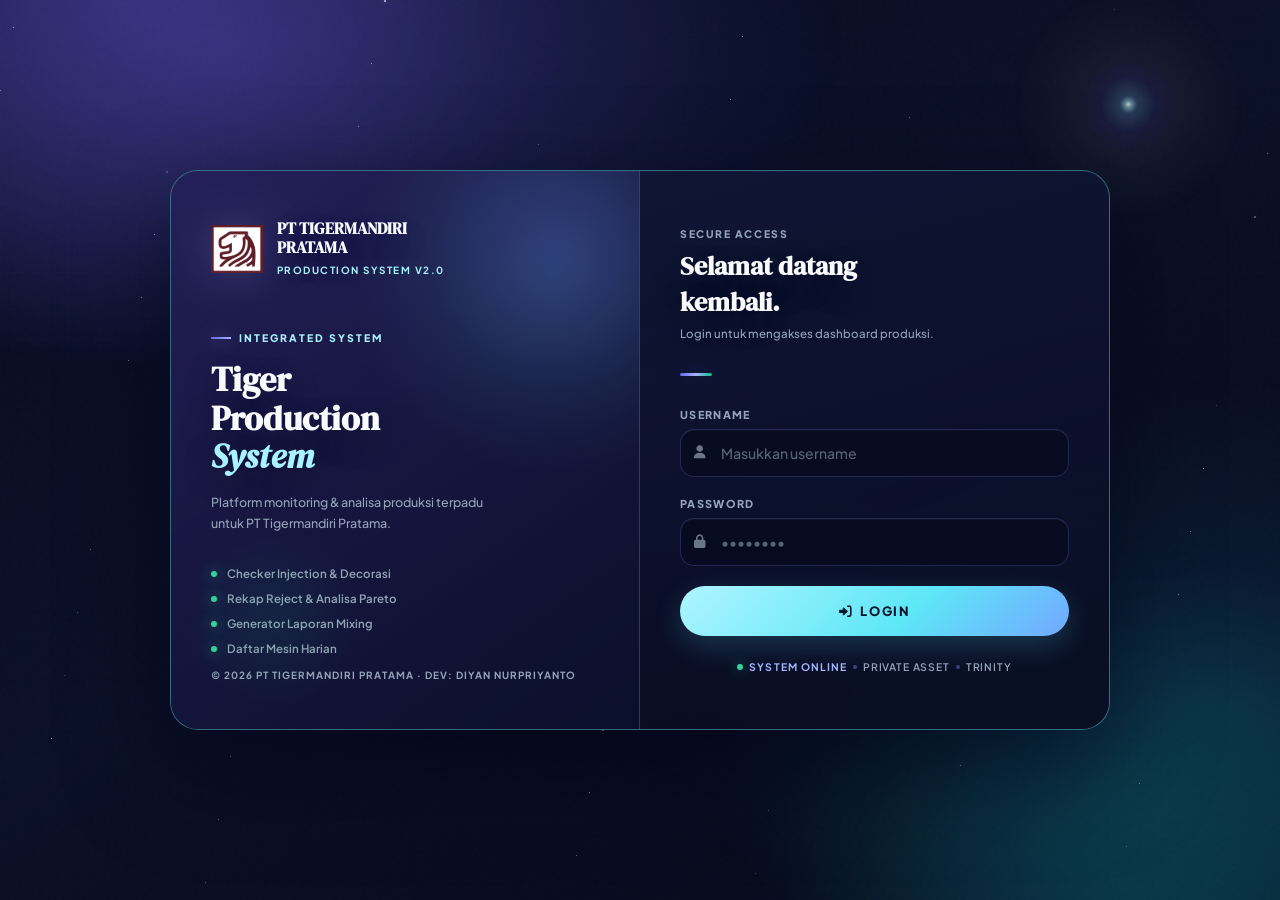
<file: sinas.html>
<!doctype html>
<html lang="id" data-theme="dark">
<head>
<meta charset="utf-8" />
<meta name="viewport" content="width=device-width,initial-scale=1" />
<title>SINAS Auto — Tiger Production System</title>
<link rel="manifest" href="manifest.json">
<meta name="theme-color" content="#021B2D">
<link rel="apple-touch-icon" href="logo.png">
<link href="https://fonts.googleapis.com/css2?family=DM+Serif+Display:ital@0;1&family=Plus+Jakarta+Sans:wght@400;500;600;700;800&display=swap" rel="stylesheet">
<link href="https://cdnjs.cloudflare.com/ajax/libs/font-awesome/6.0.0/css/all.min.css" rel="stylesheet">
<link rel="stylesheet" href="space-theme.css">
<script src="space-scene.js" defer></script>
<style>
*{box-sizing:border-box}
body{margin:0;font-family:'Plus Jakarta Sans',sans-serif;min-height:100vh;padding-bottom:48px;color:var(--text-primary)}
.sinas-topbar{position:sticky;top:0;z-index:40;background:rgba(2,22,36,.82);backdrop-filter:blur(18px);-webkit-backdrop-filter:blur(18px);border-bottom:1px solid var(--ocean-border-strong);box-shadow:0 14px 40px rgba(0,10,24,.28)}
.sinas-topbar::after{content:'';position:absolute;left:0;right:0;bottom:-1px;height:2px;background:linear-gradient(90deg,transparent,var(--ocean-aqua),var(--ocean-mint),transparent);opacity:.85}
.sinas-topbar-inner{max-width:1400px;margin:auto;padding:12px 24px;display:flex;align-items:center;justify-content:space-between;gap:16px}
.sinas-brand{display:flex;align-items:center;gap:12px;min-width:0}
.sinas-logo{width:46px;height:46px;object-fit:contain;filter:drop-shadow(0 0 16px rgba(34,211,197,.18))}
.sinas-brand h1{font-family:'DM Serif Display',serif;font-size:1.16rem;margin:0;color:var(--ocean-foam)}
.sinas-brand p{margin:3px 0 0;font-size:.62rem;text-transform:uppercase;letter-spacing:.14em;color:#92bdc3;font-weight:700}
.sinas-actions{display:flex;gap:8px;align-items:center}
.icon-btn,.back-btn{height:38px;border:1px solid var(--ocean-border);background:rgba(5,35,55,.72);color:var(--ocean-foam);border-radius:12px;display:inline-flex;align-items:center;justify-content:center;gap:8px;cursor:pointer;font-family:inherit;font-weight:800;transition:.2s}
.icon-btn{width:38px} .back-btn{padding:0 14px;font-size:.72rem}
.icon-btn:hover,.back-btn:hover{border-color:var(--ocean-aqua);background:rgba(8,124,167,.25);transform:translateY(-1px)}
.sinas-wrap{max-width:1400px;margin:0 auto;padding:26px 24px;position:relative;z-index:2}
.hero{position:relative;overflow:hidden;background:linear-gradient(135deg,rgba(4,45,69,.9),rgba(5,83,107,.74));border:1px solid var(--ocean-border-strong);color:white;padding:28px 30px;border-radius:24px;box-shadow:var(--ocean-shadow)}
.hero::after{content:'Σ';position:absolute;right:28px;bottom:-38px;font-family:'DM Serif Display',serif;font-size:10rem;color:rgba(119,244,232,.055);transform:rotate(-8deg);pointer-events:none}
.hero-kicker{font-size:.66rem;font-weight:900;letter-spacing:.18em;text-transform:uppercase;color:var(--ocean-mint);margin-bottom:8px}
.hero h2{font-family:'DM Serif Display',serif;font-size:clamp(1.8rem,4vw,2.7rem);margin:0 0 9px;line-height:1.05}
.hero p{margin:0;max-width:850px;color:#bfe5e7;line-height:1.7;font-size:.83rem;font-weight:500}
.workflow{display:grid;grid-template-columns:1.15fr 1fr;gap:16px;margin-top:18px}
.card{background:rgba(5,35,55,.78)!important;border:1px solid var(--ocean-border)!important;border-radius:20px;padding:19px;box-shadow:0 16px 44px rgba(0,10,24,.24)!important;backdrop-filter:blur(14px);-webkit-backdrop-filter:blur(14px)}
.card-head{display:flex;align-items:center;justify-content:space-between;gap:10px;margin-bottom:14px}
.card-head h3{margin:0;font-size:.88rem;font-weight:800;color:var(--ocean-foam)}
.step{width:28px;height:28px;border-radius:10px;display:grid;place-items:center;background:rgba(34,211,197,.12);border:1px solid rgba(34,211,197,.22);color:var(--ocean-mint);font-size:.72rem;font-weight:900}
.upload-grid{display:grid;grid-template-columns:1fr 1fr;gap:12px}
.upload-box{padding:14px;border:1px dashed rgba(119,244,232,.34);border-radius:15px;background:rgba(4,31,49,.52)}
.upload-box label{display:block;font-size:.72rem;font-weight:800;margin-bottom:8px;color:var(--ocean-foam)}
.file{width:100%;padding:8px;background:rgba(2,22,36,.65);color:var(--text-primary);border:1px solid var(--ocean-border);border-radius:11px;font-family:inherit;font-size:.72rem}
.file::file-selector-button{border:0;border-radius:8px;background:rgba(34,211,197,.14);color:var(--ocean-mint);padding:7px 10px;margin-right:8px;font-family:inherit;font-weight:800;cursor:pointer}
.file-status{margin-top:8px;color:var(--text-muted);font-size:.65rem;line-height:1.45;min-height:30px}
.file-status.ready{color:#77f4e8}
.controls{display:grid;grid-template-columns:1fr 1fr;gap:11px}
.control label{display:block;font-size:.65rem;font-weight:800;letter-spacing:.06em;text-transform:uppercase;color:var(--text-muted);margin-bottom:7px}
.control input{width:100%;height:42px;padding:0 11px;border:1px solid var(--ocean-border);border-radius:11px;background:rgba(2,22,36,.68);color:var(--text-primary);font-family:inherit}
.action-row{display:flex;gap:10px;margin-top:12px}
button.primary,button.success{border:0;border-radius:12px;padding:11px 15px;font-family:inherit;font-weight:900;font-size:.72rem;cursor:pointer;display:inline-flex;align-items:center;justify-content:center;gap:8px;transition:.2s;flex:1}
button.primary{background:linear-gradient(135deg,#087ca7,#22d3c5);color:#02121f} button.success{background:linear-gradient(135deg,#43d7a4,#77f4e8);color:#05251e}
button.primary:hover:not(:disabled),button.success:hover:not(:disabled){transform:translateY(-2px);filter:brightness(1.05)}
button:disabled{opacity:.42;cursor:not-allowed}
.rule-note{margin-top:11px;padding:10px 12px;border:1px solid rgba(255,212,154,.18);background:rgba(255,212,154,.07);border-radius:12px;color:#d6c5a9;font-size:.65rem;line-height:1.55}
.stats{display:grid;grid-template-columns:repeat(5,1fr);gap:12px;margin-top:18px}
.stat{background:rgba(5,35,55,.78);border:1px solid var(--ocean-border);border-radius:17px;padding:15px;box-shadow:0 12px 34px rgba(0,10,24,.2)}
.stat b{font-size:1.4rem;display:block;color:var(--ocean-foam);font-variant-numeric:tabular-nums} .stat span{font-size:.62rem;color:var(--text-muted);font-weight:800;text-transform:uppercase;letter-spacing:.08em}
.notice{margin-top:14px;padding:13px 15px;border-radius:14px;border:1px solid rgba(255,212,154,.3);background:rgba(255,212,154,.09);color:#f3d9b8;font-size:.74rem;line-height:1.55}
.notice.ok{border-color:rgba(67,215,164,.32);background:rgba(67,215,164,.09);color:#98f1cf}
.section{margin-top:22px} .section-title{display:flex!important;justify-content:space-between;align-items:center;gap:12px;margin-bottom:10px!important}
.section-title h2{margin:0!important;font-family:'DM Serif Display',serif;font-size:1.15rem!important;color:var(--ocean-foam)!important}
.badge{font-size:.62rem;font-weight:900;padding:5px 10px;border-radius:999px;background:rgba(34,211,197,.1);color:var(--ocean-mint);border:1px solid rgba(34,211,197,.2)}
.table-wrap{overflow:auto;border:1px solid var(--ocean-border);border-radius:17px;background:rgba(3,28,47,.78);box-shadow:0 18px 42px rgba(0,10,24,.22)}
table{width:100%;border-collapse:collapse;min-width:920px} th,td{padding:10px 11px;border-bottom:1px solid rgba(91,226,218,.12);vertical-align:middle;font-size:.72rem} th{position:sticky;top:0;background:#0b697d;color:#efffff;font-size:.65rem;text-align:center;border-right:1px solid rgba(255,255,255,.12);text-transform:uppercase;letter-spacing:.04em} td{background:rgba(5,35,55,.58);color:#c8e8e9} tbody tr:hover td{background:rgba(8,124,167,.16)} .name{text-align:left;min-width:520px} .num{text-align:right;font-variant-numeric:tabular-nums} .issue td,.issue{background:rgba(255,128,106,.10)!important;color:#ffd0c6} .status-ok{color:#77f4c9;font-weight:800} .status-bad{color:#ffad9e;font-weight:800}
.weight-select,.weight-input{padding:7px 9px;border:1px solid var(--ocean-border);border-radius:8px;min-width:125px;background:#062a40;color:#e9ffff;font-family:inherit} .total-row td{font-weight:900;background:rgba(34,211,197,.13)!important;color:var(--ocean-mint);border-top:1px solid rgba(119,244,232,.32)}
.hidden{display:none!important}
.sinas-footer{text-align:center;color:var(--text-muted);font-size:.62rem;padding:28px 0 4px;letter-spacing:.08em;text-transform:uppercase}
html[data-theme="light"] .sinas-topbar{background:rgba(3,48,72,.88)}
html[data-theme="light"] .card,html[data-theme="light"] .stat{background:rgba(255,255,255,.82)!important}
html[data-theme="light"] .card-head h3,html[data-theme="light"] .stat b,html[data-theme="light"] .section-title h2{color:#07354a!important}
html[data-theme="light"] .upload-box,html[data-theme="light"] .control input,html[data-theme="light"] .file{background:rgba(238,253,252,.92);color:#07354a}
html[data-theme="light"] td{background:rgba(255,255,255,.88);color:#16475b}
html[data-theme="light"] tbody tr:hover td{background:#e4f9f7}
html[data-theme="light"] .table-wrap{background:white}
html[data-theme="light"] .weight-select,html[data-theme="light"] .weight-input{background:white;color:#07354a}
@media(max-width:900px){.workflow{grid-template-columns:1fr}.stats{grid-template-columns:repeat(2,1fr)}.sinas-wrap{padding:18px 14px}.sinas-topbar-inner{padding:10px 14px}.sinas-brand p{display:none}}
@media(max-width:620px){.upload-grid,.controls{grid-template-columns:1fr}.hero{padding:23px 20px}.back-btn span{display:none}.back-btn{width:38px;padding:0}.stats{grid-template-columns:1fr 1fr}.action-row{flex-direction:column}}
</style>
</head>
<body>
<header class="sinas-topbar">
  <div class="sinas-topbar-inner">
    <div class="sinas-brand">
      <img src="logo.png" class="sinas-logo" alt="Tiger Logo" onerror="this.style.display='none'">
      <div><h1>SINAS Auto</h1><p>Tiger Production System · Production Reporting</p></div>
    </div>
    <div class="sinas-actions">
      <button class="icon-btn" onclick="toggleTheme()" title="Ganti tema"><i id="themeIcon" class="fas fa-sun"></i></button>
      <button class="back-btn" onclick="goDashboard()"><i class="fas fa-arrow-left"></i><span>Dashboard</span></button>
    </div>
  </div>
</header>
<main class="sinas-wrap">
  <section class="hero">
    <div class="hero-kicker"><i class="fas fa-wave-square"></i> Automated SINAS Processing</div>
    <h2>Data produksi masuk, laporan SINAS keluar.</h2>
    <p>Sistem mengambil data APPROVED Finished Good, membuang Warehouse otomatis, menggabungkan Qty produk, mengambil Berat Satuan dari database, menghitung Total Kg, lalu menyiapkan Excel mengikuti format SINAS.</p>
  </section>

  <section class="workflow">
    <div class="card">
      <div class="card-head"><h3>File Sumber</h3><span class="step">01</span></div>
      <div class="upload-grid">
        <div class="upload-box">
          <label><i class="fas fa-file-csv"></i> Data SINAS Olahan</label>
          <input id="productionFile" class="file" type="file" accept=".csv,text/csv">
          <div id="productionStatus" class="file-status">Upload file olahan. Kolom: Name, Date, Approved, Status.</div>
        </div>
        <div class="upload-box">
          <label><i class="fas fa-database"></i> Database Produk <span style="opacity:.55">(opsional)</span></label>
          <input id="databaseFile" class="file" type="file" accept=".csv,text/csv">
          <div id="databaseStatus" class="file-status">Mencoba memuat database bawaan...</div>
        </div>
      </div>
    </div>

    <div class="card">
      <div class="card-head"><h3>Periode & Proses</h3><span class="step">02</span></div>
      <div class="controls">
        <div class="control"><label>Dari tanggal</label><input id="dateFrom" type="date"></div>
        <div class="control"><label>Sampai tanggal</label><input id="dateTo" type="date"></div>
      </div>
      <div class="action-row">
        <button id="processBtn" class="primary" disabled><i class="fas fa-gears"></i> Proses Data</button>
        <button id="exportBtn" class="success" disabled><i class="fas fa-file-excel"></i> Download Excel</button>
      </div>
      <div class="rule-note"><b>Mapping:</b> LP / Loose Powder + Sifter → <b>Pot</b>. Lip Cream + Deo Stick → <b>Lipstik</b>. Semua nama mengandung <b>Warehouse</b> otomatis tidak dihitung.</div>
    </div>
  </section>

  <div id="stats" class="stats hidden"></div>
  <div id="notice" class="notice hidden"></div>
  <div id="results"></div>
  <div class="sinas-footer">SINAS Auto · Tiger Production System · File sumber tidak diubah</div>
</main>
<script>

const state={production:[],database:[],result:[],overrides:new Map(),minDate:null,maxDate:null};
const $=id=>document.getElementById(id);
const fmtInt=new Intl.NumberFormat('id-ID',{maximumFractionDigits:0});
const fmt2=new Intl.NumberFormat('id-ID',{minimumFractionDigits:2,maximumFractionDigits:2});
function norm(s){return String(s??'').trim().replace(/\s+/g,' ').toLocaleLowerCase('id-ID')}
function esc(s){return String(s??'').replace(/[&<>"']/g,m=>({'&':'&amp;','<':'&lt;','>':'&gt;','"':'&quot;',"'":'&#39;'}[m]))}
function parseNumber(v){let s=String(v??'').trim();if(!s)return 0;s=s.replace(/\s/g,'');if(s.includes(',')&&!s.includes('.'))s=s.replace(',','.');else if(s.includes(',')&&s.includes('.'))s=s.replace(/\./g,'').replace(',','.');const n=Number(s);return Number.isFinite(n)?n:0}
function detectDelimiter(text){const line=(text.split(/\r?\n/)[0]||'');const semi=(line.match(/;/g)||[]).length, comma=(line.match(/,/g)||[]).length;return semi>=comma?';':','}
function parseCSV(text){const d=detectDelimiter(text);const rows=[];let row=[],cell='',q=false;for(let i=0;i<text.length;i++){const c=text[i];if(q){if(c==='"'&&text[i+1]==='"'){cell+='"';i++}else if(c==='"')q=false;else cell+=c}else{if(c==='"')q=true;else if(c===d){row.push(cell);cell=''}else if(c==='\n'){row.push(cell);rows.push(row);row=[];cell=''}else if(c!=='\r')cell+=c}}if(cell.length||row.length){row.push(cell);rows.push(row)}if(!rows.length)return[];const headers=rows.shift().map(h=>h.replace(/^\uFEFF/,'').trim());return rows.filter(r=>r.some(x=>String(x).trim()!=='')).map(r=>Object.fromEntries(headers.map((h,i)=>[h,String(r[i]??'').trim()]))) }
function parseDate(s){const m=String(s||'').match(/^(\d{1,2})\/(\d{1,2})\/(\d{4})/);if(!m)return null;const d=new Date(Number(m[3]),Number(m[2])-1,Number(m[1]));return Number.isNaN(d.getTime())?null:d}
function isoDate(d){return d?`${d.getFullYear()}-${String(d.getMonth()+1).padStart(2,'0')}-${String(d.getDate()).padStart(2,'0')}`:''}
function idDate(d){return d?`${String(d.getDate()).padStart(2,'0')}/${String(d.getMonth()+1).padStart(2,'0')}/${d.getFullYear()}`:''}
function categoryOf(name){const s=norm(name);if(/\blip\s*cream\b|\bdeo(?:dorant)?\s*stick\b/.test(s))return 'Lipstik';const m=String(name).trim().match(/^([A-Za-z]+)/);const code=(m?m[1]:'').toUpperCase();return ({CM:'Compact',PT:'Pot',LP:'Pot',ST:'Pot',SC:'Lipstik'})[code]||'Lainnya'}
function weightMap(){const map=new Map();for(const r of state.database){const name=r['Nama Produk']??r['nama produk']??'';if(!String(name).trim())continue;const k=norm(name);const w=parseNumber(r['Berat Satuan']??r['berat satuan']);if(!map.has(k))map.set(k,[]);if(Number.isFinite(w)&&w>0&&!map.get(k).includes(w))map.get(k).push(w)}return map}
function updateReady(){$('processBtn').disabled=!(state.production.length&&state.database.length)}
$('productionFile').addEventListener('change',async e=>{const f=e.target.files[0];if(!f)return;state.production=parseCSV(await f.text());const ds=state.production.map(r=>parseDate(r.Date??r.date)).filter(Boolean).sort((a,b)=>a-b);state.minDate=ds[0]||null;state.maxDate=ds.at(-1)||null;$('dateFrom').value=isoDate(state.minDate);$('dateTo').value=isoDate(state.maxDate);$('productionStatus').innerHTML=`<i class=\"fas fa-check-circle\"></i> ${esc(f.name)} · ${fmtInt.format(state.production.length)} baris`;$('productionStatus').classList.add('ready');updateReady()});
$('databaseFile').addEventListener('change',async e=>{const f=e.target.files[0];if(!f)return;state.database=parseCSV(await f.text());$('databaseStatus').innerHTML=`<i class=\"fas fa-check-circle\"></i> Database manual: ${esc(f.name)} · ${fmtInt.format(state.database.length)} baris`;$('databaseStatus').classList.add('ready');updateReady()});
$('processBtn').addEventListener('click',processData);
$('exportBtn').addEventListener('click',exportXlsx);
function processData(){
  const wm=weightMap(),from=$('dateFrom').value?new Date($('dateFrom').value+'T00:00:00'):null,to=$('dateTo').value?new Date($('dateTo').value+'T23:59:59'):null;
  const grouped=new Map();let rawApproved=0,warehouseRemoved=0,usedRows=0;
  for(const r of state.production){
    if(String(r.Status??r.status??'').trim().toUpperCase()!=='APPROVED')continue;rawApproved++;
    const name=String(r.Name??r.name??'').trim();if(!/finished\s*good\s*ok/i.test(name))continue;
    if(/warehouse/i.test(name)){warehouseRemoved++;continue}
    const dt=parseDate(r.Date??r.date);if(from&&dt&&dt<from)continue;if(to&&dt&&dt>to)continue;
    const qty=parseNumber(r.Approved??r.approved);const k=norm(name);if(!grouped.has(k))grouped.set(k,{key:k,name,qty:0,category:categoryOf(name)});grouped.get(k).qty+=qty;usedRows++;
  }
  const out=[];for(const rec of grouped.values()){
    const opts=(wm.get(rec.key)||[]).slice().sort((a,b)=>a-b);const override=state.overrides.get(rec.key);
    let weight=null,status='OK';if(Number.isFinite(override)&&override>0){weight=override;status='MANUAL'}else if(opts.length===1)weight=opts[0];else if(opts.length===0)status='TIDAK DITEMUKAN';else status='BERAT GANDA';
    out.push({...rec,options:opts,weight,status,totalKg:weight?rec.qty*weight/1000:null});
  }
  state.result=out.sort((a,b)=>a.category.localeCompare(b.category)||a.name.localeCompare(b.name));
  render(rawApproved,warehouseRemoved,usedRows);$('exportBtn').disabled=!state.result.length;
}
function render(rawApproved,warehouseRemoved,usedRows){
  const unresolved=state.result.filter(r=>!r.weight).length;const totalQty=state.result.reduce((s,r)=>s+r.qty,0);const validKg=state.result.reduce((s,r)=>s+(r.totalKg||0),0);
  $('stats').classList.remove('hidden');$('stats').innerHTML=[['Produk unik',state.result.length],['Qty produksi',fmtInt.format(totalQty)],['Total Kg valid',fmt2.format(validKg)],['Warehouse dibuang',fmtInt.format(warehouseRemoved)],['Perlu dicek',unresolved]].map(([a,b])=>`<div class="stat"><b>${b}</b><span>${a}</span></div>`).join('');
  $('notice').classList.remove('hidden');$('notice').className='notice '+(unresolved?'':'ok');$('notice').innerHTML=unresolved?`Ada <b>${unresolved}</b> produk yang beratnya belum final. Pilih/isi berat pada baris merah. Excel tetap bisa diunduh, tetapi Total Kg pada produk itu dibiarkan kosong sampai diselesaikan.`:`Semua produk sudah punya berat yang valid. Hasil siap diekspor.`;
  const cats=['Compact','Pot','Lipstik','Lainnya'];let html='';
  for(const cat of cats){const rows=state.result.filter(r=>r.category===cat);if(!rows.length)continue;const tq=rows.reduce((s,r)=>s+r.qty,0),kg=rows.reduce((s,r)=>s+(r.totalKg||0),0);html+=`<section class="section"><div class="section-title"><h2>Total Produksi ${esc(cat)}</h2><span class="badge">${rows.length} produk</span></div><div class="table-wrap"><table><thead><tr><th class="name">Nama Produk</th><th>Qty Produksi</th><th>Berat Kg</th><th>Total Kg</th><th>Status</th></tr></thead><tbody>`;
    for(const r of rows){const issue=!r.weight;let w='';if(r.options.length>1){w=`<select class="weight-select" data-key="${esc(r.key)}"><option value="">Pilih berat</option>${r.options.map(x=>`<option value="${x}" ${r.weight===x?'selected':''}>${fmt2.format(x)}</option>`).join('')}</select>`}else if(!r.options.length){w=`<input class="weight-input" data-key="${esc(r.key)}" type="number" step="0.0001" min="0" value="${r.weight||''}" placeholder="Isi berat">`}else w=fmt2.format(r.weight);
      html+=`<tr class="${issue?'issue':''}"><td class="name">${esc(r.name)}</td><td class="num">${fmtInt.format(r.qty)}</td><td class="num">${w}</td><td class="num">${r.totalKg==null?'':fmt2.format(r.totalKg)}</td><td class="${issue?'status-bad':'status-ok'}">${esc(r.status)}</td></tr>`}
    html+=`<tr class="total-row"><td>Total</td><td class="num">${fmtInt.format(tq)}</td><td></td><td class="num">${fmt2.format(kg)}</td><td></td></tr></tbody></table></div></section>`}
  $('results').innerHTML=html;
  document.querySelectorAll('.weight-select').forEach(el=>el.addEventListener('change',e=>{const v=parseNumber(e.target.value);if(v>0)state.overrides.set(e.target.dataset.key,v);else state.overrides.delete(e.target.dataset.key);processData()}));
  document.querySelectorAll('.weight-input').forEach(el=>el.addEventListener('change',e=>{const v=parseNumber(e.target.value);if(v>0)state.overrides.set(e.target.dataset.key,v);else state.overrides.delete(e.target.dataset.key);processData()}));
}

// ===== XLSX writer, self-contained, no internet/library needed =====
function xmlEsc(s){return String(s??'').replace(/&/g,'&amp;').replace(/</g,'&lt;').replace(/>/g,'&gt;').replace(/"/g,'&quot;')}
function colName(n){let s='';while(n){n--;s=String.fromCharCode(65+n%26)+s;n=Math.floor(n/26)}return s}
function cell(ref,value,style=0,formula=null,cached=null){if(formula!=null)return `<c r="${ref}" s="${style}"><f>${xmlEsc(formula)}</f>${cached!=null?`<v>${cached}</v>`:''}</c>`;if(value==null||value==='')return `<c r="${ref}" s="${style}"/>`;if(typeof value==='number')return `<c r="${ref}" s="${style}"><v>${value}</v></c>`;return `<c r="${ref}" s="${style}" t="inlineStr"><is><t xml:space="preserve">${xmlEsc(value)}</t></is></c>`}
function sheetXmlMain(){let rows=[],merges=[],r=1;const cats=['Compact','Pot','Lipstik','Lainnya'];const from=$('dateFrom').value?new Date($('dateFrom').value+'T00:00:00'):state.minDate,to=$('dateTo').value?new Date($('dateTo').value+'T00:00:00'):state.maxDate;const label=`Periode ${idDate(from)} - ${idDate(to)}`;
 for(const cat of cats){const data=state.result.filter(x=>x.category===cat);if(!data.length)continue;rows.push(`<row r="${r}" ht="28" customHeight="1">${cell(`B${r}`,`Total Produksi ${cat} ${label}`,1)}</row>`);merges.push(`B${r}:E${r}`);r++;
 rows.push(`<row r="${r}">${cell(`B${r}`,'Nama Produk',2)}${cell(`C${r}`,'Qty Produksi',2)}${cell(`D${r}`,'Berat Kg',2)}${cell(`E${r}`,'Total Kg',2)}</row>`);r++;const start=r;let totalKg=0,totalQty=0;
 for(const x of data){const issue=!x.weight;const stText=issue?10:3,stQty=issue?11:4,stW=issue?12:5,stKg=issue?12:6;totalQty+=x.qty;if(x.totalKg)totalKg+=x.totalKg;let cells=cell(`B${r}`,x.name,stText)+cell(`C${r}`,x.qty,stQty)+cell(`D${r}`,x.weight,stW);if(x.weight)cells+=cell(`E${r}`,null,stKg,`C${r}*D${r}/1000`,x.totalKg);else cells+=cell(`E${r}`,null,stKg);rows.push(`<row r="${r}">${cells}</row>`);r++}
 const end=r-1;rows.push(`<row r="${r}">${cell(`B${r}`,'Total',7)}${cell(`C${r}`,null,8,`SUM(C${start}:C${end})`,totalQty)}${cell(`D${r}`,null,7)}${cell(`E${r}`,null,9,`SUM(E${start}:E${end})`,totalKg)}</row>`);r+=2}
 const max=r-1;return `<?xml version="1.0" encoding="UTF-8" standalone="yes"?><worksheet xmlns="http://schemas.openxmlformats.org/spreadsheetml/2006/main"><dimension ref="A1:E${max}"/><sheetViews><sheetView workbookViewId="0"/></sheetViews><cols><col min="1" max="1" width="3" customWidth="1"/><col min="2" max="2" width="90" customWidth="1"/><col min="3" max="3" width="18" customWidth="1"/><col min="4" max="4" width="14" customWidth="1"/><col min="5" max="5" width="18" customWidth="1"/></cols><sheetData>${rows.join('')}</sheetData><mergeCells count="${merges.length}">${merges.map(x=>`<mergeCell ref="${x}"/>`).join('')}</mergeCells></worksheet>`}
function sheetXmlValidation(){const issueSource=state.result.filter(x=>x.status!=='OK');let rows=[`<row r="1">${cell('A1','Nama Produk',13)}${cell('B1','Qty Produksi',13)}${cell('C1','Masalah',13)}${cell('D1','Berat di Database',13)}${cell('E1','Berat Dipakai',13)}${cell('F1','Catatan',13)}</row>`];let r=2;if(!issueSource.length){rows.push(`<row r="2">${cell('A2','Tidak ada masalah validasi.',3)}</row>`);r=3}else for(const x of issueSource){const note=x.weight?'Berat dipilih manual saat proses':'Selesaikan berat lalu proses ulang';rows.push(`<row r="${r}">${cell(`A${r}`,x.name,3)}${cell(`B${r}`,x.qty,4)}${cell(`C${r}`,x.status,3)}${cell(`D${r}`,x.options.join(', '),3)}${cell(`E${r}`,x.weight,5)}${cell(`F${r}`,note,3)}</row>`);r++}return `<?xml version="1.0" encoding="UTF-8" standalone="yes"?><worksheet xmlns="http://schemas.openxmlformats.org/spreadsheetml/2006/main"><dimension ref="A1:F${r-1}"/><sheetViews><sheetView workbookViewId="0"/></sheetViews><cols><col min="1" max="1" width="75" customWidth="1"/><col min="2" max="2" width="18" customWidth="1"/><col min="3" max="3" width="20" customWidth="1"/><col min="4" max="5" width="22" customWidth="1"/><col min="6" max="6" width="42" customWidth="1"/></cols><sheetData>${rows.join('')}</sheetData></worksheet>`}
function stylesXml(){return `<?xml version="1.0" encoding="UTF-8" standalone="yes"?><styleSheet xmlns="http://schemas.openxmlformats.org/spreadsheetml/2006/main"><fonts count="5"><font><sz val="11"/><name val="Calibri"/></font><font><b/><sz val="18"/><name val="Calibri"/></font><font><b/><sz val="11"/><name val="Calibri"/></font><font><sz val="11"/><color rgb="FF9C0006"/><name val="Calibri"/></font><font><b/><sz val="11"/><color rgb="FFFFFFFF"/><name val="Calibri"/></font></fonts><fills count="5"><fill><patternFill patternType="none"/></fill><fill><patternFill patternType="gray125"/></fill><fill><patternFill patternType="solid"><fgColor rgb="FFFFF200"/><bgColor indexed="64"/></patternFill></fill><fill><patternFill patternType="solid"><fgColor rgb="FFFFE5E5"/><bgColor indexed="64"/></patternFill></fill><fill><patternFill patternType="solid"><fgColor rgb="FF1F4E78"/><bgColor indexed="64"/></patternFill></fill></fills><borders count="2"><border/><border><left style="thin"><color rgb="FF000000"/></left><right style="thin"><color rgb="FF000000"/></right><top style="thin"><color rgb="FF000000"/></top><bottom style="thin"><color rgb="FF000000"/></bottom><diagonal/></border></borders><cellStyleXfs count="1"><xf numFmtId="0" fontId="0" fillId="0" borderId="0"/></cellStyleXfs><cellXfs count="14"><xf numFmtId="0" fontId="0" fillId="0" borderId="0" xfId="0"/><xf numFmtId="0" fontId="1" fillId="0" borderId="0" xfId="0" applyFont="1"/><xf numFmtId="0" fontId="2" fillId="2" borderId="1" xfId="0" applyFont="1" applyFill="1" applyBorder="1"><alignment horizontal="center"/></xf><xf numFmtId="0" fontId="0" fillId="0" borderId="1" xfId="0" applyBorder="1"/><xf numFmtId="3" fontId="0" fillId="0" borderId="1" xfId="0" applyNumberFormat="1" applyBorder="1"/><xf numFmtId="4" fontId="0" fillId="0" borderId="1" xfId="0" applyNumberFormat="1" applyBorder="1"/><xf numFmtId="4" fontId="0" fillId="0" borderId="1" xfId="0" applyNumberFormat="1" applyBorder="1"/><xf numFmtId="0" fontId="2" fillId="2" borderId="1" xfId="0" applyFont="1" applyFill="1" applyBorder="1"/><xf numFmtId="3" fontId="2" fillId="2" borderId="1" xfId="0" applyFont="1" applyFill="1" applyBorder="1" applyNumberFormat="1"/><xf numFmtId="4" fontId="2" fillId="2" borderId="1" xfId="0" applyFont="1" applyFill="1" applyBorder="1" applyNumberFormat="1"/><xf numFmtId="0" fontId="3" fillId="3" borderId="1" xfId="0" applyFont="1" applyFill="1" applyBorder="1"/><xf numFmtId="3" fontId="3" fillId="3" borderId="1" xfId="0" applyFont="1" applyFill="1" applyBorder="1" applyNumberFormat="1"/><xf numFmtId="4" fontId="3" fillId="3" borderId="1" xfId="0" applyFont="1" applyFill="1" applyBorder="1" applyNumberFormat="1"/><xf numFmtId="0" fontId="4" fillId="4" borderId="1" xfId="0" applyFont="1" applyFill="1" applyBorder="1"><alignment horizontal="center"/></xf></cellXfs><cellStyles count="1"><cellStyle name="Normal" xfId="0" builtinId="0"/></cellStyles></styleSheet>`}
function crc32(bytes){let c=0xffffffff;for(const b of bytes){c^=b;for(let k=0;k<8;k++)c=(c>>>1)^((c&1)?0xedb88320:0)}return (c^0xffffffff)>>>0}
function u16(n){return new Uint8Array([n&255,(n>>>8)&255])}function u32(n){return new Uint8Array([n&255,(n>>>8)&255,(n>>>16)&255,(n>>>24)&255])}function concat(parts){const len=parts.reduce((s,p)=>s+p.length,0),o=new Uint8Array(len);let at=0;for(const p of parts){o.set(p,at);at+=p.length}return o}
function zipStore(files){const enc=new TextEncoder(),locals=[],centrals=[];let offset=0;const now=new Date(),dosTime=(now.getHours()<<11)|(now.getMinutes()<<5)|(now.getSeconds()>>1),dosDate=((now.getFullYear()-1980)<<9)|((now.getMonth()+1)<<5)|now.getDate();for(const [name,content] of files){const nb=enc.encode(name),data=typeof content==='string'?enc.encode(content):content,crc=crc32(data);const local=concat([u32(0x04034b50),u16(20),u16(0),u16(0),u16(dosTime),u16(dosDate),u32(crc),u32(data.length),u32(data.length),u16(nb.length),u16(0),nb,data]);locals.push(local);const central=concat([u32(0x02014b50),u16(20),u16(20),u16(0),u16(0),u16(dosTime),u16(dosDate),u32(crc),u32(data.length),u32(data.length),u16(nb.length),u16(0),u16(0),u16(0),u16(0),u32(0),u32(offset),nb]);centrals.push(central);offset+=local.length}const centralSize=centrals.reduce((s,p)=>s+p.length,0),end=concat([u32(0x06054b50),u16(0),u16(0),u16(files.length),u16(files.length),u32(centralSize),u32(offset),u16(0)]);return concat([...locals,...centrals,end])}
function exportXlsx(){if(!state.result.length)return;const files=[['[Content_Types].xml',`<?xml version="1.0" encoding="UTF-8" standalone="yes"?><Types xmlns="http://schemas.openxmlformats.org/package/2006/content-types"><Default Extension="rels" ContentType="application/vnd.openxmlformats-package.relationships+xml"/><Default Extension="xml" ContentType="application/xml"/><Override PartName="/xl/workbook.xml" ContentType="application/vnd.openxmlformats-officedocument.spreadsheetml.sheet.main+xml"/><Override PartName="/xl/worksheets/sheet1.xml" ContentType="application/vnd.openxmlformats-officedocument.spreadsheetml.worksheet+xml"/><Override PartName="/xl/worksheets/sheet2.xml" ContentType="application/vnd.openxmlformats-officedocument.spreadsheetml.worksheet+xml"/><Override PartName="/xl/styles.xml" ContentType="application/vnd.openxmlformats-officedocument.spreadsheetml.styles+xml"/></Types>`],['_rels/.rels',`<?xml version="1.0" encoding="UTF-8" standalone="yes"?><Relationships xmlns="http://schemas.openxmlformats.org/package/2006/relationships"><Relationship Id="rId1" Type="http://schemas.openxmlformats.org/officeDocument/2006/relationships/officeDocument" Target="xl/workbook.xml"/></Relationships>`],['xl/workbook.xml',`<?xml version="1.0" encoding="UTF-8" standalone="yes"?><workbook xmlns="http://schemas.openxmlformats.org/spreadsheetml/2006/main" xmlns:r="http://schemas.openxmlformats.org/officeDocument/2006/relationships"><sheets><sheet name="Hasil SINAS" sheetId="1" r:id="rId1"/><sheet name="Validasi" sheetId="2" r:id="rId2"/></sheets><calcPr calcId="191029" calcMode="auto"/></workbook>`],['xl/_rels/workbook.xml.rels',`<?xml version="1.0" encoding="UTF-8" standalone="yes"?><Relationships xmlns="http://schemas.openxmlformats.org/package/2006/relationships"><Relationship Id="rId1" Type="http://schemas.openxmlformats.org/officeDocument/2006/relationships/worksheet" Target="worksheets/sheet1.xml"/><Relationship Id="rId2" Type="http://schemas.openxmlformats.org/officeDocument/2006/relationships/worksheet" Target="worksheets/sheet2.xml"/><Relationship Id="rId3" Type="http://schemas.openxmlformats.org/officeDocument/2006/relationships/styles" Target="styles.xml"/></Relationships>`],['xl/styles.xml',stylesXml()],['xl/worksheets/sheet1.xml',sheetXmlMain()],['xl/worksheets/sheet2.xml',sheetXmlValidation()]];const bytes=zipStore(files),blob=new Blob([bytes],{type:'application/vnd.openxmlformats-officedocument.spreadsheetml.sheet'}),a=document.createElement('a');a.href=URL.createObjectURL(blob);const year=($('dateTo').value||'').slice(0,4)||new Date().getFullYear();a.download=`HASIL_SINAS_${year}.xlsx`;a.click();setTimeout(()=>URL.revokeObjectURL(a.href),1500)}


async function loadDefaultDatabase(){
  const el=$('databaseStatus');
  try{
    const res=await fetch('database-sinas.csv',{cache:'no-store'});
    if(!res.ok) throw new Error('HTTP '+res.status);
    state.database=parseCSV(await res.text());
    el.innerHTML=`<i class="fas fa-database"></i> Database bawaan aktif · ${fmtInt.format(state.database.length)} baris`;
    el.classList.add('ready');
  }catch(err){
    el.innerHTML='<i class="fas fa-triangle-exclamation"></i> Database bawaan belum termuat. Pilih Database CSV di atas.';
    el.classList.remove('ready');
  }
  updateReady();
}

function applyTheme(theme){
  document.documentElement.setAttribute('data-theme',theme);
  const icon=$('themeIcon');
  if(icon) icon.className=theme==='dark'?'fas fa-sun':'fas fa-moon';
  localStorage.setItem('tigerTheme',theme);
}
function toggleTheme(){
  const current=document.documentElement.getAttribute('data-theme')||'dark';
  applyTheme(current==='dark'?'light':'dark');
}
function goDashboard(){ window.location.href='dashboard.html'; }

(function initTigerPage(){
  if(sessionStorage.getItem('isLoggedIn')!=='true'){
    window.location.replace('index.html');
    return;
  }
  applyTheme(localStorage.getItem('tigerTheme')||'dark');
  loadDefaultDatabase();
  if('serviceWorker' in navigator){
    window.addEventListener('load',()=>navigator.serviceWorker.register('./sw.js').catch(()=>{}));
  }
})();

</script>
</body>
</html>
</file>
<file: space-theme.css>
/* Tiger Production System — Industrial Space Command Center. Visual layer only. */
:root {
    --space-void: #080b1c;
    --space-deep: #0d1230;
    --space-panel: rgba(17, 24, 55, .84);
    --space-panel-strong: rgba(11, 16, 40, .94);
    --space-cyan: #5ee7f7;
    --space-cyan-bright: #a7f3ff;
    --space-violet: #a78bfa;
    --space-blue: #6da8ff;
    --space-text: #f1f5ff;
    --space-muted: #aebbd5;
    --space-border: rgba(148, 163, 255, .22);
    --space-border-strong: rgba(111, 232, 247, .42);
    --space-shadow: 0 22px 65px rgba(0, 0, 20, .38);

    --bg: var(--space-void); --bg-main: var(--space-void); --bg-sec: var(--space-panel-strong); --app-bg: var(--space-void);
    --surface: var(--space-panel); --surface-2: rgba(28, 38, 80, .82); --card-bg: var(--space-panel); --panel-bg: var(--space-panel);
    --header-bg: rgba(8, 11, 28, .82); --footer-bg: rgba(8, 11, 28, .92); --install-bg: rgba(11, 16, 40, .96);
    --border: var(--space-border); --border-2: var(--space-border-strong); --border-color: var(--space-border); --card-border: var(--space-border); --panel-border: var(--space-border); --panel-border-strong: var(--space-border-strong);
    --cream: var(--space-void); --charcoal: var(--space-text); --charcoal-2: #c4cde3; --text: var(--space-text); --text-primary: var(--space-text); --text-muted: var(--space-muted);
    --sand: #dce6fb; --warm-gray: rgba(157, 177, 231, .16); --warm-gray-2: rgba(157, 177, 231, .28);
    --amber: var(--space-cyan); --amber-rgb: 94, 231, 247; --amber-dark: #24b8d2; --amber-light: var(--space-cyan-bright); --indigo: var(--space-violet); --indigo-2: var(--space-cyan); --indigo-dim: #6573d9; --indigo-line: var(--space-cyan);
    --sage: #4dd6a2; --sage-rgb: 77, 214, 162; --gold: #f6cf76; --gold-rgb: 246, 207, 118; --glow-indigo: rgba(94, 231, 247, .22); --glow-green: rgba(77, 214, 162, .14);
    /* Compatibility aliases for page-local presentation rules. */
    --ocean-abyss: var(--space-void); --ocean-deep: var(--space-deep); --ocean-navy: #172351; --ocean-blue: var(--space-blue); --ocean-aqua: var(--space-cyan); --ocean-mint: var(--space-cyan-bright); --ocean-foam: var(--space-text); --ocean-panel: var(--space-panel); --ocean-panel-strong: var(--space-panel-strong); --ocean-border: var(--space-border); --ocean-border-strong: var(--space-border-strong); --ocean-shadow: var(--space-shadow);
}
html { color-scheme: dark; min-height: 100%; background: var(--space-void); }
html[data-theme="dark"] { color-scheme: dark; }
html[data-theme="light"] {
    color-scheme: light; --space-void: #edf2fa; --space-deep: #dce5f5; --space-panel: rgba(255,255,255,.82); --space-panel-strong: rgba(249,251,255,.95); --space-text: #17223f; --space-muted: #53637f; --space-border: rgba(87, 103, 183, .2); --space-border-strong: rgba(68, 170, 216, .38); --space-shadow: 0 20px 55px rgba(69, 88, 151, .14); --header-bg: rgba(245,248,255,.84); --footer-bg: rgba(232,238,250,.94); --cream: #edf2fa;
}
* { scrollbar-color: rgba(94,231,247,.5) rgba(8,11,28,.55); }
body { position:relative; isolation:isolate; min-height:100vh; color:var(--text-primary, var(--space-text)); background: radial-gradient(ellipse 76% 64% at 10% 0%, rgba(93,76,194,.24), transparent 62%), radial-gradient(ellipse 65% 52% at 96% 78%, rgba(25,154,210,.16), transparent 68%), linear-gradient(150deg,#090d23 0%,#0a1028 48%,#060817 100%) fixed !important; }
html[data-theme="light"] body { background: radial-gradient(ellipse 76% 64% at 10% 0%,rgba(170,156,243,.22),transparent 62%), radial-gradient(ellipse 65% 52% at 96% 78%,rgba(94,231,247,.17),transparent 68%), linear-gradient(150deg,#f6f8fe,#e7edf8 100%) fixed !important; }
body > *:not(#space-scene) { position:relative; z-index:2; }
#space-scene { position:fixed; inset:0; overflow:hidden; pointer-events:none; z-index:0; contain:strict; }
.space-nebula { position:absolute; width:70vmax; height:58vmax; border-radius:50%; filter:blur(42px); opacity:.22; animation:spaceBreathe 20s ease-in-out infinite alternate; }
.space-nebula--violet { top:-32vmax; left:-22vmax; background:radial-gradient(circle, #7658df 0%, transparent 66%); }
.space-nebula--cyan { bottom:-35vmax; right:-25vmax; background:radial-gradient(circle, #15bfe5 0%, transparent 66%); animation-delay:-8s; }
.space-grid { position:absolute; inset:0; opacity:.055; background-image:linear-gradient(rgba(152,175,255,.25) 1px,transparent 1px),linear-gradient(90deg,rgba(152,175,255,.25) 1px,transparent 1px); background-size:68px 68px; mask-image:linear-gradient(to bottom,transparent,black 28%,transparent 94%); }
.space-stars { position:absolute; inset:0; }
.space-star { position:absolute; left:var(--star-x); top:var(--star-y); width:var(--star-size); height:var(--star-size); border-radius:50%; background:#eaf8ff; opacity:var(--star-opacity); box-shadow:0 0 5px rgba(167,243,255,.6); }
.space-star--twinkle { animation:spaceTwinkle 5s ease-in-out var(--star-delay) infinite; }
.space-sun { position:absolute; top:-12vmax; right:-10vmax; width:42vmax; height:42vmax; border-radius:50%; opacity:.72; transform:translate3d(0,0,0) scale(.98); background:radial-gradient(circle at 48% 48%,rgba(245,253,255,.98) 0 .35%,rgba(184,244,255,.76) .7%,rgba(141,213,255,.3) 2.2%,rgba(176,146,255,.13) 7%,rgba(241,211,155,.07) 13%,transparent 31%); animation:spaceSunBreathe 23s ease-in-out infinite alternate; }
.space-spacecraft { position:absolute; left:0; top:0; width:96px; height:42px; opacity:var(--spacecraft-opacity); will-change:transform,opacity; animation:spacecraftFlight var(--spacecraft-duration) linear forwards; }
.space-spacecraft--reverse { transform:scaleX(-1); animation-name:spacecraftFlightReverse; }.space-spacecraft svg { width:100%; height:100%; overflow:visible; }.spacecraft-body { fill:rgba(18,26,55,.96); stroke:rgba(166,195,255,.48); stroke-width:1.2; }.spacecraft-wing { fill:rgba(37,43,85,.92); }.spacecraft-cockpit { fill:rgba(141,238,255,.65); }.spacecraft-engine { fill:rgba(94,231,247,.65); }
.space-comet { position:absolute; left:0; top:0; width:150px; height:2px; border-radius:999px; opacity:0; pointer-events:none; transform-origin:right center; will-change:transform,opacity; background:linear-gradient(90deg,transparent,rgba(112,138,255,.1) 18%,rgba(112,210,255,.5) 68%,rgba(245,253,255,.96) 100%); animation:spaceCometFlight var(--comet-duration) ease-out forwards; }.space-comet::after { content:''; position:absolute; right:-2px; top:50%; width:5px; height:5px; border-radius:50%; transform:translateY(-50%); background:#f4fdff; box-shadow:0 0 8px rgba(135,235,255,.68); }
.login-wrap,.main-card,.card,.header-card,.result-card,.chart-card,.app-card,.stat-card,.wc-card,.problem-card,.modal-content,.brand-card,.upload-section,.table-container { border-color:var(--space-border) !important; box-shadow:var(--space-shadow) !important; }
.main-card,.card,.header-card,.result-card,.chart-card,.wc-card,.modal-content,.brand-card,.upload-section { background:linear-gradient(145deg,rgba(27,35,76,.9),rgba(12,18,45,.86)) !important; backdrop-filter:blur(16px); -webkit-backdrop-filter:blur(16px); }
html[data-theme="light"] .main-card,html[data-theme="light"] .card,html[data-theme="light"] .header-card,html[data-theme="light"] .result-card,html[data-theme="light"] .chart-card,html[data-theme="light"] .wc-card,html[data-theme="light"] .modal-content,html[data-theme="light"] .brand-card,html[data-theme="light"] .upload-section { background:linear-gradient(145deg,rgba(255,255,255,.92),rgba(239,244,253,.84)) !important; }
body.space-page--login .login-wrap { background:rgba(11,16,40,.75) !important; border:1px solid var(--space-border-strong) !important; box-shadow:0 36px 100px rgba(0,0,22,.56),inset 0 1px 0 rgba(255,255,255,.08) !important; backdrop-filter:blur(20px); }
body.space-page--login .login-left { background:radial-gradient(circle at 82% 18%,rgba(94,231,247,.16),transparent 34%),linear-gradient(145deg,rgba(38,32,91,.86),rgba(10,16,43,.9)) !important; border-right-color:var(--space-border) !important; }
body.space-page--login .login-right { background:linear-gradient(165deg,rgba(18,24,57,.7),rgba(8,12,33,.86)); }
body.space-page--login .hero-title em,body.space-page--login .brand-logo-text span,body.space-page--login .hero-eyebrow { color:var(--space-cyan-bright) !important; }
header,.site-header { background:linear-gradient(100deg,rgba(10,14,37,.9),rgba(23,22,62,.8)) !important; border-color:var(--space-border) !important; backdrop-filter:blur(20px); -webkit-backdrop-filter:blur(20px); }
header::after,.site-header::after { background:linear-gradient(90deg,transparent,var(--space-violet),var(--space-cyan),transparent) !important; }
.section-header,.wc-header,.result-wc-header,.card-header { border-color:var(--space-border) !important; }
.section-header.amber,.section-header.gold,.wc-header,.result-wc-header { background:linear-gradient(90deg,rgba(100,82,200,.25),rgba(94,231,247,.08)) !important; color:var(--space-text) !important; }
input,select,textarea,.file-label,.file-input-label { color:var(--space-text) !important; background-color:rgba(7,12,34,.7) !important; border-color:var(--space-border) !important; }
input::placeholder,textarea::placeholder { color:rgba(202,213,239,.58) !important; }
input:focus,select:focus,textarea:focus { border-color:var(--space-cyan) !important; box-shadow:0 0 0 3px rgba(94,231,247,.14) !important; outline:none; }
html[data-theme="light"] input,html[data-theme="light"] select,html[data-theme="light"] textarea,html[data-theme="light"] .file-label,html[data-theme="light"] .file-input-label { color:#17223f !important; background-color:rgba(255,255,255,.82) !important; }
.btn-login,.btn-primary,.btn-process,.btn-generate,.btn-upload,.btn-download,.btn-excel,.btn-confirm,.cta-btn,.file-btn,.add-row-btn,.mode-btn.active,.tab-btn.active,.wcnav-btn.active { color:#071229 !important; background:linear-gradient(135deg,var(--space-cyan-bright),var(--space-cyan) 58%,#72a8ff) !important; border-color:rgba(167,243,255,.64) !important; box-shadow:0 10px 28px rgba(94,231,247,.18) !important; }
.btn-login:hover,.btn-primary:hover,.btn-process:hover,.btn-generate:hover,.btn-upload:hover,.btn-download:hover,.btn-excel:hover,.cta-btn:hover,.file-btn:hover { filter:brightness(1.05); transform:translateY(-2px); box-shadow:0 14px 34px rgba(94,231,247,.28) !important; }
.btn-back,.back-btn,.btn-theme,.btn-logout,.btn-copy,.btn-note,.btn-reset,.btn-reset-input,.btn-cancel,.btn-mgmt,.btn-backup,.mini-action-btn,.management-btns button { color:var(--space-text) !important; background:rgba(27,35,76,.7) !important; border-color:var(--space-border) !important; }
html[data-theme="light"] .btn-back,html[data-theme="light"] .back-btn,html[data-theme="light"] .btn-theme,html[data-theme="light"] .btn-copy,html[data-theme="light"] .btn-note,html[data-theme="light"] .btn-reset,html[data-theme="light"] .btn-reset-input,html[data-theme="light"] .btn-cancel,html[data-theme="light"] .btn-mgmt,html[data-theme="light"] .btn-backup,html[data-theme="light"] .mini-action-btn,html[data-theme="light"] .management-btns button { color:#17223f !important; background:rgba(255,255,255,.78) !important; }
.btn-danger,.btn-del-brand,.btn-del-part { background:rgba(190,54,76,.92) !important; color:#fff !important; }
.table-container { overflow:auto; background:rgba(8,12,32,.52) !important; backdrop-filter:blur(10px); }
table { border-color:rgba(155,175,255,.16) !important; } thead th { color:var(--space-text) !important; background:rgba(26,34,75,.96) !important; border-color:rgba(155,175,255,.22) !important; } tbody td { color:var(--space-text) !important; background:rgba(13,19,48,.75) !important; border-color:rgba(155,175,255,.12) !important; } tbody tr:nth-child(even) td { background:rgba(18,25,59,.72) !important; } tbody tr:hover td { background:rgba(39,53,105,.78) !important; }
html[data-theme="light"] .table-container { background:rgba(255,255,255,.66) !important; } html[data-theme="light"] thead th { color:#fff !important; background:#303a79 !important; } html[data-theme="light"] tbody td { color:#17223f !important; background:rgba(255,255,255,.82) !important; } html[data-theme="light"] tbody tr:nth-child(even) td { background:rgba(239,244,253,.92) !important; } html[data-theme="light"] tbody tr:hover td { background:rgba(218,242,251,.95) !important; }
body.space-page--dashboard .app-card { background:radial-gradient(circle at 86% 16%,rgba(var(--card-accent-rgb),.14),transparent 29%),linear-gradient(145deg,rgba(29,37,82,.92),rgba(12,18,47,.84)) !important; border-color:var(--space-border) !important; transition:transform .2s ease,border-color .2s ease,box-shadow .2s ease; }
body.space-page--dashboard .app-card:hover { border-color:var(--space-border-strong) !important; box-shadow:0 28px 70px rgba(0,0,24,.48),0 0 30px rgba(94,231,247,.12) !important; transform:translateY(-4px); }
body.space-page--dashboard .card-icon { color:var(--space-cyan-bright) !important; background:rgba(94,231,247,.1) !important; border-color:rgba(167,243,255,.24) !important; } body.space-page--dashboard .card-cta { color:var(--space-cyan-bright) !important; }
/* SINAS stays operationally familiar, with dedicated mission-control presentation. */
.sinas-topbar { background:linear-gradient(100deg,rgba(10,14,37,.92),rgba(28,25,67,.84)) !important; border-bottom-color:var(--space-border-strong) !important; box-shadow:0 14px 40px rgba(0,0,22,.28) !important; }
.sinas-topbar::after { background:linear-gradient(90deg,transparent,var(--space-violet),var(--space-cyan),transparent) !important; }
.sinas-brand h1,.card-head h3,.upload-box label,.stat b,.section-title h2 { color:var(--space-text) !important; }
.sinas-brand p { color:var(--space-muted) !important; }
.icon-btn,.back-btn { background:rgba(27,35,76,.72) !important; color:var(--space-text) !important; border-color:var(--space-border) !important; }
.icon-btn:hover,.back-btn:hover { border-color:var(--space-cyan) !important; background:rgba(94,231,247,.13) !important; }
.hero { background:radial-gradient(circle at 88% 20%,rgba(94,231,247,.15),transparent 28%),linear-gradient(135deg,rgba(44,36,105,.92),rgba(13,20,52,.9)) !important; border-color:var(--space-border-strong) !important; box-shadow:var(--space-shadow) !important; }
.hero::after { color:rgba(167,243,255,.06) !important; }.hero-kicker,.badge,.file::file-selector-button { color:var(--space-cyan-bright) !important; }.hero p { color:#c6d3ec !important; }
.step,.badge { background:rgba(94,231,247,.1) !important; border-color:rgba(167,243,255,.22) !important; }.step { color:var(--space-cyan-bright) !important; }
.upload-box,.stat { background:rgba(13,19,48,.65) !important; border-color:var(--space-border) !important; box-shadow:0 12px 34px rgba(0,0,22,.2) !important; }
.file,.control input { background:rgba(7,12,34,.7) !important; border-color:var(--space-border) !important; }.file::file-selector-button { background:rgba(94,231,247,.12) !important; }
.table-wrap { background:rgba(8,12,32,.6) !important; border-color:var(--space-border) !important; box-shadow:0 18px 42px rgba(0,0,22,.22) !important; }.weight-select,.weight-input { background:#11183b !important; color:var(--space-text) !important; border-color:var(--space-border) !important; }.total-row td { background:rgba(94,231,247,.12) !important; color:var(--space-cyan-bright) !important; border-top-color:rgba(167,243,255,.3) !important; }
html[data-theme="light"] .sinas-topbar { background:linear-gradient(100deg,rgba(246,248,255,.94),rgba(230,235,251,.88)) !important; } html[data-theme="light"] .hero { background:radial-gradient(circle at 88% 20%,rgba(94,231,247,.19),transparent 28%),linear-gradient(135deg,rgba(213,211,252,.95),rgba(232,239,252,.94)) !important; color:#17223f !important; } html[data-theme="light"] .hero p { color:#485a7c !important; } html[data-theme="light"] .upload-box,html[data-theme="light"] .stat,html[data-theme="light"] .table-wrap { background:rgba(255,255,255,.72) !important; } html[data-theme="light"] .weight-select,html[data-theme="light"] .weight-input { background:#fff !important; color:#17223f !important; }
.green,.success,.row-green td { --status-accent:#4dd6a2; } .red,.danger,.row-red td { --status-accent:#ff7186; } .yellow,.warning { --status-accent:#f6cf76; }
@keyframes spaceBreathe { from { transform:scale(.94); opacity:.14; } to { transform:scale(1.08); opacity:.27; } } @keyframes spaceTwinkle { 0%,100% { opacity:var(--star-opacity); transform:scale(1); } 50% { opacity:.92; transform:scale(1.65); } } @keyframes spaceSunBreathe { from { transform:translate3d(0,0,0) scale(.98); opacity:.56; } to { transform:translate3d(0,0,0) scale(1.03); opacity:.76; } } @keyframes spacecraftFlight { 0% { transform:translate3d(-14vw,var(--spacecraft-start-y),0) scale(var(--spacecraft-scale)); opacity:0; } 8% { opacity:var(--spacecraft-opacity); } 90% { opacity:var(--spacecraft-opacity); } 100% { transform:translate3d(114vw,var(--spacecraft-end-y),0) scale(var(--spacecraft-scale)); opacity:0; } } @keyframes spacecraftFlightReverse { 0% { transform:translate3d(114vw,var(--spacecraft-start-y),0) scaleX(-1) scale(var(--spacecraft-scale)); opacity:0; } 8% { opacity:var(--spacecraft-opacity); } 90% { opacity:var(--spacecraft-opacity); } 100% { transform:translate3d(-14vw,var(--spacecraft-end-y),0) scaleX(-1) scale(var(--spacecraft-scale)); opacity:0; } } @keyframes spaceCometFlight { 0% { transform:translate3d(var(--comet-start-x),var(--comet-start-y),0) rotate(31deg); opacity:0; } 12% { opacity:.78; } 78% { opacity:.52; } 100% { transform:translate3d(calc(var(--comet-start-x) + var(--comet-distance-x)),calc(var(--comet-start-y) + var(--comet-distance-y)),0) rotate(31deg); opacity:0; } }
html[data-theme="light"] .space-sun { opacity:.32; }.space-page--workspace .space-sun { opacity:.52; } html[data-theme="light"] .space-page--workspace .space-sun { opacity:.24; }
@media (max-width:768px) { .space-grid { background-size:48px 48px; } .space-nebula { filter:blur(34px); } .space-sun { width:48vmax; height:48vmax; top:-16vmax; right:-16vmax; opacity:.48; } .space-comet { width:112px; } }
@media (prefers-reduced-motion:reduce) { .space-nebula,.space-star--twinkle,.space-sun { animation:none !important; } .space-spacecraft,.space-comet { display:none !important; } }
@media print { #space-scene { display:none !important; } body { background:#fff !important; color:#111 !important; } body > *:not(#space-scene) { z-index:auto; } }
</file>
